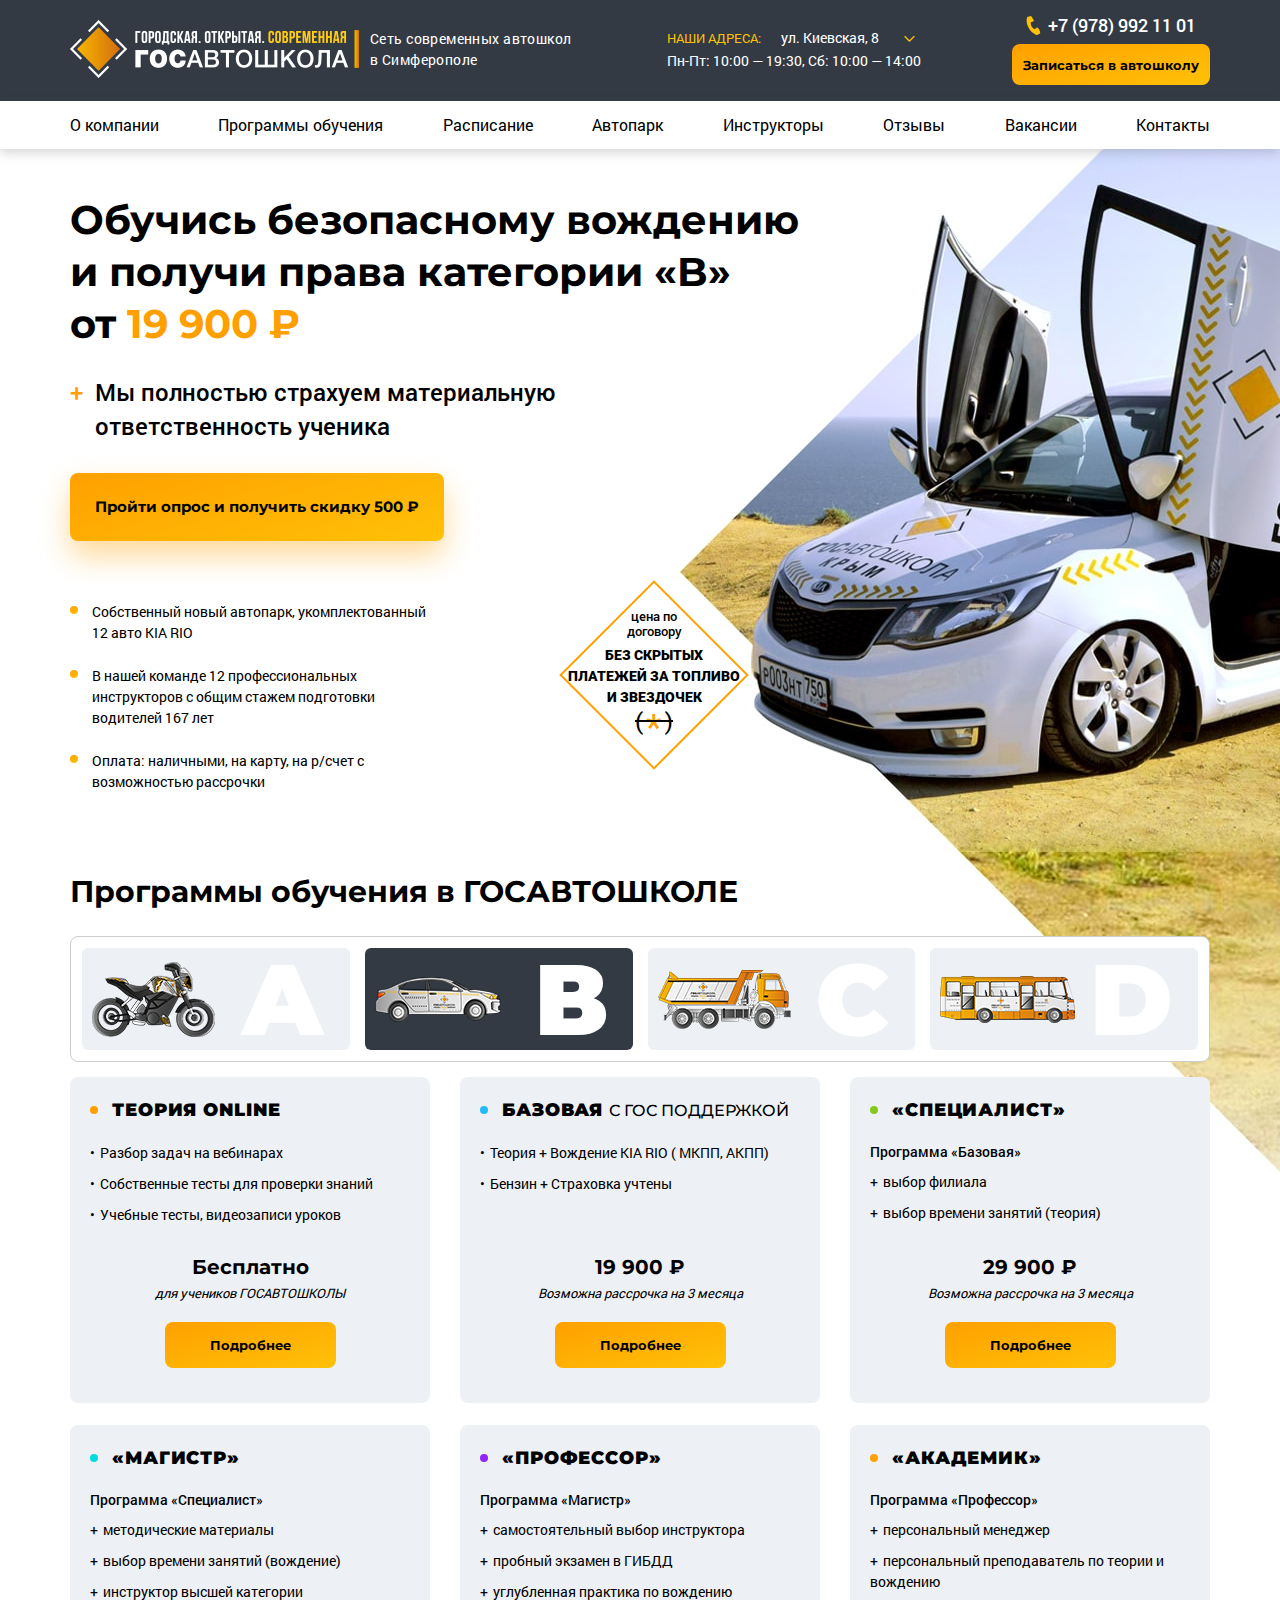
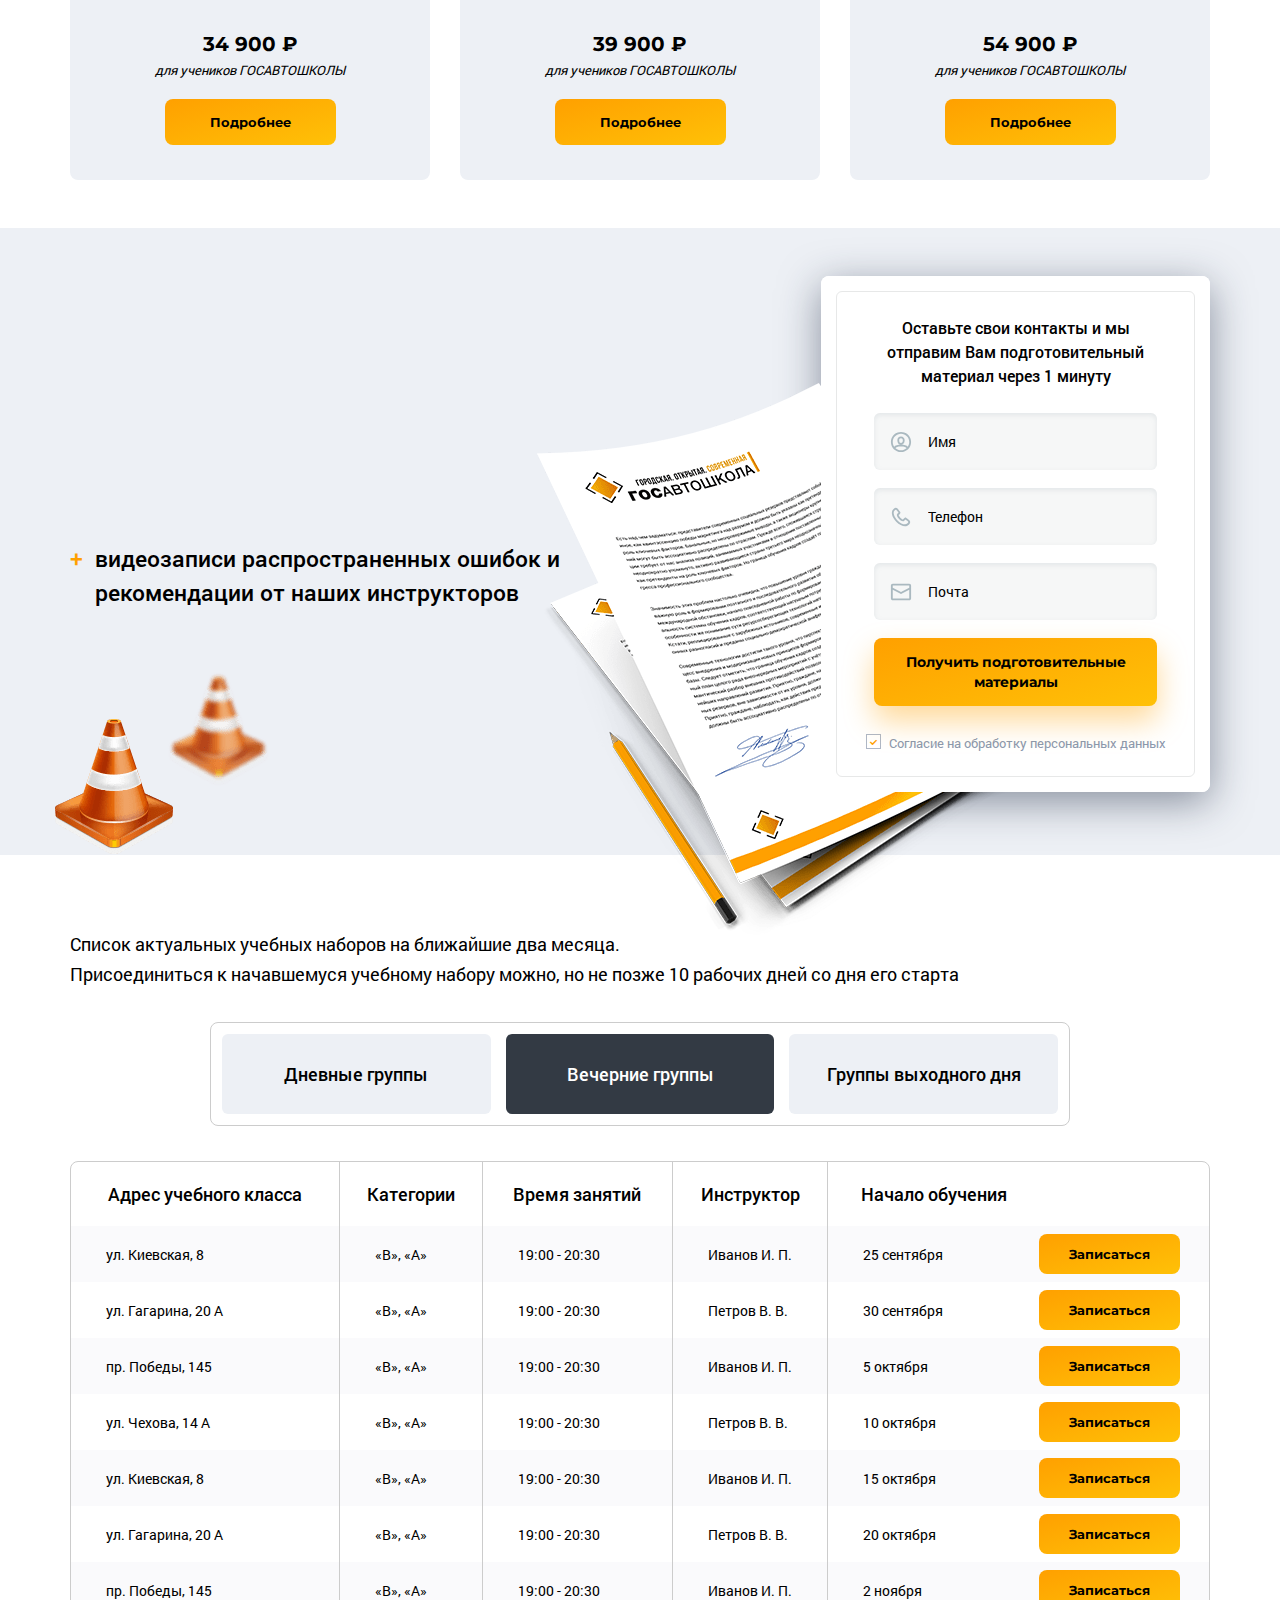
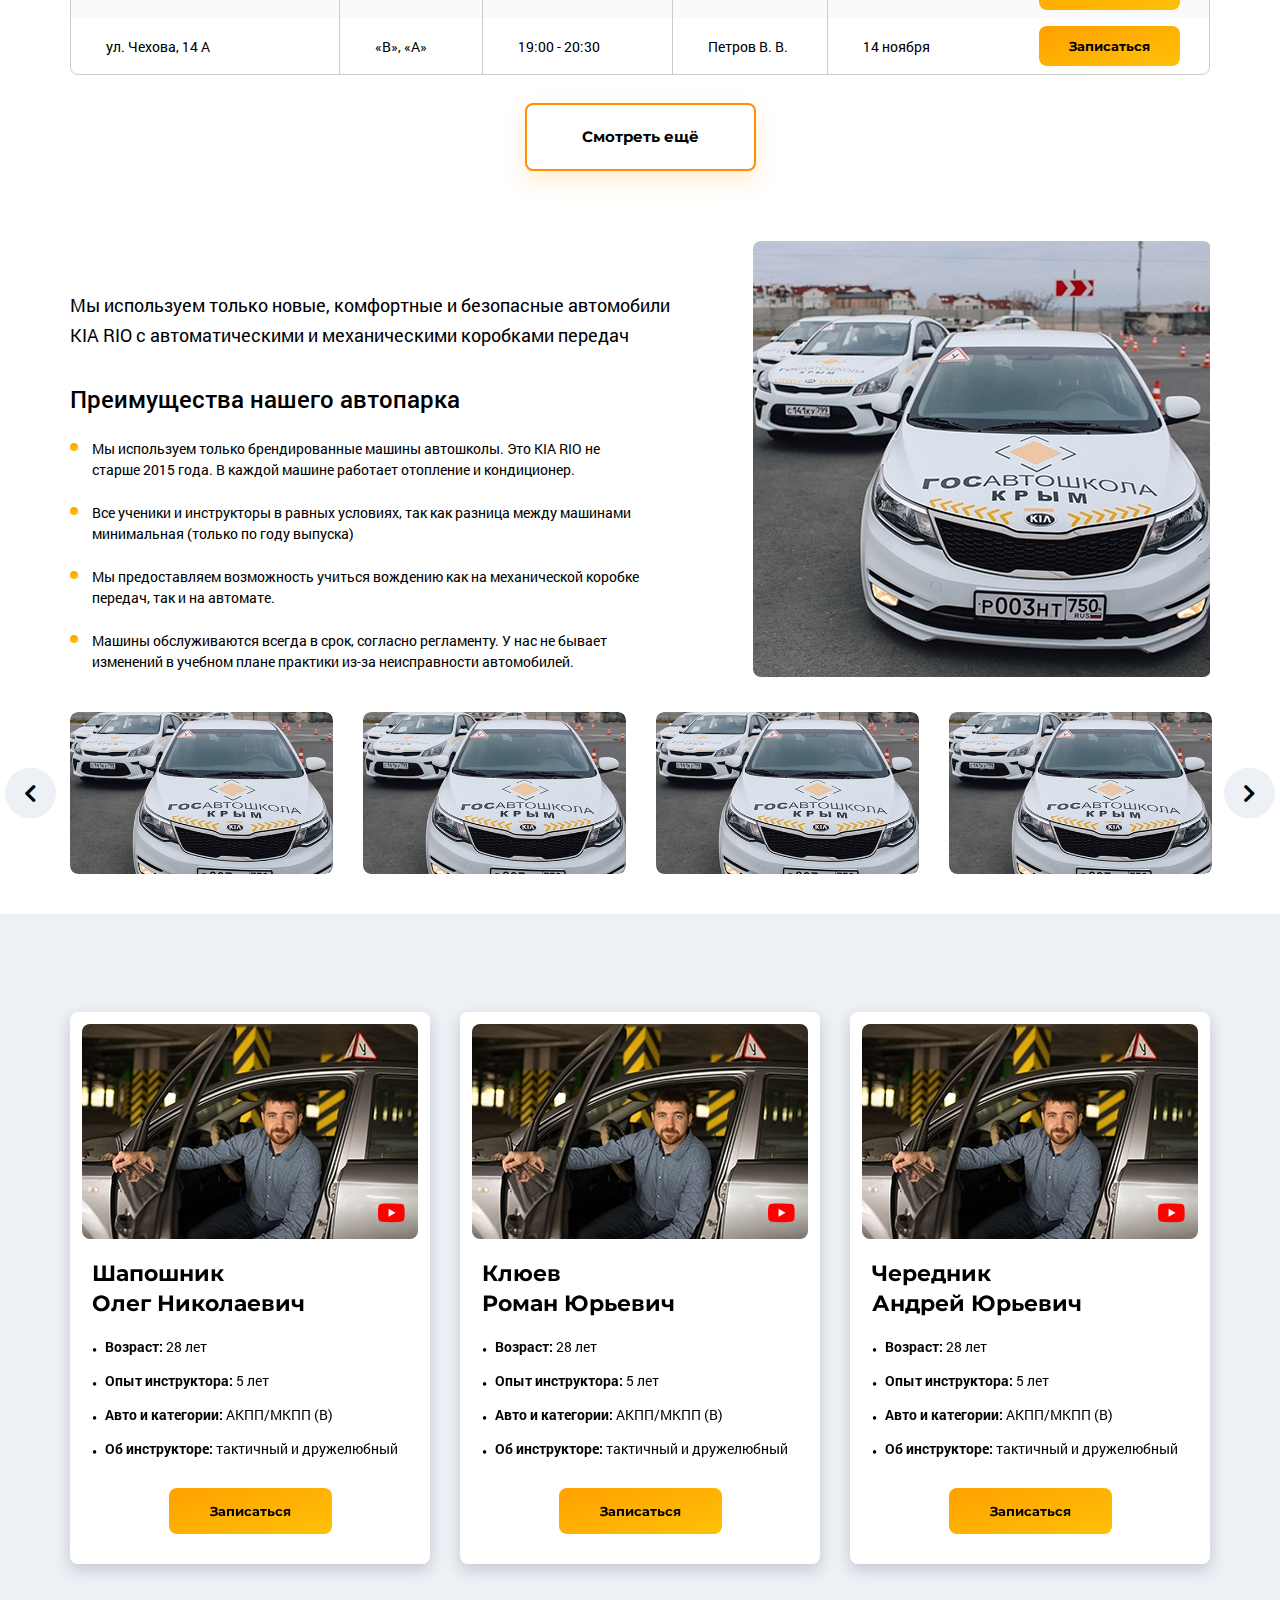
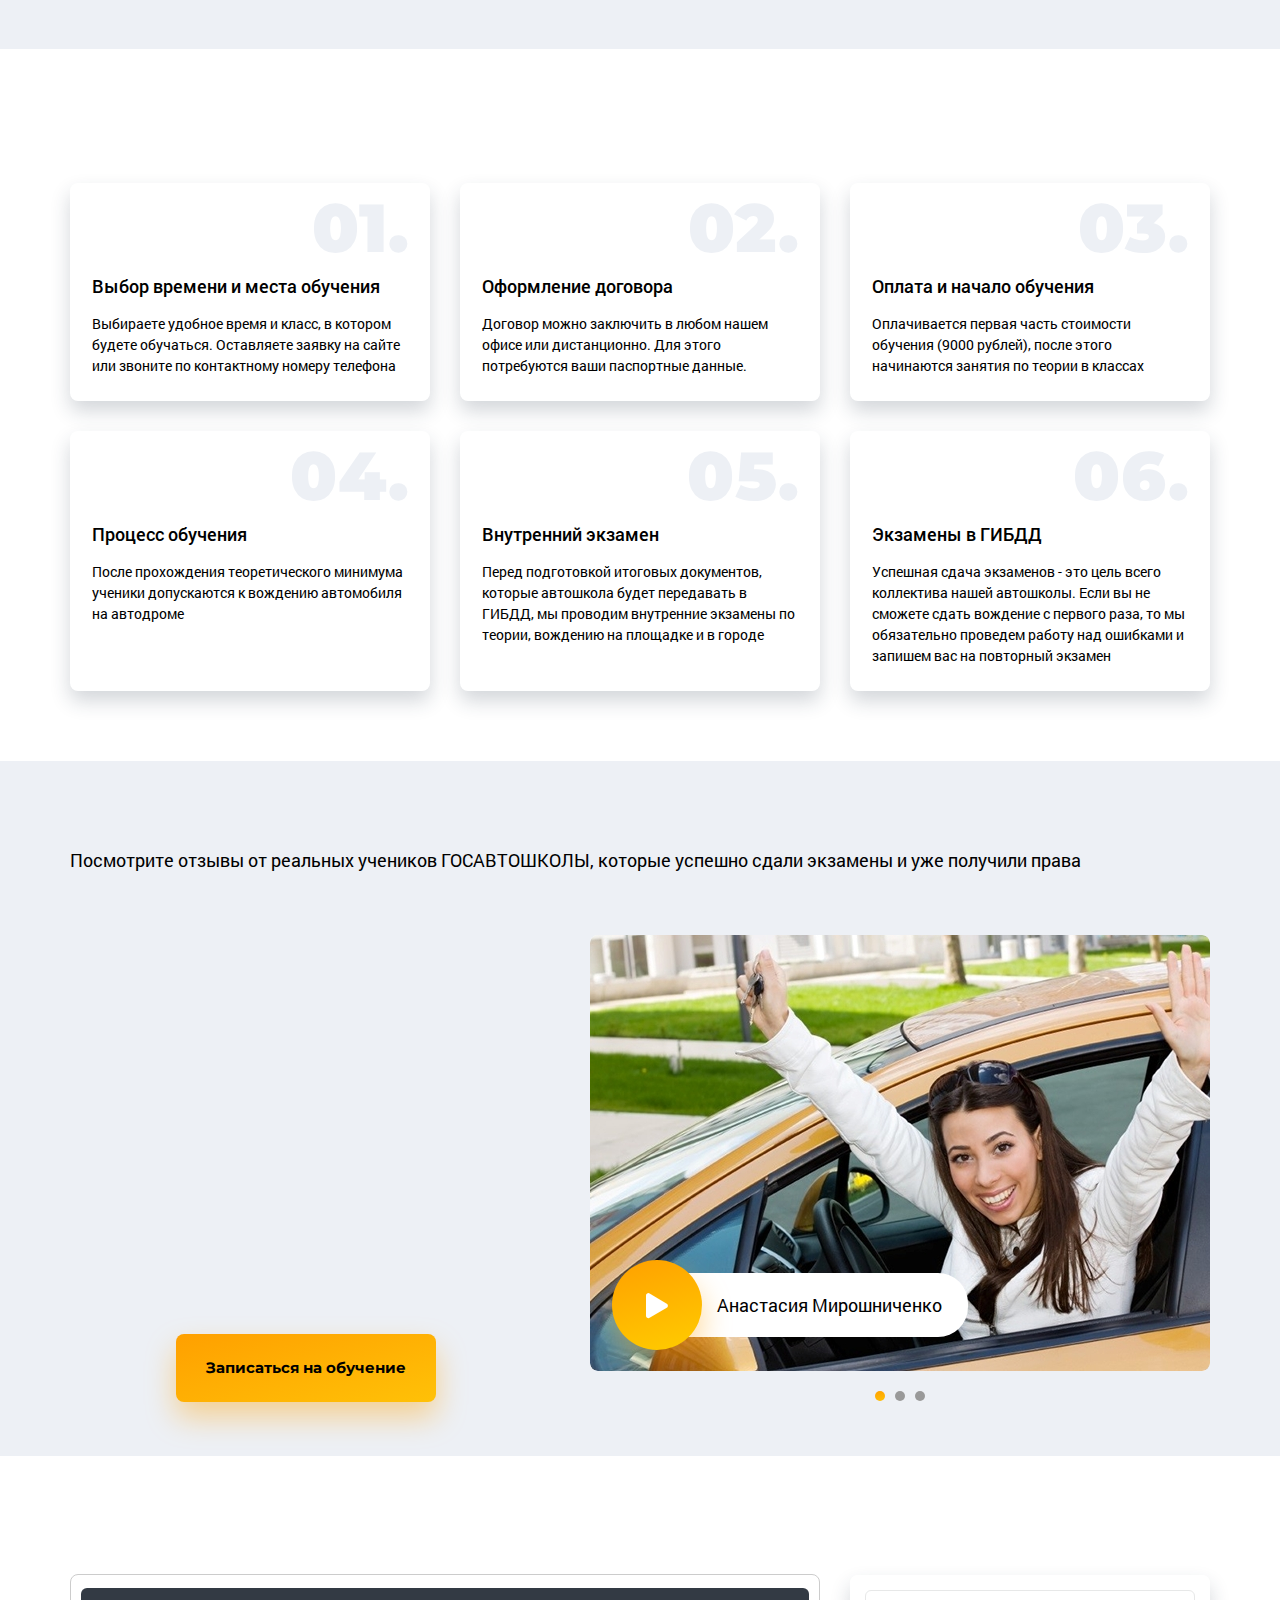
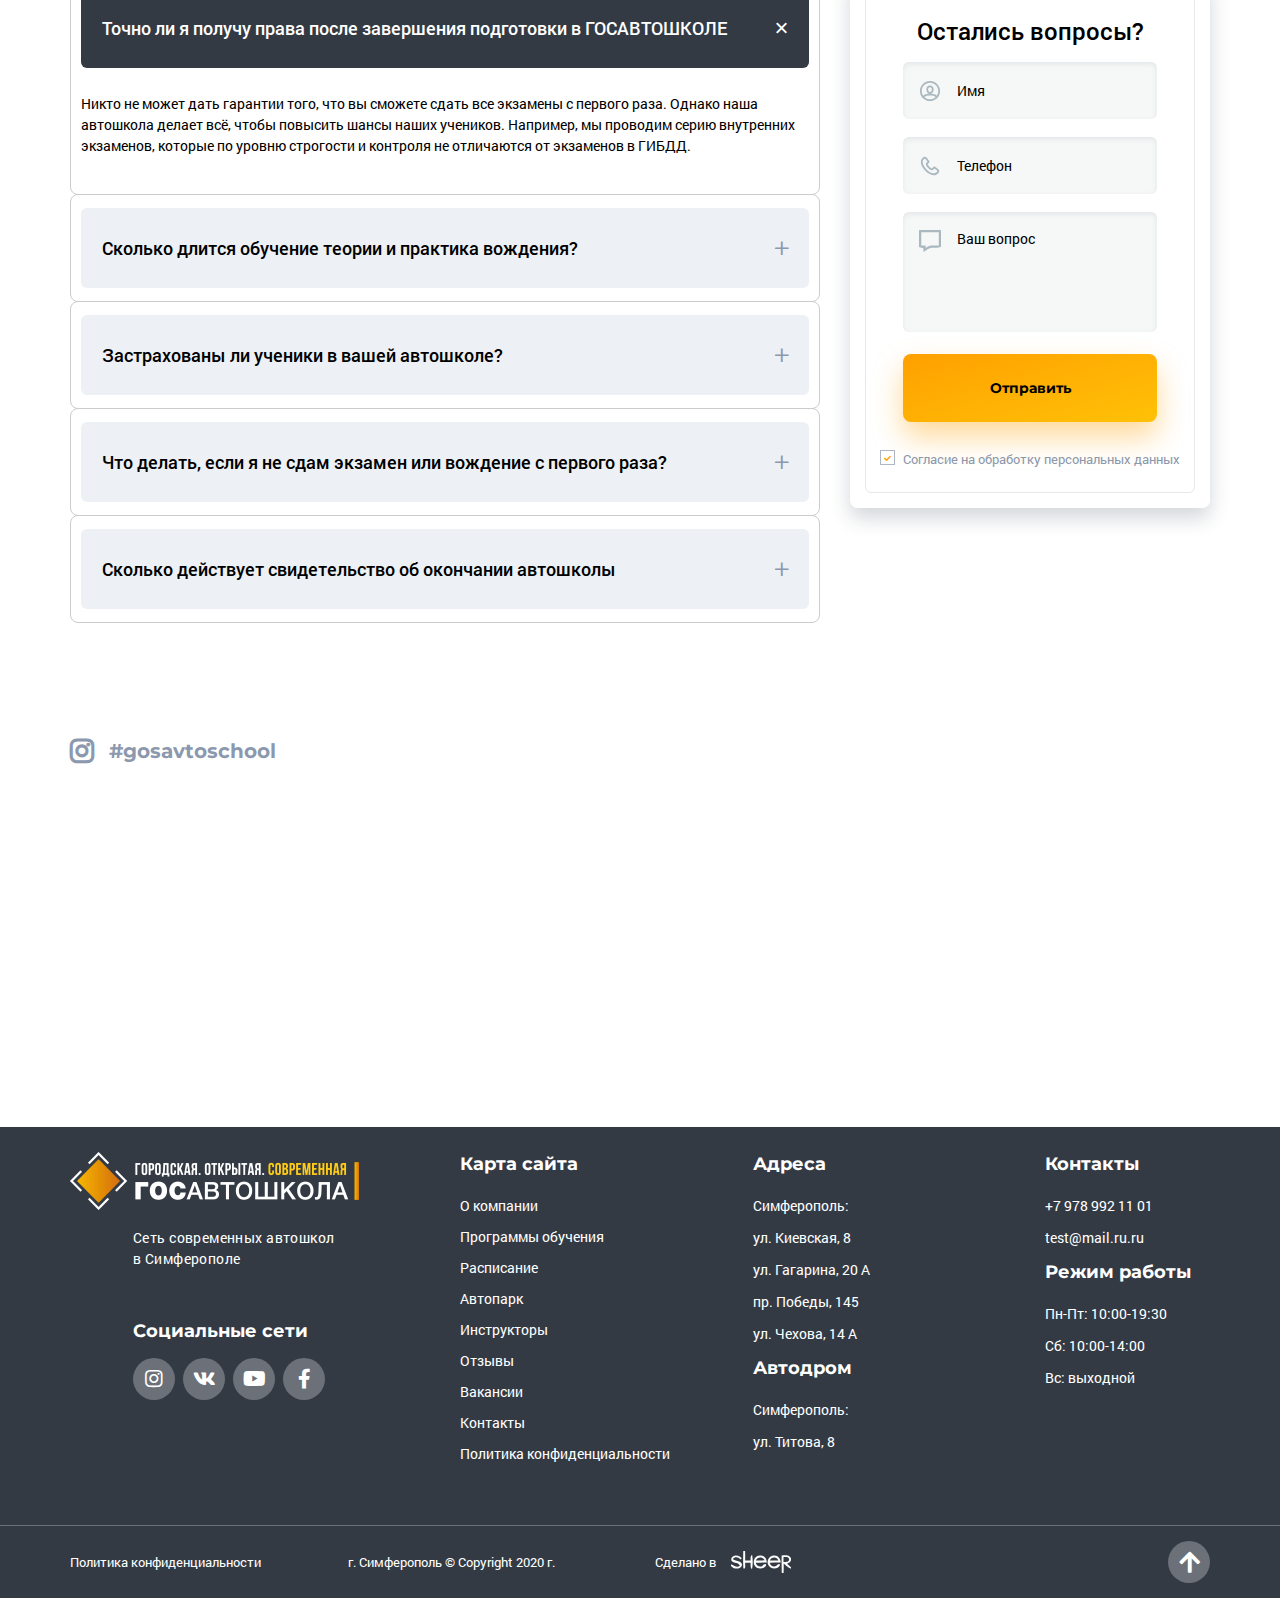
<file: index.html>
<!DOCTYPE html>
<!--[if lt IE 7]><html lang="ru" class="lt-ie9 lt-ie8 lt-ie7"><![endif]-->
<!--[if IE 7]><html lang="ru" class="lt-ie9 lt-ie8"><![endif]-->
<!--[if IE 8]><html lang="ru" class="lt-ie9"><![endif]-->
<!--[if gt IE 8]><!-->
<html lang="ru">
<!--<![endif]-->
<head>
	<meta charset="utf-8" />
	<title>Заголовок</title>
	<meta name="description" content="" />
	<meta http-equiv="X-UA-Compatible" content="IE=edge" />
	<meta name="viewport" content="width=device-width, initial-scale=1.0" />
	<link href="https://fonts.googleapis.com/css2?family=Montserrat:wght@500;700;900&display=swap" rel="stylesheet">
	<link rel="shortcut icon" href="favicon.png" />
	<link rel="stylesheet" href="libs/bootstrap/bootstrap-grid.css" />
	<link rel="stylesheet" href="libs/animate/animate.min.css" />
	<link rel="stylesheet" href="libs/fontawesome-free-5.12.0-web/css/all.min.css" />
	<link rel="stylesheet" href="libs/fancybox/jquery.fancybox.css" />
	<link rel="stylesheet" href="libs/slick-1.5.9/slick/slick.css" />
	<link rel="stylesheet" href="libs/slick-1.5.9/slick/slick-theme.css" />
	<link rel="stylesheet" href="css/fonts.css" />
	<link rel="stylesheet" href="css/main.css?ver=1.60" />
	<link rel="stylesheet" href="css/media.css?ver=1.60" />
</head>
<body>

	<div class="wrapper">

		<header class="header">
			<div class="container">
				<div class="header__wrap">
					<span class="btn_nav">
						<span class='sandwich'>
							<span class='sw-topper'></span>
							<span class='sw-bottom'></span>
							<span class='sw-footer'></span>
						</span>
					</span>
					<div class="logo-wrap">
						<a href="#" class="logo">
							<img src="img/logo.png" alt="alt">
						</a>
						<div class="logo-wrap__descr">Сеть современных автошкол в Симферополе</div>
						<div class="logo-wrap__mobdescr">Симферополь</div>
					</div>
					<div class="header__center">
						<div class="location-header">
							<div class="location-header__title">наши Адреса:</div>
							<div class="location">
								<div class="location__text"><span>ул. Киевская, 8</span><i class="far fa-chevron-down"></i></div>
								<ul class="location-list">
									<li>
										<a href="#">ул. Гагарина, 20 А</a>
									</li>
									<li>
										<a href="#">пр. Победы, 145</a>
									</li>
									<li>
										<a href="#">ул. Чехова, 14 А</a>
									</li>
								</ul>	
							</div>
						</div>
						<div class="header__time">Пн-Пт: 10:00 — 19:30, Сб: 10:00 — 14:00</div>
					</div>
					<div class="header__right">
						<a href="tel:+79789921101" rel="nofollow" class="phone-main">+7 (978) 992 11 01</a>
						<br>
						<a href="#callback" class="btn-main fancybox">Записаться в автошколу</a>
					</div>
					
				</div>
			</div>
			<div class="nav">
				<div class="container">
					<ul class="menu">
						<li><a href="#sect-about">О компании</a></li>
						<li><a href="#sect-tarifs">Программы обучения</a></li>
						<li><a href="#sect-schedule">Расписание</a></li>
						<li><a href="#sect-portfolio">Автопарк</a></li>
						<li><a href="#sect-team">Инструкторы</a></li>
						<li><a href="#sect-reviews">Отзывы</a></li>
						<li><a href="#sect-questions">Вакансии</a></li>
						<li><a href="#sect-footer">Контакты</a></li>
					</ul>
				</div>
			</div>
		</header>

		<div class="billbord" id="sect-about">
			<div class="container">
				<div class="row">
					<div class="col-xl-8 col-lg-9 col-md-10">
						<h1 class="title-big fadeInUp wow" data-wow-iteration="1">Обучись безопасному вождению и получи права категории «B» <br>от <span>19 900 ₽</span></h1>
						<ul class="list-plus fadeInUp wow" data-wow-iteration="1" data-wow-delay="0.5s">
							<li> Мы полностью страхуем материальную ответственность ученика</li>
						</ul>
						<div class="billbord-romb billbord-romb_mob">
							<div class="billbord-romb__title">цена по <br>договору</div>
							<div class="billbord-romb__name">Без скрытых <br>платежей за топливо <br>и звездочек <br><div class="line-throught">(<span>*</span>)</div></div>
						</div>
						<a href="#" class="btn-main fadeInUp wow" data-wow-iteration="1" data-wow-delay="0.7s">Пройти опрос и получить скидку 500&nbsp;₽</a>
						<div class="billbord__flex">
							<ul class="list-dots">
								<li>Собственный новый автопарк, укомплектованный 12 авто KIA RIO</li>
								<li>В нашей команде 12 профессиональных инструкторов c общим стажем подготовки водителей 167 лет</li>
								<li>Оплата: наличными, на карту, на р/счет с возможностью рассрочки</li>
							</ul>
							<div class="billbord-romb">
								<div class="billbord-romb__title">цена по <br>договору</div>
								<div class="billbord-romb__name">Без скрытых <br>платежей за топливо <br>и звездочек <br><div class="line-throught">(<span>*</span>)</div></div>
							</div>
						</div>
					</div>
				</div>
				<div class="billbord__image">
					<img src="img/billbord2.jpg" alt="alt">
				</div>
			</div>
		</div>

		<div class="tarifs" id="sect-tarifs">
			<div class="container">
				<h2 class="title-section fadeInUp wow" data-wow-iteration="1">Программы обучения в ГОСАВТОШКОЛЕ</h2>
				<ul class="tabs-main">
					<li>
						<a href="#tab-tarif1">
							<img src="img/tab_tarif1_1.png" alt="alt">
							<span>А</span>
						</a>
					</li>
					<li class="active">
						<a href="#tab-tarif2">
							<img src="img/tab_tarif2_1.png" alt="alt">
							<span>В</span>
						</a>
					</li>
					<li>
						<a href="#tab-tarif3">
							<img src="img/tab_tarif3_1.png" alt="alt">
							<span>С</span>
						</a>
					</li>
					<li>
						<a href="#tab-tarif4">
							<img src="img/tab_tarif4_1.png" alt="alt">
							<span>D</span>
						</a>
					</li>
				</ul>
				<div class="tab-container">
					<div class="tab-pane" id="tab-tarif1">
						<div class="row row_tarifs">
							<div class="col-lg-4 col-md-6">
								<div class="item-tarif item-tarif__type1">
									<div class="item-tarif__name">Теория ONLINE</div>
									<ul class="item-tarif__list">
										<li>Разбор задач на вебинарах</li>
										<li>Собственные тесты для проверки знаний</li>
										<li>Учебные тесты, видеозаписи уроков</li>
									</ul>
									<div class="item-tarif__bottom">
										<div class="item-tarif__price">Бесплатно</div>
										<div class="item-tarif__descrprice">для учеников ГОСАВТОШКОЛЫ</div>
										<a href="#" class="btn-main">Подробнее</a>
									</div>
								</div>
							</div>
							<div class="col-lg-4 col-md-6">
								<div class="item-tarif item-tarif__type2">
									<div class="item-tarif__name">базовая <span>С Гос поддержкой</span></div>
									<ul class="item-tarif__list">
										<li>Теория + Вождение KIA RIO   ( МКПП, АКПП) </li>
										<li>Бензин + Страховка учтены</li>
									</ul>
									<div class="item-tarif__bottom">
										<div class="item-tarif__price">19 900 ₽</div>
										<div class="item-tarif__descrprice">Возможна рассрочка на 3 месяца</div>
										<a href="#" class="btn-main">Подробнее</a>
									</div>
								</div>
							</div>
							<div class="col-lg-4 col-md-6">
								<div class="item-tarif item-tarif__type3">
									<div class="item-tarif__name">«СПЕЦИАЛИСТ»</div>
									<div class="item-tarif__descr">Программа «Базовая»</div>
									<ul class="item-tarif__list item-tarif__list_plus">
										<li>выбор филиала </li>
										<li>выбор времени занятий (теория)</li>
									</ul>
									<div class="item-tarif__bottom">
										<div class="item-tarif__price">29 900 ₽</div>
										<div class="item-tarif__descrprice">Возможна рассрочка на 3 месяца</div>
										<a href="#" class="btn-main">Подробнее</a>
									</div>
								</div>
							</div>
							<div class="col-lg-4 col-md-6">
								<div class="item-tarif item-tarif__type4">
									<div class="item-tarif__name">«магистр»</div>
									<div class="item-tarif__descr">Программа «Специалист»</div>
									<ul class="item-tarif__list item-tarif__list_plus">
										<li>методические материалы</li>
										<li>выбор времени занятий (вождение)</li>
										<li>инструктор высшей категории</li>
									</ul>
									<div class="item-tarif__bottom">
										<div class="item-tarif__price">34 900 ₽</div>
										<div class="item-tarif__descrprice">для учеников ГОСАВТОШКОЛЫ</div>
										<a href="#" class="btn-main">Подробнее</a>
									</div>
								</div>
							</div>
							<div class="col-lg-4 col-md-6">
								<div class="item-tarif item-tarif__type5">
									<div class="item-tarif__name">«профессор»</div>
									<div class="item-tarif__descr">Программа «Магистр»</div>
									<ul class="item-tarif__list item-tarif__list_plus">
										<li>самостоятельный выбор инструктора</li>
										<li>пробный экзамен в ГИБДД</li>
										<li>углубленная практика по вождению</li>
									</ul>
									<div class="item-tarif__bottom">
										<div class="item-tarif__price">39 900 ₽</div>
										<div class="item-tarif__descrprice">для учеников ГОСАВТОШКОЛЫ</div>
										<a href="#" class="btn-main">Подробнее</a>
									</div>
								</div>
							</div>
							<div class="col-lg-4 col-md-6">
								<div class="item-tarif item-tarif__type6">
									<div class="item-tarif__name">«академик»</div>
									<div class="item-tarif__descr">Программа «Профессор»</div>
									<ul class="item-tarif__list item-tarif__list_plus">
										<li>персональный менеджер </li>
										<li>персональный преподаватель по теории и вождению</li>
									</ul>
									<div class="item-tarif__bottom">
										<div class="item-tarif__price">54 900 ₽</div>
										<div class="item-tarif__descrprice">для учеников ГОСАВТОШКОЛЫ</div>
										<a href="#" class="btn-main">Подробнее</a>
									</div>
								</div>
							</div>
						</div>
					</div>
					<div class="tab-pane" id="tab-tarif2">
						<div class="row row_tarifs">
							<div class="col-lg-4 col-md-6">
								<div class="item-tarif item-tarif__type1">
									<div class="item-tarif__name">Теория ONLINE</div>
									<ul class="item-tarif__list">
										<li>Разбор задач на вебинарах</li>
										<li>Собственные тесты для проверки знаний</li>
										<li>Учебные тесты, видеозаписи уроков</li>
									</ul>
									<div class="item-tarif__bottom">
										<div class="item-tarif__price">Бесплатно</div>
										<div class="item-tarif__descrprice">для учеников ГОСАВТОШКОЛЫ</div>
										<a href="#" class="btn-main">Подробнее</a>
									</div>
								</div>
							</div>
							<div class="col-lg-4 col-md-6">
								<div class="item-tarif item-tarif__type2">
									<div class="item-tarif__name">базовая <span>С Гос поддержкой</span></div>
									<ul class="item-tarif__list">
										<li>Теория + Вождение KIA RIO   ( МКПП, АКПП) </li>
										<li>Бензин + Страховка учтены</li>
									</ul>
									<div class="item-tarif__bottom">
										<div class="item-tarif__price">19 900 ₽</div>
										<div class="item-tarif__descrprice">Возможна рассрочка на 3 месяца</div>
										<a href="#" class="btn-main">Подробнее</a>
									</div>
								</div>
							</div>
							<div class="col-lg-4 col-md-6">
								<div class="item-tarif item-tarif__type3">
									<div class="item-tarif__name">«СПЕЦИАЛИСТ»</div>
									<div class="item-tarif__descr">Программа «Базовая»</div>
									<ul class="item-tarif__list item-tarif__list_plus">
										<li>выбор филиала </li>
										<li>выбор времени занятий (теория)</li>
									</ul>
									<div class="item-tarif__bottom">
										<div class="item-tarif__price">29 900 ₽</div>
										<div class="item-tarif__descrprice">Возможна рассрочка на 3 месяца</div>
										<a href="#" class="btn-main">Подробнее</a>
									</div>
								</div>
							</div>
							<div class="col-lg-4 col-md-6">
								<div class="item-tarif item-tarif__type4">
									<div class="item-tarif__name">«магистр»</div>
									<div class="item-tarif__descr">Программа «Специалист»</div>
									<ul class="item-tarif__list item-tarif__list_plus">
										<li>методические материалы</li>
										<li>выбор времени занятий (вождение)</li>
										<li>инструктор высшей категории</li>
									</ul>
									<div class="item-tarif__bottom">
										<div class="item-tarif__price">34 900 ₽</div>
										<div class="item-tarif__descrprice">для учеников ГОСАВТОШКОЛЫ</div>
										<a href="#" class="btn-main">Подробнее</a>
									</div>
								</div>
							</div>
							<div class="col-lg-4 col-md-6">
								<div class="item-tarif item-tarif__type5">
									<div class="item-tarif__name">«профессор»</div>
									<div class="item-tarif__descr">Программа «Магистр»</div>
									<ul class="item-tarif__list item-tarif__list_plus">
										<li>самостоятельный выбор инструктора</li>
										<li>пробный экзамен в ГИБДД</li>
										<li>углубленная практика по вождению</li>
									</ul>
									<div class="item-tarif__bottom">
										<div class="item-tarif__price">39 900 ₽</div>
										<div class="item-tarif__descrprice">для учеников ГОСАВТОШКОЛЫ</div>
										<a href="#" class="btn-main">Подробнее</a>
									</div>
								</div>
							</div>
							<div class="col-lg-4 col-md-6">
								<div class="item-tarif item-tarif__type6">
									<div class="item-tarif__name">«академик»</div>
									<div class="item-tarif__descr">Программа «Профессор»</div>
									<ul class="item-tarif__list item-tarif__list_plus">
										<li>персональный менеджер </li>
										<li>персональный преподаватель по теории и вождению</li>
									</ul>
									<div class="item-tarif__bottom">
										<div class="item-tarif__price">54 900 ₽</div>
										<div class="item-tarif__descrprice">для учеников ГОСАВТОШКОЛЫ</div>
										<a href="#" class="btn-main">Подробнее</a>
									</div>
								</div>
							</div>
						</div>
					</div>
					<div class="tab-pane" id="tab-tarif3">
						<div class="row row_tarifs">
							<div class="col-lg-4 col-md-6">
								<div class="item-tarif item-tarif__type1">
									<div class="item-tarif__name">Теория ONLINE</div>
									<ul class="item-tarif__list">
										<li>Разбор задач на вебинарах</li>
										<li>Собственные тесты для проверки знаний</li>
										<li>Учебные тесты, видеозаписи уроков</li>
									</ul>
									<div class="item-tarif__bottom">
										<div class="item-tarif__price">Бесплатно</div>
										<div class="item-tarif__descrprice">для учеников ГОСАВТОШКОЛЫ</div>
										<a href="#" class="btn-main">Подробнее</a>
									</div>
								</div>
							</div>
							<div class="col-lg-4 col-md-6">
								<div class="item-tarif item-tarif__type2">
									<div class="item-tarif__name">базовая <span>С Гос поддержкой</span></div>
									<ul class="item-tarif__list">
										<li>Теория + Вождение KIA RIO   ( МКПП, АКПП) </li>
										<li>Бензин + Страховка учтены</li>
									</ul>
									<div class="item-tarif__bottom">
										<div class="item-tarif__price">19 900 ₽</div>
										<div class="item-tarif__descrprice">Возможна рассрочка на 3 месяца</div>
										<a href="#" class="btn-main">Подробнее</a>
									</div>
								</div>
							</div>
							<div class="col-lg-4 col-md-6">
								<div class="item-tarif item-tarif__type3">
									<div class="item-tarif__name">«СПЕЦИАЛИСТ»</div>
									<div class="item-tarif__descr">Программа «Базовая»</div>
									<ul class="item-tarif__list item-tarif__list_plus">
										<li>выбор филиала </li>
										<li>выбор времени занятий (теория)</li>
									</ul>
									<div class="item-tarif__bottom">
										<div class="item-tarif__price">29 900 ₽</div>
										<div class="item-tarif__descrprice">Возможна рассрочка на 3 месяца</div>
										<a href="#" class="btn-main">Подробнее</a>
									</div>
								</div>
							</div>
							<div class="col-lg-4 col-md-6">
								<div class="item-tarif item-tarif__type4">
									<div class="item-tarif__name">«магистр»</div>
									<div class="item-tarif__descr">Программа «Специалист»</div>
									<ul class="item-tarif__list item-tarif__list_plus">
										<li>методические материалы</li>
										<li>выбор времени занятий (вождение)</li>
										<li>инструктор высшей категории</li>
									</ul>
									<div class="item-tarif__bottom">
										<div class="item-tarif__price">34 900 ₽</div>
										<div class="item-tarif__descrprice">для учеников ГОСАВТОШКОЛЫ</div>
										<a href="#" class="btn-main">Подробнее</a>
									</div>
								</div>
							</div>
							<div class="col-lg-4 col-md-6">
								<div class="item-tarif item-tarif__type5">
									<div class="item-tarif__name">«профессор»</div>
									<div class="item-tarif__descr">Программа «Магистр»</div>
									<ul class="item-tarif__list item-tarif__list_plus">
										<li>самостоятельный выбор инструктора</li>
										<li>пробный экзамен в ГИБДД</li>
										<li>углубленная практика по вождению</li>
									</ul>
									<div class="item-tarif__bottom">
										<div class="item-tarif__price">39 900 ₽</div>
										<div class="item-tarif__descrprice">для учеников ГОСАВТОШКОЛЫ</div>
										<a href="#" class="btn-main">Подробнее</a>
									</div>
								</div>
							</div>
							<div class="col-lg-4 col-md-6">
								<div class="item-tarif item-tarif__type6">
									<div class="item-tarif__name">«академик»</div>
									<div class="item-tarif__descr">Программа «Профессор»</div>
									<ul class="item-tarif__list item-tarif__list_plus">
										<li>персональный менеджер </li>
										<li>персональный преподаватель по теории и вождению</li>
									</ul>
									<div class="item-tarif__bottom">
										<div class="item-tarif__price">54 900 ₽</div>
										<div class="item-tarif__descrprice">для учеников ГОСАВТОШКОЛЫ</div>
										<a href="#" class="btn-main">Подробнее</a>
									</div>
								</div>
							</div>
						</div>
					</div>
					<div class="tab-pane" id="tab-tarif4">
						<div class="row row_tarifs">
							<div class="col-lg-4 col-md-6">
								<div class="item-tarif item-tarif__type1">
									<div class="item-tarif__name">Теория ONLINE</div>
									<ul class="item-tarif__list">
										<li>Разбор задач на вебинарах</li>
										<li>Собственные тесты для проверки знаний</li>
										<li>Учебные тесты, видеозаписи уроков</li>
									</ul>
									<div class="item-tarif__bottom">
										<div class="item-tarif__price">Бесплатно</div>
										<div class="item-tarif__descrprice">для учеников ГОСАВТОШКОЛЫ</div>
										<a href="#" class="btn-main">Подробнее</a>
									</div>
								</div>
							</div>
							<div class="col-lg-4 col-md-6">
								<div class="item-tarif item-tarif__type2">
									<div class="item-tarif__name">базовая <span>С Гос поддержкой</span></div>
									<ul class="item-tarif__list">
										<li>Теория + Вождение KIA RIO   ( МКПП, АКПП) </li>
										<li>Бензин + Страховка учтены</li>
									</ul>
									<div class="item-tarif__bottom">
										<div class="item-tarif__price">19 900 ₽</div>
										<div class="item-tarif__descrprice">Возможна рассрочка на 3 месяца</div>
										<a href="#" class="btn-main">Подробнее</a>
									</div>
								</div>
							</div>
							<div class="col-lg-4 col-md-6">
								<div class="item-tarif item-tarif__type3">
									<div class="item-tarif__name">«СПЕЦИАЛИСТ»</div>
									<div class="item-tarif__descr">Программа «Базовая»</div>
									<ul class="item-tarif__list item-tarif__list_plus">
										<li>выбор филиала </li>
										<li>выбор времени занятий (теория)</li>
									</ul>
									<div class="item-tarif__bottom">
										<div class="item-tarif__price">29 900 ₽</div>
										<div class="item-tarif__descrprice">Возможна рассрочка на 3 месяца</div>
										<a href="#" class="btn-main">Подробнее</a>
									</div>
								</div>
							</div>
							<div class="col-lg-4 col-md-6">
								<div class="item-tarif item-tarif__type4">
									<div class="item-tarif__name">«магистр»</div>
									<div class="item-tarif__descr">Программа «Специалист»</div>
									<ul class="item-tarif__list item-tarif__list_plus">
										<li>методические материалы</li>
										<li>выбор времени занятий (вождение)</li>
										<li>инструктор высшей категории</li>
									</ul>
									<div class="item-tarif__bottom">
										<div class="item-tarif__price">34 900 ₽</div>
										<div class="item-tarif__descrprice">для учеников ГОСАВТОШКОЛЫ</div>
										<a href="#" class="btn-main">Подробнее</a>
									</div>
								</div>
							</div>
							<div class="col-lg-4 col-md-6">
								<div class="item-tarif item-tarif__type5">
									<div class="item-tarif__name">«профессор»</div>
									<div class="item-tarif__descr">Программа «Магистр»</div>
									<ul class="item-tarif__list item-tarif__list_plus">
										<li>самостоятельный выбор инструктора</li>
										<li>пробный экзамен в ГИБДД</li>
										<li>углубленная практика по вождению</li>
									</ul>
									<div class="item-tarif__bottom">
										<div class="item-tarif__price">39 900 ₽</div>
										<div class="item-tarif__descrprice">для учеников ГОСАВТОШКОЛЫ</div>
										<a href="#" class="btn-main">Подробнее</a>
									</div>
								</div>
							</div>
							<div class="col-lg-4 col-md-6">
								<div class="item-tarif item-tarif__type6">
									<div class="item-tarif__name">«академик»</div>
									<div class="item-tarif__descr">Программа «Профессор»</div>
									<ul class="item-tarif__list item-tarif__list_plus">
										<li>персональный менеджер </li>
										<li>персональный преподаватель по теории и вождению</li>
									</ul>
									<div class="item-tarif__bottom">
										<div class="item-tarif__price">54 900 ₽</div>
										<div class="item-tarif__descrprice">для учеников ГОСАВТОШКОЛЫ</div>
										<a href="#" class="btn-main">Подробнее</a>
									</div>
								</div>
							</div>
						</div>
					</div>
				</div>
			</div>
		</div>

		<div class="presents" id="sect-presents">
			<div class="container">
				<div class="image-shashki">
					<img src="img/shashki.png" alt="alt">
				</div>
				<div class="row align-items-center">
					<div class="col-lg-6 col_left-form">
						<h2 class="title-section fadeInUp wow" data-wow-iteration="1">Получите <span>бесплатно</span> выжимку из методических материалов для успешной сдачи экзамена <br>по вождению </h2>
						<ul class="list-plus">
							<li>видеозаписи распространенных ошибок и рекомендации от наших инструкторов </li>
						</ul>
					</div>
					<div class="col-lg-6">
						<div class="block-form">
							<div class="block-form__image">
								<img src="img/img_form1_1.png" alt="alt">
							</div>
							<div class="title-form-mob">Получите <span>бесплатно</span> выжимку из методических материалов для успешной сдачи экзамена по вождению </div>
							<div class="block-form__title">Оставьте свои контакты и мы отправим Вам подготовительный материал через 1 минуту</div>
							<form>
								<div class="item-form">
									<div class="item-form__icon">
										<img src="img/ic_user.svg" alt="alt">
									</div>
									<input type="text" placeholder="Имя" required="required">
								</div>
								<div class="item-form">
									<div class="item-form__icon">
										<img src="img/ic_phone.svg" alt="alt">
									</div>
									<input type="text" placeholder="Телефон" class="input-phone" required="required">
								</div>
								<div class="item-form">
									<div class="item-form__icon">
										<img src="img/ic_mail.svg" alt="alt">
									</div>
									<input type="text" placeholder="Почта" required="required">
								</div>
								<button class="btn-main">Получить подготовительные материалы</button>
								<div class="checkbox-wrap">
									<div class="checkbox">
										<label>
											<input type="checkbox" required="required" checked="checked" />
											<span>Согласие на обработку персональных данных</span>
										</label>
									</div>
								</div>
							</form>
						</div>
					</div>
				</div>
			</div>
		</div>

		<div class="schedule" id="sect-schedule">
			<div class="container">
				<h2 class="title-section fadeInUp wow" data-wow-iteration="1">Учебные классы и расписание</h2>
				<div class="descr-title">
					<p>Список актуальных учебных наборов на ближайшие два месяца. </p>
					<p>Присоединиться к начавшемуся учебному набору можно, но не позже 10 рабочих дней со дня его старта</p>
				</div>
				<ul class="tabs-main">
					<li>
						<a href="#tab-schedule1">Дневные группы</a>
					</li>
					<li class="active">
						<a href="#tab-schedule2">Вечерние группы</a>
					</li>
					<li>
						<a href="#tab-schedule3">Группы выходного дня</a>
					</li>
				</ul>
				<div class="tab-container">
					<div class="tab-pane" id="tab-schedule1">
						<div class="table-wrap">
							<table>
								<thead>
									<tr>
										<td>Адрес учебного класса</td>
										<td>Категории</td>
										<td>Время занятий</td>
										<td>Инструктор</td>
										<td>Начало обучения</td>
										<td></td>
									</tr>
								</thead>
								<tbody>
									<tr>
										<td>ул. Киевская, 8</td>
										<td>«В», «А»</td>
										<td>19:00 - 20:30</td>
										<td>Иванов И. П.</td>
										<td>25 сентября</td>
										<td><a href="#" class="btn-main">Записаться</a></td>
									</tr>
									<tr>
										<td>ул. Гагарина, 20 А</td>
										<td>«В», «А»</td>
										<td>19:00 - 20:30</td>
										<td>Петров В. В.</td>
										<td>30 сентября</td>
										<td><a href="#" class="btn-main">Записаться</a></td>
									</tr>
									<tr>
										<td>пр. Победы, 145</td>
										<td>«В», «А»</td>
										<td>19:00 - 20:30</td>
										<td>Иванов И. П.</td>
										<td>5 октября</td>
										<td><a href="#" class="btn-main">Записаться</a></td>
									</tr>
									<tr>
										<td>ул. Чехова, 14 А</td>
										<td>«В», «А»</td>
										<td>19:00 - 20:30</td>
										<td>Петров В. В.</td>
										<td>10 октября</td>
										<td><a href="#" class="btn-main">Записаться</a></td>
									</tr>
									<tr>
										<td>ул. Киевская, 8</td>
										<td>«В», «А»</td>
										<td>19:00 - 20:30</td>
										<td>Иванов И. П.</td>
										<td>15 октября</td>
										<td><a href="#" class="btn-main">Записаться</a></td>
									</tr>
									<tr>
										<td>ул. Гагарина, 20 А</td>
										<td>«В», «А»</td>
										<td>19:00 - 20:30</td>
										<td>Петров В. В.</td>
										<td>20 октября</td>
										<td><a href="#" class="btn-main">Записаться</a></td>
									</tr>
									<tr>
										<td>пр. Победы, 145</td>
										<td>«В», «А»</td>
										<td>19:00 - 20:30</td>
										<td>Иванов И. П.</td>
										<td>2 ноября</td>
										<td><a href="#" class="btn-main">Записаться</a></td>
									</tr>
									<tr>
										<td>ул. Чехова, 14 А</td>
										<td>«В», «А»</td>
										<td>19:00 - 20:30</td>
										<td>Петров В. В.</td>
										<td>14 ноября</td>
										<td><a href="#" class="btn-main">Записаться</a></td>
									</tr>
								</tbody>
							</table>
						</div>
						<div class="align_center">
							<a href="#" class="btn-page">Смотреть ещё</a>
						</div>
					</div>
					<div class="tab-pane" id="tab-schedule2">
						<div class="table-wrap">
							<table>
								<thead>
									<tr>
										<td>Адрес учебного класса</td>
										<td>Категории</td>
										<td>Время занятий</td>
										<td>Инструктор</td>
										<td>Начало обучения</td>
										<td></td>
									</tr>
								</thead>
								<tbody>
									<tr>
										<td>ул. Киевская, 8</td>
										<td>«В», «А»</td>
										<td>19:00 - 20:30</td>
										<td>Иванов И. П.</td>
										<td>25 сентября</td>
										<td><a href="#" class="btn-main">Записаться</a></td>
									</tr>
									<tr>
										<td>ул. Гагарина, 20 А</td>
										<td>«В», «А»</td>
										<td>19:00 - 20:30</td>
										<td>Петров В. В.</td>
										<td>30 сентября</td>
										<td><a href="#" class="btn-main">Записаться</a></td>
									</tr>
									<tr>
										<td>пр. Победы, 145</td>
										<td>«В», «А»</td>
										<td>19:00 - 20:30</td>
										<td>Иванов И. П.</td>
										<td>5 октября</td>
										<td><a href="#" class="btn-main">Записаться</a></td>
									</tr>
									<tr>
										<td>ул. Чехова, 14 А</td>
										<td>«В», «А»</td>
										<td>19:00 - 20:30</td>
										<td>Петров В. В.</td>
										<td>10 октября</td>
										<td><a href="#" class="btn-main">Записаться</a></td>
									</tr>
									<tr>
										<td>ул. Киевская, 8</td>
										<td>«В», «А»</td>
										<td>19:00 - 20:30</td>
										<td>Иванов И. П.</td>
										<td>15 октября</td>
										<td><a href="#" class="btn-main">Записаться</a></td>
									</tr>
									<tr>
										<td>ул. Гагарина, 20 А</td>
										<td>«В», «А»</td>
										<td>19:00 - 20:30</td>
										<td>Петров В. В.</td>
										<td>20 октября</td>
										<td><a href="#" class="btn-main">Записаться</a></td>
									</tr>
									<tr>
										<td>пр. Победы, 145</td>
										<td>«В», «А»</td>
										<td>19:00 - 20:30</td>
										<td>Иванов И. П.</td>
										<td>2 ноября</td>
										<td><a href="#" class="btn-main">Записаться</a></td>
									</tr>
									<tr>
										<td>ул. Чехова, 14 А</td>
										<td>«В», «А»</td>
										<td>19:00 - 20:30</td>
										<td>Петров В. В.</td>
										<td>14 ноября</td>
										<td><a href="#" class="btn-main">Записаться</a></td>
									</tr>
								</tbody>
							</table>
						</div>
						<div class="align_center">
							<a href="#" class="btn-page">Смотреть ещё</a>
						</div>
					</div>
					<div class="tab-pane" id="tab-schedule3">
						<div class="table-wrap">
							<table>
								<thead>
									<tr>
										<td>Адрес учебного класса</td>
										<td>Категории</td>
										<td>Время занятий</td>
										<td>Инструктор</td>
										<td>Начало обучения</td>
										<td></td>
									</tr>
								</thead>
								<tbody>
									<tr>
										<td>ул. Киевская, 8</td>
										<td>«В», «А»</td>
										<td>19:00 - 20:30</td>
										<td>Иванов И. П.</td>
										<td>25 сентября</td>
										<td><a href="#" class="btn-main">Записаться</a></td>
									</tr>
									<tr>
										<td>ул. Гагарина, 20 А</td>
										<td>«В», «А»</td>
										<td>19:00 - 20:30</td>
										<td>Петров В. В.</td>
										<td>30 сентября</td>
										<td><a href="#" class="btn-main">Записаться</a></td>
									</tr>
									<tr>
										<td>пр. Победы, 145</td>
										<td>«В», «А»</td>
										<td>19:00 - 20:30</td>
										<td>Иванов И. П.</td>
										<td>5 октября</td>
										<td><a href="#" class="btn-main">Записаться</a></td>
									</tr>
									<tr>
										<td>ул. Чехова, 14 А</td>
										<td>«В», «А»</td>
										<td>19:00 - 20:30</td>
										<td>Петров В. В.</td>
										<td>10 октября</td>
										<td><a href="#" class="btn-main">Записаться</a></td>
									</tr>
									<tr>
										<td>ул. Киевская, 8</td>
										<td>«В», «А»</td>
										<td>19:00 - 20:30</td>
										<td>Иванов И. П.</td>
										<td>15 октября</td>
										<td><a href="#" class="btn-main">Записаться</a></td>
									</tr>
									<tr>
										<td>ул. Гагарина, 20 А</td>
										<td>«В», «А»</td>
										<td>19:00 - 20:30</td>
										<td>Петров В. В.</td>
										<td>20 октября</td>
										<td><a href="#" class="btn-main">Записаться</a></td>
									</tr>
									<tr>
										<td>пр. Победы, 145</td>
										<td>«В», «А»</td>
										<td>19:00 - 20:30</td>
										<td>Иванов И. П.</td>
										<td>2 ноября</td>
										<td><a href="#" class="btn-main">Записаться</a></td>
									</tr>
									<tr>
										<td>ул. Чехова, 14 А</td>
										<td>«В», «А»</td>
										<td>19:00 - 20:30</td>
										<td>Петров В. В.</td>
										<td>14 ноября</td>
										<td><a href="#" class="btn-main">Записаться</a></td>
									</tr>
								</tbody>
							</table>
						</div>
						<div class="align_center">
							<a href="#" class="btn-page">Смотреть ещё</a>
						</div>
					</div>
				</div>
			</div>
		</div>

		<div class="portfolio" id="sect-portfolio">
			<div class="container">
				<div class="row">
					<div class="col-lg-7">
						<h2 class="title-section fadeInUp wow" data-wow-iteration="1">Автопарк ГОСАВТОШКОЛЫ</h2>
						<div class="descr-title">Мы используем только новые, комфортные и безопасные автомобили KIA&nbsp;RIO с автоматическими и механическими коробками передач</div>
						<div class="title-middle">Преимущества нашего автопарка</div>
						<ul class="list-dots">
							<li>Мы используем только брендированные машины автошколы. Это KIA RIO не старше 2015 года. В каждой машине работает отопление и кондиционер. </li>
							<li>Все ученики и инструкторы в равных условиях, так как разница между машинами минимальная (только по году выпуска)</li>
							<li>Мы предоставляем возможность учиться вождению как на механической коробке передач, так и на автомате.</li>
							<li>Машины обслуживаются всегда в срок, согласно регламенту. У нас не бывает изменений в учебном плане практики из-за неисправности автомобилей.</li>
						</ul>
					</div>
					<div class="col-lg-5">
						<ul class="slider-for">
							<li>
								<div class="slider-for__item">
									<img src="img/slide1.jpg" alt="alt">
								</div>
							</li>
							<li>
								<div class="slider-for__item">
									<img src="img/slide1.jpg" alt="alt">
								</div>
							</li>
							<li>
								<div class="slider-for__item">
									<img src="img/slide1.jpg" alt="alt">
								</div>
							</li>
							<li>
								<div class="slider-for__item">
									<img src="img/slide1.jpg" alt="alt">
								</div>
							</li>
							<li>
								<div class="slider-for__item">
									<img src="img/slide1.jpg" alt="alt">
								</div>
							</li>
						</ul>
					</div>
					<div class="col-12">
						<ul class="slider-nav">
							<li>
								<div class="slider-nav__item">
									<img src="img/slide1.jpg" alt="alt">
								</div>
							</li>
							<li>
								<div class="slider-nav__item">
									<img src="img/slide1.jpg" alt="alt">
								</div>
							</li>
							<li>
								<div class="slider-nav__item">
									<img src="img/slide1.jpg" alt="alt">
								</div>
							</li>
							<li>
								<div class="slider-nav__item">
									<img src="img/slide1.jpg" alt="alt">
								</div>
							</li>
							<li>
								<div class="slider-nav__item">
									<img src="img/slide1.jpg" alt="alt">
								</div>
							</li>
						</ul>
					</div>
				</div>
			</div>
		</div>

		<div class="team" id="sect-team">
			<div class="container">
				<h2 class="title-section fadeInUp wow" data-wow-iteration="1">Наши инструкторы</h2>
				<ul class="slider-team">
					<li>
						<div class="item-team">
							<div class="item-team__image">
								<img src="img/team1.jpg" alt="alt">
								<a href="#video1" class="btn-youtube fancybox"><i class="fab fa-youtube"></i></a>
							</div>
							<div class="item-team__content">
								<div class="item-team__name">
									<p>Шапошник</p>
									<p>Олег Николаевич</p>
								</div>
								<div class="item-team__line"><span>Возраст:</span> 28 лет</div>
								<div class="item-team__line"><span>Опыт инструктора:</span> 5 лет</div>
								<div class="item-team__line"><span>Авто и категории:</span> АКПП/МКПП (В)</div>
								<div class="item-team__line"><span>Об инструкторе:</span> тактичный и дружелюбный</div>
							</div>
							<a href="#" class="btn-main">Записаться</a>
						</div>
					</li>
					<li>
						<div class="item-team">
							<div class="item-team__image">
								<img src="img/team1.jpg" alt="alt">
								<a href="#video1" class="btn-youtube fancybox"><i class="fab fa-youtube"></i></a>
							</div>
							<div class="item-team__content">
								<div class="item-team__name">
									<p>Клюев </p>
									<p>Роман Юрьевич</p>
								</div>
								<div class="item-team__line"><span>Возраст:</span> 28 лет</div>
								<div class="item-team__line"><span>Опыт инструктора:</span> 5 лет</div>
								<div class="item-team__line"><span>Авто и категории:</span> АКПП/МКПП (В)</div>
								<div class="item-team__line"><span>Об инструкторе:</span> тактичный и дружелюбный</div>
							</div>
							<a href="#" class="btn-main">Записаться</a>
						</div>
					</li>
					<li>
						<div class="item-team">
							<div class="item-team__image">
								<img src="img/team1.jpg" alt="alt">
								<a href="#video1" class="btn-youtube fancybox"><i class="fab fa-youtube"></i></a>
							</div>
							<div class="item-team__content">
								<div class="item-team__name">
									<p>Чередник</p>
									<p>Андрей Юрьевич</p>
								</div>
								<div class="item-team__line"><span>Возраст:</span> 28 лет</div>
								<div class="item-team__line"><span>Опыт инструктора:</span> 5 лет</div>
								<div class="item-team__line"><span>Авто и категории:</span> АКПП/МКПП (В)</div>
								<div class="item-team__line"><span>Об инструкторе:</span> тактичный и дружелюбный</div>
							</div>
							<a href="#" class="btn-main">Записаться</a>
						</div>
					</li>
				</ul>
			</div>
		</div>

		<div class="steps" id="sect-steps">
			<div class="container">
				<h2 class="title-section fadeInUp wow" data-wow-iteration="1">Как пройти обучение в ГОСАВТОШКОЛЕ</h2>
				<div class="row row_steps">
					<div class="col-lg-4 col-md-6">
						<div class="item-step">
							<div class="item-step__icon">
								<img src="img/step1.png" class="zoomIn wow" data-wow-iteration="1" alt="alt">
							</div>
							<div class="item-step__number">01.</div>
							<div class="item-step__title">Выбор времени и места обучения</div>
							<p>Выбираете удобное время и класс, в котором будете обучаться. Оставляете заявку на сайте или звоните по контактному номеру телефона</p>
						</div>
					</div>
					<div class="col-lg-4 col-md-6">
						<div class="item-step">
							<div class="item-step__icon">
								<img src="img/step2.png" class="zoomIn wow" data-wow-iteration="1" alt="alt">
							</div>
							<div class="item-step__number">02.</div>
							<div class="item-step__title">Оформление договора</div>
							<p>Договор можно заключить в любом нашем офисе или дистанционно. Для этого потребуются ваши паспортные данные.</p>
						</div>
					</div>
					<div class="col-lg-4 col-md-6">
						<div class="item-step">
							<div class="item-step__icon">
								<img src="img/step3.png" class="zoomIn wow" data-wow-iteration="1" alt="alt">
							</div>
							<div class="item-step__number">03.</div>
							<div class="item-step__title">Оплата и начало обучения</div>
							<p>Оплачивается первая часть стоимости обучения (9000 рублей), после этого начинаются занятия по теории в классах </p>
						</div>
					</div>
					<div class="col-lg-4 col-md-6">
						<div class="item-step">
							<div class="item-step__icon">
								<img src="img/step4.png" class="zoomIn wow" data-wow-iteration="1" alt="alt">
							</div>
							<div class="item-step__number">04.</div>
							<div class="item-step__title">Процесс обучения</div>
							<p>После прохождения теоретического минимума ученики допускаются к вождению автомобиля на автодроме</p>
						</div>
					</div>
					<div class="col-lg-4 col-md-6">
						<div class="item-step">
							<div class="item-step__icon">
								<img src="img/step5.png" class="zoomIn wow" data-wow-iteration="1" alt="alt">
							</div>
							<div class="item-step__number">05.</div>
							<div class="item-step__title">Внутренний экзамен</div>
							<p>Перед подготовкой итоговых документов, которые автошкола будет передавать в ГИБДД, мы проводим внутренние экзамены по теории, вождению на площадке и в городе</p>
						</div>
					</div>
					<div class="col-lg-4 col-md-6">
						<div class="item-step">
							<div class="item-step__icon">
								<img src="img/step6.png" class="zoomIn wow" data-wow-iteration="1" alt="alt">
							</div>
							<div class="item-step__number">06.</div>
							<div class="item-step__title">Экзамены в ГИБДД</div>
							<p>Успешная сдача экзаменов - это цель всего коллектива нашей автошколы. Если вы не сможете сдать вождение с первого раза, то мы обязательно проведем работу над ошибками и запишем вас на повторный экзамен </p>
						</div>
					</div>
				</div>
			</div>
		</div>

		<div class="reviews" id="sect-reviews">
			<div class="container">
				<h2 class="title-section fadeInUp wow" data-wow-iteration="1">Отзывы о нашей автошколе</h2>
				<div class="descr-title">Посмотрите отзывы от реальных учеников ГОСАВТОШКОЛЫ, которые успешно сдали экзамены и уже получили права</div>
				<div class="row">
					<div class="col-lg-5 col_pr">
						<div class="statistic fadeInLeft wow" data-wow-iteration="1" data-wow-delay="0.5s">
							<div class="statistic__romb">99,5%</div>
							<p>Наших учеников сдают экзамен <br>по теории в ГИБДД с первого раза </p>
						</div>
						<div class="statistic fadeInLeft wow" data-wow-iteration="1" data-wow-delay="0.1s">
							<div class="statistic__romb">1,3</div>
							<p>Попытки в среднем нужно нашему ученику для сдачи экзамена по вождению в городе</p>
						</div>
						<div class="statistic fadeInLeft wow" data-wow-iteration="1" data-wow-delay="0.5s">
							<div class="statistic__romb">9,4/10</div>
							<p>Балл внутренней оценки качества предоставляемых нашей автошколой услуг (по опросам учеников в 2019 году)</p>
						</div>
						<div class="reviews-button-wrap">
							<a href="#" class="btn-main">Записаться на обучение</a>
						</div>
					</div>
					<div class="col-lg-7 col_review">
						<ul class="slider-review">
							<li>
								<div class="slider-review__item">
									<img src="img/review1.jpg" alt="alt">
									<a href="#video1" class="btn-view fancybox">
										<span class="btn-view__icon"><i class="fas fa-play"></i></span>
										<span class="btn-view__text">Анастасия Мирошниченко</span>
									</a>
								</div>
							</li>
							<li>
								<div class="slider-review__item">
									<img src="img/review1.jpg" alt="alt">
									<a href="#video1" class="btn-view fancybox">
										<span class="btn-view__icon"><i class="fas fa-play"></i></span>
										<span class="btn-view__text">Анастасия Мирошниченко</span>
									</a>
								</div>
							</li>
							<li>
								<div class="slider-review__item">
									<img src="img/review1.jpg" alt="alt">
									<a href="#video1" class="btn-view fancybox">
										<span class="btn-view__icon"><i class="fas fa-play"></i></span>
										<span class="btn-view__text">Анастасия Мирошниченко</span>
									</a>
								</div>
							</li>
						</ul>
					</div>
				</div>
			</div>
		</div>

		<div class="questions" id="sect-questions">
			<div class="container">
				<h2 class="title-section fadeInUp wow" data-wow-iteration="1">Топ 10 вопросов об обучении в ГОСАВТОШКОЛЕ</h2>
				<div class="row">
					<div class="col-xl-8 col-lg-7">
						<div class="question active">
							<div class="question__name">Точно ли я получу права после завершения подготовки в ГОСАВТОШКОЛЕ<div class="question__btn"><i class="fal fa-plus"></i></div></div>
							<div class="question__answer" style="display: block;">
								<article>
									<p>Никто не может дать гарантии того, что вы сможете сдать все экзамены с первого раза. Однако наша автошкола делает всё, чтобы повысить шансы наших учеников. Например, мы проводим серию внутренних экзаменов, которые по уровню строгости и контроля не отличаются от экзаменов в ГИБДД.</p>
								</article>
							</div>
						</div>
						<div class="question">
							<div class="question__name">Сколько длится обучение теории и практика вождения?<div class="question__btn"><i class="fal fa-plus"></i></div></div>
							<div class="question__answer">
								<article>
									<p>Никто не может дать гарантии того, что вы сможете сдать все экзамены с первого раза. Однако наша автошкола делает всё, чтобы повысить шансы наших учеников. Например, мы проводим серию внутренних экзаменов, которые по уровню строгости и контроля не отличаются от экзаменов в ГИБДД.</p>
								</article>
							</div>
						</div>
						<div class="question">
							<div class="question__name">Застрахованы ли ученики в вашей автошколе?<div class="question__btn"><i class="fal fa-plus"></i></div></div>
							<div class="question__answer">
								<article>
									<p>Никто не может дать гарантии того, что вы сможете сдать все экзамены с первого раза. Однако наша автошкола делает всё, чтобы повысить шансы наших учеников. Например, мы проводим серию внутренних экзаменов, которые по уровню строгости и контроля не отличаются от экзаменов в ГИБДД.</p>
								</article>
							</div>
						</div>
						<div class="question">
							<div class="question__name">Что делать, если я не сдам экзамен или вождение с первого раза?<div class="question__btn"><i class="fal fa-plus"></i></div></div>
							<div class="question__answer">
								<article>
									<p>Никто не может дать гарантии того, что вы сможете сдать все экзамены с первого раза. Однако наша автошкола делает всё, чтобы повысить шансы наших учеников. Например, мы проводим серию внутренних экзаменов, которые по уровню строгости и контроля не отличаются от экзаменов в ГИБДД.</p>
								</article>
							</div>
						</div>
						<div class="question">
							<div class="question__name">Сколько действует свидетельство об окончании автошколы<div class="question__btn"><i class="fal fa-plus"></i></div></div>
							<div class="question__answer">
								<article>
									<p>Никто не может дать гарантии того, что вы сможете сдать все экзамены с первого раза. Однако наша автошкола делает всё, чтобы повысить шансы наших учеников. Например, мы проводим серию внутренних экзаменов, которые по уровню строгости и контроля не отличаются от экзаменов в ГИБДД.</p>
								</article>
							</div>
						</div>
					</div>
					<div class="col-xl-4 col-lg-5">
						<div class="block-form">
							<div class="block-form__bigtitle">Остались вопросы?</div>
							<form>
								<div class="item-form">
									<div class="item-form__icon">
										<img src="img/ic_user.svg" alt="alt">
									</div>
									<input type="text" placeholder="Имя" required="required">
								</div>
								<div class="item-form">
									<div class="item-form__icon">
										<img src="img/ic_phone.svg" alt="alt">
									</div>
									<input type="text" placeholder="Телефон" class="input-phone" required="required">
								</div>
								<div class="item-form">
									<div class="item-form__icon">
										<img src="img/message.svg" alt="alt">
									</div>
									<textarea placeholder="Ваш вопрос" required="required"></textarea>
								</div>
								<button class="btn-main">Отправить</button>
								<div class="checkbox-wrap">
									<div class="checkbox">
										<label>
											<input type="checkbox" required="required" checked="checked" />
											<span>Согласие на обработку персональных данных</span>
										</label>
									</div>
								</div>
							</form>
						</div>
					</div>
				</div>
			</div>
		</div>

		<div class="instagram" id="sect-instagram">
			<div class="container">
				<h2 class="title-section fadeInUp wow" data-wow-iteration="1">ГОСАВТОШКОЛА в Instagram</h2>
				<div class="title-insta"><i class="fab fa-instagram"></i> #gosavtoschool</div>
				<div class="row row_insta">
					<div class="col-lg-3 col-6">
						<a href="img/insta1.jpg" class="item-insta fancybox flipInY wow" data-wow-iteration="1" rel="group1">
							<span class="item-insta__image">
								<img src="img/insta1.jpg" alt="alt">
							</span>
						</a>
					</div>
					<div class="col-lg-3 col-6">
						<a href="img/insta2.jpg" class="item-insta fancybox flipInY wow" data-wow-iteration="1" rel="group1">
							<span class="item-insta__image">
								<img src="img/insta2.jpg" alt="alt">
							</span>
						</a>
					</div>
					<div class="col-lg-3 col-6">
						<a href="img/insta3.jpg" class="item-insta fancybox flipInY wow" data-wow-iteration="1" rel="group1">
							<span class="item-insta__image">
								<img src="img/insta3.jpg" alt="alt">
							</span>
						</a>
					</div>
					<div class="col-lg-3 col-6">
						<a href="img/insta4.jpg" class="item-insta fancybox flipInY wow" data-wow-iteration="1" rel="group1">
							<span class="item-insta__image">
								<img src="img/insta4.jpg" alt="alt">
							</span>
						</a>
					</div>
				</div>
			</div>
		</div>

		<footer class="footer" id="sect-footer">
			<div class="container">
				<div class="row">
					<div class="col-lg-4 col-md-6">
						<a href="#" class="logo">
							<img src="img/logo.png" alt="alt">
						</a>
						<div class="footer__left-content">
							<div class="desc-logo-footer">Сеть современных автошкол в Симферополе</div>
							<div class="footer__title">Социальные сети</div>
							<ul class="social-list">
								<li><a href="#"><i class="fab fa-instagram"></i></a></li>
								<li><a href="#"><i class="fab fa-vk"></i></a></li>
								<li><a href="#"><i class="fab fa-youtube"></i></a></li>
								<li><a href="#"><i class="fab fa-facebook-f"></i></a></li>
							</ul>
						</div>
					</div>
					<div class="col-lg-3 col-md-6">
						<div class="footer__title">Карта сайта</div>
						<div class="footer__dropdown">
							<ul class="nav-footer">
								<li><a href="#">О компании</a></li>
								<li><a href="#">Программы обучения</a></li>
								<li><a href="#">Расписание</a></li>
								<li><a href="#">Автопарк</a></li>
								<li><a href="#">Инструкторы</a></li>
								<li><a href="#">Отзывы</a></li>
								<li><a href="#">Вакансии</a></li>
								<li><a href="#">Контакты</a></li>
								<li><a href="#">Политика конфиденциальности</a></li>
							</ul>
						</div>
					</div>
					<div class="col-lg-3 col-md-6">
						<div>
							<div class="footer__title">Адреса</div>
							<div class="footer__dropdown">
								<div class="footer__contact">
									<p>Симферополь:</p>
									<p>ул. Киевская, 8 </p>
									<p>ул. Гагарина, 20 А</p>
									<p>пр. Победы, 145 </p>
									<p>ул. Чехова, 14 А</p>
								</div>
							</div>
						</div>
						<div>
							<div class="footer__title">Автодром</div>
							<div class="footer__dropdown">
								<div class="footer__contact">
									<p>Симферополь:</p>
									<p>ул. Титова, 8</p>
								</div>
							</div>
						</div>
					</div>
					<div class="col-lg-2 col-md-6">
						<div>
							<div class="footer__title">Контакты</div>
							<div class="footer__dropdown">
								<div class="footer__contact">
									<p>+7 978 992 11 01</p>
									<p>test@mail.ru.ru</p>
								</div>
							</div>
						</div>
						<div>
							<div class="footer__title">Режим работы</div>
							<div class="footer__dropdown">
								<div class="footer__contact">
									<p>Пн-Пт: 10:00-19:30</p>
									<p>Сб: 10:00-14:00 </p>
									<p>Вс: выходной</p>
								</div>
							</div>
						</div>
					</div>
				</div>
			</div>
			<div class="footer__bottom">
				<div class="container">
					<div class="row align-items-center">
						<div class="col-md-3 col-sm-6">
							<a href="#" class="footer__link">Политика конфиденциальности</a>
						</div>
						<div class="col-md-3 col_pl col-sm-6">
							<p>г. Симферополь © Copyright  2020 г.</p>
						</div>
						<div class="col-md-3 col-sm-6">
							<div class="create">Сделано в <img src="img/copy.svg" alt="alt"></div>
						</div>
						<div class="col-md-3 align_right col-sm-6">
							<a href="#" class="btn_top"><i class="fa fa-arrow-up"></i></a>
						</div>
					</div>
				</div>
			</div>
		</footer>

	</div>


	<div id="callback" class="modal-block">
		<div class="modal-wrap modal-wrap_callback">
			<div class="block-form">
				<div class="modal-wrap__icon">
					<img src="img/shashka.png" alt="alt">
				</div>
				<div class="title-modal">Оставьте заявку</div>
				<div class="descr-modal">наш специалист свяжется с Вами <br>в течение 15 минут</div>
				<form>
					<div class="item-form">
						<div class="item-form__icon">
							<img src="img/ic_user.svg" alt="alt">
						</div>
						<input type="text" placeholder="Имя" required="required">
					</div>
					<div class="item-form">
						<div class="item-form__icon">
							<img src="img/ic_phone.svg" alt="alt">
						</div>
						<input type="text" placeholder="Телефон" class="input-phone" required="required">
					</div>
					<button class="btn-main">Отправить</button>
					<div class="checkbox-wrap">
						<div class="checkbox">
							<label>
								<input type="checkbox" required="required" checked="checked" />
								<span>Согласие на обработку персональных данных</span>
							</label>
						</div>
					</div>
				</form>
			</div>
		</div>
	</div>

	<!--[if lt IE 9]>
	<script src="libs/html5shiv/es5-shim.min.js"></script>
	<script src="libs/html5shiv/html5shiv.min.js"></script>
	<script src="libs/html5shiv/html5shiv-printshiv.min.js"></script>
	<script src="libs/respond/respond.min.js"></script>
<![endif]-->
<script src="libs/jquery/jquery-1.11.1.min.js"></script>
<script src="libs/jquery-mousewheel/jquery.mousewheel.min.js"></script>
<script src="libs/fancybox/jquery.fancybox.pack.js"></script>
<script src="libs/slick-1.5.9/slick/slick.min.js"></script>
<script src="libs/mask/jquery.maskedinput.js"></script>
<script src="libs/animate/wow.min.js"></script>
<script src="libs/animate/animate-css.js"></script>
<script src="libs/scroll2id/PageScroll2id.min.js"></script>
<script src="libs/jQueryFormStyler-master/jquery.formstyler.min.js"></script>
<script src="js/common.js?ver=1.60"></script>
<!-- Yandex.Metrika counter --><!-- /Yandex.Metrika counter -->
<!-- Google Analytics counter --><!-- /Google Analytics counter -->
</body>
</html>
</file>
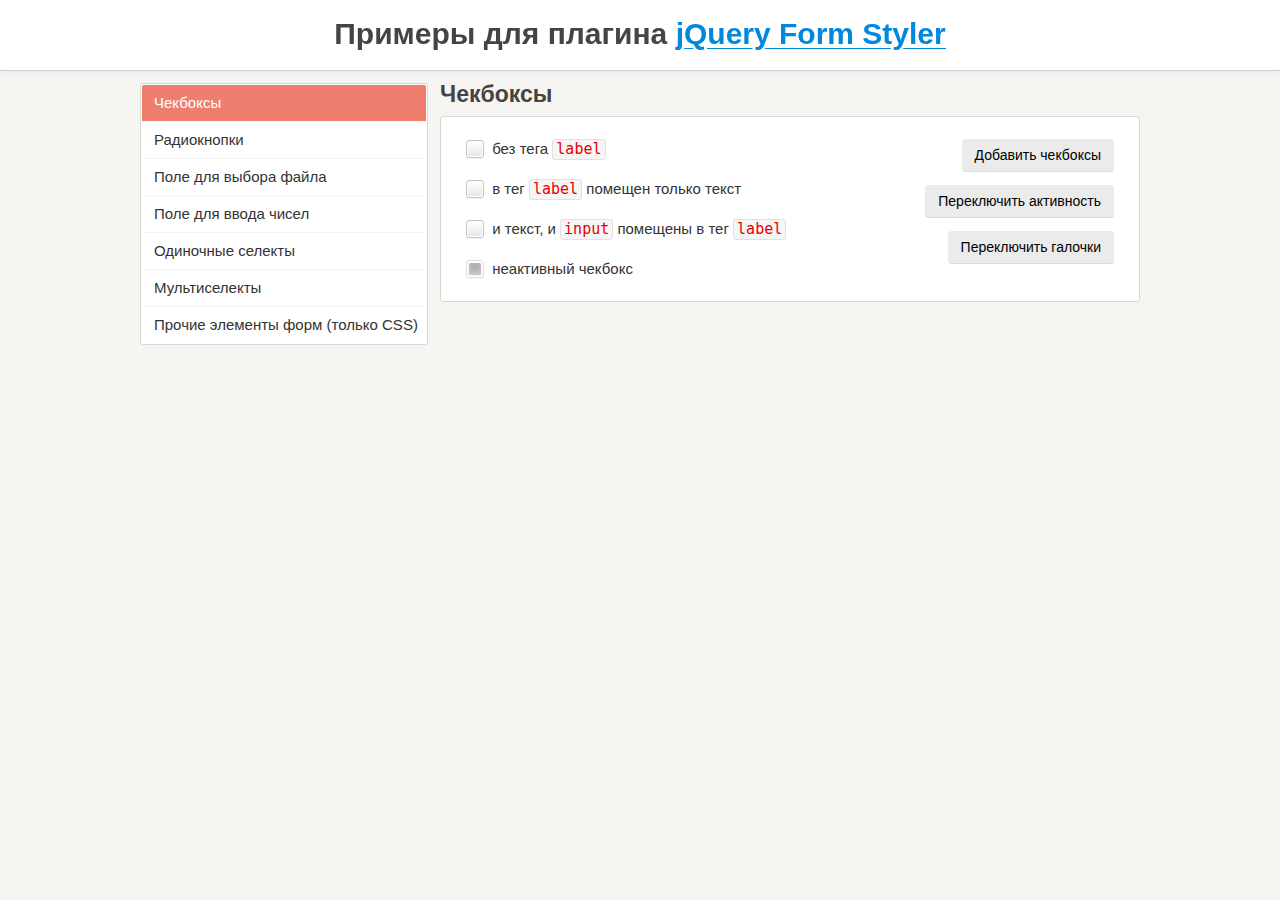
<file: libs/jQueryFormStyler-master/demo/index.html>
<!DOCTYPE html>
<html>
<head>
	<meta charset="utf-8" />
	<meta name="viewport" content="width=device-width, initial-scale=1.0" />
	<title>Примеры для плагина jQuery Form Styler</title>
	<link href="demo.css" rel="stylesheet" />
	<link href="../jquery.formstyler.css" rel="stylesheet" />
	<script src="http://ajax.googleapis.com/ajax/libs/jquery/1.11.3/jquery.min.js"></script>
	<script src="../jquery.formstyler.js"></script>
	<script>
		(function($) {
		$(function() {
			$('input, select').styler({
				selectSearch: true
			});
		});
		})(jQuery);
	</script>
	<script src="demo.js"></script>
</head>

<body>

<h1>Примеры для плагина <a href="http://dimox.name/jquery-form-styler/">jQuery Form Styler</a></h1>

<form method="post">
<div class="wrapper">

	<ul class="menu">
		<li class="current" data-hash="checkbox">Чекбоксы</li>
		<li data-hash="radio">Радиокнопки</li>
		<li data-hash="file">Поле для выбора файла</li>
		<li data-hash="number">Поле для ввода чисел</li>
		<li data-hash="select">Одиночные селекты</li>
		<li data-hash="multiselect">Мультиселекты</li>
		<li data-hash="css">Прочие элементы форм (только CSS)</li>
	</ul>

	<div class="content">

		<div class="box visible">
			<h2>Чекбоксы</h2>

			<div class="section lh">
				<div class="buttons">
					<button type="submit" class="button  add-checkbox">Добавить чекбоксы</button>
					<button type="submit" class="button  disable-input">Переключить активность</button>
					<button type="submit" class="button  check">Переключить галочки</button>
				</div>
				<input type="checkbox" /> без тега <code>label</code><br />
				<span id="r"><input type="checkbox" id="checkbox1" /></span> <label for="checkbox1"> в тег <code>label</code> помещен только текст</label><br />
				<label><input type="checkbox" /> и текст, и <code>input</code> помещены в тег <code>label</code></label><br />
				<label><input type="checkbox" disabled checked /> неактивный чекбокс</label>
			</div><!-- .section -->
		</div><!-- .box -->

		<div class="box">
			<h2>Радиокнопки</h2>

			<div class="section lh">
				<div class="buttons">
					<button type="submit" class="button  add-radio">Добавить радиокнопки</button>
					<button type="submit" class="button  disable-input">Переключить активность</button>
				</div>
				<input type="radio" name="radio" /> без тега <code>label</code><br />
				<input type="radio" name="radio" id="radio1" /> <label for="radio1"> в тег <code>label</code> помещен только текст</label><br />
				<label><input type="radio" name="radio" /> и текст, и <code>input</code> помещены в тег <code>label</code></label><br />
				<label><input type="radio" name="radio" disabled /> неактивная радиокнопка</label>
			</div><!-- .section -->
		</div><!-- .box -->

		<div class="box">
			<h2>Поле для выбора файла</h2>

			<div class="section">
				<div class="buttons">
					<button type="submit" class="button  add-file">Добавить поле</button>
					<button type="submit" class="button  disable-input">Переключить активность</button>
				</div>
				<input type="file" />
			</div><!-- .section -->
		</div><!-- .box -->

		<div class="box">
			<h2>Поле для ввода чисел</h2>

			<div class="section">
				<div class="buttons">
					<button type="submit" class="button  add-number">Добавить поле</button>
					<button type="submit" class="button  disable-input">Переключить активность</button>
				</div>
				<p>Поле без атрибутов.</p>
				<input type="number" />
			</div><!-- .section -->

			<div class="section">
				<p>Поле с атрибутами <code>min="0" max="100" step="5"</code>.</p>
				<input type="number" min="0" max="100" step="5" />
			</div><!-- .section -->

			<div class="section  number-plus-minus">
			<p>Другой вид переключателей.</p>
				<input type="number" />
			</div><!-- .section -->
		</div><!-- .box -->

		<div class="box">

			<h2>Одиночные селекты</h2>

			<p style="color: #43C617">По умолчанию ширина селекта на этой странице установлена 250 пикселей.</p>

			<div class="section">
				<div class="buttons">
					<button type="submit" class="button  add-select">Добавить селект</button>
					<button type="submit" class="button  add-options">Добавить пункты в список</button>
					<button type="submit" class="button  disable-select">Переключить активность селекта</button>
					<button type="submit" class="button  disable-options">Переключить активность пунктов</button>
				</div>
				<p><strong>Простой селект</strong> с несколькими пунктами, <br />один из них неактивный.</p>
				<select>
					<option>-- Выберите --</option>
					<option>Пункт 1</option>
					<option>Пункт 2</option>
					<option disabled>Пункт 3</option>
					<option>Пункт 4</option>
					<option>Пункт 5</option>
				</select>
			</div><!-- .section -->

			<div class="section">

				<p>Селект <strong>без заданной ширины</strong>, имеющий пункт <strong>с длинным текстом</strong>.</p>
				<select class="width-auto">
					<option>-- Выберите --</option>
					<option>Пункт 1</option>
					<option>Пункт 2</option>
					<option>Какой-то пункт с очень-очень-очень длинным-длинным-длинным текстом</option>
					<option>Пункт 4</option>
					<option>Пункт 5</option>
				</select>

				<br /><br />

				<p>Селект <strong>с шириной 200 пикселей</strong>, имеющий пункт <strong>с длинным текстом</strong>.</p>
				<select class="width-200">
					<option>-- Выберите --</option>
					<option>Пункт 1</option>
					<option>Пункт 2</option>
					<option>Какой-то пункт с очень-очень-очень длинным-длинным-длинным текстом</option>
					<option>Пункт 4</option>
					<option>Пункт 5</option>
				</select>

			</div><!-- .section -->

			<div class="section">

				<div class="sec maxheight">
					<p>Выпадающий список этого селекта <br /><strong>органичен по высоте</strong>.</p>
					<select>
						<option>-- Выберите --</option>
						<option>Пункт 1</option>
						<option>Пункт 2</option>
						<option>Пункт 3</option>
						<option>Пункт 4</option>
						<option>Пункт 5</option>
						<option>Пункт 6</option>
						<option>Пункт 7</option>
						<option>Пункт 8</option>
						<option>Пункт 9</option>
						<option>Пункт 10</option>
						<option>Пункт 11</option>
						<option>Пункт 12</option>
						<option>Пункт 13</option>
						<option>Пункт 14</option>
						<option>Пункт 15</option>
						<option>Пункт 16</option>
						<option>Пункт 17</option>
						<option>Пункт 18</option>
						<option>Пункт 19</option>
						<option>Пункт 20</option>
						<option>Пункт 21</option>
						<option>Пункт 22</option>
						<option>Пункт 23</option>
						<option>Пункт 24</option>
						<option>Пункт 25</option>
						<option>Пункт 26</option>
						<option>Пункт 27</option>
						<option>Пункт 28</option>
						<option>Пункт 29</option>
						<option>Пункт 30</option>
					</select>
				</div><!-- .sec -->

				<div class="sec">
					<p>Селект <strong>с длинным списком</strong>, не ограниченным максимальной высотой.</p>
					<select>
						<option>-- Выберите --</option>
						<option>Пункт 1</option>
						<option>Пункт 2</option>
						<option>Пункт 3</option>
						<option>Пункт 4</option>
						<option>Пункт 5</option>
						<option>Пункт 6</option>
						<option>Пункт 7</option>
						<option>Пункт 8</option>
						<option>Пункт 9</option>
						<option>Пункт 10</option>
						<option>Пункт 11</option>
						<option>Пункт 12</option>
						<option>Пункт 13</option>
						<option>Пункт 14</option>
						<option>Пункт 15</option>
						<option>Пункт 16</option>
						<option>Пункт 17</option>
						<option>Пункт 18</option>
						<option>Пункт 19</option>
						<option>Пункт 20</option>
						<option>Пункт 21</option>
						<option>Пункт 22</option>
						<option>Пункт 23</option>
						<option>Пункт 24</option>
						<option>Пункт 25</option>
						<option>Пункт 26</option>
						<option>Пункт 27</option>
						<option>Пункт 28</option>
						<option>Пункт 29</option>
						<option>Пункт 30</option>
						<option>Пункт 31</option>
						<option>Пункт 32</option>
						<option>Пункт 33</option>
						<option>Пункт 34</option>
						<option>Пункт 35</option>
						<option>Пункт 36</option>
						<option>Пункт 37</option>
						<option>Пункт 38</option>
						<option>Пункт 39</option>
						<option>Пункт 40</option>
						<option>Пункт 41</option>
						<option>Пункт 42</option>
						<option>Пункт 43</option>
						<option>Пункт 44</option>
						<option>Пункт 45</option>
						<option>Пункт 46</option>
						<option>Пункт 47</option>
						<option>Пункт 48</option>
						<option>Пункт 49</option>
						<option>Пункт 50</option>
						<option>Пункт 51</option>
						<option>Пункт 52</option>
						<option>Пункт 53</option>
						<option>Пункт 54</option>
						<option>Пункт 55</option>
						<option>Пункт 56</option>
						<option>Пункт 57</option>
						<option>Пункт 58</option>
						<option>Пункт 59</option>
						<option>Пункт 60</option>
						<option>Пункт 61</option>
						<option>Пункт 62</option>
						<option>Пункт 63</option>
						<option>Пункт 64</option>
						<option>Пункт 65</option>
						<option>Пункт 66</option>
						<option>Пункт 67</option>
						<option>Пункт 68</option>
						<option>Пункт 69</option>
						<option>Пункт 70</option>
						<option>Пункт 71</option>
						<option>Пункт 72</option>
						<option>Пункт 73</option>
						<option>Пункт 74</option>
						<option>Пункт 75</option>
						<option>Пункт 76</option>
						<option>Пункт 77</option>
						<option>Пункт 78</option>
						<option>Пункт 79</option>
						<option>Пункт 80</option>
						<option>Пункт 81</option>
						<option>Пункт 82</option>
						<option>Пункт 83</option>
						<option>Пункт 84</option>
						<option>Пункт 85</option>
						<option>Пункт 86</option>
						<option>Пункт 87</option>
						<option>Пункт 88</option>
						<option>Пункт 89</option>
						<option>Пункт 90</option>
						<option>Пункт 91</option>
						<option>Пункт 92</option>
						<option>Пункт 93</option>
						<option>Пункт 94</option>
						<option>Пункт 95</option>
						<option>Пункт 96</option>
						<option>Пункт 97</option>
						<option>Пункт 98</option>
						<option>Пункт 99</option>
						<option>Пункт 100</option>
					</select>
				</div><!-- .sec -->

			</div><!-- .section -->

			<div class="section">

				<div class="sec">
					<p>Проверяем, правильное ли значение передается при изменении. У оригинального селекта прописано: <code>onchange="alert(this.value)"</code>.</p>
					<select onchange="alert(this.value)">
						<option>-- Выберите --</option>
						<option>Пункт 1</option>
						<option>Пункт 2</option>
						<option>Пункт 3</option>
						<option>Пункт 4</option>
						<option>Пункт 5</option>
					</select>
				</div><!-- .sec -->

				<div class="sec">
					<p>Селект <strong>с замещающим текстом</strong> (placeholder). Текст "-- Выберите --" задан не через тег <code>option</code>, а через атрибут <code>data-placeholder</code>.</p>
					<select data-placeholder="-- Выберите --">
						<option label="-"></option>
						<option>Пункт 1</option>
						<option>Пункт 2</option>
						<option>Пункт 3</option>
						<option>Пункт 4</option>
						<option>Пункт 5</option>
					</select>
				</div><!-- .sec -->

			</div><!-- .section -->

			<div class="section">

				<div class="sec">
					<p>Селект <strong>с группировкой пунктов</strong> <br />(используется тег <code>optgroup</code>), один из них неактивный.</p>
					<select>
						<option>-- Выберите --</option>
						<optgroup label="Группа 1">
							<option>Пункт 1.1</option>
							<option>Пункт 1.2</option>
							<option>Пункт 1.3</option>
						</optgroup>
						<optgroup label="Группа 2">
							<option>Пункт 2.1</option>
							<option disabled>Пункт 2.2</option>
							<option>Пункт 2.3</option>
						</optgroup>
					</select>
				</div><!-- .sec -->

				<div class="sec">
					<p>Селект с выделением групп <strong>разными цветами</strong> (указаны классы <code>.color1</code> и <code>.color2</code> для <code>optgroup</code>).</p>
					<select>
						<option>-- Выберите --</option>
						<optgroup label="Группа 1" class="color1">
							<option>Пункт 1.1</option>
							<option>Пункт 1.2</option>
							<option>Пункт 1.3</option>
						</optgroup>
						<optgroup label="Группа 2" class="color2">
							<option>Пункт 2.1</option>
							<option>Пункт 2.2</option>
							<option>Пункт 2.3</option>
						</optgroup>
					</select>
				</div><!-- .sec -->

			</div><!-- .section -->

			<div class="section">

				<div class="sec showChanged">
					<p>Показываем, что селект изменен, используя класс <code>.changed</code> (появляется зеленая обводка).</p>
					<select>
						<option>-- Выберите --</option>
						<option>Пункт 1</option>
						<option>Пункт 2</option>
						<option>Пункт 3</option>
						<option>Пункт 4</option>
						<option>Пункт 5</option>
					</select>
				</div><!-- .sec -->

				<div class="sec lang">
					<p>Класс, указаннный для <code>option</code>, передается свернутом селекту, благодаря чему мы в нем видим флаг.</p>
					<select>
						<option>-- Выберите язык --</option>
						<option class="lang-en">Английский</option>
						<option class="lang-es">Испанский</option>
						<option class="lang-de">Немецкий</option>
						<option class="lang-ru">Русский</option>
						<option class="lang-fr">Французский</option>
					</select>
				</div><!-- .sec -->

			</div><!-- .section -->

			<br /><br /><br /><br /><br /><br /><br /><br /><br /><br />

		</div><!-- .box -->

		<div class="box">

			<h2>Мультиселекты</h2>

			<div class="section">
				<div class="buttons">
					<button type="submit" class="button  add-select  multiple">Добавить селект</button>
					<button type="submit" class="button  add-options">Добавить пункты в список</button>
					<button type="submit" class="button  disable-select">Переключить активность селекта</button>
					<button type="submit" class="button  disable-options">Переключить активность пунктов</button>
				</div>
				<p><strong>Мультиселект</strong>, один из пунктов неактивный, <br />параметр <code>size</code> не указан.</p>
				<select multiple>
					<option>-- Выберите --</option>
					<option>Пункт 1</option>
					<option>Пункт 2</option>
					<option disabled>Пункт 3</option>
					<option>Пункт 4</option>
					<option>Пункт 5</option>
				</select>
			</div><!-- .section -->

			<div class="section">
				<p>Мультиселект <strong>с параметром</strong> <code>size</code> <strong>равным</strong> <code>6</code> и <strong>с заданной шириной</strong> (400 пикселей).</p>
				<select multiple size="6" class="width-400">
					<option>-- Выберите один или несколько пунктов --</option>
					<option>Пункт 1</option>
					<option>Пункт 2</option>
					<option>Пункт 3</option>
					<option>Пункт 4</option>
					<option>Пункт 5</option>
				</select>
			</div><!-- .section -->

			<div class="section">

				<div class="sec">
					<p>Мультиселект <strong>с группировкой пунктов</strong> (используется тег <code>optgroup</code>), один из них неактивный.</p>
					<select multiple size="9">
						<option>-- Выберите --</option>
						<optgroup label="Группа 1">
							<option>Пункт 1.1</option>
							<option>Пункт 1.2</option>
							<option>Пункт 1.3</option>
						</optgroup>
						<optgroup label="Группа 2">
							<option>Пункт 2.1</option>
							<option disabled>Пункт 2.2</option>
							<option>Пункт 2.3</option>
						</optgroup>
					</select>
				</div><!-- .sec -->

				<div class="sec">
					<p>Мультиселект с выделением групп <strong>разными цветами</strong> (указаны классы <code>.color1</code> и <code>.color2</code> для <code>optgroup</code>).</p>
					<select multiple size="9">
						<option>-- Выберите --</option>
						<optgroup label="Группа 1" class="color1">
							<option>Пункт 1.1</option>
							<option>Пункт 1.2</option>
							<option>Пункт 1.3</option>
						</optgroup>
						<optgroup label="Группа 2" class="color2">
							<option>Пункт 2.1</option>
							<option>Пункт 2.2</option>
							<option>Пункт 2.3</option>
						</optgroup>
					</select>
				</div><!-- .sec -->

			</div><!-- .section -->

		</div><!-- .box -->

		<div class="box">

			<h2>Прочие элементы форм (только CSS)</h2>

			<div class="section css">
				<p>Стилизация данных элементов <strong>не требует наличия плагина</strong>.</p>

				<input class="styler" type="text" size="60" placeholder="Однострочное текстовое поле..." /> <code>&lt;input type="text"></code>

				<input class="styler" type="password" size="60" placeholder="Поле для ввода пароля..." /> <code>&lt;input type="password"></code>

				<textarea class="styler" cols="60" rows="5" placeholder="Многострочное текстовое поле..."></textarea> <code>&lt;textarea>&lt;/textarea></code><br />

				<input class="styler" type="button" value="Кнопка" /> <code>&lt;input type="button"></code><br />

				<button class="styler" type="submit">Кнопка</button> <code>&lt;button>&lt;/button></code><br />

				<input class="styler" type="reset" value="Сброс" /> <code>&lt;input type="reset"></code><br />

				<input class="styler" type="button" value="Кнопка неактивная" disabled /> <code>&lt;input type="button" disabled></code><br />
				<button class="styler" type="submit" disabled>Кнопка неактивная</button> <code>&lt;button disabled>&lt;/button></code>

			</div><!-- .section -->

		</div><!-- .box -->

	</div><!-- .content -->

</div><!-- .wrapper -->
</form>

</body>
</html>
</file>
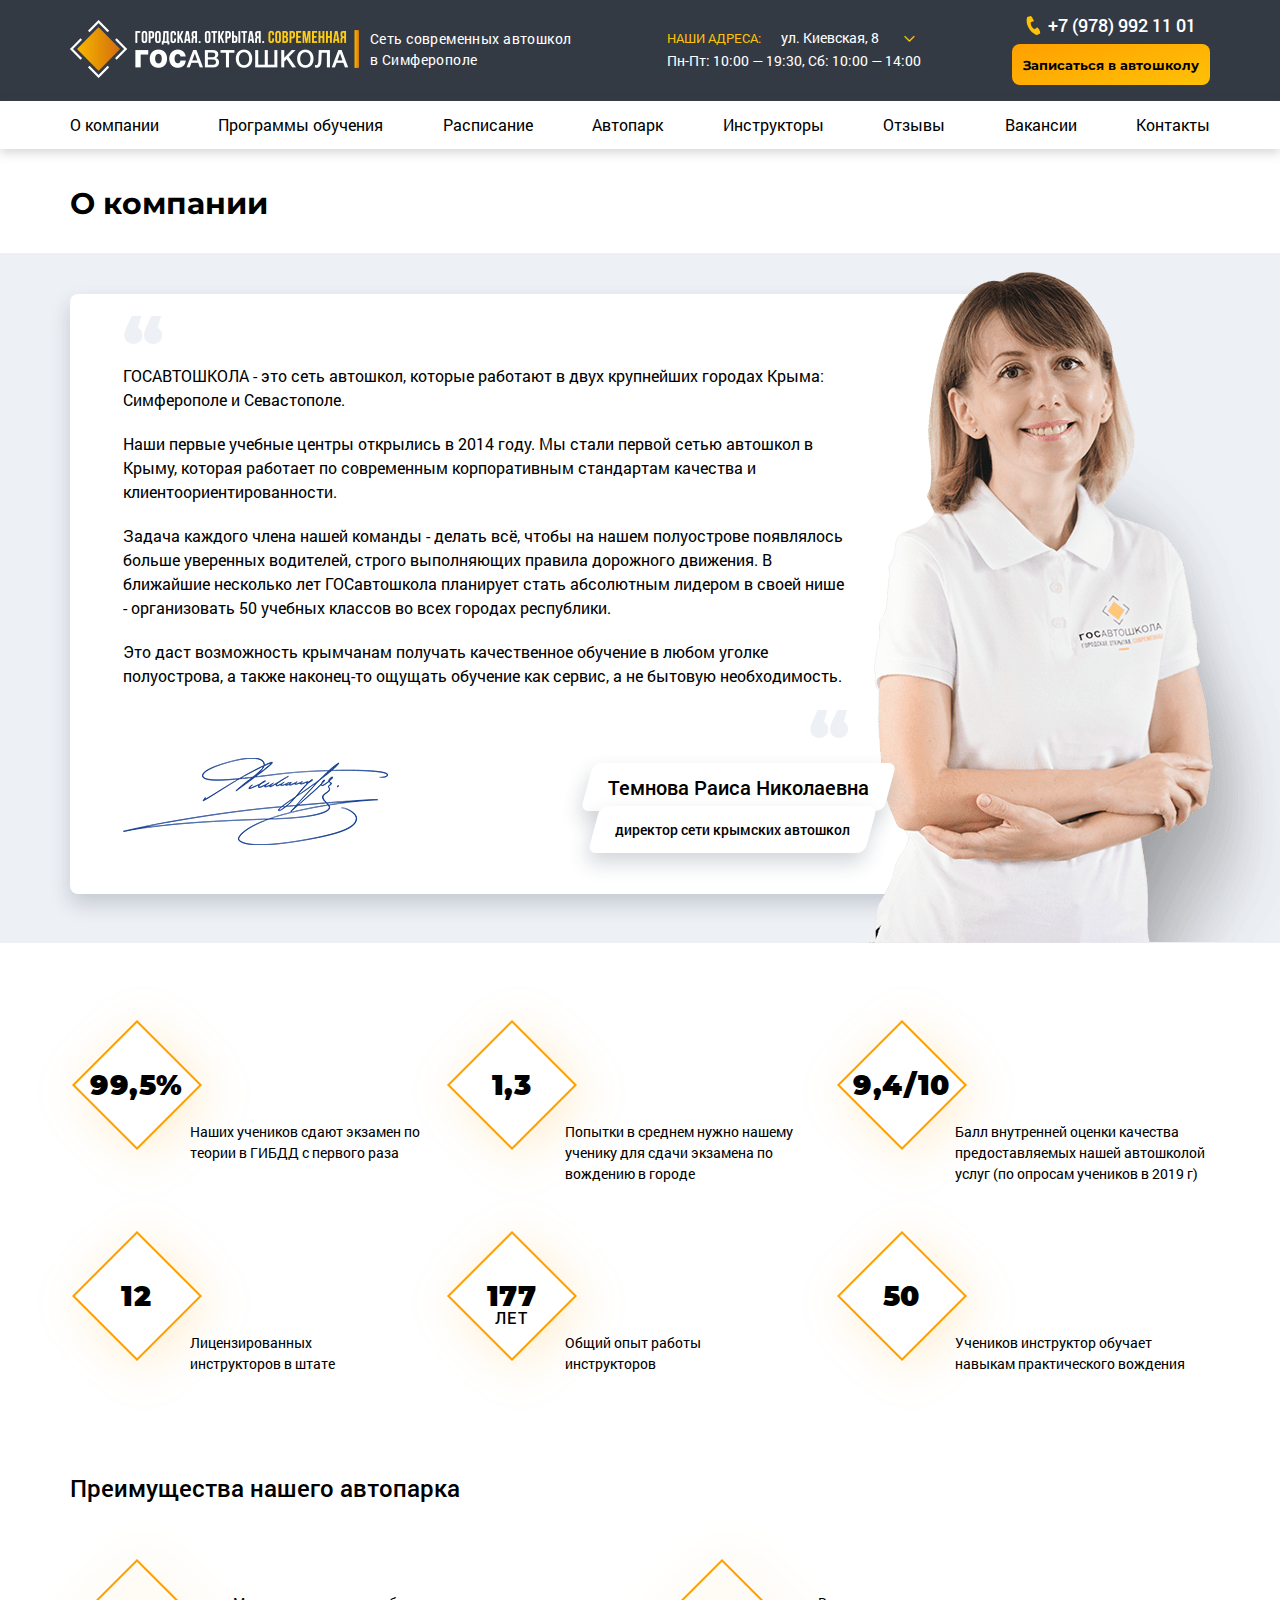
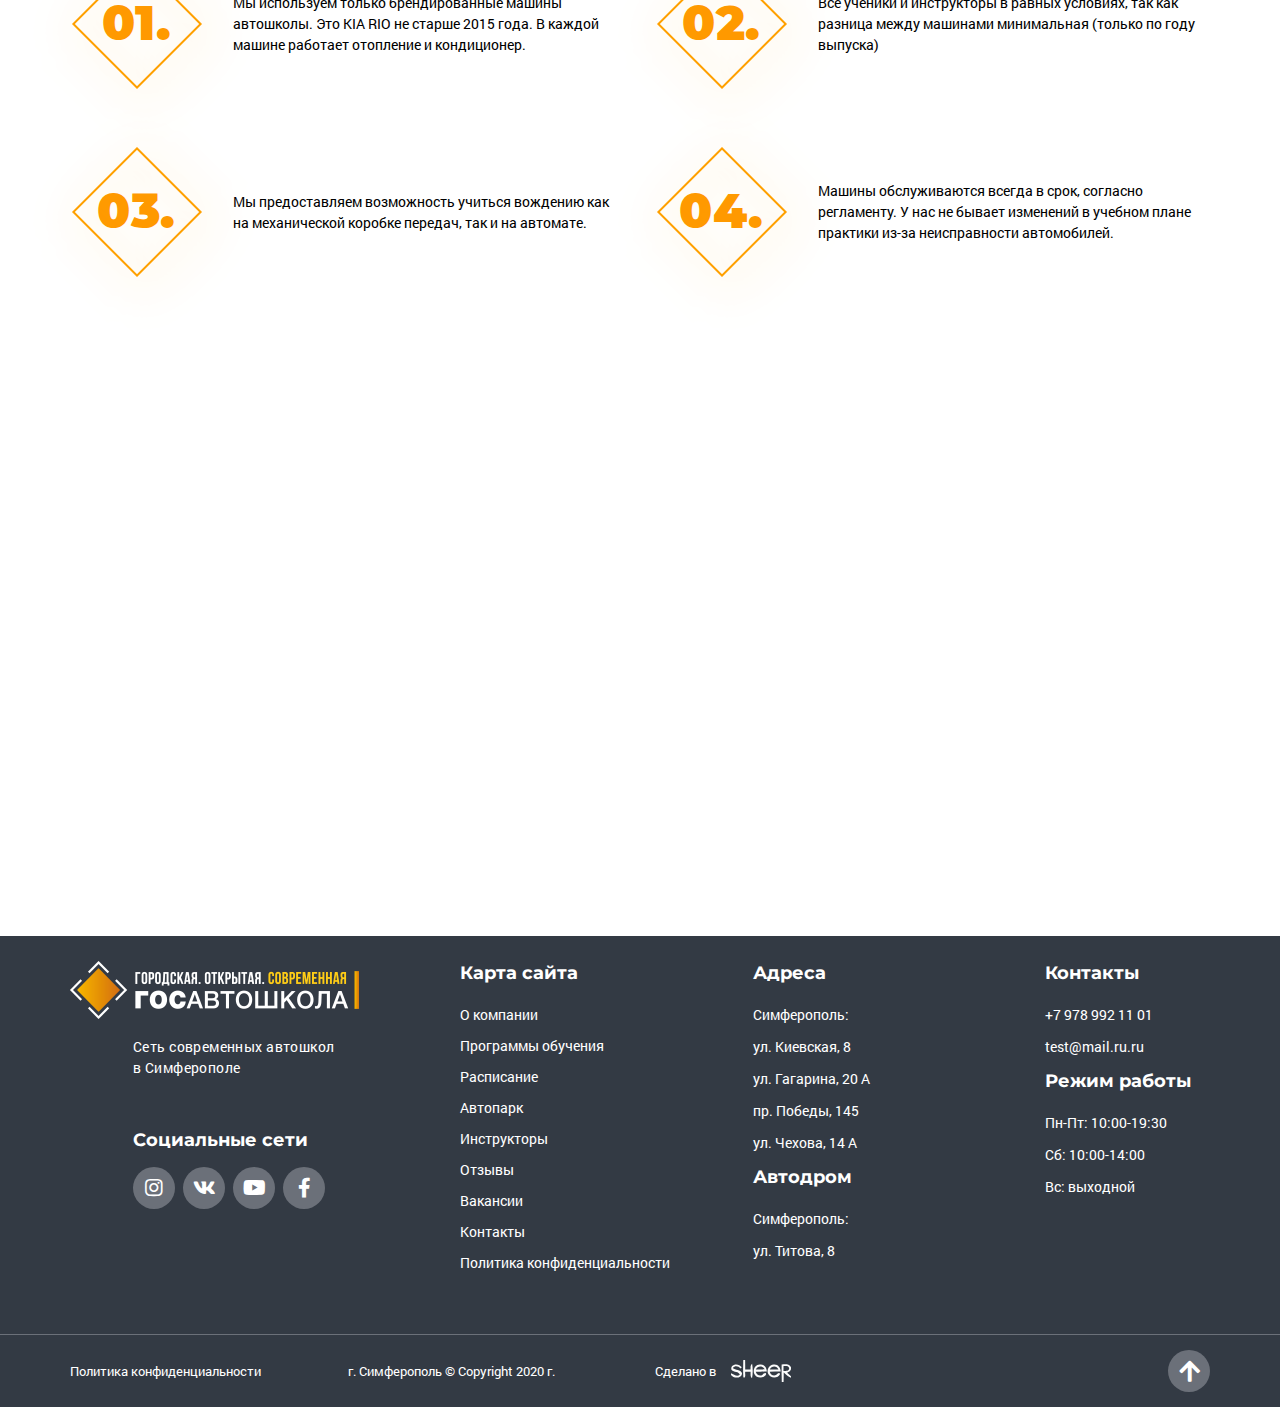
<file: about.html>
<!DOCTYPE html>
<!--[if lt IE 7]><html lang="ru" class="lt-ie9 lt-ie8 lt-ie7"><![endif]-->
<!--[if IE 7]><html lang="ru" class="lt-ie9 lt-ie8"><![endif]-->
<!--[if IE 8]><html lang="ru" class="lt-ie9"><![endif]-->
<!--[if gt IE 8]><!-->
<html lang="ru">
<!--<![endif]-->
<head>
	<meta charset="utf-8" />
	<title>Заголовок</title>
	<meta name="description" content="" />
	<meta http-equiv="X-UA-Compatible" content="IE=edge" />
	<meta name="viewport" content="width=device-width, initial-scale=1.0" />
	<link href="https://fonts.googleapis.com/css2?family=Montserrat:wght@500;700;900&display=swap" rel="stylesheet">
	<link rel="shortcut icon" href="favicon.png" />
	<link rel="stylesheet" href="libs/bootstrap/bootstrap-grid.css" />
	<link rel="stylesheet" href="libs/animate/animate.min.css" />
	<link rel="stylesheet" href="libs/fontawesome-free-5.12.0-web/css/all.min.css" />
	<link rel="stylesheet" href="libs/fancybox/jquery.fancybox.css" />
	<link rel="stylesheet" href="libs/slick-1.5.9/slick/slick.css" />
	<link rel="stylesheet" href="libs/slick-1.5.9/slick/slick-theme.css" />
	<link rel="stylesheet" href="css/fonts.css" />
	<link rel="stylesheet" href="css/main.css?ver=1.100" />
	<link rel="stylesheet" href="css/media.css?ver=1.100" />
</head>
<body>

	<div class="wrapper">

		<header class="header">
			<div class="container">
				<div class="header__wrap">
					<span class="btn_nav">
						<span class='sandwich'>
							<span class='sw-topper'></span>
							<span class='sw-bottom'></span>
							<span class='sw-footer'></span>
						</span>
					</span>
					<div class="logo-wrap">
						<a href="#" class="logo">
							<img src="img/logo.png" alt="alt">
						</a>
						<div class="logo-wrap__descr">Сеть современных автошкол в Симферополе</div>
						<div class="logo-wrap__mobdescr">Симферополь</div>
					</div>
					<div class="header__center">
						<div class="location-header">
							<div class="location-header__title">наши Адреса:</div>
							<div class="location">
								<div class="location__text"><span>ул. Киевская, 8</span><i class="far fa-chevron-down"></i></div>
								<ul class="location-list">
									<li>
										<a href="#">ул. Гагарина, 20 А</a>
									</li>
									<li>
										<a href="#">пр. Победы, 145</a>
									</li>
									<li>
										<a href="#">ул. Чехова, 14 А</a>
									</li>
								</ul>	
							</div>
						</div>
						<div class="header__time">Пн-Пт: 10:00 — 19:30, Сб: 10:00 — 14:00</div>
					</div>
					<div class="header__right">
						<a href="tel:+79789921101" rel="nofollow" class="phone-main">+7 (978) 992 11 01</a>
						<br>
						<a href="#callback" class="btn-main fancybox">Записаться в автошколу</a>
					</div>
					
				</div>
			</div>
			<div class="nav">
				<div class="container">
					<ul class="menu">
						<li><a href="#sect-about">О компании</a></li>
						<li><a href="#sect-tarifs">Программы обучения</a></li>
						<li><a href="#sect-schedule">Расписание</a></li>
						<li><a href="#sect-portfolio">Автопарк</a></li>
						<li><a href="#sect-team">Инструкторы</a></li>
						<li><a href="#sect-reviews">Отзывы</a></li>
						<li><a href="#sect-questions">Вакансии</a></li>
						<li><a href="#sect-footer">Контакты</a></li>
					</ul>
				</div>
			</div>
		</header>

		<div class="company">
			<div class="container">
				<h1 class="title-section title-section_page">О компании</h1>
			</div>
			<div class="company__wrap">
				<div class="container">
					<div class="company-block">
						<div class="text-main">
							<p>ГОСАВТОШКОЛА - это сеть автошкол, которые работают в двух крупнейших городах Крыма: Симферополе и Севастополе.</p>
							<p>Наши первые учебные центры открылись в 2014 году. Мы стали первой сетью автошкол в Крыму, которая работает по современным корпоративным стандартам качества и клиентоориентированности. </p>
							<p>Задача каждого члена нашей команды - делать всё, чтобы на нашем полуострове появлялось больше уверенных водителей, строго выполняющих правила дорожного движения.      В ближайшие несколько лет ГОСавтошкола планирует стать абсолютным лидером в своей нише - организовать 50 учебных классов во всех городах республики. </p>
							<p>Это даст возможность крымчанам получать качественное обучение в любом уголке полуострова, а также наконец-то ощущать обучение как сервис, а не бытовую необходимость. </p>
						</div>
						<div class="company-block__bottom">
							<div class="company-block__signature">
								<img src="img/signature.png" alt="alt">
							</div>
							<div class="company-block__right">
								<div class="company-block__name">Темнова Раиса Николаевна </div>
								<br>
								<div class="company-block__descr">директор сети крымских автошкол</div>
							</div>
						</div>
						<div class="company__image">
							<img src="img/company2.png" alt="alt">
						</div>
					</div>
				</div>
			</div>
			<div class="container">
				<div class="row row_reviews-about">
					<div class="col-lg-4 col-sm-6">
						<div class="item-about item-about_page">
							<div class="item-about__number">99,5%</div>
							<p>Наших учеников сдают экзамен по теории в ГИБДД с первого раза </p>
						</div>
					</div>
					<div class="col-lg-4 col-sm-6 col_pl">
						<div class="item-about item-about_page">
							<div class="item-about__number">1,3</div>
							<p>Попытки в среднем нужно нашему ученику для сдачи экзамена по вождению в городе</p>
						</div>
					</div>
					<div class="col-lg-4 col-sm-6 col_pl">
						<div class="item-about item-about_page">
							<div class="item-about__number">9,4/10</div>
							<p>Балл внутренней оценки качества предоставляемых нашей автошколой услуг (по опросам учеников в 2019 г)</p>
						</div>
					</div>
					<div class="col-lg-4 col-sm-6">
						<div class="item-about item-about_page">
							<div class="item-about__number">12</div>
							<p>Лицензированных <br>инструкторов в штате </p>
						</div>
					</div>
					<div class="col-lg-4 col-sm-6 col_pl">
						<div class="item-about item-about_page">
							<div class="item-about__number">177 <span>ЛЕТ</span></div>
							<p>Общий опыт работы <br>инструкторов</p>
						</div>
					</div>
					<div class="col-lg-4 col-sm-6 col_pl">
						<div class="item-about item-about_page">
							<div class="item-about__number">50</div>
							<p>Учеников инструктор обучает навыкам практического вождения </p>
						</div>
					</div>
				</div>
				<div class="title-middle">Преимущества нашего автопарка</div>
				<div class="row row_items-advantage">
					<div class="col-md-6">
						<div class="item-advantage">
							<div class="item-advantage__number">01.</div>
							<p>Мы используем только брендированные машины автошколы. Это KIA RIO не старше 2015 года. В каждой машине работает отопление и кондиционер. </p>
						</div>
					</div>
					<div class="col-md-6">
						<div class="item-advantage">
							<div class="item-advantage__number">02.</div>
							<p>Все ученики и инструкторы в равных условиях, так как разница между машинами минимальная (только по году выпуска)</p>
						</div>
					</div>
					<div class="col-md-6">
						<div class="item-advantage">
							<div class="item-advantage__number">03.</div>
							<p>Мы предоставляем возможность учиться вождению как на механической коробке передач, так и на автомате.</p>
						</div>
					</div>
					<div class="col-md-6">
						<div class="item-advantage">
							<div class="item-advantage__number">04.</div>
							<p>Машины обслуживаются всегда в срок, согласно регламенту. У нас не бывает изменений в учебном плане практики из-за неисправности автомобилей. </p>
						</div>
					</div>
				</div>
			</div>
		</div>

		<div class="map-wrap">
			<div id="map"></div>
		</div>

		<footer class="footer" id="sect-footer">
			<div class="container">
				<div class="row">
					<div class="col-lg-4 col-md-6">
						<a href="#" class="logo">
							<img src="img/logo.png" alt="alt">
						</a>
						<div class="footer__left-content">
							<div class="desc-logo-footer">Сеть современных автошкол в Симферополе</div>
							<div class="footer__title">Социальные сети</div>
							<ul class="social-list">
								<li><a href="#"><i class="fab fa-instagram"></i></a></li>
								<li><a href="#"><i class="fab fa-vk"></i></a></li>
								<li><a href="#"><i class="fab fa-youtube"></i></a></li>
								<li><a href="#"><i class="fab fa-facebook-f"></i></a></li>
							</ul>
						</div>
					</div>
					<div class="col-lg-3 col-md-6">
						<div class="footer__title">Карта сайта</div>
						<div class="footer__dropdown">
							<ul class="nav-footer">
								<li><a href="#">О компании</a></li>
								<li><a href="#">Программы обучения</a></li>
								<li><a href="#">Расписание</a></li>
								<li><a href="#">Автопарк</a></li>
								<li><a href="#">Инструкторы</a></li>
								<li><a href="#">Отзывы</a></li>
								<li><a href="#">Вакансии</a></li>
								<li><a href="#">Контакты</a></li>
								<li><a href="#">Политика конфиденциальности</a></li>
							</ul>
						</div>
					</div>
					<div class="col-lg-3 col-md-6">
						<div>
							<div class="footer__title">Адреса</div>
							<div class="footer__dropdown">
								<div class="footer__contact">
									<p>Симферополь:</p>
									<p>ул. Киевская, 8 </p>
									<p>ул. Гагарина, 20 А</p>
									<p>пр. Победы, 145 </p>
									<p>ул. Чехова, 14 А</p>
								</div>
							</div>
						</div>
						<div>
							<div class="footer__title">Автодром</div>
							<div class="footer__dropdown">
								<div class="footer__contact">
									<p>Симферополь:</p>
									<p>ул. Титова, 8</p>
								</div>
							</div>
						</div>
					</div>
					<div class="col-lg-2 col-md-6">
						<div>
							<div class="footer__title">Контакты</div>
							<div class="footer__dropdown">
								<div class="footer__contact">
									<p>+7 978 992 11 01</p>
									<p>test@mail.ru.ru</p>
								</div>
							</div>
						</div>
						<div>
							<div class="footer__title">Режим работы</div>
							<div class="footer__dropdown">
								<div class="footer__contact">
									<p>Пн-Пт: 10:00-19:30</p>
									<p>Сб: 10:00-14:00 </p>
									<p>Вс: выходной</p>
								</div>
							</div>
						</div>
					</div>
				</div>
			</div>
			<div class="footer__bottom">
				<div class="container">
					<div class="row align-items-center">
						<div class="col-md-3 col-sm-6">
							<a href="#" class="footer__link">Политика конфиденциальности</a>
						</div>
						<div class="col-md-3 col_pl col-sm-6">
							<p>г. Симферополь © Copyright  2020 г.</p>
						</div>
						<div class="col-md-3 col-sm-6">
							<div class="create">Сделано в <img src="img/copy.svg" alt="alt"></div>
						</div>
						<div class="col-md-3 align_right col-sm-6">
							<a href="#" class="btn_top"><i class="fa fa-arrow-up"></i></a>
						</div>
					</div>
				</div>
			</div>
		</footer>

	</div>

	<div id="video1" class="modal-block">
		<iframe width="560" height="315" src="https://www.youtube.com/embed/JEQV59Oy5vI" frameborder="0" allow="accelerometer; autoplay; clipboard-write; encrypted-media; gyroscope; picture-in-picture" allowfullscreen></iframe>
	</div>

	<div id="callback" class="modal-block">
		<div class="modal-wrap modal-wrap_callback">
			<div class="block-form">
				<div class="modal-wrap__icon">
					<img src="img/shashka.png" alt="alt">
				</div>
				<div class="title-modal">Оставьте заявку</div>
				<div class="descr-modal">наш специалист свяжется с Вами <br>в течение 15 минут</div>
				<form>
					<div class="item-form">
						<div class="item-form__icon">
							<img src="img/ic_user.svg" alt="alt">
						</div>
						<input type="text" placeholder="Имя" required="required">
					</div>
					<div class="item-form">
						<div class="item-form__icon">
							<img src="img/ic_phone.svg" alt="alt">
						</div>
						<input type="text" placeholder="Телефон" class="input-phone" required="required">
					</div>
					<button class="btn-main">Отправить</button>
					<div class="checkbox-wrap">
						<div class="checkbox">
							<label>
								<input type="checkbox" required="required" checked="checked" />
								<span>Согласие на обработку персональных данных</span>
							</label>
						</div>
					</div>
				</form>
			</div>
		</div>
	</div>

	<!--[if lt IE 9]>
	<script src="libs/html5shiv/es5-shim.min.js"></script>
	<script src="libs/html5shiv/html5shiv.min.js"></script>
	<script src="libs/html5shiv/html5shiv-printshiv.min.js"></script>
	<script src="libs/respond/respond.min.js"></script>
<![endif]-->
<script src="libs/jquery/jquery-1.11.1.min.js"></script>
<script src="libs/jquery-mousewheel/jquery.mousewheel.min.js"></script>
<script src="libs/fancybox/jquery.fancybox.pack.js"></script>
<script src="libs/slick-1.5.9/slick/slick.min.js"></script>
<script src="libs/mask/jquery.maskedinput.js"></script>
<script src="libs/animate/wow.min.js"></script>
<script src="libs/animate/animate-css.js"></script>
<script src="libs/scroll2id/PageScroll2id.min.js"></script>
<script src="libs/jQueryFormStyler-master/jquery.formstyler.min.js"></script>
<script src="js/common.js?ver=1.100"></script>
<script src="https://api-maps.yandex.ru/2.1/?lang=ru_RU"></script>
<script>
	$(document).ready(function() {
		ymaps.ready(init);

		function init() {
			var myMap = new ymaps.Map('map', {
				center: [44.991013, 34.088146],
				zoom: 15
			}, {
				searchControlProvider: 'yandex#search'
			}),


			myPlacemark = new ymaps.Placemark(myMap.getCenter(), {
				balloonContent: '<p class="text-map"><img src="img/logo_min.png" alt="alt">г. Симферополь, ул. Гагарина, 20 А <br>тел.: +7 (978) 123-45-67 <br>Режим работы: 10:00 - 18:30</p>'
			}, {
            // Опции.
            // Необходимо указать данный тип макета.
            iconLayout: 'default#image',
            // Своё изображение иконки метки.
            iconImageHref: 'img/pin1.svg',
            iconImageSize: [38, 50],
            hideIconOnBalloonOpen: false,
            balloonOffset: [ 10, -35 ]
        });

			 myPlacemark2 = new ymaps.Placemark([44.988046, 34.076548], {
				balloonContent: '<p class="text-map"><img src="img/logo_min.png" alt="alt">г. Симферополь, ул. Гагарина, 20 А <br>тел.: +7 (978) 123-45-67 <br>Режим работы: 10:00 - 18:30</p>'
			}, {
            // Опции.
            // Необходимо указать данный тип макета.
            iconLayout: 'default#image',
            // Своё изображение иконки метки.
            iconImageHref: 'img/pin1.svg',
            iconImageSize: [38, 50],
            hideIconOnBalloonOpen: false,
            balloonOffset: [ 10, -35 ]
        });
			myMap.controls.remove('searchControl');
			myMap.behaviors.disable('scrollZoom');
			myMap.geoObjects.add(myPlacemark);
			myMap.geoObjects.add(myPlacemark2);
			myPlacemark.balloon.open();

		}
	});
</script>
<!-- Yandex.Metrika counter --><!-- /Yandex.Metrika counter -->
<!-- Google Analytics counter --><!-- /Google Analytics counter -->
</body>
</html>
</file>
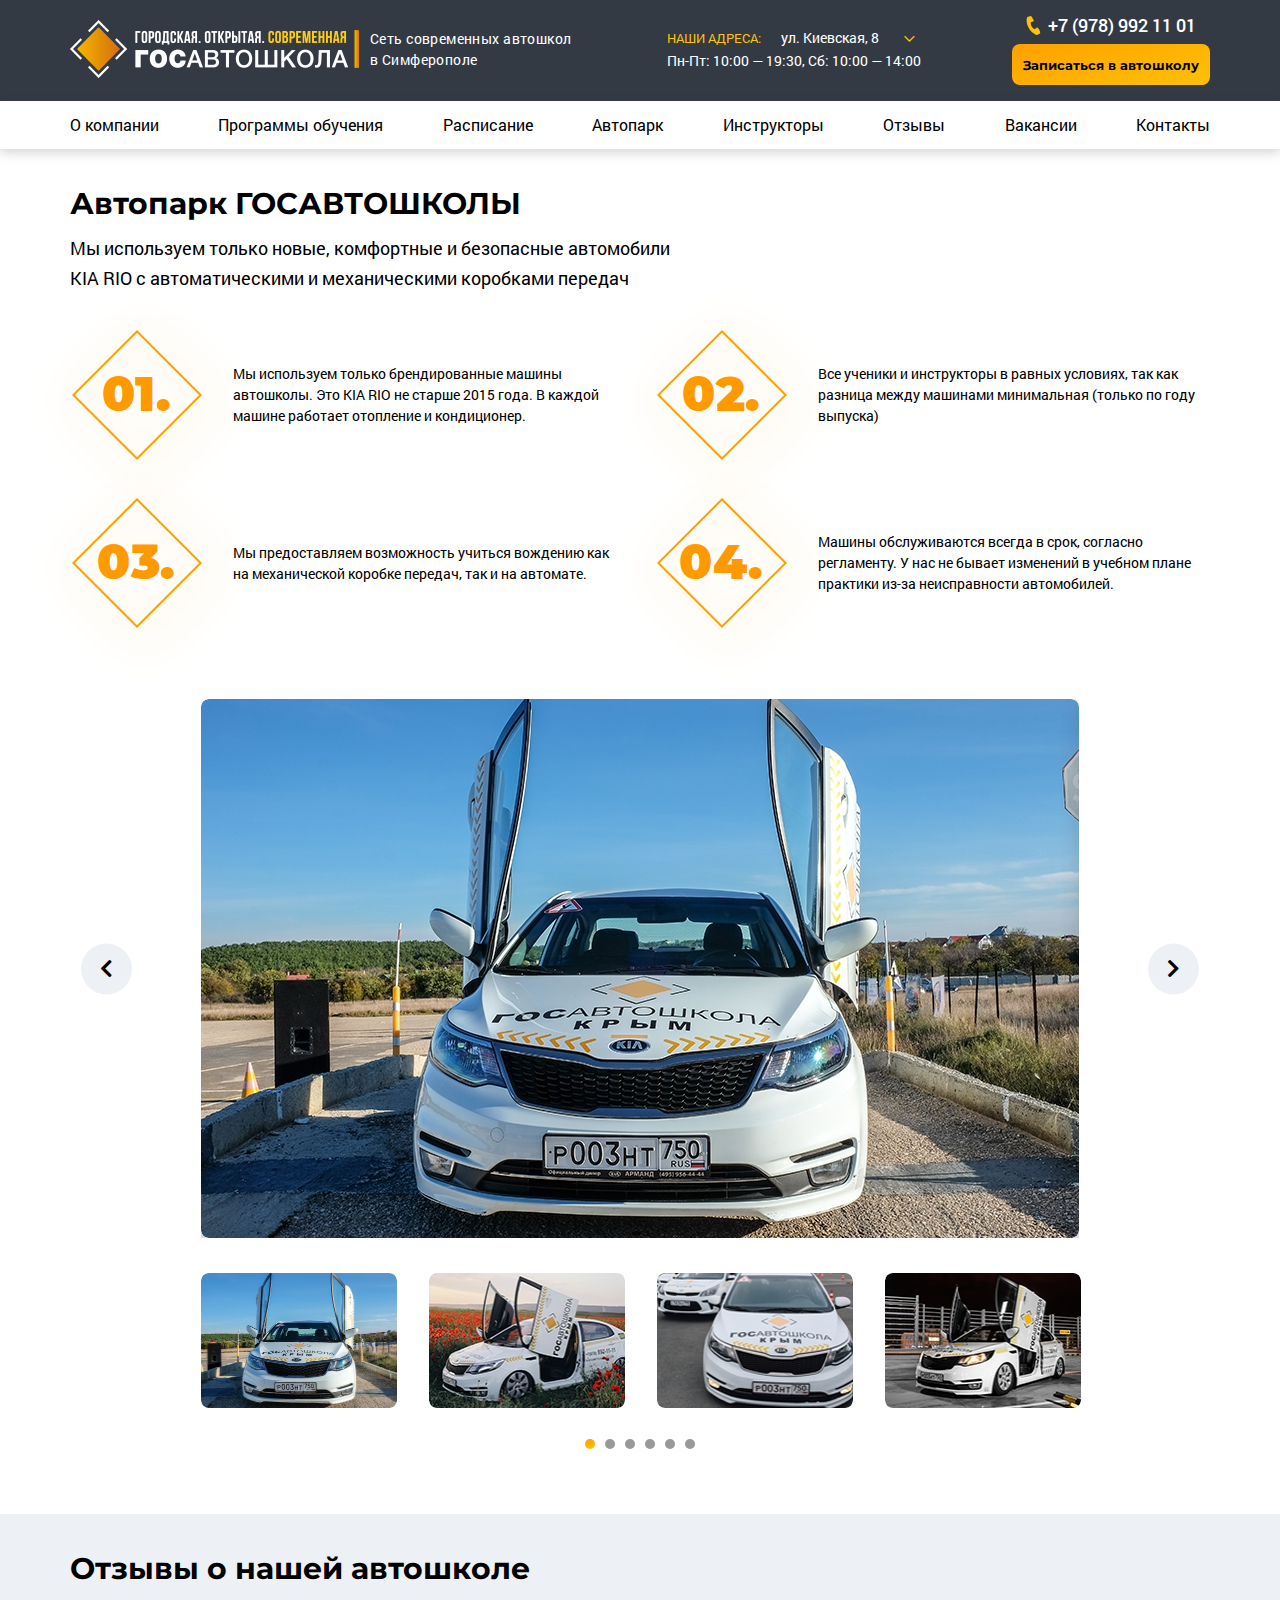
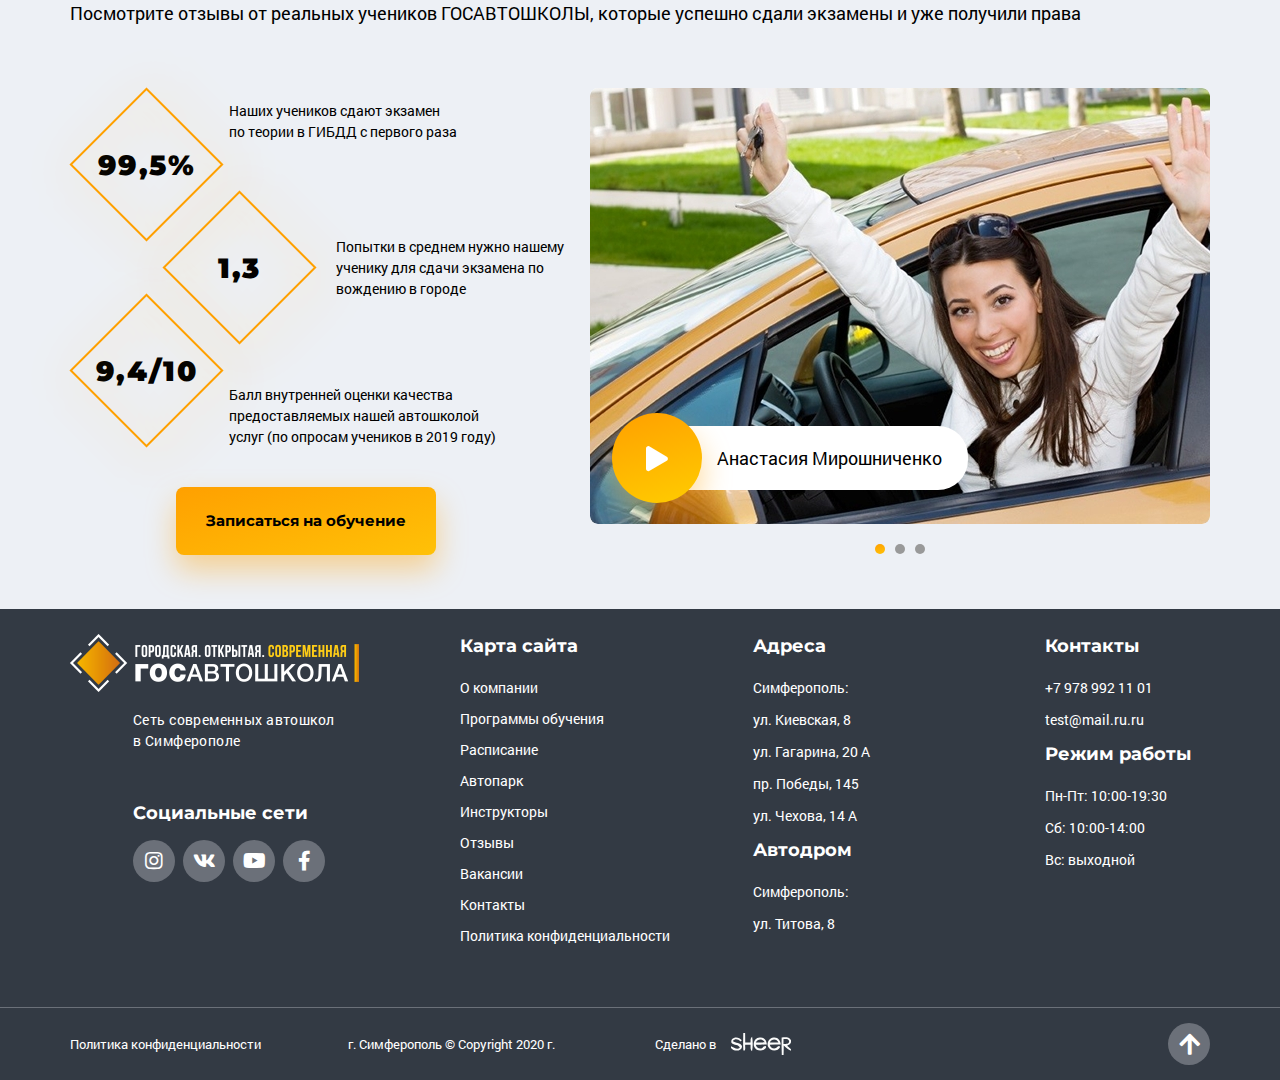
<file: car-park.html>
<!DOCTYPE html>
<!--[if lt IE 7]><html lang="ru" class="lt-ie9 lt-ie8 lt-ie7"><![endif]-->
<!--[if IE 7]><html lang="ru" class="lt-ie9 lt-ie8"><![endif]-->
<!--[if IE 8]><html lang="ru" class="lt-ie9"><![endif]-->
<!--[if gt IE 8]><!-->
<html lang="ru">
<!--<![endif]-->
<head>
	<meta charset="utf-8" />
	<title>Заголовок</title>
	<meta name="description" content="" />
	<meta http-equiv="X-UA-Compatible" content="IE=edge" />
	<meta name="viewport" content="width=device-width, initial-scale=1.0" />
	<link href="https://fonts.googleapis.com/css2?family=Montserrat:wght@500;700;900&display=swap" rel="stylesheet">
	<link rel="shortcut icon" href="favicon.png" />
	<link rel="stylesheet" href="libs/bootstrap/bootstrap-grid.css" />
	<link rel="stylesheet" href="libs/animate/animate.min.css" />
	<link rel="stylesheet" href="libs/fontawesome-free-5.12.0-web/css/all.min.css" />
	<link rel="stylesheet" href="libs/fancybox/jquery.fancybox.css" />
	<link rel="stylesheet" href="libs/slick-1.5.9/slick/slick.css" />
	<link rel="stylesheet" href="libs/slick-1.5.9/slick/slick-theme.css" />
	<link rel="stylesheet" href="css/fonts.css" />
	<link rel="stylesheet" href="css/main.css?ver=1.60" />
	<link rel="stylesheet" href="css/media.css?ver=1.60" />
</head>
<body>

	<div class="wrapper">

		<header class="header">
			<div class="container">
				<div class="header__wrap">
					<span class="btn_nav">
						<span class='sandwich'>
							<span class='sw-topper'></span>
							<span class='sw-bottom'></span>
							<span class='sw-footer'></span>
						</span>
					</span>
					<div class="logo-wrap">
						<a href="#" class="logo">
							<img src="img/logo.png" alt="alt">
						</a>
						<div class="logo-wrap__descr">Сеть современных автошкол в Симферополе</div>
						<div class="logo-wrap__mobdescr">Симферополь</div>
					</div>
					<div class="header__center">
						<div class="location-header">
							<div class="location-header__title">наши Адреса:</div>
							<div class="location">
								<div class="location__text"><span>ул. Киевская, 8</span><i class="far fa-chevron-down"></i></div>
								<ul class="location-list">
									<li>
										<a href="#">ул. Гагарина, 20 А</a>
									</li>
									<li>
										<a href="#">пр. Победы, 145</a>
									</li>
									<li>
										<a href="#">ул. Чехова, 14 А</a>
									</li>
								</ul>	
							</div>
						</div>
						<div class="header__time">Пн-Пт: 10:00 — 19:30, Сб: 10:00 — 14:00</div>
					</div>
					<div class="header__right">
						<a href="tel:+79789921101" rel="nofollow" class="phone-main">+7 (978) 992 11 01</a>
						<br>
						<a href="#callback" class="btn-main fancybox">Записаться в автошколу</a>
					</div>
					
				</div>
			</div>
			<div class="nav">
				<div class="container">
					<ul class="menu">
						<li><a href="#sect-about">О компании</a></li>
						<li><a href="#sect-tarifs">Программы обучения</a></li>
						<li><a href="#sect-schedule">Расписание</a></li>
						<li><a href="#sect-portfolio">Автопарк</a></li>
						<li><a href="#sect-team">Инструкторы</a></li>
						<li><a href="#sect-reviews">Отзывы</a></li>
						<li><a href="#sect-questions">Вакансии</a></li>
						<li><a href="#sect-footer">Контакты</a></li>
					</ul>
				</div>
			</div>
		</header>

		<div class="car-park">
			<div class="container">
				<div class="row">
					<div class="col-xl-7 col-lg-10">
						<h1 class="title-section title-section_page">Автопарк ГОСАВТОШКОЛЫ</h1>
						<div class="descr-title">Мы используем только новые, комфортные и безопасные автомобили KIA&nbsp;RIO с автоматическими и механическими коробками передач</div>
					</div>
				</div>
				<div class="row">
					<div class="col-lg-6">
						<div class="item-advantage">
							<div class="item-advantage__number">01.</div>
							<p>Мы используем только брендированные машины автошколы. Это KIA RIO не старше 2015 года. В каждой машине работает отопление и кондиционер. </p>
						</div>
					</div>
					<div class="col-lg-6">
						<div class="item-advantage">
							<div class="item-advantage__number">02.</div>
							<p>Все ученики и инструкторы в равных условиях, так как разница между машинами минимальная (только по году выпуска)</p>
						</div>
					</div>
					<div class="col-lg-6">
						<div class="item-advantage">
							<div class="item-advantage__number">03.</div>
							<p>Мы предоставляем возможность учиться вождению как на механической коробке передач, так и на автомате.</p>
						</div>
					</div>
					<div class="col-lg-6">
						<div class="item-advantage">
							<div class="item-advantage__number">04.</div>
							<p>Машины обслуживаются всегда в срок, согласно регламенту. У нас не бывает изменений в учебном плане практики из-за неисправности автомобилей. </p>
						</div>
					</div>
				</div>
				<ul class="slider-for-car">
					<li>
						<div class="slider-for-car__item">
							<img src="img/slide_car1.jpg" alt="alt">
						</div>
					</li>
					<li>
						<div class="slider-for-car__item">
							<img src="img/slide_car2.jpg" alt="alt">
						</div>
					</li>
					<li>
						<div class="slider-for-car__item">
							<img src="img/slide_car3.jpg" alt="alt">
						</div>
					</li>
					<li>
						<div class="slider-for-car__item">
							<img src="img/slide_car4.jpg" alt="alt">
						</div>
					</li>
					<li>
						<div class="slider-for-car__item">
							<img src="img/slide_car5.jpg" alt="alt">
						</div>
					</li>
					<li>
						<div class="slider-for-car__item">
							<img src="img/slide_car1.jpg" alt="alt">
						</div>
					</li>
				</ul>
				<div class="slider-car-wrap">
					<ul class="slider-nav-car">
						<li>
							<div class="slider-nav-car__item">
								<img src="img/slide_car1.jpg" alt="alt">
							</div>
						</li>
						<li>
							<div class="slider-nav-car__item">
								<img src="img/slide_car2.jpg" alt="alt">
							</div>
						</li>
						<li>
							<div class="slider-nav-car__item">
								<img src="img/slide_car3.jpg" alt="alt">
							</div>
						</li>
						<li>
							<div class="slider-nav-car__item">
								<img src="img/slide_car4.jpg" alt="alt">
							</div>
						</li>
						<li>
							<div class="slider-nav-car__item">
								<img src="img/slide_car5.jpg" alt="alt">
							</div>
						</li>
						<li>
							<div class="slider-nav-car__item">
								<img src="img/slide_car1.jpg" alt="alt">
							</div>
						</li>
					</ul>
				</div>
			</div>
		</div>

		<div class="reviews" id="sect-reviews">
			<div class="container">
				<h2 class="title-section">Отзывы о нашей автошколе</h2>
				<div class="descr-title">Посмотрите отзывы от реальных учеников ГОСАВТОШКОЛЫ, которые успешно сдали экзамены и уже получили права</div>
				<div class="row">
					<div class="col-lg-5 col_pr">
						<div class="statistic">
							<div class="statistic__romb">99,5%</div>
							<p>Наших учеников сдают экзамен <br>по теории в ГИБДД с первого раза </p>
						</div>
						<div class="statistic">
							<div class="statistic__romb">1,3</div>
							<p>Попытки в среднем нужно нашему ученику для сдачи экзамена по вождению в городе</p>
						</div>
						<div class="statistic">
							<div class="statistic__romb">9,4/10</div>
							<p>Балл внутренней оценки качества предоставляемых нашей автошколой услуг (по опросам учеников в 2019 году)</p>
						</div>
						<div class="reviews-button-wrap">
							<a href="#" class="btn-main">Записаться на обучение</a>
						</div>
					</div>
					<div class="col-lg-7 col_review">
						<ul class="slider-review">
							<li>
								<div class="slider-review__item">
									<img src="img/review1.jpg" alt="alt">
									<a href="#video1" class="btn-view fancybox">
										<span class="btn-view__icon"><i class="fas fa-play"></i></span>
										<span class="btn-view__text">Анастасия Мирошниченко</span>
									</a>
								</div>
							</li>
							<li>
								<div class="slider-review__item">
									<img src="img/review1.jpg" alt="alt">
									<a href="#video1" class="btn-view fancybox">
										<span class="btn-view__icon"><i class="fas fa-play"></i></span>
										<span class="btn-view__text">Анастасия Мирошниченко</span>
									</a>
								</div>
							</li>
							<li>
								<div class="slider-review__item">
									<img src="img/review1.jpg" alt="alt">
									<a href="#video1" class="btn-view fancybox">
										<span class="btn-view__icon"><i class="fas fa-play"></i></span>
										<span class="btn-view__text">Анастасия Мирошниченко</span>
									</a>
								</div>
							</li>
						</ul>
					</div>
				</div>
			</div>
		</div>

		<footer class="footer" id="sect-footer">
			<div class="container">
				<div class="row">
					<div class="col-lg-4 col-md-6">
						<a href="#" class="logo">
							<img src="img/logo.png" alt="alt">
						</a>
						<div class="footer__left-content">
							<div class="desc-logo-footer">Сеть современных автошкол в Симферополе</div>
							<div class="footer__title">Социальные сети</div>
							<ul class="social-list">
								<li><a href="#"><i class="fab fa-instagram"></i></a></li>
								<li><a href="#"><i class="fab fa-vk"></i></a></li>
								<li><a href="#"><i class="fab fa-youtube"></i></a></li>
								<li><a href="#"><i class="fab fa-facebook-f"></i></a></li>
							</ul>
						</div>
					</div>
					<div class="col-lg-3 col-md-6">
						<div class="footer__title">Карта сайта</div>
						<div class="footer__dropdown">
							<ul class="nav-footer">
								<li><a href="#">О компании</a></li>
								<li><a href="#">Программы обучения</a></li>
								<li><a href="#">Расписание</a></li>
								<li><a href="#">Автопарк</a></li>
								<li><a href="#">Инструкторы</a></li>
								<li><a href="#">Отзывы</a></li>
								<li><a href="#">Вакансии</a></li>
								<li><a href="#">Контакты</a></li>
								<li><a href="#">Политика конфиденциальности</a></li>
							</ul>
						</div>
					</div>
					<div class="col-lg-3 col-md-6">
						<div>
							<div class="footer__title">Адреса</div>
							<div class="footer__dropdown">
								<div class="footer__contact">
									<p>Симферополь:</p>
									<p>ул. Киевская, 8 </p>
									<p>ул. Гагарина, 20 А</p>
									<p>пр. Победы, 145 </p>
									<p>ул. Чехова, 14 А</p>
								</div>
							</div>
						</div>
						<div>
							<div class="footer__title">Автодром</div>
							<div class="footer__dropdown">
								<div class="footer__contact">
									<p>Симферополь:</p>
									<p>ул. Титова, 8</p>
								</div>
							</div>
						</div>
					</div>
					<div class="col-lg-2 col-md-6">
						<div>
							<div class="footer__title">Контакты</div>
							<div class="footer__dropdown">
								<div class="footer__contact">
									<p>+7 978 992 11 01</p>
									<p>test@mail.ru.ru</p>
								</div>
							</div>
						</div>
						<div>
							<div class="footer__title">Режим работы</div>
							<div class="footer__dropdown">
								<div class="footer__contact">
									<p>Пн-Пт: 10:00-19:30</p>
									<p>Сб: 10:00-14:00 </p>
									<p>Вс: выходной</p>
								</div>
							</div>
						</div>
					</div>
				</div>
			</div>
			<div class="footer__bottom">
				<div class="container">
					<div class="row align-items-center">
						<div class="col-md-3 col-sm-6">
							<a href="#" class="footer__link">Политика конфиденциальности</a>
						</div>
						<div class="col-md-3 col_pl col-sm-6">
							<p>г. Симферополь © Copyright  2020 г.</p>
						</div>
						<div class="col-md-3 col-sm-6">
							<div class="create">Сделано в <img src="img/copy.svg" alt="alt"></div>
						</div>
						<div class="col-md-3 align_right col-sm-6">
							<a href="#" class="btn_top"><i class="fa fa-arrow-up"></i></a>
						</div>
					</div>
				</div>
			</div>
		</footer>

	</div>

	<div id="video1" class="modal-block">
		<iframe width="560" height="315" src="https://www.youtube.com/embed/JEQV59Oy5vI" frameborder="0" allow="accelerometer; autoplay; clipboard-write; encrypted-media; gyroscope; picture-in-picture" allowfullscreen></iframe>
	</div>

	<div id="callback" class="modal-block">
		<div class="modal-wrap modal-wrap_callback">
			<div class="block-form">
				<div class="modal-wrap__icon">
					<img src="img/shashka.png" alt="alt">
				</div>
				<div class="title-modal">Оставьте заявку</div>
				<div class="descr-modal">наш специалист свяжется с Вами <br>в течение 15 минут</div>
				<form>
					<div class="item-form">
						<div class="item-form__icon">
							<img src="img/ic_user.svg" alt="alt">
						</div>
						<input type="text" placeholder="Имя" required="required">
					</div>
					<div class="item-form">
						<div class="item-form__icon">
							<img src="img/ic_phone.svg" alt="alt">
						</div>
						<input type="text" placeholder="Телефон" class="input-phone" required="required">
					</div>
					<button class="btn-main">Отправить</button>
					<div class="checkbox-wrap">
						<div class="checkbox">
							<label>
								<input type="checkbox" required="required" checked="checked" />
								<span>Согласие на обработку персональных данных</span>
							</label>
						</div>
					</div>
				</form>
			</div>
		</div>
	</div>

	<!--[if lt IE 9]>
	<script src="libs/html5shiv/es5-shim.min.js"></script>
	<script src="libs/html5shiv/html5shiv.min.js"></script>
	<script src="libs/html5shiv/html5shiv-printshiv.min.js"></script>
	<script src="libs/respond/respond.min.js"></script>
<![endif]-->
<script src="libs/jquery/jquery-1.11.1.min.js"></script>
<script src="libs/jquery-mousewheel/jquery.mousewheel.min.js"></script>
<script src="libs/fancybox/jquery.fancybox.pack.js"></script>
<script src="libs/slick-1.5.9/slick/slick.min.js"></script>
<script src="libs/mask/jquery.maskedinput.js"></script>
<script src="libs/animate/wow.min.js"></script>
<script src="libs/animate/animate-css.js"></script>
<script src="libs/scroll2id/PageScroll2id.min.js"></script>
<script src="libs/jQueryFormStyler-master/jquery.formstyler.min.js"></script>
<script src="js/common.js?ver=1.60"></script>
<!-- Yandex.Metrika counter --><!-- /Yandex.Metrika counter -->
<!-- Google Analytics counter --><!-- /Google Analytics counter -->
</body>
</html>
</file>
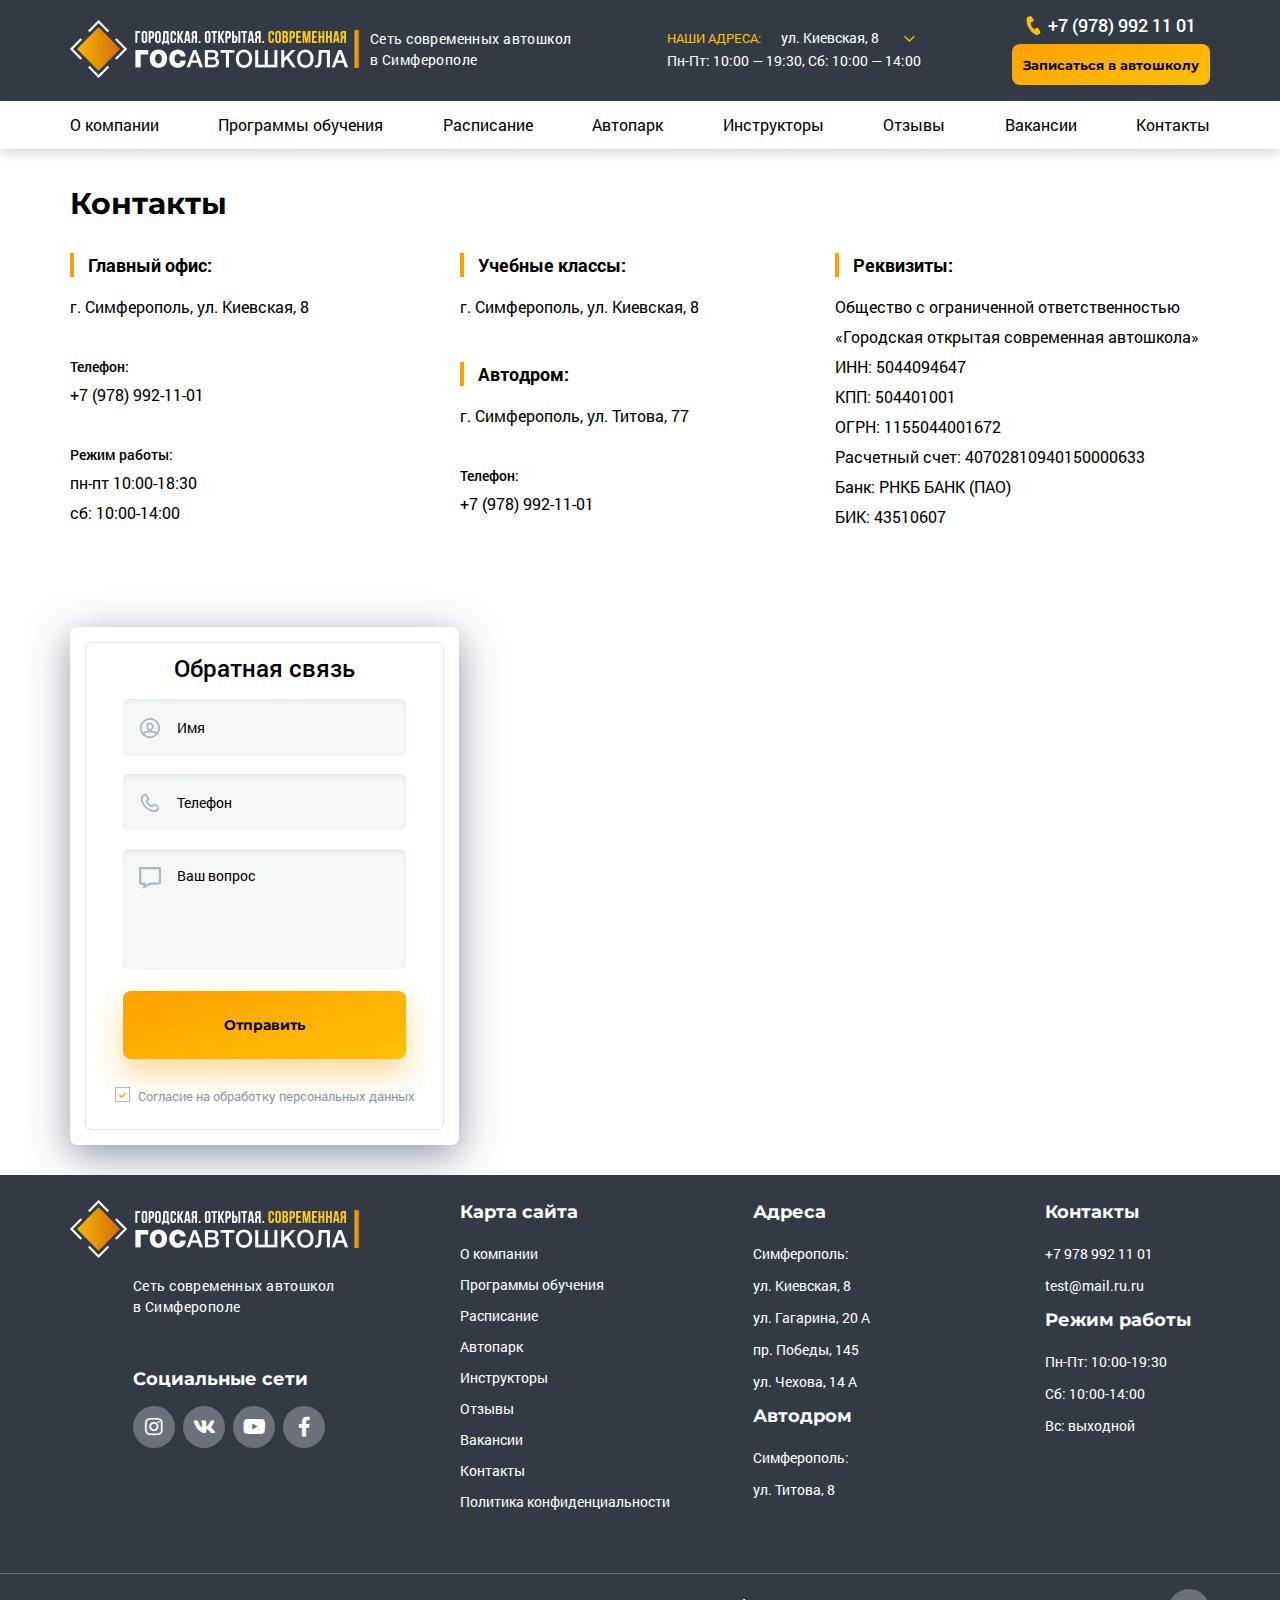
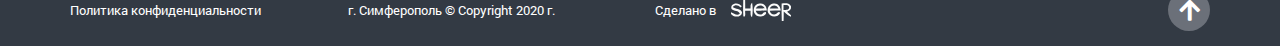
<file: contacts.html>
<!DOCTYPE html>
<!--[if lt IE 7]><html lang="ru" class="lt-ie9 lt-ie8 lt-ie7"><![endif]-->
<!--[if IE 7]><html lang="ru" class="lt-ie9 lt-ie8"><![endif]-->
<!--[if IE 8]><html lang="ru" class="lt-ie9"><![endif]-->
<!--[if gt IE 8]><!-->
<html lang="ru">
<!--<![endif]-->
<head>
	<meta charset="utf-8" />
	<title>Заголовок</title>
	<meta name="description" content="" />
	<meta http-equiv="X-UA-Compatible" content="IE=edge" />
	<meta name="viewport" content="width=device-width, initial-scale=1.0" />
	<link href="https://fonts.googleapis.com/css2?family=Montserrat:wght@500;700;900&display=swap" rel="stylesheet">
	<link rel="shortcut icon" href="favicon.png" />
	<link rel="stylesheet" href="libs/bootstrap/bootstrap-grid.css" />
	<link rel="stylesheet" href="libs/animate/animate.min.css" />
	<link rel="stylesheet" href="libs/fontawesome-free-5.12.0-web/css/all.min.css" />
	<link rel="stylesheet" href="libs/fancybox/jquery.fancybox.css" />
	<link rel="stylesheet" href="libs/slick-1.5.9/slick/slick.css" />
	<link rel="stylesheet" href="libs/slick-1.5.9/slick/slick-theme.css" />
	<link rel="stylesheet" href="css/fonts.css" />
	<link rel="stylesheet" href="css/main.css?ver=1.60" />
	<link rel="stylesheet" href="css/media.css?ver=1.60" />
</head>
<body> 

	<div class="wrapper">

		<header class="header">
			<div class="container">
				<div class="header__wrap">
					<span class="btn_nav">
						<span class='sandwich'>
							<span class='sw-topper'></span>
							<span class='sw-bottom'></span>
							<span class='sw-footer'></span>
						</span>
					</span>
					<div class="logo-wrap">
						<a href="#" class="logo">
							<img src="img/logo.png" alt="alt">
						</a>
						<div class="logo-wrap__descr">Сеть современных автошкол в Симферополе</div>
						<div class="logo-wrap__mobdescr">Симферополь</div>
					</div>
					<div class="header__center">
						<div class="location-header">
							<div class="location-header__title">наши Адреса:</div>
							<div class="location">
								<div class="location__text"><span>ул. Киевская, 8</span><i class="far fa-chevron-down"></i></div>
								<ul class="location-list">
									<li>
										<a href="#">ул. Гагарина, 20 А</a>
									</li>
									<li>
										<a href="#">пр. Победы, 145</a>
									</li>
									<li>
										<a href="#">ул. Чехова, 14 А</a>
									</li>
								</ul>	
							</div>
						</div>
						<div class="header__time">Пн-Пт: 10:00 — 19:30, Сб: 10:00 — 14:00</div>
					</div>
					<div class="header__right">
						<a href="tel:+79789921101" rel="nofollow" class="phone-main">+7 (978) 992 11 01</a>
						<br>
						<a href="#callback" class="btn-main fancybox">Записаться в автошколу</a>
					</div>
					
				</div>
			</div>
			<div class="nav">
				<div class="container">
					<ul class="menu">
						<li><a href="#sect-about">О компании</a></li>
						<li><a href="#sect-tarifs">Программы обучения</a></li>
						<li><a href="#sect-schedule">Расписание</a></li>
						<li><a href="#sect-portfolio">Автопарк</a></li>
						<li><a href="#sect-team">Инструкторы</a></li>
						<li><a href="#sect-reviews">Отзывы</a></li>
						<li><a href="#sect-questions">Вакансии</a></li>
						<li><a href="#sect-footer">Контакты</a></li>
					</ul>
				</div>
			</div>
		</header>

		<div class="contacts">
			<div class="container">
				<h1 class="title-section title-section_page">Контакты</h1>
				<div class="row row_contacts">
					<div class="col-lg-4 col-6">
						<div class="contacts__title">Главный офис:</div>
						<p>г. Симферополь, ул. Киевская, 8</p>
						<strong>Телефон: </strong>
						<p><a href="tel: +79789921101"> +7 (978) 992-11-01</a></p>
						<strong>Режим работы: </strong>
						<p>пн-пт 10:00-18:30</p>
						<p>сб: 10:00-14:00</p>
					</div>
					<div class="col-lg-4 col-6 col_mobpl">
						<div class="contacts__title">Учебные классы:</div>
						<p>г. Симферополь, ул. Киевская, 8</p>
						<div class="contacts__title">Автодром:</div>
						<p>г. Симферополь, ул. Титова, 77</p>
						<strong>Телефон: </strong>
						<p><a href="tel: +79789921101"> +7 (978) 992-11-01</a></p>
					</div>
					<div class="col-lg-4 col-md-6 col_pl">
						<div class="contacts__title">Реквизиты:</div>
						<p>Общество с ограниченной ответственностью </p>
						<p>«Городская открытая современная автошкола»</p>
						<p>ИНН: 5044094647</p>
						<p>КПП: 504401001</p>
						<p>ОГРН: 1155044001672</p>
						<p>Расчетный счет: 40702810940150000633</p>
						<p>Банк: РНКБ БАНК (ПАО)</p>
						<p>БИК:  43510607</p>
					</div>
				</div>
			</div>
		</div>

		<div class="map-wrap">
			<div class="container">
				<div class="block-form">
					<div class="block-form__bigtitle">Обратная связь</div>
					<form>
						<div class="item-form">
							<div class="item-form__icon">
								<img src="img/ic_user.svg" alt="alt">
							</div>
							<input type="text" placeholder="Имя" required="required">
						</div>
						<div class="item-form">
							<div class="item-form__icon">
								<img src="img/ic_phone.svg" alt="alt">
							</div>
							<input type="text" placeholder="Телефон" class="input-phone" required="required">
						</div>
						<div class="item-form">
							<div class="item-form__icon">
								<img src="img/message.svg" alt="alt">
							</div>
							<textarea placeholder="Ваш вопрос" required="required"></textarea>
						</div>
						<button class="btn-main">Отправить</button>
						<div class="checkbox-wrap">
							<div class="checkbox">
								<label>
									<input type="checkbox" required="required" checked="checked" />
									<span>Согласие на обработку персональных данных</span>
								</label>
							</div>
						</div>
					</form>
				</div>
			</div>
			<div id="map"></div>
		</div>

		<footer class="footer" id="sect-footer">
			<div class="container">
				<div class="row">
					<div class="col-lg-4 col-md-6">
						<a href="#" class="logo">
							<img src="img/logo.png" alt="alt">
						</a>
						<div class="footer__left-content">
							<div class="desc-logo-footer">Сеть современных автошкол в Симферополе</div>
							<div class="footer__title">Социальные сети</div>
							<ul class="social-list">
								<li><a href="#"><i class="fab fa-instagram"></i></a></li>
								<li><a href="#"><i class="fab fa-vk"></i></a></li>
								<li><a href="#"><i class="fab fa-youtube"></i></a></li>
								<li><a href="#"><i class="fab fa-facebook-f"></i></a></li>
							</ul>
						</div>
					</div>
					<div class="col-lg-3 col-md-6">
						<div class="footer__title">Карта сайта</div>
						<div class="footer__dropdown">
							<ul class="nav-footer">
								<li><a href="#">О компании</a></li>
								<li><a href="#">Программы обучения</a></li>
								<li><a href="#">Расписание</a></li>
								<li><a href="#">Автопарк</a></li>
								<li><a href="#">Инструкторы</a></li>
								<li><a href="#">Отзывы</a></li>
								<li><a href="#">Вакансии</a></li>
								<li><a href="#">Контакты</a></li>
								<li><a href="#">Политика конфиденциальности</a></li>
							</ul>
						</div>
					</div>
					<div class="col-lg-3 col-md-6">
						<div>
							<div class="footer__title">Адреса</div>
							<div class="footer__dropdown">
								<div class="footer__contact">
									<p>Симферополь:</p>
									<p>ул. Киевская, 8 </p>
									<p>ул. Гагарина, 20 А</p>
									<p>пр. Победы, 145 </p>
									<p>ул. Чехова, 14 А</p>
								</div>
							</div>
						</div>
						<div>
							<div class="footer__title">Автодром</div>
							<div class="footer__dropdown">
								<div class="footer__contact">
									<p>Симферополь:</p>
									<p>ул. Титова, 8</p>
								</div>
							</div>
						</div>
					</div>
					<div class="col-lg-2 col-md-6">
						<div>
							<div class="footer__title">Контакты</div>
							<div class="footer__dropdown">
								<div class="footer__contact">
									<p>+7 978 992 11 01</p>
									<p>test@mail.ru.ru</p>
								</div>
							</div>
						</div>
						<div>
							<div class="footer__title">Режим работы</div>
							<div class="footer__dropdown">
								<div class="footer__contact">
									<p>Пн-Пт: 10:00-19:30</p>
									<p>Сб: 10:00-14:00 </p>
									<p>Вс: выходной</p>
								</div>
							</div>
						</div>
					</div>
				</div>
			</div>
			<div class="footer__bottom">
				<div class="container">
					<div class="row align-items-center">
						<div class="col-md-3 col-sm-6">
							<a href="#" class="footer__link">Политика конфиденциальности</a>
						</div>
						<div class="col-md-3 col_pl col-sm-6">
							<p>г. Симферополь © Copyright  2020 г.</p>
						</div>
						<div class="col-md-3 col-sm-6">
							<div class="create">Сделано в <img src="img/copy.svg" alt="alt"></div>
						</div>
						<div class="col-md-3 align_right col-sm-6">
							<a href="#" class="btn_top"><i class="fa fa-arrow-up"></i></a>
						</div>
					</div>
				</div>
			</div>
		</footer>

	</div>

	<div id="video1" class="modal-block">
		<iframe width="560" height="315" src="https://www.youtube.com/embed/JEQV59Oy5vI" frameborder="0" allow="accelerometer; autoplay; clipboard-write; encrypted-media; gyroscope; picture-in-picture" allowfullscreen></iframe>
	</div>

	<div id="callback" class="modal-block">
		<div class="modal-wrap modal-wrap_callback">
			<div class="block-form">
				<div class="modal-wrap__icon">
					<img src="img/shashka.png" alt="alt">
				</div>
				<div class="title-modal">Оставьте заявку</div>
				<div class="descr-modal">наш специалист свяжется с Вами <br>в течение 15 минут</div>
				<form>
					<div class="item-form">
						<div class="item-form__icon">
							<img src="img/ic_user.svg" alt="alt">
						</div>
						<input type="text" placeholder="Имя" required="required">
					</div>
					<div class="item-form">
						<div class="item-form__icon">
							<img src="img/ic_phone.svg" alt="alt">
						</div>
						<input type="text" placeholder="Телефон" class="input-phone" required="required">
					</div>
					<button class="btn-main">Отправить</button>
					<div class="checkbox-wrap">
						<div class="checkbox">
							<label>
								<input type="checkbox" required="required" checked="checked" />
								<span>Согласие на обработку персональных данных</span>
							</label>
						</div>
					</div>
				</form>
			</div>
		</div>
	</div>

	<!--[if lt IE 9]>
	<script src="libs/html5shiv/es5-shim.min.js"></script>
	<script src="libs/html5shiv/html5shiv.min.js"></script>
	<script src="libs/html5shiv/html5shiv-printshiv.min.js"></script>
	<script src="libs/respond/respond.min.js"></script>
<![endif]-->
<script src="libs/jquery/jquery-1.11.1.min.js"></script>
<script src="libs/jquery-mousewheel/jquery.mousewheel.min.js"></script>
<script src="libs/fancybox/jquery.fancybox.pack.js"></script>
<script src="libs/slick-1.5.9/slick/slick.min.js"></script>
<script src="libs/mask/jquery.maskedinput.js"></script>
<script src="libs/animate/wow.min.js"></script>
<script src="libs/animate/animate-css.js"></script>
<script src="libs/scroll2id/PageScroll2id.min.js"></script>
<script src="libs/jQueryFormStyler-master/jquery.formstyler.min.js"></script>
<script src="js/common.js?ver=1.60"></script>
<script src="https://api-maps.yandex.ru/2.1/?lang=ru_RU"></script>
<script>
	$(document).ready(function() {
		ymaps.ready(init);

		function init() {
			var myMap = new ymaps.Map('map', {
				center: [44.991013, 34.088146],
				zoom: 15
			}, {
				searchControlProvider: 'yandex#search'
			}),


			myPlacemark = new ymaps.Placemark(myMap.getCenter(), {
				balloonContent: '<p class="text-map"><img src="img/logo_min.png" alt="alt">г. Симферополь, ул. Гагарина, 20 А <br>тел.: +7 (978) 123-45-67 <br>Режим работы: 10:00 - 18:30</p>'
			}, {
            // Опции.
            // Необходимо указать данный тип макета.
            iconLayout: 'default#image',
            // Своё изображение иконки метки.
            iconImageHref: 'img/pin1.svg',
            iconImageSize: [38, 50],
            hideIconOnBalloonOpen: false,
            balloonOffset: [ 10, -35 ]
        });
			myMap.controls.remove('searchControl');
			myMap.behaviors.disable('scrollZoom');
			myMap.geoObjects.add(myPlacemark);

		}
	});
</script>
<!-- Yandex.Metrika counter --><!-- /Yandex.Metrika counter -->
<!-- Google Analytics counter --><!-- /Google Analytics counter -->
</body>
</html>
</file>
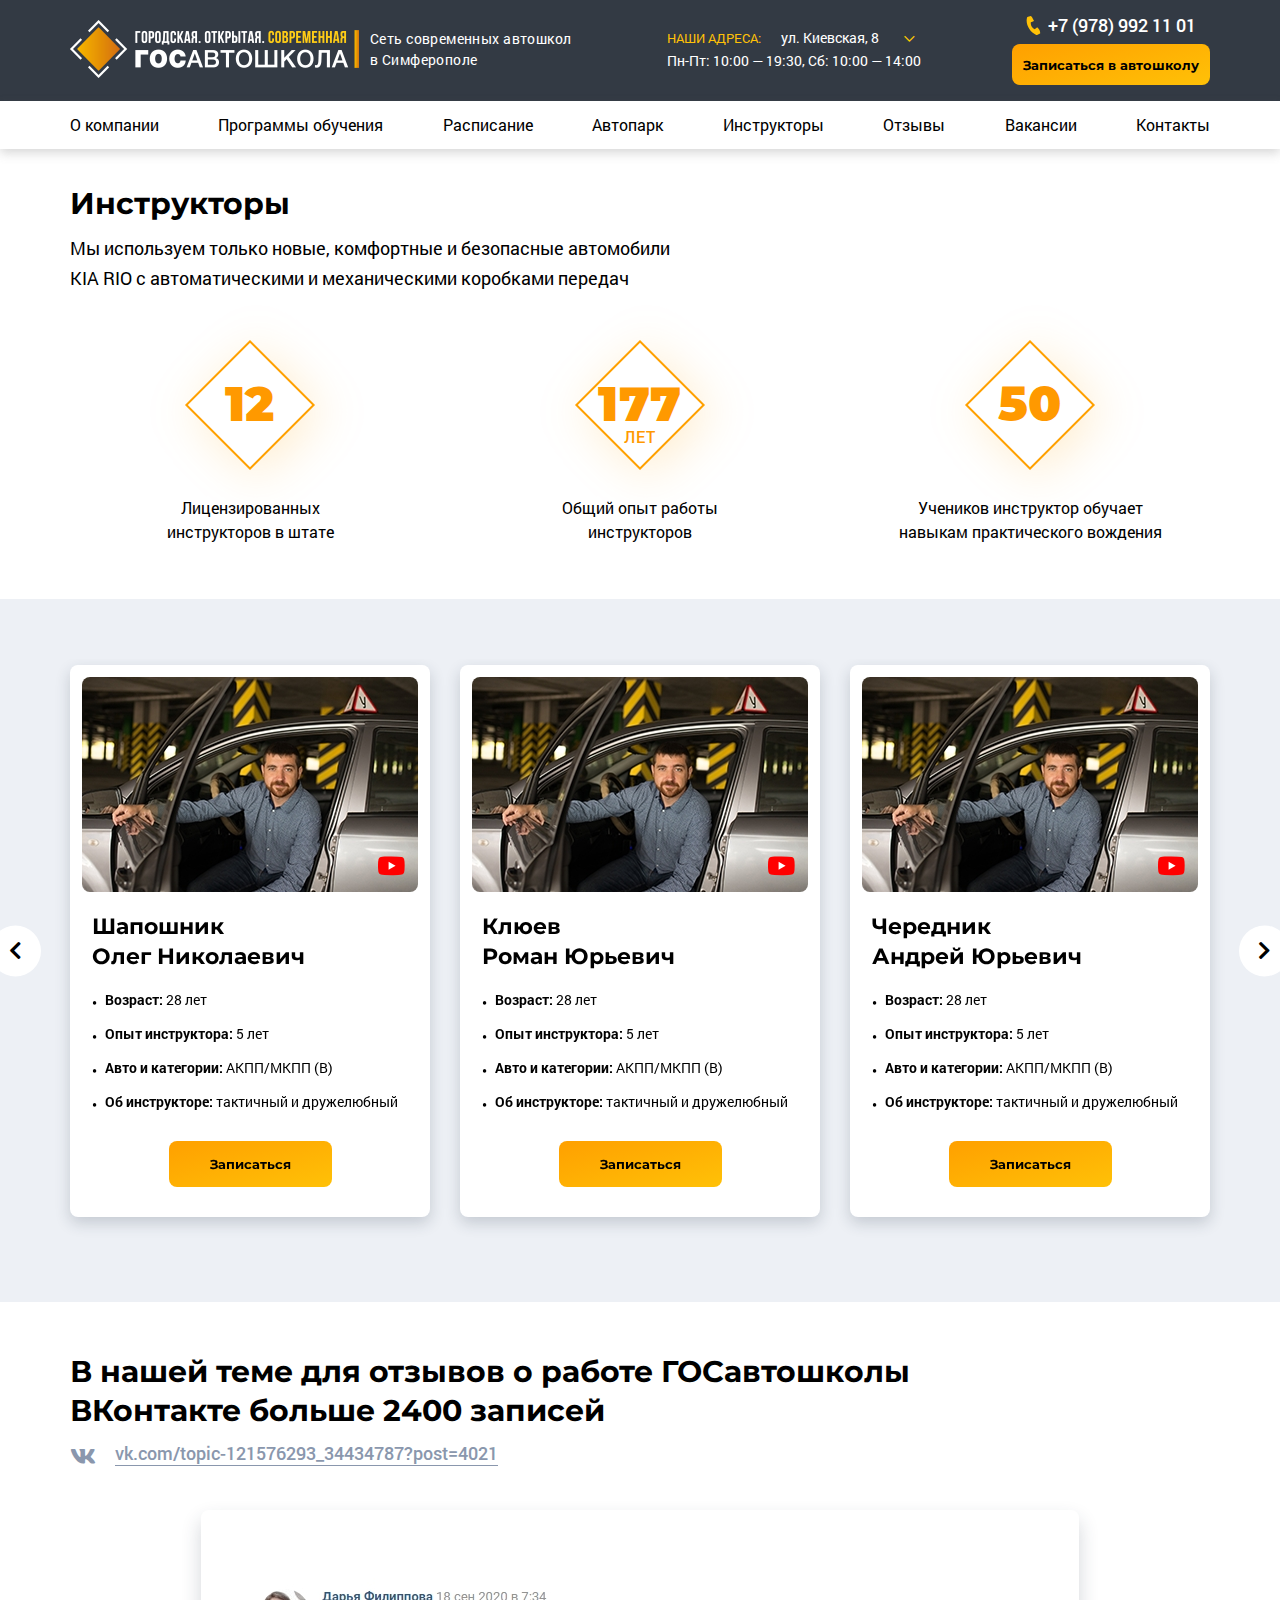
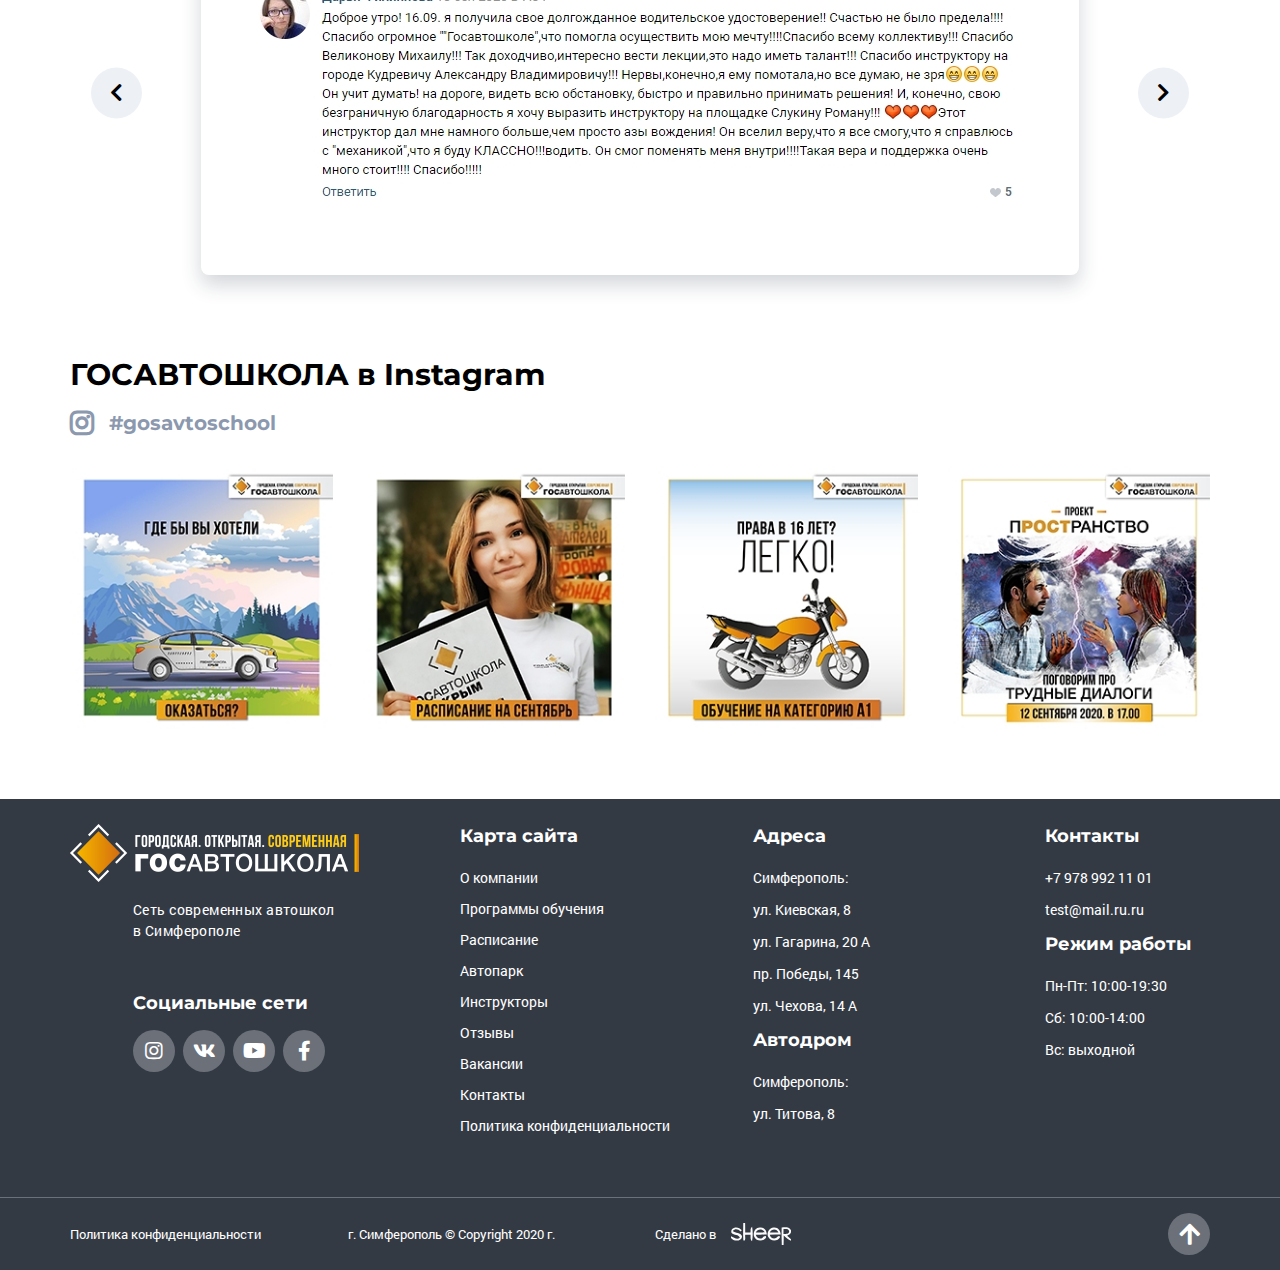
<file: instructors.html>
<!DOCTYPE html>
<!--[if lt IE 7]><html lang="ru" class="lt-ie9 lt-ie8 lt-ie7"><![endif]-->
<!--[if IE 7]><html lang="ru" class="lt-ie9 lt-ie8"><![endif]-->
<!--[if IE 8]><html lang="ru" class="lt-ie9"><![endif]-->
<!--[if gt IE 8]><!-->
<html lang="ru">
<!--<![endif]-->
<head>
	<meta charset="utf-8" />
	<title>Заголовок</title>
	<meta name="description" content="" />
	<meta http-equiv="X-UA-Compatible" content="IE=edge" />
	<meta name="viewport" content="width=device-width, initial-scale=1.0" />
	<link href="https://fonts.googleapis.com/css2?family=Montserrat:wght@500;700;900&display=swap" rel="stylesheet">
	<link rel="shortcut icon" href="favicon.png" />
	<link rel="stylesheet" href="libs/bootstrap/bootstrap-grid.css" />
	<link rel="stylesheet" href="libs/animate/animate.min.css" />
	<link rel="stylesheet" href="libs/fontawesome-free-5.12.0-web/css/all.min.css" />
	<link rel="stylesheet" href="libs/fancybox/jquery.fancybox.css" />
	<link rel="stylesheet" href="libs/slick-1.5.9/slick/slick.css" />
	<link rel="stylesheet" href="libs/slick-1.5.9/slick/slick-theme.css" />
	<link rel="stylesheet" href="css/fonts.css" />
	<link rel="stylesheet" href="css/main.css?ver=1.50" />
	<link rel="stylesheet" href="css/media.css?ver=1.50" />
</head>
<body>

	<div class="wrapper">

		<header class="header">
			<div class="container">
				<div class="header__wrap">
					<span class="btn_nav">
						<span class='sandwich'>
							<span class='sw-topper'></span>
							<span class='sw-bottom'></span>
							<span class='sw-footer'></span>
						</span>
					</span>
					<div class="logo-wrap">
						<a href="#" class="logo">
							<img src="img/logo.png" alt="alt">
						</a>
						<div class="logo-wrap__descr">Сеть современных автошкол в Симферополе</div>
						<div class="logo-wrap__mobdescr">Симферополь</div>
					</div>
					<div class="header__center">
						<div class="location-header">
							<div class="location-header__title">наши Адреса:</div>
							<div class="location">
								<div class="location__text"><span>ул. Киевская, 8</span><i class="far fa-chevron-down"></i></div>
								<ul class="location-list">
									<li>
										<a href="#">ул. Гагарина, 20 А</a>
									</li>
									<li>
										<a href="#">пр. Победы, 145</a>
									</li>
									<li>
										<a href="#">ул. Чехова, 14 А</a>
									</li>
								</ul>	
							</div>
						</div>
						<div class="header__time">Пн-Пт: 10:00 — 19:30, Сб: 10:00 — 14:00</div>
					</div>
					<div class="header__right">
						<a href="tel:+79789921101" rel="nofollow" class="phone-main">+7 (978) 992 11 01</a>
						<br>
						<a href="#" class="btn-main">Записаться в автошколу</a>
					</div>
					
				</div>
			</div>
			<div class="nav">
				<div class="container">
					<ul class="menu">
						<li><a href="#sect-about">О компании</a></li>
						<li><a href="#sect-tarifs">Программы обучения</a></li>
						<li><a href="#sect-schedule">Расписание</a></li>
						<li><a href="#sect-portfolio">Автопарк</a></li>
						<li><a href="#sect-team">Инструкторы</a></li>
						<li><a href="#sect-reviews">Отзывы</a></li>
						<li><a href="#sect-questions">Вакансии</a></li>
						<li><a href="#sect-footer">Контакты</a></li>
					</ul>
				</div>
			</div>
		</header>

		<div class="instructors">
			<div class="container">
				<div class="row">
					<div class="col-xl-7 col-lg-10">
						<h1 class="title-section title-section_page">Инструкторы</h1>
						<div class="descr-title">Мы используем только новые, комфортные и безопасные автомобили KIA&nbsp;RIO с автоматическими и механическими коробками передач</div>
					</div>
				</div>
				<div class="row row_items-about">
					<div class="col-lg-4 col-6">
						<div class="item-about">
							<div class="item-about__number">12</div>
							<p>Лицензированных <br>инструкторов в штате </p>
						</div>
					</div>
					<div class="col-lg-4 col-6">
						<div class="item-about">
							<div class="item-about__number">177 <span>ЛЕТ</span></div>
							<p>Общий опыт работы <br>инструкторов</p>
						</div>
					</div>
					<div class="col-lg-4 col-8">
						<div class="item-about">
							<div class="item-about__number">50</div>
							<p>Учеников инструктор обучает навыкам практического вождения </p>
						</div>
					</div>
				</div>
			</div>
		</div>

		<div class="team team_page">
			<div class="container">
				<ul class="slider-team">
					<li>
						<div class="item-team">
							<div class="item-team__image">
								<img src="img/team1.jpg" alt="alt">
								<a href="#video1" class="btn-youtube fancybox"><i class="fab fa-youtube"></i></a>
							</div>
							<div class="item-team__content">
								<div class="item-team__name">
									<p>Шапошник</p>
									<p>Олег Николаевич</p>
								</div>
								<div class="item-team__line"><span>Возраст:</span> 28 лет</div>
								<div class="item-team__line"><span>Опыт инструктора:</span> 5 лет</div>
								<div class="item-team__line"><span>Авто и категории:</span> АКПП/МКПП (В)</div>
								<div class="item-team__line"><span>Об инструкторе:</span> тактичный и дружелюбный</div>
							</div>
							<a href="#" class="btn-main">Записаться</a>
						</div>
					</li>
					<li>
						<div class="item-team">
							<div class="item-team__image">
								<img src="img/team1.jpg" alt="alt">
								<a href="#video1" class="btn-youtube fancybox"><i class="fab fa-youtube"></i></a>
							</div>
							<div class="item-team__content">
								<div class="item-team__name">
									<p>Клюев </p>
									<p>Роман Юрьевич</p>
								</div>
								<div class="item-team__line"><span>Возраст:</span> 28 лет</div>
								<div class="item-team__line"><span>Опыт инструктора:</span> 5 лет</div>
								<div class="item-team__line"><span>Авто и категории:</span> АКПП/МКПП (В)</div>
								<div class="item-team__line"><span>Об инструкторе:</span> тактичный и дружелюбный</div>
							</div>
							<a href="#" class="btn-main">Записаться</a>
						</div>
					</li>
					<li>
						<div class="item-team">
							<div class="item-team__image">
								<img src="img/team1.jpg" alt="alt">
								<a href="#video1" class="btn-youtube fancybox"><i class="fab fa-youtube"></i></a>
							</div>
							<div class="item-team__content">
								<div class="item-team__name">
									<p>Чередник</p>
									<p>Андрей Юрьевич</p>
								</div>
								<div class="item-team__line"><span>Возраст:</span> 28 лет</div>
								<div class="item-team__line"><span>Опыт инструктора:</span> 5 лет</div>
								<div class="item-team__line"><span>Авто и категории:</span> АКПП/МКПП (В)</div>
								<div class="item-team__line"><span>Об инструкторе:</span> тактичный и дружелюбный</div>
							</div>
							<a href="#" class="btn-main">Записаться</a>
						</div>
					</li>
					<li>
						<div class="item-team">
							<div class="item-team__image">
								<img src="img/team1.jpg" alt="alt">
								<a href="#video1" class="btn-youtube fancybox"><i class="fab fa-youtube"></i></a>
							</div>
							<div class="item-team__content">
								<div class="item-team__name">
									<p>Шапошник</p>
									<p>Олег Николаевич</p>
								</div>
								<div class="item-team__line"><span>Возраст:</span> 28 лет</div>
								<div class="item-team__line"><span>Опыт инструктора:</span> 5 лет</div>
								<div class="item-team__line"><span>Авто и категории:</span> АКПП/МКПП (В)</div>
								<div class="item-team__line"><span>Об инструкторе:</span> тактичный и дружелюбный</div>
							</div>
							<a href="#" class="btn-main">Записаться</a>
						</div>
					</li>
				</ul>
			</div>
		</div>

		<div class="reviews-social">
			<div class="container">
				<div class="row">
					<div class="col-lg-10">
						<h1 class="title-section">В нашей теме для отзывов о работе ГОСавтошколы ВКонтакте больше 2400 записей</h1>
						<a href="#" class="link-social"><i class="fab fa-vk"></i> <span>vk.com/topic-121576293_34434787?post=4021</span></a>
					</div>
				</div>
				<ul class="slider-reviews-social">
					<li>
						<div class="slider-reviews-social__item">
							<img src="img/slide_review1.jpg" alt="alt">
						</div>
					</li>
					<li>
						<div class="slider-reviews-social__item">
							<img src="img/slide_review1.jpg" alt="alt">
						</div>
					</li>
					<li>
						<div class="slider-reviews-social__item">
							<img src="img/slide_review1.jpg" alt="alt">
						</div>
					</li>
				</ul>
			</div>
		</div>

		<div class="instagram" id="sect-instagram">
			<div class="container">
				<h2 class="title-section">ГОСАВТОШКОЛА в Instagram</h2>
				<div class="title-insta"><i class="fab fa-instagram"></i> #gosavtoschool</div>
				<div class="row row_insta">
					<div class="col-lg-3 col-6">
						<a href="img/insta1.jpg" class="item-insta fancybox" rel="group1">
							<span class="item-insta__image">
								<img src="img/insta1.jpg" alt="alt">
							</span>
						</a>
					</div>
					<div class="col-lg-3 col-6">
						<a href="img/insta2.jpg" class="item-insta fancybox" rel="group1">
							<span class="item-insta__image">
								<img src="img/insta2.jpg" alt="alt">
							</span>
						</a>
					</div>
					<div class="col-lg-3 col-6">
						<a href="img/insta3.jpg" class="item-insta fancybox" rel="group1">
							<span class="item-insta__image">
								<img src="img/insta3.jpg" alt="alt">
							</span>
						</a>
					</div>
					<div class="col-lg-3 col-6">
						<a href="img/insta4.jpg" class="item-insta fancybox" rel="group1">
							<span class="item-insta__image">
								<img src="img/insta4.jpg" alt="alt">
							</span>
						</a>
					</div>
				</div>
			</div>
		</div>

		<footer class="footer" id="sect-footer">
			<div class="container">
				<div class="row">
					<div class="col-lg-4 col-md-6">
						<a href="#" class="logo">
							<img src="img/logo.png" alt="alt">
						</a>
						<div class="footer__left-content">
							<div class="desc-logo-footer">Сеть современных автошкол в Симферополе</div>
							<div class="footer__title">Социальные сети</div>
							<ul class="social-list">
								<li><a href="#"><i class="fab fa-instagram"></i></a></li>
								<li><a href="#"><i class="fab fa-vk"></i></a></li>
								<li><a href="#"><i class="fab fa-youtube"></i></a></li>
								<li><a href="#"><i class="fab fa-facebook-f"></i></a></li>
							</ul>
						</div>
					</div>
					<div class="col-lg-3 col-md-6">
						<div class="footer__title">Карта сайта</div>
						<div class="footer__dropdown">
							<ul class="nav-footer">
								<li><a href="#">О компании</a></li>
								<li><a href="#">Программы обучения</a></li>
								<li><a href="#">Расписание</a></li>
								<li><a href="#">Автопарк</a></li>
								<li><a href="#">Инструкторы</a></li>
								<li><a href="#">Отзывы</a></li>
								<li><a href="#">Вакансии</a></li>
								<li><a href="#">Контакты</a></li>
								<li><a href="#">Политика конфиденциальности</a></li>
							</ul>
						</div>
					</div>
					<div class="col-lg-3 col-md-6">
						<div>
							<div class="footer__title">Адреса</div>
							<div class="footer__dropdown">
								<div class="footer__contact">
									<p>Симферополь:</p>
									<p>ул. Киевская, 8 </p>
									<p>ул. Гагарина, 20 А</p>
									<p>пр. Победы, 145 </p>
									<p>ул. Чехова, 14 А</p>
								</div>
							</div>
						</div>
						<div>
							<div class="footer__title">Автодром</div>
							<div class="footer__dropdown">
								<div class="footer__contact">
									<p>Симферополь:</p>
									<p>ул. Титова, 8</p>
								</div>
							</div>
						</div>
					</div>
					<div class="col-lg-2 col-md-6">
						<div>
							<div class="footer__title">Контакты</div>
							<div class="footer__dropdown">
								<div class="footer__contact">
									<p>+7 978 992 11 01</p>
									<p>test@mail.ru.ru</p>
								</div>
							</div>
						</div>
						<div>
							<div class="footer__title">Режим работы</div>
							<div class="footer__dropdown">
								<div class="footer__contact">
									<p>Пн-Пт: 10:00-19:30</p>
									<p>Сб: 10:00-14:00 </p>
									<p>Вс: выходной</p>
								</div>
							</div>
						</div>
					</div>
				</div>
			</div>
			<div class="footer__bottom">
				<div class="container">
					<div class="row align-items-center">
						<div class="col-md-3 col-sm-6">
							<a href="#" class="footer__link">Политика конфиденциальности</a>
						</div>
						<div class="col-md-3 col_pl col-sm-6">
							<p>г. Симферополь © Copyright  2020 г.</p>
						</div>
						<div class="col-md-3 col-sm-6">
							<div class="create">Сделано в <img src="img/copy.svg" alt="alt"></div>
						</div>
						<div class="col-md-3 align_right col-sm-6">
							<a href="#" class="btn_top"><i class="fa fa-arrow-up"></i></a>
						</div>
					</div>
				</div>
			</div>
		</footer>

	</div>

	<div id="video1" class="modal-block">
		<iframe width="560" height="315" src="https://www.youtube.com/embed/JEQV59Oy5vI" frameborder="0" allow="accelerometer; autoplay; clipboard-write; encrypted-media; gyroscope; picture-in-picture" allowfullscreen></iframe>
	</div>

	<!--[if lt IE 9]>
	<script src="libs/html5shiv/es5-shim.min.js"></script>
	<script src="libs/html5shiv/html5shiv.min.js"></script>
	<script src="libs/html5shiv/html5shiv-printshiv.min.js"></script>
	<script src="libs/respond/respond.min.js"></script>
<![endif]-->
<script src="libs/jquery/jquery-1.11.1.min.js"></script>
<script src="libs/jquery-mousewheel/jquery.mousewheel.min.js"></script>
<script src="libs/fancybox/jquery.fancybox.pack.js"></script>
<script src="libs/slick-1.5.9/slick/slick.min.js"></script>
<script src="libs/mask/jquery.maskedinput.js"></script>
<script src="libs/animate/wow.min.js"></script>
<script src="libs/animate/animate-css.js"></script>
<script src="libs/scroll2id/PageScroll2id.min.js"></script>
<script src="libs/jQueryFormStyler-master/jquery.formstyler.min.js"></script>
<script src="js/common.js?ver=1.50"></script>
<!-- Yandex.Metrika counter --><!-- /Yandex.Metrika counter -->
<!-- Google Analytics counter --><!-- /Google Analytics counter -->
</body>
</html>
</file>
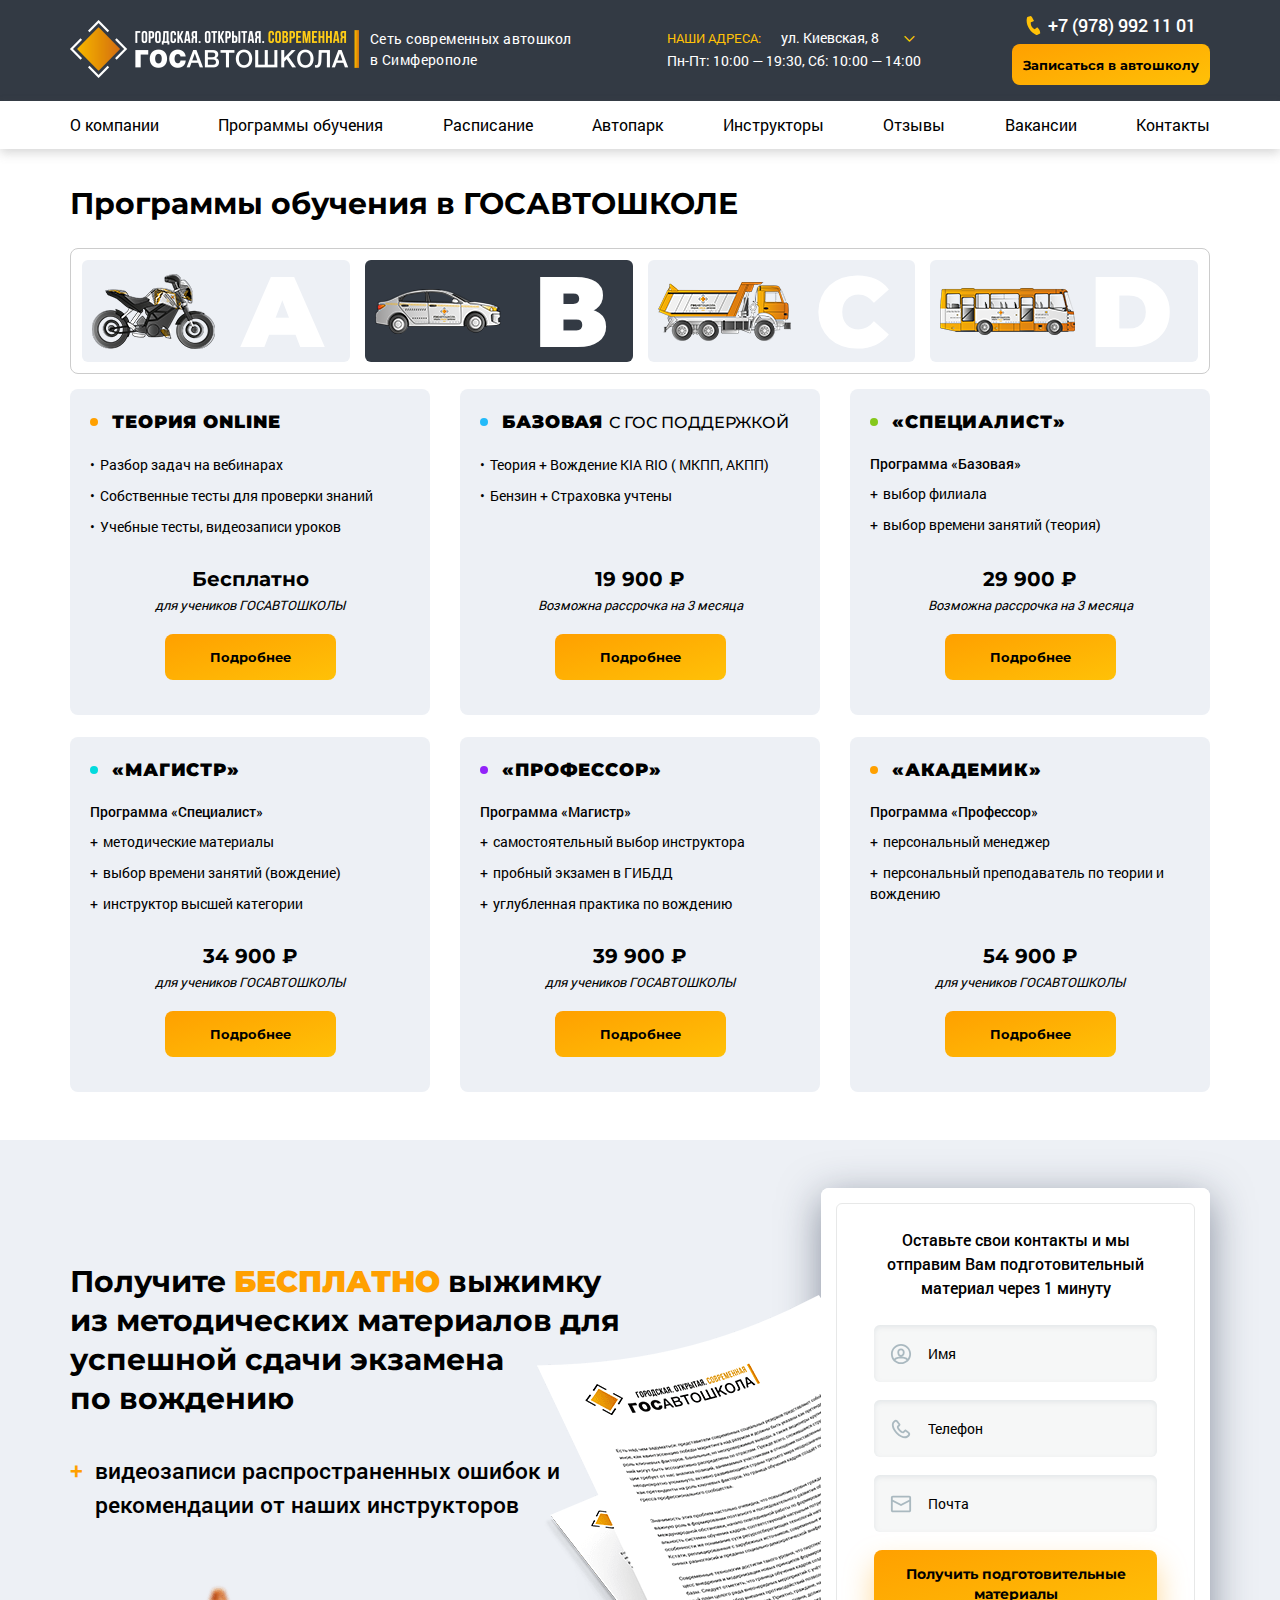
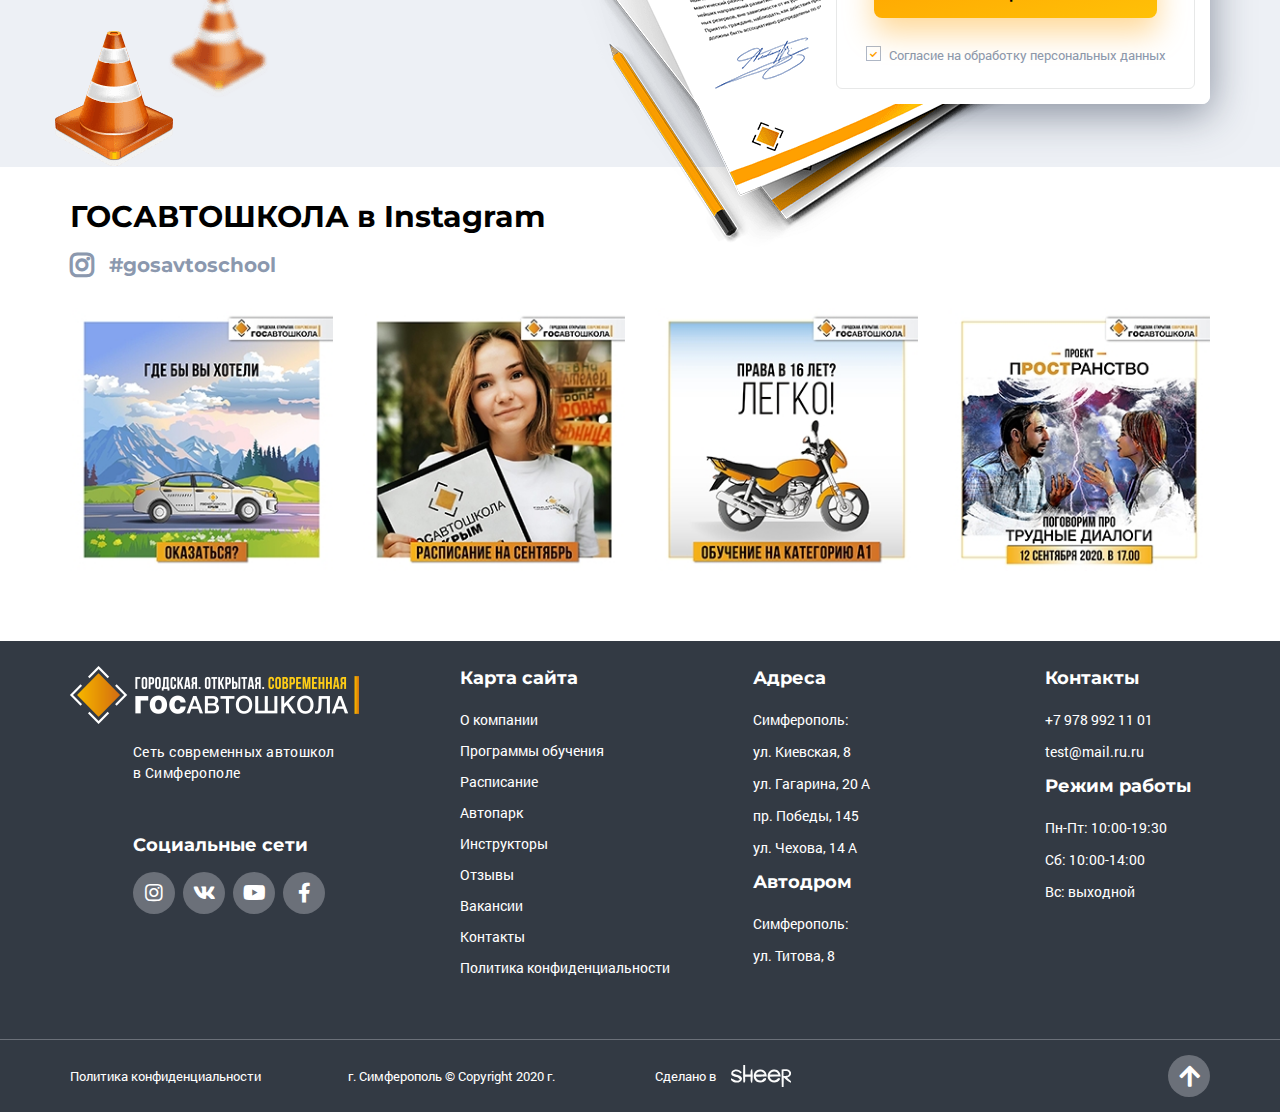
<file: price.html>
<!DOCTYPE html>
<!--[if lt IE 7]><html lang="ru" class="lt-ie9 lt-ie8 lt-ie7"><![endif]-->
<!--[if IE 7]><html lang="ru" class="lt-ie9 lt-ie8"><![endif]-->
<!--[if IE 8]><html lang="ru" class="lt-ie9"><![endif]-->
<!--[if gt IE 8]><!-->
<html lang="ru">
<!--<![endif]-->
<head>
	<meta charset="utf-8" />
	<title>Заголовок</title>
	<meta name="description" content="" />
	<meta http-equiv="X-UA-Compatible" content="IE=edge" />
	<meta name="viewport" content="width=device-width, initial-scale=1.0" />
	<link href="https://fonts.googleapis.com/css2?family=Montserrat:wght@500;700;900&display=swap" rel="stylesheet">
	<link rel="shortcut icon" href="favicon.png" />
	<link rel="stylesheet" href="libs/bootstrap/bootstrap-grid.css" />
	<link rel="stylesheet" href="libs/animate/animate.min.css" />
	<link rel="stylesheet" href="libs/fontawesome-free-5.12.0-web/css/all.min.css" />
	<link rel="stylesheet" href="libs/fancybox/jquery.fancybox.css" />
	<link rel="stylesheet" href="libs/slick-1.5.9/slick/slick.css" />
	<link rel="stylesheet" href="libs/slick-1.5.9/slick/slick-theme.css" />
	<link rel="stylesheet" href="css/fonts.css" />
	<link rel="stylesheet" href="css/main.css?ver=1.70" />
	<link rel="stylesheet" href="css/media.css?ver=1.70" />
</head>
<body>

	<div class="wrapper">

		<header class="header">
			<div class="container">
				<div class="header__wrap">
					<span class="btn_nav">
						<span class='sandwich'>
							<span class='sw-topper'></span>
							<span class='sw-bottom'></span>
							<span class='sw-footer'></span>
						</span>
					</span>
					<div class="logo-wrap">
						<a href="#" class="logo">
							<img src="img/logo.png" alt="alt">
						</a>
						<div class="logo-wrap__descr">Сеть современных автошкол в Симферополе</div>
						<div class="logo-wrap__mobdescr">Симферополь</div>
					</div>
					<div class="header__center">
						<div class="location-header">
							<div class="location-header__title">наши Адреса:</div>
							<div class="location">
								<div class="location__text"><span>ул. Киевская, 8</span><i class="far fa-chevron-down"></i></div>
								<ul class="location-list">
									<li>
										<a href="#">ул. Гагарина, 20 А</a>
									</li>
									<li>
										<a href="#">пр. Победы, 145</a>
									</li>
									<li>
										<a href="#">ул. Чехова, 14 А</a>
									</li>
								</ul>	
							</div>
						</div>
						<div class="header__time">Пн-Пт: 10:00 — 19:30, Сб: 10:00 — 14:00</div>
					</div>
					<div class="header__right">
						<a href="tel:+79789921101" rel="nofollow" class="phone-main">+7 (978) 992 11 01</a>
						<br>
						<a href="#callback" class="btn-main fancybox">Записаться в автошколу</a>
					</div>
					
				</div>
			</div>
			<div class="nav">
				<div class="container">
					<ul class="menu">
						<li><a href="#sect-about">О компании</a></li>
						<li><a href="#sect-tarifs">Программы обучения</a></li>
						<li><a href="#sect-schedule">Расписание</a></li>
						<li><a href="#sect-portfolio">Автопарк</a></li>
						<li><a href="#sect-team">Инструкторы</a></li>
						<li><a href="#sect-reviews">Отзывы</a></li>
						<li><a href="#sect-questions">Вакансии</a></li>
						<li><a href="#sect-footer">Контакты</a></li>
					</ul>
				</div>
			</div>
		</header>

		<div class="tarifs" id="sect-tarifs">
			<div class="container">
				<h2 class="title-section title-section_page">Программы обучения в ГОСАВТОШКОЛЕ</h2>
				<ul class="tabs-main">
					<li>
						<a href="#tab-tarif1">
							<img src="img/tab_tarif1_1.png" alt="alt">
							<span>А</span>
						</a>
					</li>
					<li class="active">
						<a href="#tab-tarif2">
							<img src="img/tab_tarif2_1.png" alt="alt">
							<span>В</span>
						</a>
					</li>
					<li>
						<a href="#tab-tarif3">
							<img src="img/tab_tarif3_1.png" alt="alt">
							<span>С</span>
						</a>
					</li>
					<li>
						<a href="#tab-tarif4">
							<img src="img/tab_tarif4_1.png" alt="alt">
							<span>D</span>
						</a>
					</li>
				</ul>
				<div class="tab-container">
					<div class="tab-pane" id="tab-tarif1">
						<div class="row row_tarifs">
							<div class="col-lg-4 col-md-6">
								<div class="item-tarif item-tarif__type1">
									<div class="item-tarif__name">Теория ONLINE</div>
									<ul class="item-tarif__list">
										<li>Разбор задач на вебинарах</li>
										<li>Собственные тесты для проверки знаний</li>
										<li>Учебные тесты, видеозаписи уроков</li>
									</ul>
									<div class="item-tarif__bottom">
										<div class="item-tarif__price">Бесплатно</div>
										<div class="item-tarif__descrprice">для учеников ГОСАВТОШКОЛЫ</div>
										<a href="#" class="btn-main">Подробнее</a>
									</div>
								</div>
							</div>
							<div class="col-lg-4 col-md-6">
								<div class="item-tarif item-tarif__type2">
									<div class="item-tarif__name">базовая <span>С Гос поддержкой</span></div>
									<ul class="item-tarif__list">
										<li>Теория + Вождение KIA RIO   ( МКПП, АКПП) </li>
										<li>Бензин + Страховка учтены</li>
									</ul>
									<div class="item-tarif__bottom">
										<div class="item-tarif__price">19 900 ₽</div>
										<div class="item-tarif__descrprice">Возможна рассрочка на 3 месяца</div>
										<a href="#" class="btn-main">Подробнее</a>
									</div>
								</div>
							</div>
							<div class="col-lg-4 col-md-6">
								<div class="item-tarif item-tarif__type3">
									<div class="item-tarif__name">«СПЕЦИАЛИСТ»</div>
									<div class="item-tarif__descr">Программа «Базовая»</div>
									<ul class="item-tarif__list item-tarif__list_plus">
										<li>выбор филиала </li>
										<li>выбор времени занятий (теория)</li>
									</ul>
									<div class="item-tarif__bottom">
										<div class="item-tarif__price">29 900 ₽</div>
										<div class="item-tarif__descrprice">Возможна рассрочка на 3 месяца</div>
										<a href="#" class="btn-main">Подробнее</a>
									</div>
								</div>
							</div>
							<div class="col-lg-4 col-md-6">
								<div class="item-tarif item-tarif__type4">
									<div class="item-tarif__name">«магистр»</div>
									<div class="item-tarif__descr">Программа «Специалист»</div>
									<ul class="item-tarif__list item-tarif__list_plus">
										<li>методические материалы</li>
										<li>выбор времени занятий (вождение)</li>
										<li>инструктор высшей категории</li>
									</ul>
									<div class="item-tarif__bottom">
										<div class="item-tarif__price">34 900 ₽</div>
										<div class="item-tarif__descrprice">для учеников ГОСАВТОШКОЛЫ</div>
										<a href="#" class="btn-main">Подробнее</a>
									</div>
								</div>
							</div>
							<div class="col-lg-4 col-md-6">
								<div class="item-tarif item-tarif__type5">
									<div class="item-tarif__name">«профессор»</div>
									<div class="item-tarif__descr">Программа «Магистр»</div>
									<ul class="item-tarif__list item-tarif__list_plus">
										<li>самостоятельный выбор инструктора</li>
										<li>пробный экзамен в ГИБДД</li>
										<li>углубленная практика по вождению</li>
									</ul>
									<div class="item-tarif__bottom">
										<div class="item-tarif__price">39 900 ₽</div>
										<div class="item-tarif__descrprice">для учеников ГОСАВТОШКОЛЫ</div>
										<a href="#" class="btn-main">Подробнее</a>
									</div>
								</div>
							</div>
							<div class="col-lg-4 col-md-6">
								<div class="item-tarif item-tarif__type6">
									<div class="item-tarif__name">«академик»</div>
									<div class="item-tarif__descr">Программа «Профессор»</div>
									<ul class="item-tarif__list item-tarif__list_plus">
										<li>персональный менеджер </li>
										<li>персональный преподаватель по теории и вождению</li>
									</ul>
									<div class="item-tarif__bottom">
										<div class="item-tarif__price">54 900 ₽</div>
										<div class="item-tarif__descrprice">для учеников ГОСАВТОШКОЛЫ</div>
										<a href="#" class="btn-main">Подробнее</a>
									</div>
								</div>
							</div>
						</div>
					</div>
					<div class="tab-pane" id="tab-tarif2">
						<div class="row row_tarifs">
							<div class="col-lg-4 col-md-6">
								<div class="item-tarif item-tarif__type1">
									<div class="item-tarif__name">Теория ONLINE</div>
									<ul class="item-tarif__list">
										<li>Разбор задач на вебинарах</li>
										<li>Собственные тесты для проверки знаний</li>
										<li>Учебные тесты, видеозаписи уроков</li>
									</ul>
									<div class="item-tarif__bottom">
										<div class="item-tarif__price">Бесплатно</div>
										<div class="item-tarif__descrprice">для учеников ГОСАВТОШКОЛЫ</div>
										<a href="#" class="btn-main">Подробнее</a>
									</div>
								</div>
							</div>
							<div class="col-lg-4 col-md-6">
								<div class="item-tarif item-tarif__type2">
									<div class="item-tarif__name">базовая <span>С Гос поддержкой</span></div>
									<ul class="item-tarif__list">
										<li>Теория + Вождение KIA RIO   ( МКПП, АКПП) </li>
										<li>Бензин + Страховка учтены</li>
									</ul>
									<div class="item-tarif__bottom">
										<div class="item-tarif__price">19 900 ₽</div>
										<div class="item-tarif__descrprice">Возможна рассрочка на 3 месяца</div>
										<a href="#" class="btn-main">Подробнее</a>
									</div>
								</div>
							</div>
							<div class="col-lg-4 col-md-6">
								<div class="item-tarif item-tarif__type3">
									<div class="item-tarif__name">«СПЕЦИАЛИСТ»</div>
									<div class="item-tarif__descr">Программа «Базовая»</div>
									<ul class="item-tarif__list item-tarif__list_plus">
										<li>выбор филиала </li>
										<li>выбор времени занятий (теория)</li>
									</ul>
									<div class="item-tarif__bottom">
										<div class="item-tarif__price">29 900 ₽</div>
										<div class="item-tarif__descrprice">Возможна рассрочка на 3 месяца</div>
										<a href="#" class="btn-main">Подробнее</a>
									</div>
								</div>
							</div>
							<div class="col-lg-4 col-md-6">
								<div class="item-tarif item-tarif__type4">
									<div class="item-tarif__name">«магистр»</div>
									<div class="item-tarif__descr">Программа «Специалист»</div>
									<ul class="item-tarif__list item-tarif__list_plus">
										<li>методические материалы</li>
										<li>выбор времени занятий (вождение)</li>
										<li>инструктор высшей категории</li>
									</ul>
									<div class="item-tarif__bottom">
										<div class="item-tarif__price">34 900 ₽</div>
										<div class="item-tarif__descrprice">для учеников ГОСАВТОШКОЛЫ</div>
										<a href="#" class="btn-main">Подробнее</a>
									</div>
								</div>
							</div>
							<div class="col-lg-4 col-md-6">
								<div class="item-tarif item-tarif__type5">
									<div class="item-tarif__name">«профессор»</div>
									<div class="item-tarif__descr">Программа «Магистр»</div>
									<ul class="item-tarif__list item-tarif__list_plus">
										<li>самостоятельный выбор инструктора</li>
										<li>пробный экзамен в ГИБДД</li>
										<li>углубленная практика по вождению</li>
									</ul>
									<div class="item-tarif__bottom">
										<div class="item-tarif__price">39 900 ₽</div>
										<div class="item-tarif__descrprice">для учеников ГОСАВТОШКОЛЫ</div>
										<a href="#" class="btn-main">Подробнее</a>
									</div>
								</div>
							</div>
							<div class="col-lg-4 col-md-6">
								<div class="item-tarif item-tarif__type6">
									<div class="item-tarif__name">«академик»</div>
									<div class="item-tarif__descr">Программа «Профессор»</div>
									<ul class="item-tarif__list item-tarif__list_plus">
										<li>персональный менеджер </li>
										<li>персональный преподаватель по теории и вождению</li>
									</ul>
									<div class="item-tarif__bottom">
										<div class="item-tarif__price">54 900 ₽</div>
										<div class="item-tarif__descrprice">для учеников ГОСАВТОШКОЛЫ</div>
										<a href="#" class="btn-main">Подробнее</a>
									</div>
								</div>
							</div>
						</div>
					</div>
					<div class="tab-pane" id="tab-tarif3">
						<div class="row row_tarifs">
							<div class="col-lg-4 col-md-6">
								<div class="item-tarif item-tarif__type1">
									<div class="item-tarif__name">Теория ONLINE</div>
									<ul class="item-tarif__list">
										<li>Разбор задач на вебинарах</li>
										<li>Собственные тесты для проверки знаний</li>
										<li>Учебные тесты, видеозаписи уроков</li>
									</ul>
									<div class="item-tarif__bottom">
										<div class="item-tarif__price">Бесплатно</div>
										<div class="item-tarif__descrprice">для учеников ГОСАВТОШКОЛЫ</div>
										<a href="#" class="btn-main">Подробнее</a>
									</div>
								</div>
							</div>
							<div class="col-lg-4 col-md-6">
								<div class="item-tarif item-tarif__type2">
									<div class="item-tarif__name">базовая <span>С Гос поддержкой</span></div>
									<ul class="item-tarif__list">
										<li>Теория + Вождение KIA RIO   ( МКПП, АКПП) </li>
										<li>Бензин + Страховка учтены</li>
									</ul>
									<div class="item-tarif__bottom">
										<div class="item-tarif__price">19 900 ₽</div>
										<div class="item-tarif__descrprice">Возможна рассрочка на 3 месяца</div>
										<a href="#" class="btn-main">Подробнее</a>
									</div>
								</div>
							</div>
							<div class="col-lg-4 col-md-6">
								<div class="item-tarif item-tarif__type3">
									<div class="item-tarif__name">«СПЕЦИАЛИСТ»</div>
									<div class="item-tarif__descr">Программа «Базовая»</div>
									<ul class="item-tarif__list item-tarif__list_plus">
										<li>выбор филиала </li>
										<li>выбор времени занятий (теория)</li>
									</ul>
									<div class="item-tarif__bottom">
										<div class="item-tarif__price">29 900 ₽</div>
										<div class="item-tarif__descrprice">Возможна рассрочка на 3 месяца</div>
										<a href="#" class="btn-main">Подробнее</a>
									</div>
								</div>
							</div>
							<div class="col-lg-4 col-md-6">
								<div class="item-tarif item-tarif__type4">
									<div class="item-tarif__name">«магистр»</div>
									<div class="item-tarif__descr">Программа «Специалист»</div>
									<ul class="item-tarif__list item-tarif__list_plus">
										<li>методические материалы</li>
										<li>выбор времени занятий (вождение)</li>
										<li>инструктор высшей категории</li>
									</ul>
									<div class="item-tarif__bottom">
										<div class="item-tarif__price">34 900 ₽</div>
										<div class="item-tarif__descrprice">для учеников ГОСАВТОШКОЛЫ</div>
										<a href="#" class="btn-main">Подробнее</a>
									</div>
								</div>
							</div>
							<div class="col-lg-4 col-md-6">
								<div class="item-tarif item-tarif__type5">
									<div class="item-tarif__name">«профессор»</div>
									<div class="item-tarif__descr">Программа «Магистр»</div>
									<ul class="item-tarif__list item-tarif__list_plus">
										<li>самостоятельный выбор инструктора</li>
										<li>пробный экзамен в ГИБДД</li>
										<li>углубленная практика по вождению</li>
									</ul>
									<div class="item-tarif__bottom">
										<div class="item-tarif__price">39 900 ₽</div>
										<div class="item-tarif__descrprice">для учеников ГОСАВТОШКОЛЫ</div>
										<a href="#" class="btn-main">Подробнее</a>
									</div>
								</div>
							</div>
							<div class="col-lg-4 col-md-6">
								<div class="item-tarif item-tarif__type6">
									<div class="item-tarif__name">«академик»</div>
									<div class="item-tarif__descr">Программа «Профессор»</div>
									<ul class="item-tarif__list item-tarif__list_plus">
										<li>персональный менеджер </li>
										<li>персональный преподаватель по теории и вождению</li>
									</ul>
									<div class="item-tarif__bottom">
										<div class="item-tarif__price">54 900 ₽</div>
										<div class="item-tarif__descrprice">для учеников ГОСАВТОШКОЛЫ</div>
										<a href="#" class="btn-main">Подробнее</a>
									</div>
								</div>
							</div>
						</div>
					</div>
					<div class="tab-pane" id="tab-tarif4">
						<div class="row row_tarifs">
							<div class="col-lg-4 col-md-6">
								<div class="item-tarif item-tarif__type1">
									<div class="item-tarif__name">Теория ONLINE</div>
									<ul class="item-tarif__list">
										<li>Разбор задач на вебинарах</li>
										<li>Собственные тесты для проверки знаний</li>
										<li>Учебные тесты, видеозаписи уроков</li>
									</ul>
									<div class="item-tarif__bottom">
										<div class="item-tarif__price">Бесплатно</div>
										<div class="item-tarif__descrprice">для учеников ГОСАВТОШКОЛЫ</div>
										<a href="#" class="btn-main">Подробнее</a>
									</div>
								</div>
							</div>
							<div class="col-lg-4 col-md-6">
								<div class="item-tarif item-tarif__type2">
									<div class="item-tarif__name">базовая <span>С Гос поддержкой</span></div>
									<ul class="item-tarif__list">
										<li>Теория + Вождение KIA RIO   ( МКПП, АКПП) </li>
										<li>Бензин + Страховка учтены</li>
									</ul>
									<div class="item-tarif__bottom">
										<div class="item-tarif__price">19 900 ₽</div>
										<div class="item-tarif__descrprice">Возможна рассрочка на 3 месяца</div>
										<a href="#" class="btn-main">Подробнее</a>
									</div>
								</div>
							</div>
							<div class="col-lg-4 col-md-6">
								<div class="item-tarif item-tarif__type3">
									<div class="item-tarif__name">«СПЕЦИАЛИСТ»</div>
									<div class="item-tarif__descr">Программа «Базовая»</div>
									<ul class="item-tarif__list item-tarif__list_plus">
										<li>выбор филиала </li>
										<li>выбор времени занятий (теория)</li>
									</ul>
									<div class="item-tarif__bottom">
										<div class="item-tarif__price">29 900 ₽</div>
										<div class="item-tarif__descrprice">Возможна рассрочка на 3 месяца</div>
										<a href="#" class="btn-main">Подробнее</a>
									</div>
								</div>
							</div>
							<div class="col-lg-4 col-md-6">
								<div class="item-tarif item-tarif__type4">
									<div class="item-tarif__name">«магистр»</div>
									<div class="item-tarif__descr">Программа «Специалист»</div>
									<ul class="item-tarif__list item-tarif__list_plus">
										<li>методические материалы</li>
										<li>выбор времени занятий (вождение)</li>
										<li>инструктор высшей категории</li>
									</ul>
									<div class="item-tarif__bottom">
										<div class="item-tarif__price">34 900 ₽</div>
										<div class="item-tarif__descrprice">для учеников ГОСАВТОШКОЛЫ</div>
										<a href="#" class="btn-main">Подробнее</a>
									</div>
								</div>
							</div>
							<div class="col-lg-4 col-md-6">
								<div class="item-tarif item-tarif__type5">
									<div class="item-tarif__name">«профессор»</div>
									<div class="item-tarif__descr">Программа «Магистр»</div>
									<ul class="item-tarif__list item-tarif__list_plus">
										<li>самостоятельный выбор инструктора</li>
										<li>пробный экзамен в ГИБДД</li>
										<li>углубленная практика по вождению</li>
									</ul>
									<div class="item-tarif__bottom">
										<div class="item-tarif__price">39 900 ₽</div>
										<div class="item-tarif__descrprice">для учеников ГОСАВТОШКОЛЫ</div>
										<a href="#" class="btn-main">Подробнее</a>
									</div>
								</div>
							</div>
							<div class="col-lg-4 col-md-6">
								<div class="item-tarif item-tarif__type6">
									<div class="item-tarif__name">«академик»</div>
									<div class="item-tarif__descr">Программа «Профессор»</div>
									<ul class="item-tarif__list item-tarif__list_plus">
										<li>персональный менеджер </li>
										<li>персональный преподаватель по теории и вождению</li>
									</ul>
									<div class="item-tarif__bottom">
										<div class="item-tarif__price">54 900 ₽</div>
										<div class="item-tarif__descrprice">для учеников ГОСАВТОШКОЛЫ</div>
										<a href="#" class="btn-main">Подробнее</a>
									</div>
								</div>
							</div>
						</div>
					</div>
				</div>
			</div>
		</div>

		<div class="presents" id="sect-presents">
			<div class="container">
				<div class="image-shashki">
					<img src="img/shashki.png" alt="alt">
				</div>
				<div class="row align-items-center">
					<div class="col-lg-6 col_left-form">
						<h2 class="title-section">Получите <span>бесплатно</span> выжимку из методических материалов для успешной сдачи экзамена <br>по вождению </h2>
						<ul class="list-plus">
							<li>видеозаписи распространенных ошибок и рекомендации от наших инструкторов </li>
						</ul>
					</div>
					<div class="col-lg-6">
						<div class="block-form">
							<div class="block-form__image">
								<img src="img/img_form1_1.png" alt="alt">
							</div>
							<div class="title-form-mob">Получите <span>бесплатно</span> выжимку из методических материалов для успешной сдачи экзамена по вождению </div>
							<div class="block-form__title">Оставьте свои контакты и мы отправим Вам подготовительный материал через 1 минуту</div>
							<form>
								<div class="item-form">
									<div class="item-form__icon">
										<img src="img/ic_user.svg" alt="alt">
									</div>
									<input type="text" placeholder="Имя" required="required">
								</div>
								<div class="item-form">
									<div class="item-form__icon">
										<img src="img/ic_phone.svg" alt="alt">
									</div>
									<input type="text" placeholder="Телефон" class="input-phone" required="required">
								</div>
								<div class="item-form">
									<div class="item-form__icon">
										<img src="img/ic_mail.svg" alt="alt">
									</div>
									<input type="text" placeholder="Почта" required="required">
								</div>
								<button class="btn-main">Получить подготовительные материалы</button>
								<div class="checkbox-wrap">
									<div class="checkbox">
										<label>
											<input type="checkbox" required="required" checked="checked" />
											<span>Согласие на обработку персональных данных</span>
										</label>
									</div>
								</div>
							</form>
						</div>
					</div>
				</div>
			</div>
		</div>

		<div class="instagram" id="sect-instagram">
			<div class="container">
				<h2 class="title-section">ГОСАВТОШКОЛА в Instagram</h2>
				<div class="title-insta"><i class="fab fa-instagram"></i> #gosavtoschool</div>
				<div class="row row_insta">
					<div class="col-lg-3 col-6">
						<a href="img/insta1.jpg" class="item-insta fancybox" rel="group1">
							<span class="item-insta__image">
								<img src="img/insta1.jpg" alt="alt">
							</span>
						</a>
					</div>
					<div class="col-lg-3 col-6">
						<a href="img/insta2.jpg" class="item-insta fancybox" rel="group1">
							<span class="item-insta__image">
								<img src="img/insta2.jpg" alt="alt">
							</span>
						</a>
					</div>
					<div class="col-lg-3 col-6">
						<a href="img/insta3.jpg" class="item-insta fancybox" rel="group1">
							<span class="item-insta__image">
								<img src="img/insta3.jpg" alt="alt">
							</span>
						</a>
					</div>
					<div class="col-lg-3 col-6">
						<a href="img/insta4.jpg" class="item-insta fancybox" rel="group1">
							<span class="item-insta__image">
								<img src="img/insta4.jpg" alt="alt">
							</span>
						</a>
					</div>
				</div>
			</div>
		</div>

		<footer class="footer" id="sect-footer">
			<div class="container">
				<div class="row">
					<div class="col-lg-4 col-md-6">
						<a href="#" class="logo">
							<img src="img/logo.png" alt="alt">
						</a>
						<div class="footer__left-content">
							<div class="desc-logo-footer">Сеть современных автошкол в Симферополе</div>
							<div class="footer__title">Социальные сети</div>
							<ul class="social-list">
								<li><a href="#"><i class="fab fa-instagram"></i></a></li>
								<li><a href="#"><i class="fab fa-vk"></i></a></li>
								<li><a href="#"><i class="fab fa-youtube"></i></a></li>
								<li><a href="#"><i class="fab fa-facebook-f"></i></a></li>
							</ul>
						</div>
					</div>
					<div class="col-lg-3 col-md-6">
						<div class="footer__title">Карта сайта</div>
						<div class="footer__dropdown">
							<ul class="nav-footer">
								<li><a href="#">О компании</a></li>
								<li><a href="#">Программы обучения</a></li>
								<li><a href="#">Расписание</a></li>
								<li><a href="#">Автопарк</a></li>
								<li><a href="#">Инструкторы</a></li>
								<li><a href="#">Отзывы</a></li>
								<li><a href="#">Вакансии</a></li>
								<li><a href="#">Контакты</a></li>
								<li><a href="#">Политика конфиденциальности</a></li>
							</ul>
						</div>
					</div>
					<div class="col-lg-3 col-md-6">
						<div>
							<div class="footer__title">Адреса</div>
							<div class="footer__dropdown">
								<div class="footer__contact">
									<p>Симферополь:</p>
									<p>ул. Киевская, 8 </p>
									<p>ул. Гагарина, 20 А</p>
									<p>пр. Победы, 145 </p>
									<p>ул. Чехова, 14 А</p>
								</div>
							</div>
						</div>
						<div>
							<div class="footer__title">Автодром</div>
							<div class="footer__dropdown">
								<div class="footer__contact">
									<p>Симферополь:</p>
									<p>ул. Титова, 8</p>
								</div>
							</div>
						</div>
					</div>
					<div class="col-lg-2 col-md-6">
						<div>
							<div class="footer__title">Контакты</div>
							<div class="footer__dropdown">
								<div class="footer__contact">
									<p>+7 978 992 11 01</p>
									<p>test@mail.ru.ru</p>
								</div>
							</div>
						</div>
						<div>
							<div class="footer__title">Режим работы</div>
							<div class="footer__dropdown">
								<div class="footer__contact">
									<p>Пн-Пт: 10:00-19:30</p>
									<p>Сб: 10:00-14:00 </p>
									<p>Вс: выходной</p>
								</div>
							</div>
						</div>
					</div>
				</div>
			</div>
			<div class="footer__bottom">
				<div class="container">
					<div class="row align-items-center">
						<div class="col-md-3 col-sm-6">
							<a href="#" class="footer__link">Политика конфиденциальности</a>
						</div>
						<div class="col-md-3 col_pl col-sm-6">
							<p>г. Симферополь © Copyright  2020 г.</p>
						</div>
						<div class="col-md-3 col-sm-6">
							<div class="create">Сделано в <img src="img/copy.svg" alt="alt"></div>
						</div>
						<div class="col-md-3 align_right col-sm-6">
							<a href="#" class="btn_top"><i class="fa fa-arrow-up"></i></a>
						</div>
					</div>
				</div>
			</div>
		</footer>

	</div>

	<div id="video1" class="modal-block">
		<iframe width="560" height="315" src="https://www.youtube.com/embed/JEQV59Oy5vI" frameborder="0" allow="accelerometer; autoplay; clipboard-write; encrypted-media; gyroscope; picture-in-picture" allowfullscreen></iframe>
	</div>

	<div id="callback" class="modal-block">
		<div class="modal-wrap modal-wrap_callback">
			<div class="block-form">
				<div class="modal-wrap__icon">
					<img src="img/shashka.png" alt="alt">
				</div>
				<div class="title-modal">Оставьте заявку</div>
				<div class="descr-modal">наш специалист свяжется с Вами <br>в течение 15 минут</div>
				<form>
					<div class="item-form">
						<div class="item-form__icon">
							<img src="img/ic_user.svg" alt="alt">
						</div>
						<input type="text" placeholder="Имя" required="required">
					</div>
					<div class="item-form">
						<div class="item-form__icon">
							<img src="img/ic_phone.svg" alt="alt">
						</div>
						<input type="text" placeholder="Телефон" class="input-phone" required="required">
					</div>
					<button class="btn-main">Отправить</button>
					<div class="checkbox-wrap">
						<div class="checkbox">
							<label>
								<input type="checkbox" required="required" checked="checked" />
								<span>Согласие на обработку персональных данных</span>
							</label>
						</div>
					</div>
				</form>
			</div>
		</div>
	</div>

	<!--[if lt IE 9]>
	<script src="libs/html5shiv/es5-shim.min.js"></script>
	<script src="libs/html5shiv/html5shiv.min.js"></script>
	<script src="libs/html5shiv/html5shiv-printshiv.min.js"></script>
	<script src="libs/respond/respond.min.js"></script>
<![endif]-->
<script src="libs/jquery/jquery-1.11.1.min.js"></script>
<script src="libs/jquery-mousewheel/jquery.mousewheel.min.js"></script>
<script src="libs/fancybox/jquery.fancybox.pack.js"></script>
<script src="libs/slick-1.5.9/slick/slick.min.js"></script>
<script src="libs/mask/jquery.maskedinput.js"></script>
<script src="libs/animate/wow.min.js"></script>
<script src="libs/animate/animate-css.js"></script>
<script src="libs/scroll2id/PageScroll2id.min.js"></script>
<script src="libs/jQueryFormStyler-master/jquery.formstyler.min.js"></script>
<script src="js/common.js?ver=1.70"></script>
<!-- Yandex.Metrika counter --><!-- /Yandex.Metrika counter -->
<!-- Google Analytics counter --><!-- /Google Analytics counter -->
</body>
</html>
</file>
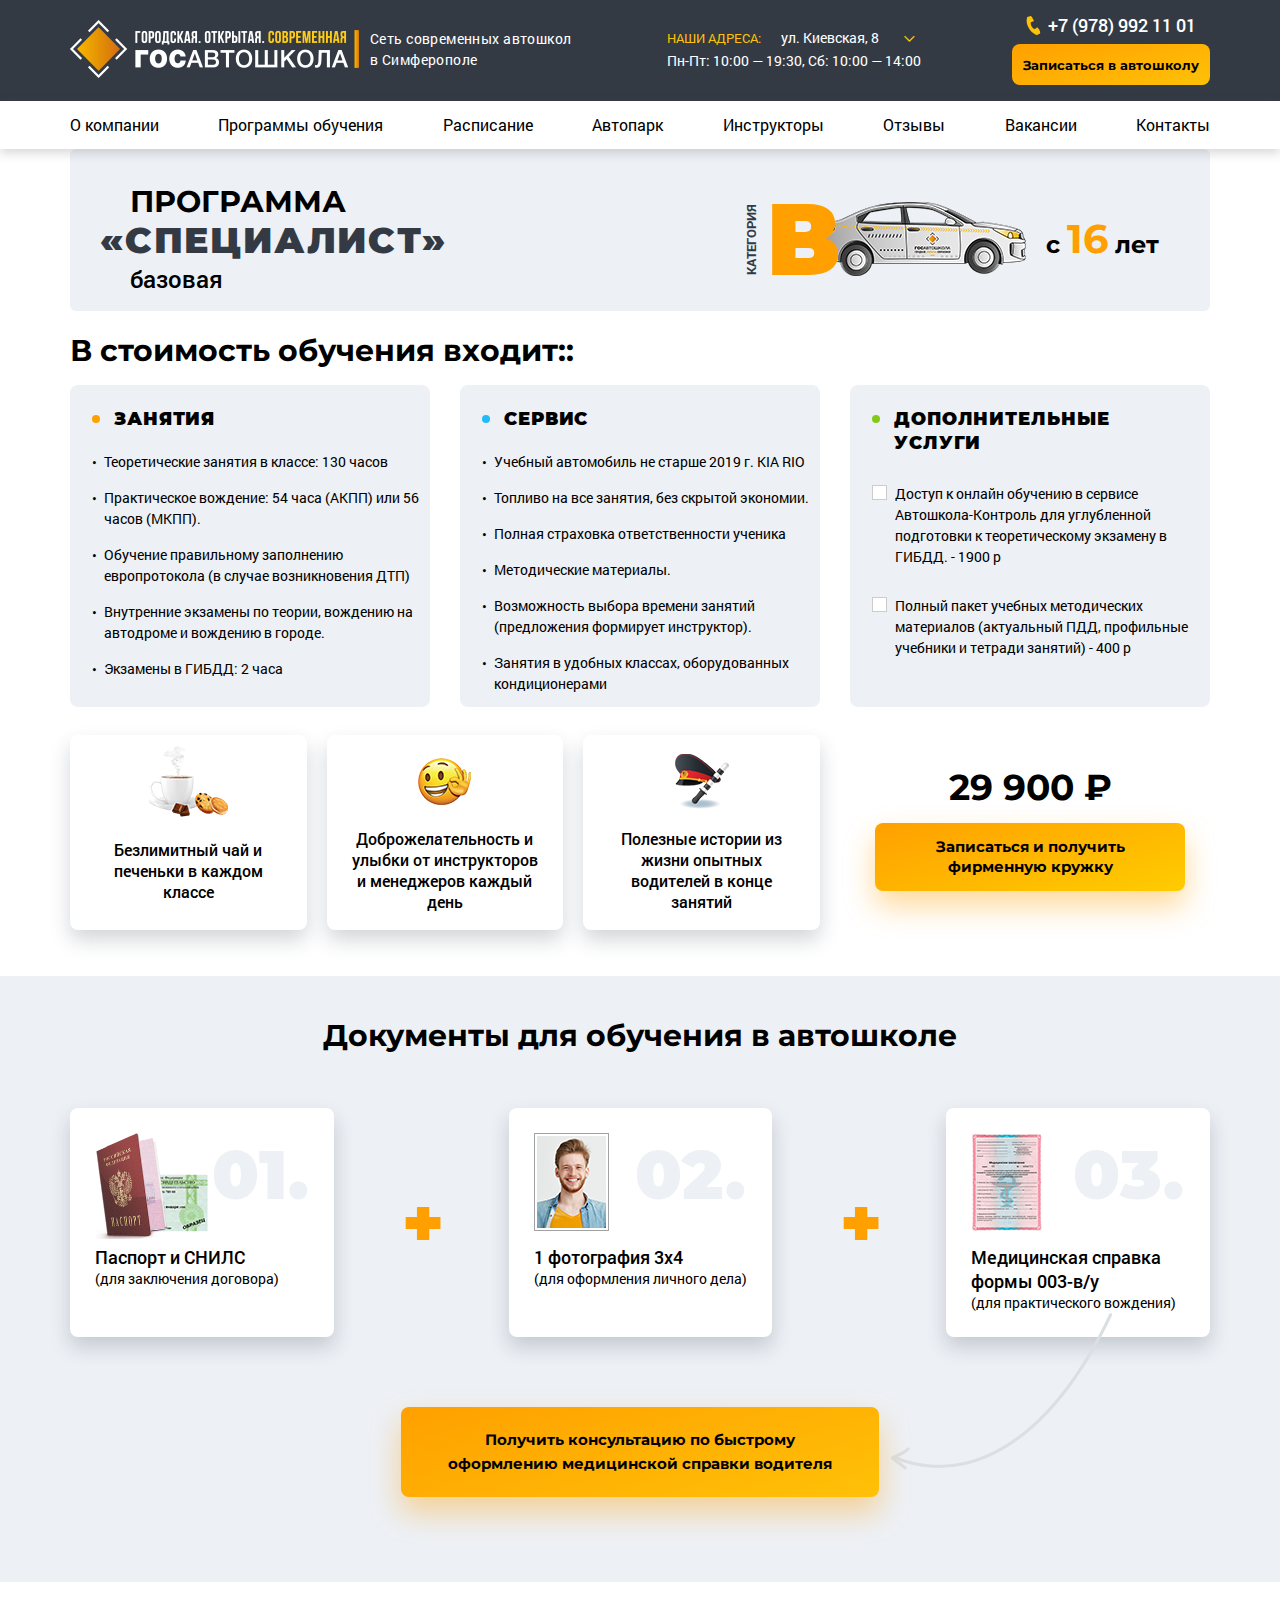
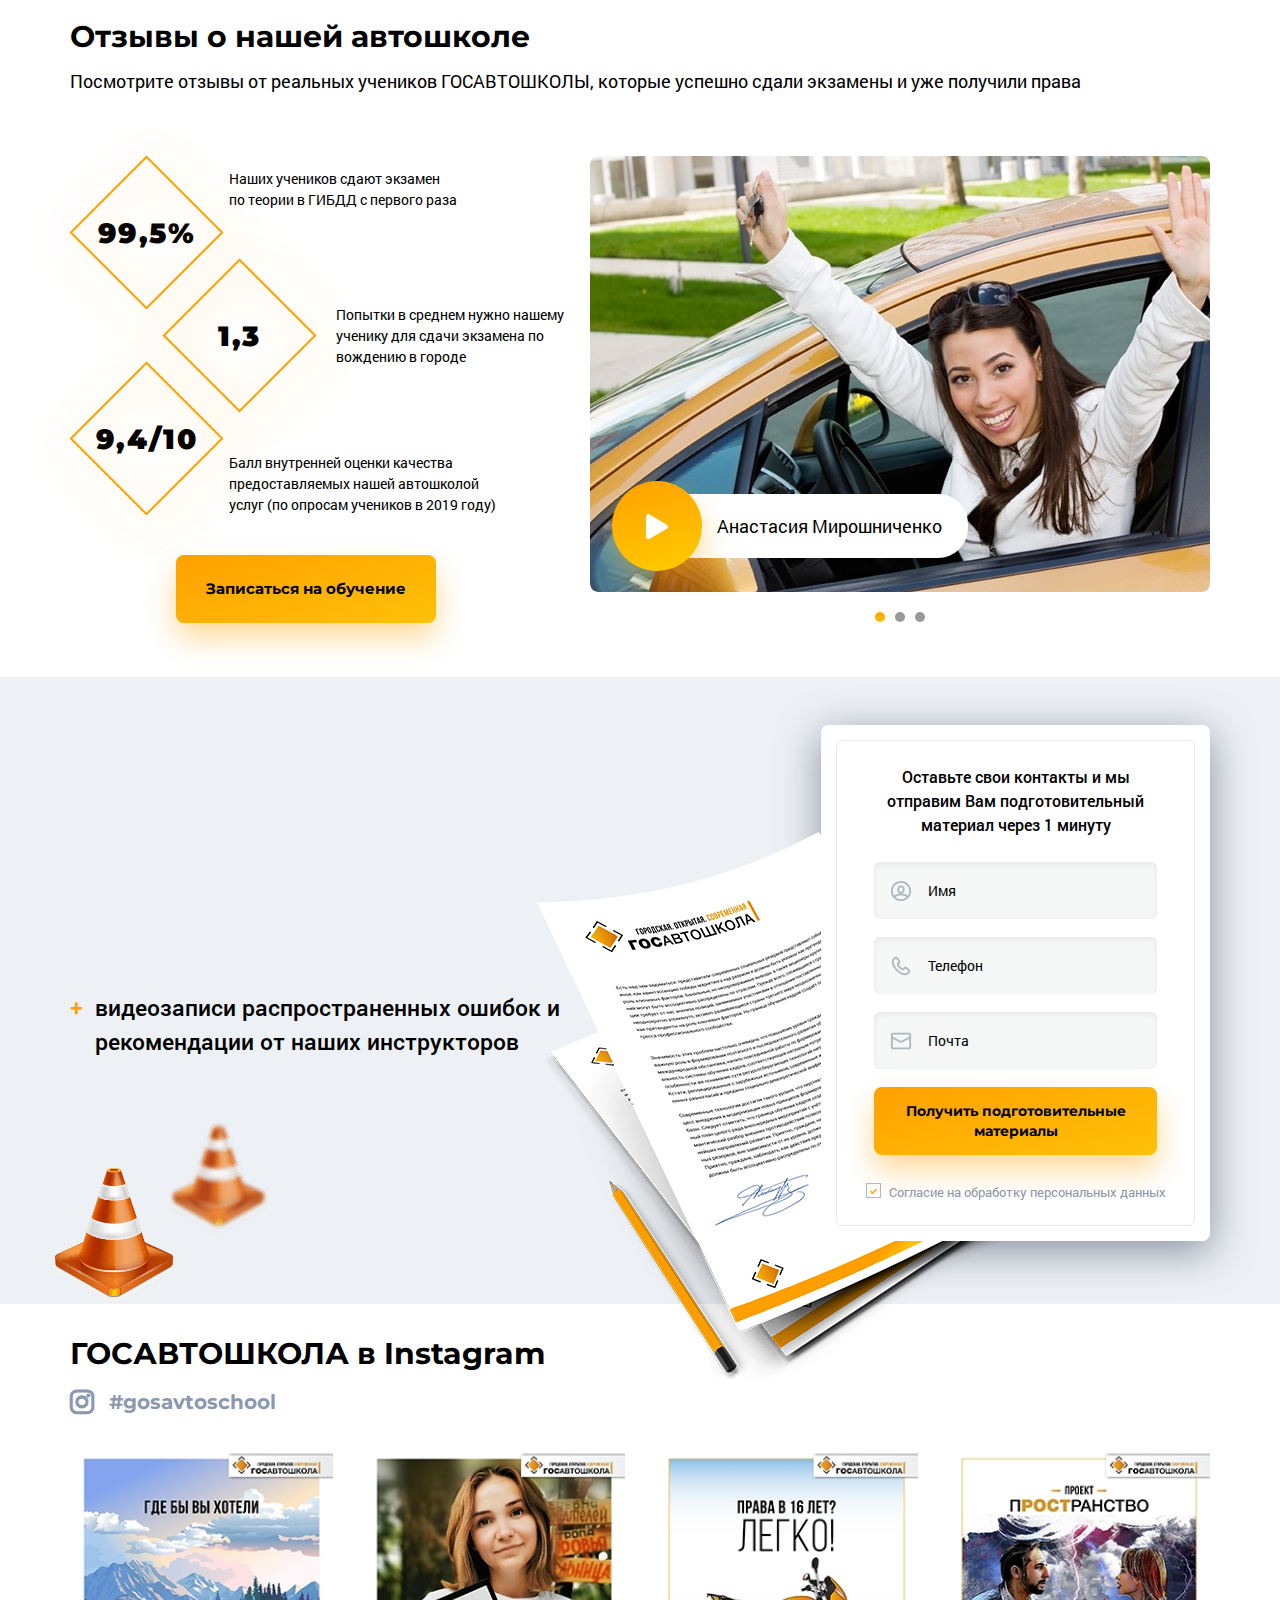
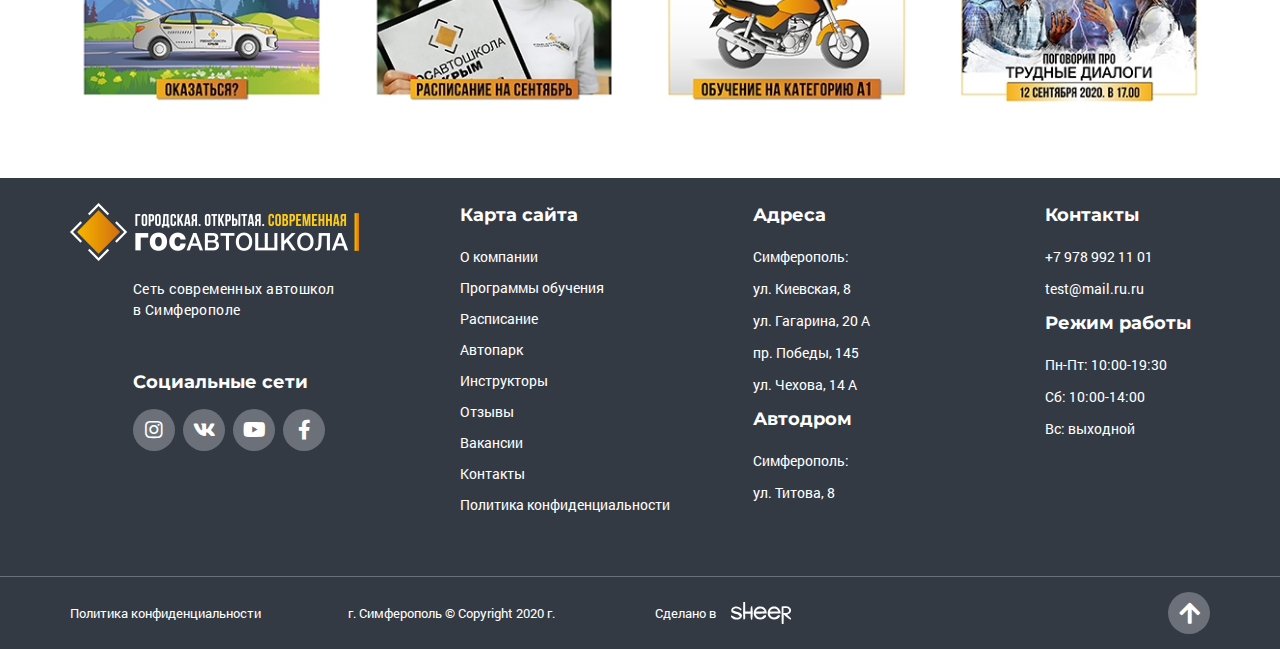
<file: program.html>
<!DOCTYPE html>
<!--[if lt IE 7]><html lang="ru" class="lt-ie9 lt-ie8 lt-ie7"><![endif]-->
<!--[if IE 7]><html lang="ru" class="lt-ie9 lt-ie8"><![endif]-->
<!--[if IE 8]><html lang="ru" class="lt-ie9"><![endif]-->
<!--[if gt IE 8]><!-->
<html lang="ru">
<!--<![endif]-->
<head>
	<meta charset="utf-8" />
	<title>Заголовок</title>
	<meta name="description" content="" />
	<meta http-equiv="X-UA-Compatible" content="IE=edge" />
	<meta name="viewport" content="width=device-width, initial-scale=1.0" />
	<link href="https://fonts.googleapis.com/css2?family=Montserrat:wght@500;700;900&display=swap" rel="stylesheet">
	<link rel="shortcut icon" href="favicon.png" />
	<link rel="stylesheet" href="libs/bootstrap/bootstrap-grid.css" />
	<link rel="stylesheet" href="libs/animate/animate.min.css" />
	<link rel="stylesheet" href="libs/fontawesome-free-5.12.0-web/css/all.min.css" />
	<link rel="stylesheet" href="libs/fancybox/jquery.fancybox.css" />
	<link rel="stylesheet" href="libs/slick-1.5.9/slick/slick.css" />
	<link rel="stylesheet" href="libs/slick-1.5.9/slick/slick-theme.css" />
	<link rel="stylesheet" href="css/fonts.css" />
	<link rel="stylesheet" href="css/main.css?ver=1.60" />
	<link rel="stylesheet" href="css/media.css?ver=1.60" />
</head>
<body>

	<div class="wrapper">

		<header class="header">
			<div class="container">
				<div class="header__wrap">
					<span class="btn_nav">
						<span class='sandwich'>
							<span class='sw-topper'></span>
							<span class='sw-bottom'></span>
							<span class='sw-footer'></span>
						</span>
					</span>
					<div class="logo-wrap">
						<a href="#" class="logo">
							<img src="img/logo.png" alt="alt">
						</a>
						<div class="logo-wrap__descr">Сеть современных автошкол в Симферополе</div>
						<div class="logo-wrap__mobdescr">Симферополь</div>
					</div>
					<div class="header__center">
						<div class="location-header">
							<div class="location-header__title">наши Адреса:</div>
							<div class="location">
								<div class="location__text"><span>ул. Киевская, 8</span><i class="far fa-chevron-down"></i></div>
								<ul class="location-list">
									<li>
										<a href="#">ул. Гагарина, 20 А</a>
									</li>
									<li>
										<a href="#">пр. Победы, 145</a>
									</li>
									<li>
										<a href="#">ул. Чехова, 14 А</a>
									</li>
								</ul>	
							</div>
						</div>
						<div class="header__time">Пн-Пт: 10:00 — 19:30, Сб: 10:00 — 14:00</div>
					</div>
					<div class="header__right">
						<a href="tel:+79789921101" rel="nofollow" class="phone-main">+7 (978) 992 11 01</a>
						<br>
						<a href="#callback" class="btn-main fancybox">Записаться в автошколу</a>
					</div>
					
				</div>
			</div>
			<div class="nav">
				<div class="container">
					<ul class="menu">
						<li><a href="#sect-about">О компании</a></li>
						<li><a href="#sect-tarifs">Программы обучения</a></li>
						<li><a href="#sect-schedule">Расписание</a></li>
						<li><a href="#sect-portfolio">Автопарк</a></li>
						<li><a href="#sect-team">Инструкторы</a></li>
						<li><a href="#sect-reviews">Отзывы</a></li>
						<li><a href="#sect-questions">Вакансии</a></li>
						<li><a href="#sect-footer">Контакты</a></li>
					</ul>
				</div>
			</div>
		</header>

		<div class="program">
			<div class="container">
				<div class="program-block">
					<div class="row align-items-center">
						<div class="col-xl-6 col-lg-5">
							<div class="program-block__title">программа</div>
							<div class="program-block__name">«СПЕЦИАЛИСТ»</div>
							<div class="program-block__descr">базовая</div>
						</div>
						<div class="col-xl-6 col-lg-7">
							<div class="program-block__image">
								<div class="program-block__category">категория</div>
								<div class="program-block__letter">В</div>
								<img src="img/program__category1.png" alt="alt">
								<div class="program-block__age">с <span>16</span> лет</div>
							</div>
						</div>
					</div>
				</div>
				<div class="title-section">В стоимость обучения входит:: </div>
				<div class="row row_include">
					<div class="col-lg-4 col-md-6">
						<div class="include-block">
							<div class="include-block__title">Занятия</div>
							<ul>
								<li>Теоретические занятия в классе: 130 часов </li>
								<li>Практическое вождение: 54 часа (АКПП) или 56 часов (МКПП).</li>
								<li>Обучение правильному заполнению европротокола (в случае возникновения ДТП)</li>
								<li>Внутренние экзамены по теории, вождению на автодроме и вождению в городе.</li>
								<li>Экзамены в ГИБДД: 2 часа</li>
							</ul>
						</div>
					</div>
					<div class="col-lg-4 col-md-6">
						<div class="include-block include-block_service">
							<div class="include-block__title">сервис</div>
							<ul>
								<li>Учебный автомобиль не старше 2019 г. KIA RIO</li>
								<li>Топливо на все занятия, без скрытой экономии.</li>
								<li>Полная страховка ответственности ученика</li>
								<li>Методические материалы.</li>
								<li>Возможность выбора времени занятий (предложения формирует инструктор).</li>
								<li>Занятия в удобных классах, оборудованных кондиционерами </li>
							</ul>
						</div>
					</div>
					<div class="col-lg-4 col-md-6">
						<div class="include-block include-block_addition">
							<div class="include-block__title">Дополнительные услуги</div>
							<div class="checkbox checkbox_main">
								<label>
									<input type="checkbox" />
									<span>Доступ к онлайн обучению в сервисе Автошкола-Контроль для углубленной подготовки к теоретическому экзамену в ГИБДД. - 1900 р</span>
								</label>
							</div>
							<div class="checkbox checkbox_main">
								<label>
									<input type="checkbox" />
									<span>Полный пакет учебных методических материалов (актуальный ПДД, профильные учебники и тетради занятий) - 400 р</span>
								</label>
							</div>
						</div>
					</div> 
				</div>
				<div class="row align-items-center">
					<div class="col-lg-8">
						<div class="row row_special">
							<div class="col-md-4">
								<div class="special-block">
									<div class="special-block__image">
										<img src="img/ic_special1.png" alt="alt">
									</div>
									<p>Безлимитный чай и печеньки в каждом классе</p>
								</div>
							</div>
							<div class="col-md-4">
								<div class="special-block">
									<div class="special-block__image">
										<img src="img/ic_special2.png" alt="alt">
									</div>
									<p>Доброжелательность и улыбки от инструкторов и менеджеров каждый день</p>
								</div>
							</div>
							<div class="col-md-4">
								<div class="special-block">
									<div class="special-block__image">
										<img src="img/ic_special3.png" alt="alt">
									</div>
									<p>Полезные истории из жизни опытных водителей в конце занятий</p>
								</div>
							</div>
						</div>
					</div>
					<div class="col-lg-4 program_right">
						<div class="program__price">29 900 ₽</div>
						<a href="#sign-in" class="btn-main fancybox">Записаться и получить фирменную кружку</a>
					</div>
				</div>
			</div>
		</div>

		<div class="docs">
			<div class="container">
				<h2 class="title-section">Документы для обучения в автошколе</h2>
				<div class="row row_docs">
					<div class="col-lg-4 col-md-6">
						<div class="item-doc">
							<div class="item-doc__number"><img src="img/ic_docs1.png" alt="alt">01.</div>
							<div class="item-doc__name">Паспорт и СНИЛС </div>
							<p>(для заключения договора)</p>
						</div>
					</div>
					<div class="col-lg-4 col-md-6">
						<div class="item-doc">
							<div class="item-doc__number"><img src="img/ic_docs2.png" alt="alt">02.</div>
							<div class="item-doc__name">1 фотография 3х4 </div>
							<p>(для оформления личного дела)</p>
						</div>
					</div>
					<div class="col-lg-4 col-md-12">
						<div class="item-doc">
							<div class="item-doc__number"><img src="img/ic_docs3.png" alt="alt">03.</div>
							<div class="item-doc__name">Медицинская справка формы 003-в/у </div>
							<p>(для практического вождения)</p>
						</div>
					</div>
				</div>
				<div class="docs__bottom-btn">
					<a href="#" class="btn-main">Получить консультацию по быстрому оформлению медицинской справки водителя</a>
				</div>
			</div>
		</div>

		<div class="reviews reviews_page" id="sect-reviews">
			<div class="container">
				<h2 class="title-section">Отзывы о нашей автошколе</h2>
				<div class="descr-title">Посмотрите отзывы от реальных учеников ГОСАВТОШКОЛЫ, которые успешно сдали экзамены и уже получили права</div>
				<div class="row">
					<div class="col-lg-5 col_pr">
						<div class="statistic">
							<div class="statistic__romb">99,5%</div>
							<p>Наших учеников сдают экзамен <br>по теории в ГИБДД с первого раза </p>
						</div>
						<div class="statistic">
							<div class="statistic__romb">1,3</div>
							<p>Попытки в среднем нужно нашему ученику для сдачи экзамена по вождению в городе</p>
						</div>
						<div class="statistic">
							<div class="statistic__romb">9,4/10</div>
							<p>Балл внутренней оценки качества предоставляемых нашей автошколой услуг (по опросам учеников в 2019 году)</p>
						</div>
						<div class="reviews-button-wrap">
							<a href="#" class="btn-main">Записаться на обучение</a>
						</div>
					</div>
					<div class="col-lg-7 col_review">
						<ul class="slider-review">
							<li>
								<div class="slider-review__item">
									<img src="img/review1.jpg" alt="alt">
									<a href="#video1" class="btn-view fancybox">
										<span class="btn-view__icon"><i class="fas fa-play"></i></span>
										<span class="btn-view__text">Анастасия Мирошниченко</span>
									</a>
								</div>
							</li>
							<li>
								<div class="slider-review__item">
									<img src="img/review1.jpg" alt="alt">
									<a href="#video1" class="btn-view fancybox">
										<span class="btn-view__icon"><i class="fas fa-play"></i></span>
										<span class="btn-view__text">Анастасия Мирошниченко</span>
									</a>
								</div>
							</li>
							<li>
								<div class="slider-review__item">
									<img src="img/review1.jpg" alt="alt">
									<a href="#video1" class="btn-view fancybox">
										<span class="btn-view__icon"><i class="fas fa-play"></i></span>
										<span class="btn-view__text">Анастасия Мирошниченко</span>
									</a>
								</div>
							</li>
						</ul>
					</div>
				</div>
			</div>
		</div>

		<div class="presents" id="sect-presents">
			<div class="container">
				<div class="image-shashki">
					<img src="img/shashki.png" alt="alt">
				</div>
				<div class="row align-items-center">
					<div class="col-lg-6 col_left-form">
						<h2 class="title-section fadeInUp wow" data-wow-iteration="1">Получите <span>бесплатно</span> выжимку из методических материалов для успешной сдачи экзамена <br>по вождению </h2>
						<ul class="list-plus">
							<li>видеозаписи распространенных ошибок и рекомендации от наших инструкторов </li>
						</ul>
					</div>
					<div class="col-lg-6">
						<div class="block-form">
							<div class="block-form__image">
								<img src="img/img_form1_1.png" alt="alt">
							</div>
							<div class="title-form-mob">Получите <span>бесплатно</span> выжимку из методических материалов для успешной сдачи экзамена по вождению </div>
							<div class="block-form__title">Оставьте свои контакты и мы отправим Вам подготовительный материал через 1 минуту</div>
							<form>
								<div class="item-form">
									<div class="item-form__icon">
										<img src="img/ic_user.svg" alt="alt">
									</div>
									<input type="text" placeholder="Имя" required="required">
								</div>
								<div class="item-form">
									<div class="item-form__icon">
										<img src="img/ic_phone.svg" alt="alt">
									</div>
									<input type="text" placeholder="Телефон" class="input-phone" required="required">
								</div>
								<div class="item-form">
									<div class="item-form__icon">
										<img src="img/ic_mail.svg" alt="alt">
									</div>
									<input type="text" placeholder="Почта" required="required">
								</div>
								<button class="btn-main">Получить подготовительные материалы</button>
								<div class="checkbox-wrap">
									<div class="checkbox">
										<label>
											<input type="checkbox" required="required" checked="checked" />
											<span>Согласие на обработку персональных данных</span>
										</label>
									</div>
								</div>
							</form>
						</div>
					</div>
				</div>
			</div>
		</div>

		<div class="instagram" id="sect-instagram">
			<div class="container">
				<h2 class="title-section">ГОСАВТОШКОЛА в Instagram</h2>
				<div class="title-insta"><i class="fab fa-instagram"></i> #gosavtoschool</div>
				<div class="row row_insta">
					<div class="col-lg-3 col-6">
						<a href="img/insta1.jpg" class="item-insta fancybox" rel="group1">
							<span class="item-insta__image">
								<img src="img/insta1.jpg" alt="alt">
							</span>
						</a>
					</div>
					<div class="col-lg-3 col-6">
						<a href="img/insta2.jpg" class="item-insta fancybox" rel="group1">
							<span class="item-insta__image">
								<img src="img/insta2.jpg" alt="alt">
							</span>
						</a>
					</div>
					<div class="col-lg-3 col-6">
						<a href="img/insta3.jpg" class="item-insta fancybox" rel="group1">
							<span class="item-insta__image">
								<img src="img/insta3.jpg" alt="alt">
							</span>
						</a>
					</div>
					<div class="col-lg-3 col-6">
						<a href="img/insta4.jpg" class="item-insta fancybox" rel="group1">
							<span class="item-insta__image">
								<img src="img/insta4.jpg" alt="alt">
							</span>
						</a>
					</div>
				</div>
			</div>
		</div>

		<footer class="footer" id="sect-footer">
			<div class="container">
				<div class="row">
					<div class="col-lg-4 col-md-6">
						<a href="#" class="logo">
							<img src="img/logo.png" alt="alt">
						</a>
						<div class="footer__left-content">
							<div class="desc-logo-footer">Сеть современных автошкол в Симферополе</div>
							<div class="footer__title">Социальные сети</div>
							<ul class="social-list">
								<li><a href="#"><i class="fab fa-instagram"></i></a></li>
								<li><a href="#"><i class="fab fa-vk"></i></a></li>
								<li><a href="#"><i class="fab fa-youtube"></i></a></li>
								<li><a href="#"><i class="fab fa-facebook-f"></i></a></li>
							</ul>
						</div>
					</div>
					<div class="col-lg-3 col-md-6">
						<div class="footer__title">Карта сайта</div>
						<div class="footer__dropdown">
							<ul class="nav-footer">
								<li><a href="#">О компании</a></li>
								<li><a href="#">Программы обучения</a></li>
								<li><a href="#">Расписание</a></li>
								<li><a href="#">Автопарк</a></li>
								<li><a href="#">Инструкторы</a></li>
								<li><a href="#">Отзывы</a></li>
								<li><a href="#">Вакансии</a></li>
								<li><a href="#">Контакты</a></li>
								<li><a href="#">Политика конфиденциальности</a></li>
							</ul>
						</div>
					</div>
					<div class="col-lg-3 col-md-6">
						<div>
							<div class="footer__title">Адреса</div>
							<div class="footer__dropdown">
								<div class="footer__contact">
									<p>Симферополь:</p>
									<p>ул. Киевская, 8 </p>
									<p>ул. Гагарина, 20 А</p>
									<p>пр. Победы, 145 </p>
									<p>ул. Чехова, 14 А</p>
								</div>
							</div>
						</div>
						<div>
							<div class="footer__title">Автодром</div>
							<div class="footer__dropdown">
								<div class="footer__contact">
									<p>Симферополь:</p>
									<p>ул. Титова, 8</p>
								</div>
							</div>
						</div>
					</div>
					<div class="col-lg-2 col-md-6">
						<div>
							<div class="footer__title">Контакты</div>
							<div class="footer__dropdown">
								<div class="footer__contact">
									<p>+7 978 992 11 01</p>
									<p>test@mail.ru.ru</p>
								</div>
							</div>
						</div>
						<div>
							<div class="footer__title">Режим работы</div>
							<div class="footer__dropdown">
								<div class="footer__contact">
									<p>Пн-Пт: 10:00-19:30</p>
									<p>Сб: 10:00-14:00 </p>
									<p>Вс: выходной</p>
								</div>
							</div>
						</div>
					</div>
				</div>
			</div>
			<div class="footer__bottom">
				<div class="container">
					<div class="row align-items-center">
						<div class="col-md-3 col-sm-6">
							<a href="#" class="footer__link">Политика конфиденциальности</a>
						</div>
						<div class="col-md-3 col_pl col-sm-6">
							<p>г. Симферополь © Copyright  2020 г.</p>
						</div>
						<div class="col-md-3 col-sm-6">
							<div class="create">Сделано в <img src="img/copy.svg" alt="alt"></div>
						</div>
						<div class="col-md-3 align_right col-sm-6">
							<a href="#" class="btn_top"><i class="fa fa-arrow-up"></i></a>
						</div>
					</div>
				</div>
			</div>
		</footer>

	</div>

	<div id="video1" class="modal-block">
		<iframe width="560" height="315" src="https://www.youtube.com/embed/JEQV59Oy5vI" frameborder="0" allow="accelerometer; autoplay; clipboard-write; encrypted-media; gyroscope; picture-in-picture" allowfullscreen></iframe>
	</div>

	<div id="sign-in" class="modal-block">
		<div class="modal-wrap">
			<div class="block-form">
				<div class="title-section">Запись на курс</div>
				<form>
					<div class="item-form">
						<div class="item-form__title">Тип КПП:</div>
						<div class="radio-text-wrap">
							<div class="radio-text">
								<label>
									<input type="radio" name="radio" />
									<span>Автомат</span>
								</label>
							</div>
							<div class="radio-text">
								<label>
									<input type="radio" name="radio" checked="checked" />
									<span>Механика</span>
								</label>
							</div>
						</div>
					</div>
					<div class="item-form item-form_location">
						<div class="item-form__title">Выберите филиал:</div>
						<select>
							<option value="1">Симферополь</option>
							<option value="1">Симферополь</option>
							<option value="1">Симферополь</option>
							<option value="1">Симферополь</option>
						</select>
					</div>
					<div class="item-form item-form_calendar">
						<div class="item-form__title">Когда планируете начать обучение:</div>
						<select>
							<option value="1">В следующем месяце</option>
							<option value="1">В следующем месяце</option>
							<option value="1">В следующем месяце</option>
							<option value="1">В следующем месяце</option>
						</select>
					</div>
					<div class="item-form">
						<div class="item-form__icon">
							<img src="img/ic_user2.svg" alt="alt">
						</div>
						<input type="text" placeholder="Имя" required="required">
					</div>
					<div class="item-form">
						<div class="item-form__icon">
							<img src="img/ic_phone2.svg" alt="alt">
						</div>
						<input type="text" placeholder="Телефон" class="input-phone" required="required">
					</div>
					<div class="checkbox-line">
						<p>Нужна рассрочка по оплате:</p>
						<div class="checkbox checkbox_page">
							<label>
								<input type="radio" name="radio2" />
								<span>Да</span>
							</label>
						</div>
						<div class="checkbox checkbox_page">
							<label>
								<input type="radio" name="radio2" checked="checked" />
								<span>Нет</span>
							</label>
						</div>
					</div>
					<button class="btn-main">Записаться и получить фирменную кружку</button>
					<div class="checkbox-wrap">
						<div class="checkbox">
							<label>
								<input type="checkbox" required="required" checked="checked" />
								<span>Согласие на обработку персональных данных</span>
							</label>
						</div>
					</div>
				</form>
			</div>
		</div>
	</div>

	<div id="callback" class="modal-block">
		<div class="modal-wrap modal-wrap_callback">
			<div class="block-form">
				<div class="modal-wrap__icon">
					<img src="img/shashka.png" alt="alt">
				</div>
				<div class="title-modal">Оставьте заявку</div>
				<div class="descr-modal">наш специалист свяжется с Вами <br>в течение 15 минут</div>
				<form>
					<div class="item-form">
						<div class="item-form__icon">
							<img src="img/ic_user.svg" alt="alt">
						</div>
						<input type="text" placeholder="Имя" required="required">
					</div>
					<div class="item-form">
						<div class="item-form__icon">
							<img src="img/ic_phone.svg" alt="alt">
						</div>
						<input type="text" placeholder="Телефон" class="input-phone" required="required">
					</div>
					<button class="btn-main">Отправить</button>
					<div class="checkbox-wrap">
						<div class="checkbox">
							<label>
								<input type="checkbox" required="required" checked="checked" />
								<span>Согласие на обработку персональных данных</span>
							</label>
						</div>
					</div>
				</form>
			</div>
		</div>
	</div>

	<!--[if lt IE 9]>
	<script src="libs/html5shiv/es5-shim.min.js"></script>
	<script src="libs/html5shiv/html5shiv.min.js"></script>
	<script src="libs/html5shiv/html5shiv-printshiv.min.js"></script>
	<script src="libs/respond/respond.min.js"></script>
<![endif]-->
<script src="libs/jquery/jquery-1.11.1.min.js"></script>
<script src="libs/jquery-mousewheel/jquery.mousewheel.min.js"></script>
<script src="libs/fancybox/jquery.fancybox.pack.js"></script>
<script src="libs/slick-1.5.9/slick/slick.min.js"></script>
<script src="libs/mask/jquery.maskedinput.js"></script>
<script src="libs/animate/wow.min.js"></script>
<script src="libs/animate/animate-css.js"></script>
<script src="libs/scroll2id/PageScroll2id.min.js"></script>
<script src="libs/jQueryFormStyler-master/jquery.formstyler.min.js"></script>
<script src="js/common.js?ver=1.60"></script>
<!-- Yandex.Metrika counter --><!-- /Yandex.Metrika counter -->
<!-- Google Analytics counter --><!-- /Google Analytics counter -->
</body>
</html>
</file>
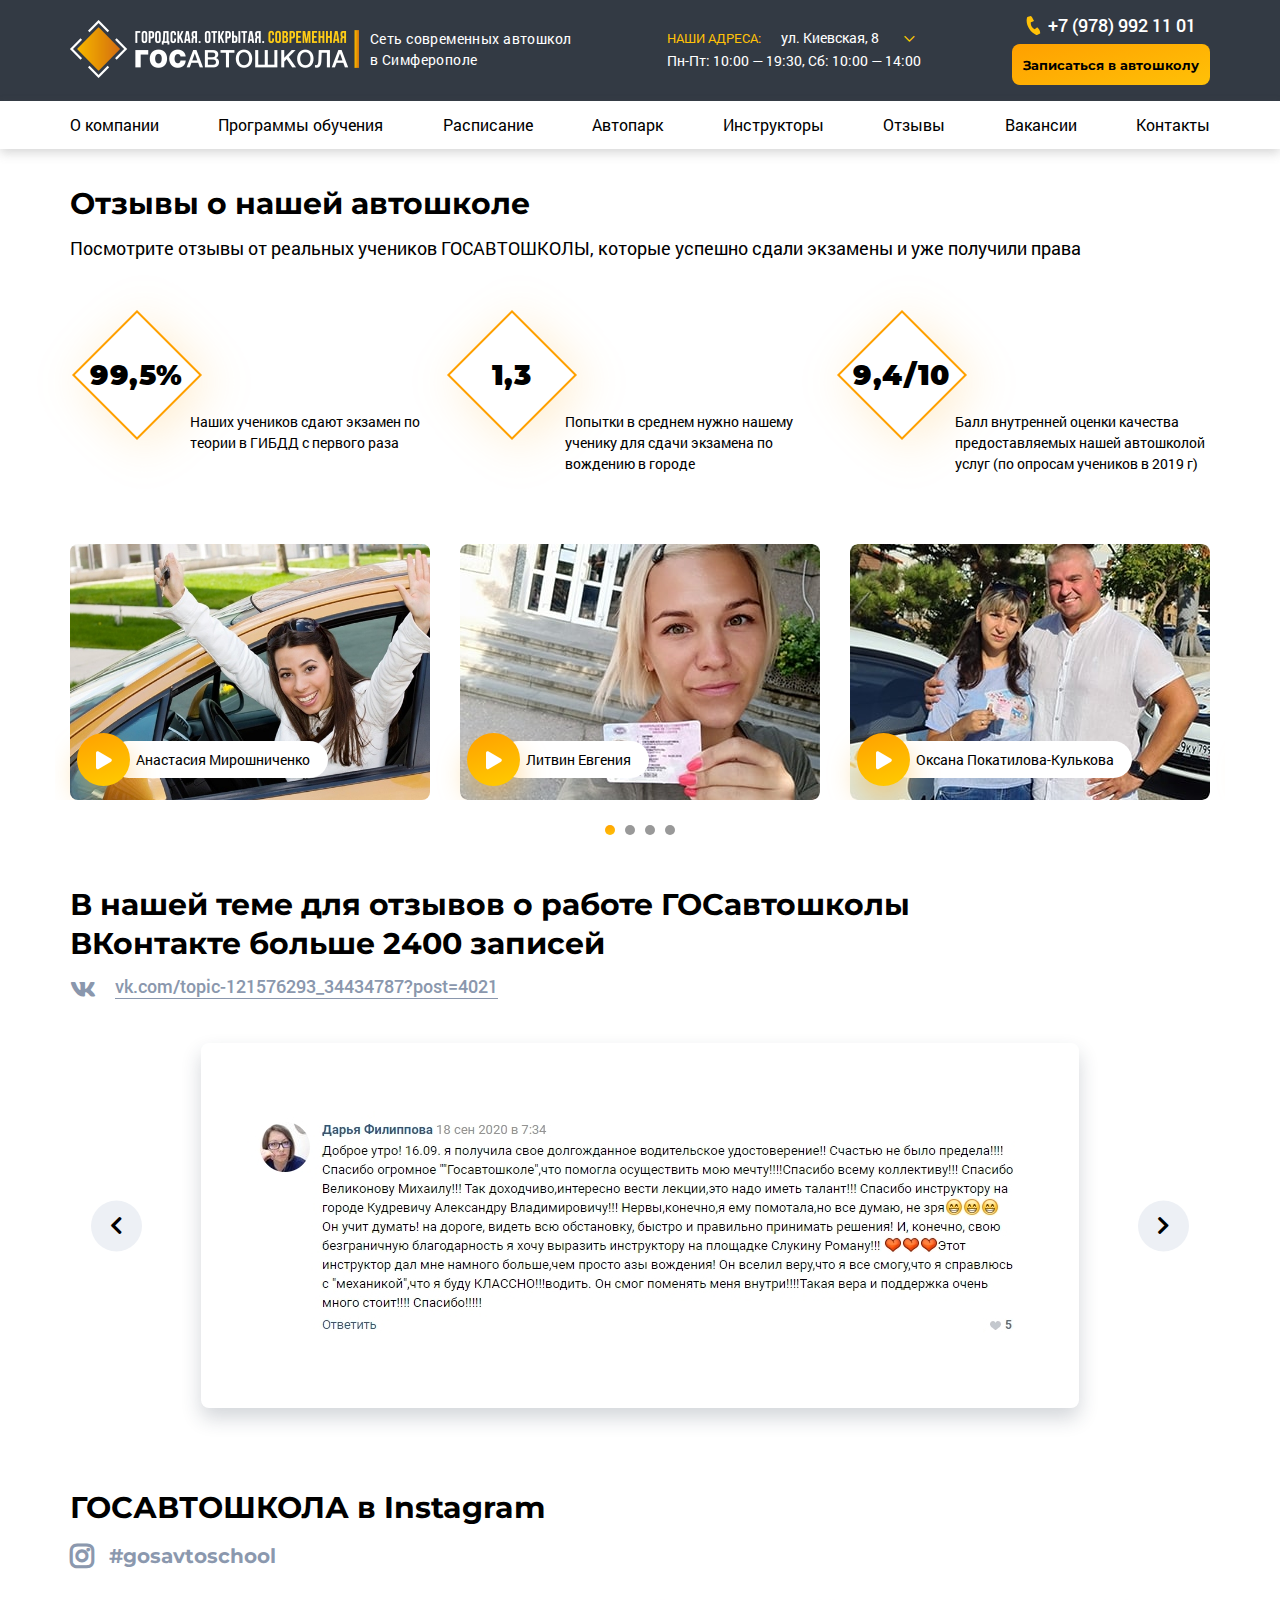
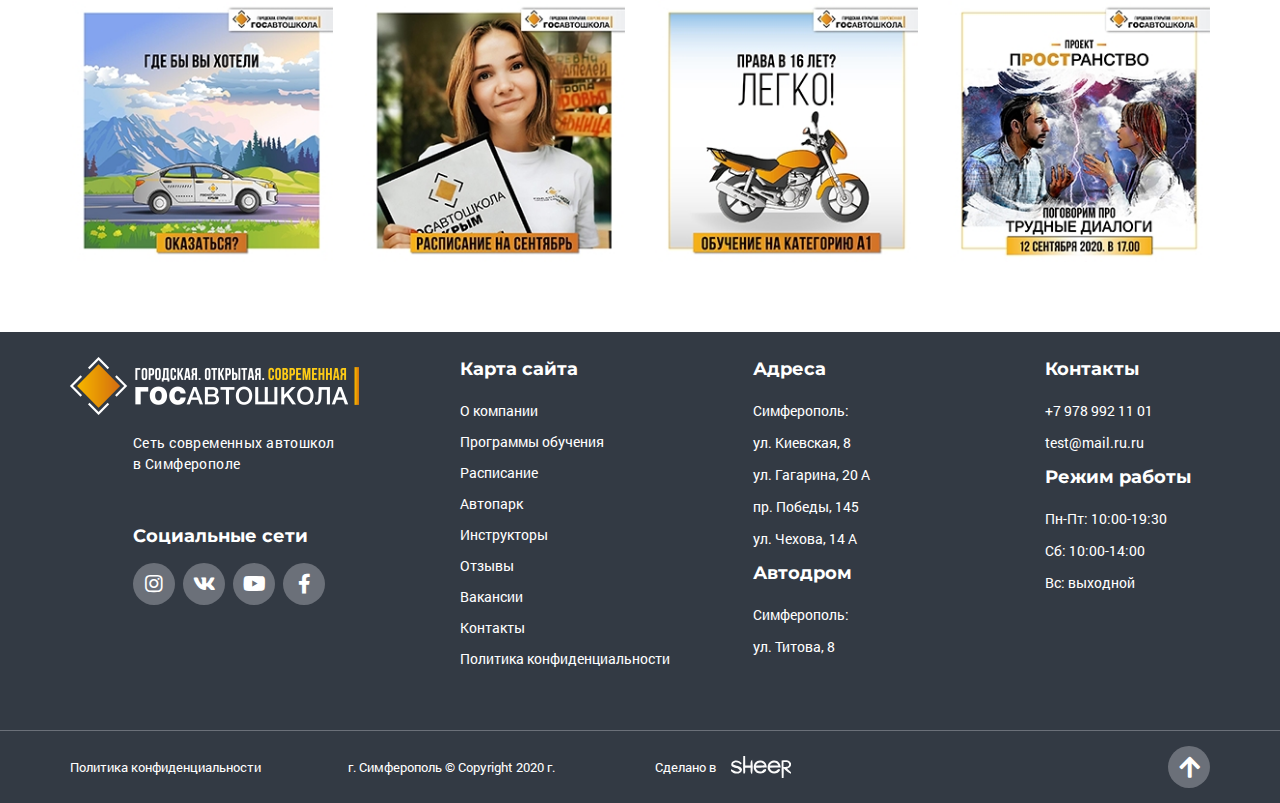
<file: reviews.html>
<!DOCTYPE html>
<!--[if lt IE 7]><html lang="ru" class="lt-ie9 lt-ie8 lt-ie7"><![endif]-->
<!--[if IE 7]><html lang="ru" class="lt-ie9 lt-ie8"><![endif]-->
<!--[if IE 8]><html lang="ru" class="lt-ie9"><![endif]-->
<!--[if gt IE 8]><!-->
<html lang="ru">
<!--<![endif]-->
<head>
	<meta charset="utf-8" />
	<title>Заголовок</title>
	<meta name="description" content="" />
	<meta http-equiv="X-UA-Compatible" content="IE=edge" />
	<meta name="viewport" content="width=device-width, initial-scale=1.0" />
	<link href="https://fonts.googleapis.com/css2?family=Montserrat:wght@500;700;900&display=swap" rel="stylesheet">
	<link rel="shortcut icon" href="favicon.png" />
	<link rel="stylesheet" href="libs/bootstrap/bootstrap-grid.css" />
	<link rel="stylesheet" href="libs/animate/animate.min.css" />
	<link rel="stylesheet" href="libs/fontawesome-free-5.12.0-web/css/all.min.css" />
	<link rel="stylesheet" href="libs/fancybox/jquery.fancybox.css" />
	<link rel="stylesheet" href="libs/slick-1.5.9/slick/slick.css" />
	<link rel="stylesheet" href="libs/slick-1.5.9/slick/slick-theme.css" />
	<link rel="stylesheet" href="css/fonts.css" />
	<link rel="stylesheet" href="css/main.css?ver=1.70" />
	<link rel="stylesheet" href="css/media.css?ver=1.70" />
</head>
<body>

	<div class="wrapper">

		<header class="header">
			<div class="container">
				<div class="header__wrap">
					<span class="btn_nav">
						<span class='sandwich'>
							<span class='sw-topper'></span>
							<span class='sw-bottom'></span>
							<span class='sw-footer'></span>
						</span>
					</span>
					<div class="logo-wrap">
						<a href="#" class="logo">
							<img src="img/logo.png" alt="alt">
						</a>
						<div class="logo-wrap__descr">Сеть современных автошкол в Симферополе</div>
						<div class="logo-wrap__mobdescr">Симферополь</div>
					</div>
					<div class="header__center">
						<div class="location-header">
							<div class="location-header__title">наши Адреса:</div>
							<div class="location">
								<div class="location__text"><span>ул. Киевская, 8</span><i class="far fa-chevron-down"></i></div>
								<ul class="location-list">
									<li>
										<a href="#">ул. Гагарина, 20 А</a>
									</li>
									<li>
										<a href="#">пр. Победы, 145</a>
									</li>
									<li>
										<a href="#">ул. Чехова, 14 А</a>
									</li>
								</ul>	
							</div>
						</div>
						<div class="header__time">Пн-Пт: 10:00 — 19:30, Сб: 10:00 — 14:00</div>
					</div>
					<div class="header__right">
						<a href="tel:+79789921101" rel="nofollow" class="phone-main">+7 (978) 992 11 01</a>
						<br>
						<a href="#callback" class="btn-main fancybox">Записаться в автошколу</a>
					</div>
					
				</div>
			</div>
			<div class="nav">
				<div class="container">
					<ul class="menu">
						<li><a href="#sect-about">О компании</a></li>
						<li><a href="#sect-tarifs">Программы обучения</a></li>
						<li><a href="#sect-schedule">Расписание</a></li>
						<li><a href="#sect-portfolio">Автопарк</a></li>
						<li><a href="#sect-team">Инструкторы</a></li>
						<li><a href="#sect-reviews">Отзывы</a></li>
						<li><a href="#sect-questions">Вакансии</a></li>
						<li><a href="#sect-footer">Контакты</a></li>
					</ul>
				</div>
			</div>
		</header>

		<div class="reviews-page">
			<div class="container">
				<h1 class="title-section title-section_page">Отзывы о нашей автошколе</h1>
				<div class="descr-title">Посмотрите отзывы от реальных учеников ГОСАВТОШКОЛЫ, которые успешно сдали экзамены и уже получили права</div>
				<div class="row row_reviews-about">
					<div class="col-lg-4 col-md-6">
						<div class="item-about item-about_page">
							<div class="item-about__number">99,5%</div>
							<p>Наших учеников сдают экзамен по теории в ГИБДД с первого раза </p>
						</div>
					</div>
					<div class="col-lg-4 col-md-6 col_pl">
						<div class="item-about item-about_page">
							<div class="item-about__number">1,3</div>
							<p>Попытки в среднем нужно нашему ученику для сдачи экзамена по вождению в городе</p>
						</div>
					</div>
					<div class="col-lg-4 col-md-6 col_pl">
						<div class="item-about item-about_page">
							<div class="item-about__number">9,4/10</div>
							<p>Балл внутренней оценки качества предоставляемых нашей автошколой услуг (по опросам учеников в 2019 г)</p>
						</div>
					</div>
				</div>
				<ul class="slider-reviews-page">
					<li>
						<div class="slider-review__item">
							<img src="img/review1.jpg" alt="alt">
							<a href="#video1" class="btn-view fancybox">
								<span class="btn-view__icon"><i class="fas fa-play"></i></span>
								<span class="btn-view__text">Анастасия Мирошниченко</span>
							</a>
						</div>
					</li>
					<li>
						<div class="slider-review__item">
							<img src="img/review2.jpg" alt="alt">
							<a href="#video1" class="btn-view fancybox">
								<span class="btn-view__icon"><i class="fas fa-play"></i></span>
								<span class="btn-view__text">Литвин Евгения</span>
							</a>
						</div>
					</li>
					<li>
						<div class="slider-review__item">
							<img src="img/review3.jpg" alt="alt">
							<a href="#video1" class="btn-view fancybox">
								<span class="btn-view__icon"><i class="fas fa-play"></i></span>
								<span class="btn-view__text">Оксана Покатилова-Кулькова</span>
							</a>
						</div>
					</li>
					<li>
						<div class="slider-review__item">
							<img src="img/review1.jpg" alt="alt">
							<a href="#video1" class="btn-view fancybox">
								<span class="btn-view__icon"><i class="fas fa-play"></i></span>
								<span class="btn-view__text">Анастасия Мирошниченко</span>
							</a>
						</div>
					</li>
				</ul>
			</div>
		</div>

		<div class="reviews-social">
			<div class="container">
				<div class="row">
					<div class="col-lg-10">
						<h1 class="title-section">В нашей теме для отзывов о работе ГОСавтошколы ВКонтакте больше 2400 записей</h1>
						<a href="#" class="link-social"><i class="fab fa-vk"></i> <span>vk.com/topic-121576293_34434787?post=4021</span></a>
					</div>
				</div>
				<ul class="slider-reviews-social">
					<li>
						<div class="slider-reviews-social__item">
							<img src="img/slide_review1.jpg" alt="alt">
						</div>
					</li>
					<li>
						<div class="slider-reviews-social__item">
							<img src="img/slide_review1.jpg" alt="alt">
						</div>
					</li>
					<li>
						<div class="slider-reviews-social__item">
							<img src="img/slide_review1.jpg" alt="alt">
						</div>
					</li>
				</ul>
			</div>
		</div>

		<div class="instagram" id="sect-instagram">
			<div class="container">
				<h2 class="title-section">ГОСАВТОШКОЛА в Instagram</h2>
				<div class="title-insta"><i class="fab fa-instagram"></i> #gosavtoschool</div>
				<div class="row row_insta">
					<div class="col-lg-3 col-6">
						<a href="img/insta1.jpg" class="item-insta fancybox" rel="group1">
							<span class="item-insta__image">
								<img src="img/insta1.jpg" alt="alt">
							</span>
						</a>
					</div>
					<div class="col-lg-3 col-6">
						<a href="img/insta2.jpg" class="item-insta fancybox" rel="group1">
							<span class="item-insta__image">
								<img src="img/insta2.jpg" alt="alt">
							</span>
						</a>
					</div>
					<div class="col-lg-3 col-6">
						<a href="img/insta3.jpg" class="item-insta fancybox" rel="group1">
							<span class="item-insta__image">
								<img src="img/insta3.jpg" alt="alt">
							</span>
						</a>
					</div>
					<div class="col-lg-3 col-6">
						<a href="img/insta4.jpg" class="item-insta fancybox" rel="group1">
							<span class="item-insta__image">
								<img src="img/insta4.jpg" alt="alt">
							</span>
						</a>
					</div>
				</div>
			</div>
		</div>

		<footer class="footer" id="sect-footer">
			<div class="container">
				<div class="row">
					<div class="col-lg-4 col-md-6">
						<a href="#" class="logo">
							<img src="img/logo.png" alt="alt">
						</a>
						<div class="footer__left-content">
							<div class="desc-logo-footer">Сеть современных автошкол в Симферополе</div>
							<div class="footer__title">Социальные сети</div>
							<ul class="social-list">
								<li><a href="#"><i class="fab fa-instagram"></i></a></li>
								<li><a href="#"><i class="fab fa-vk"></i></a></li>
								<li><a href="#"><i class="fab fa-youtube"></i></a></li>
								<li><a href="#"><i class="fab fa-facebook-f"></i></a></li>
							</ul>
						</div>
					</div>
					<div class="col-lg-3 col-md-6">
						<div class="footer__title">Карта сайта</div>
						<div class="footer__dropdown">
							<ul class="nav-footer">
								<li><a href="#">О компании</a></li>
								<li><a href="#">Программы обучения</a></li>
								<li><a href="#">Расписание</a></li>
								<li><a href="#">Автопарк</a></li>
								<li><a href="#">Инструкторы</a></li>
								<li><a href="#">Отзывы</a></li>
								<li><a href="#">Вакансии</a></li>
								<li><a href="#">Контакты</a></li>
								<li><a href="#">Политика конфиденциальности</a></li>
							</ul>
						</div>
					</div>
					<div class="col-lg-3 col-md-6">
						<div>
							<div class="footer__title">Адреса</div>
							<div class="footer__dropdown">
								<div class="footer__contact">
									<p>Симферополь:</p>
									<p>ул. Киевская, 8 </p>
									<p>ул. Гагарина, 20 А</p>
									<p>пр. Победы, 145 </p>
									<p>ул. Чехова, 14 А</p>
								</div>
							</div>
						</div>
						<div>
							<div class="footer__title">Автодром</div>
							<div class="footer__dropdown">
								<div class="footer__contact">
									<p>Симферополь:</p>
									<p>ул. Титова, 8</p>
								</div>
							</div>
						</div>
					</div>
					<div class="col-lg-2 col-md-6">
						<div>
							<div class="footer__title">Контакты</div>
							<div class="footer__dropdown">
								<div class="footer__contact">
									<p>+7 978 992 11 01</p>
									<p>test@mail.ru.ru</p>
								</div>
							</div>
						</div>
						<div>
							<div class="footer__title">Режим работы</div>
							<div class="footer__dropdown">
								<div class="footer__contact">
									<p>Пн-Пт: 10:00-19:30</p>
									<p>Сб: 10:00-14:00 </p>
									<p>Вс: выходной</p>
								</div>
							</div>
						</div>
					</div>
				</div>
			</div>
			<div class="footer__bottom">
				<div class="container">
					<div class="row align-items-center">
						<div class="col-md-3 col-sm-6">
							<a href="#" class="footer__link">Политика конфиденциальности</a>
						</div>
						<div class="col-md-3 col_pl col-sm-6">
							<p>г. Симферополь © Copyright  2020 г.</p>
						</div>
						<div class="col-md-3 col-sm-6">
							<div class="create">Сделано в <img src="img/copy.svg" alt="alt"></div>
						</div>
						<div class="col-md-3 align_right col-sm-6">
							<a href="#" class="btn_top"><i class="fa fa-arrow-up"></i></a>
						</div>
					</div>
				</div>
			</div>
		</footer>

	</div>

	<div id="video1" class="modal-block">
		<iframe width="560" height="315" src="https://www.youtube.com/embed/JEQV59Oy5vI" frameborder="0" allow="accelerometer; autoplay; clipboard-write; encrypted-media; gyroscope; picture-in-picture" allowfullscreen></iframe>
	</div>

	<div id="callback" class="modal-block">
		<div class="modal-wrap modal-wrap_callback">
			<div class="block-form">
				<div class="modal-wrap__icon">
					<img src="img/shashka.png" alt="alt">
				</div>
				<div class="title-modal">Оставьте заявку</div>
				<div class="descr-modal">наш специалист свяжется с Вами <br>в течение 15 минут</div>
				<form>
					<div class="item-form">
						<div class="item-form__icon">
							<img src="img/ic_user.svg" alt="alt">
						</div>
						<input type="text" placeholder="Имя" required="required">
					</div>
					<div class="item-form">
						<div class="item-form__icon">
							<img src="img/ic_phone.svg" alt="alt">
						</div>
						<input type="text" placeholder="Телефон" class="input-phone" required="required">
					</div>
					<button class="btn-main">Отправить</button>
					<div class="checkbox-wrap">
						<div class="checkbox">
							<label>
								<input type="checkbox" required="required" checked="checked" />
								<span>Согласие на обработку персональных данных</span>
							</label>
						</div>
					</div>
				</form>
			</div>
		</div>
	</div>

	<!--[if lt IE 9]>
	<script src="libs/html5shiv/es5-shim.min.js"></script>
	<script src="libs/html5shiv/html5shiv.min.js"></script>
	<script src="libs/html5shiv/html5shiv-printshiv.min.js"></script>
	<script src="libs/respond/respond.min.js"></script>
<![endif]-->
<script src="libs/jquery/jquery-1.11.1.min.js"></script>
<script src="libs/jquery-mousewheel/jquery.mousewheel.min.js"></script>
<script src="libs/fancybox/jquery.fancybox.pack.js"></script>
<script src="libs/slick-1.5.9/slick/slick.min.js"></script>
<script src="libs/mask/jquery.maskedinput.js"></script>
<script src="libs/animate/wow.min.js"></script>
<script src="libs/animate/animate-css.js"></script>
<script src="libs/scroll2id/PageScroll2id.min.js"></script>
<script src="libs/jQueryFormStyler-master/jquery.formstyler.min.js"></script>
<script src="js/common.js?ver=1.70"></script>
<!-- Yandex.Metrika counter --><!-- /Yandex.Metrika counter -->
<!-- Google Analytics counter --><!-- /Google Analytics counter -->
</body>
</html>
</file>
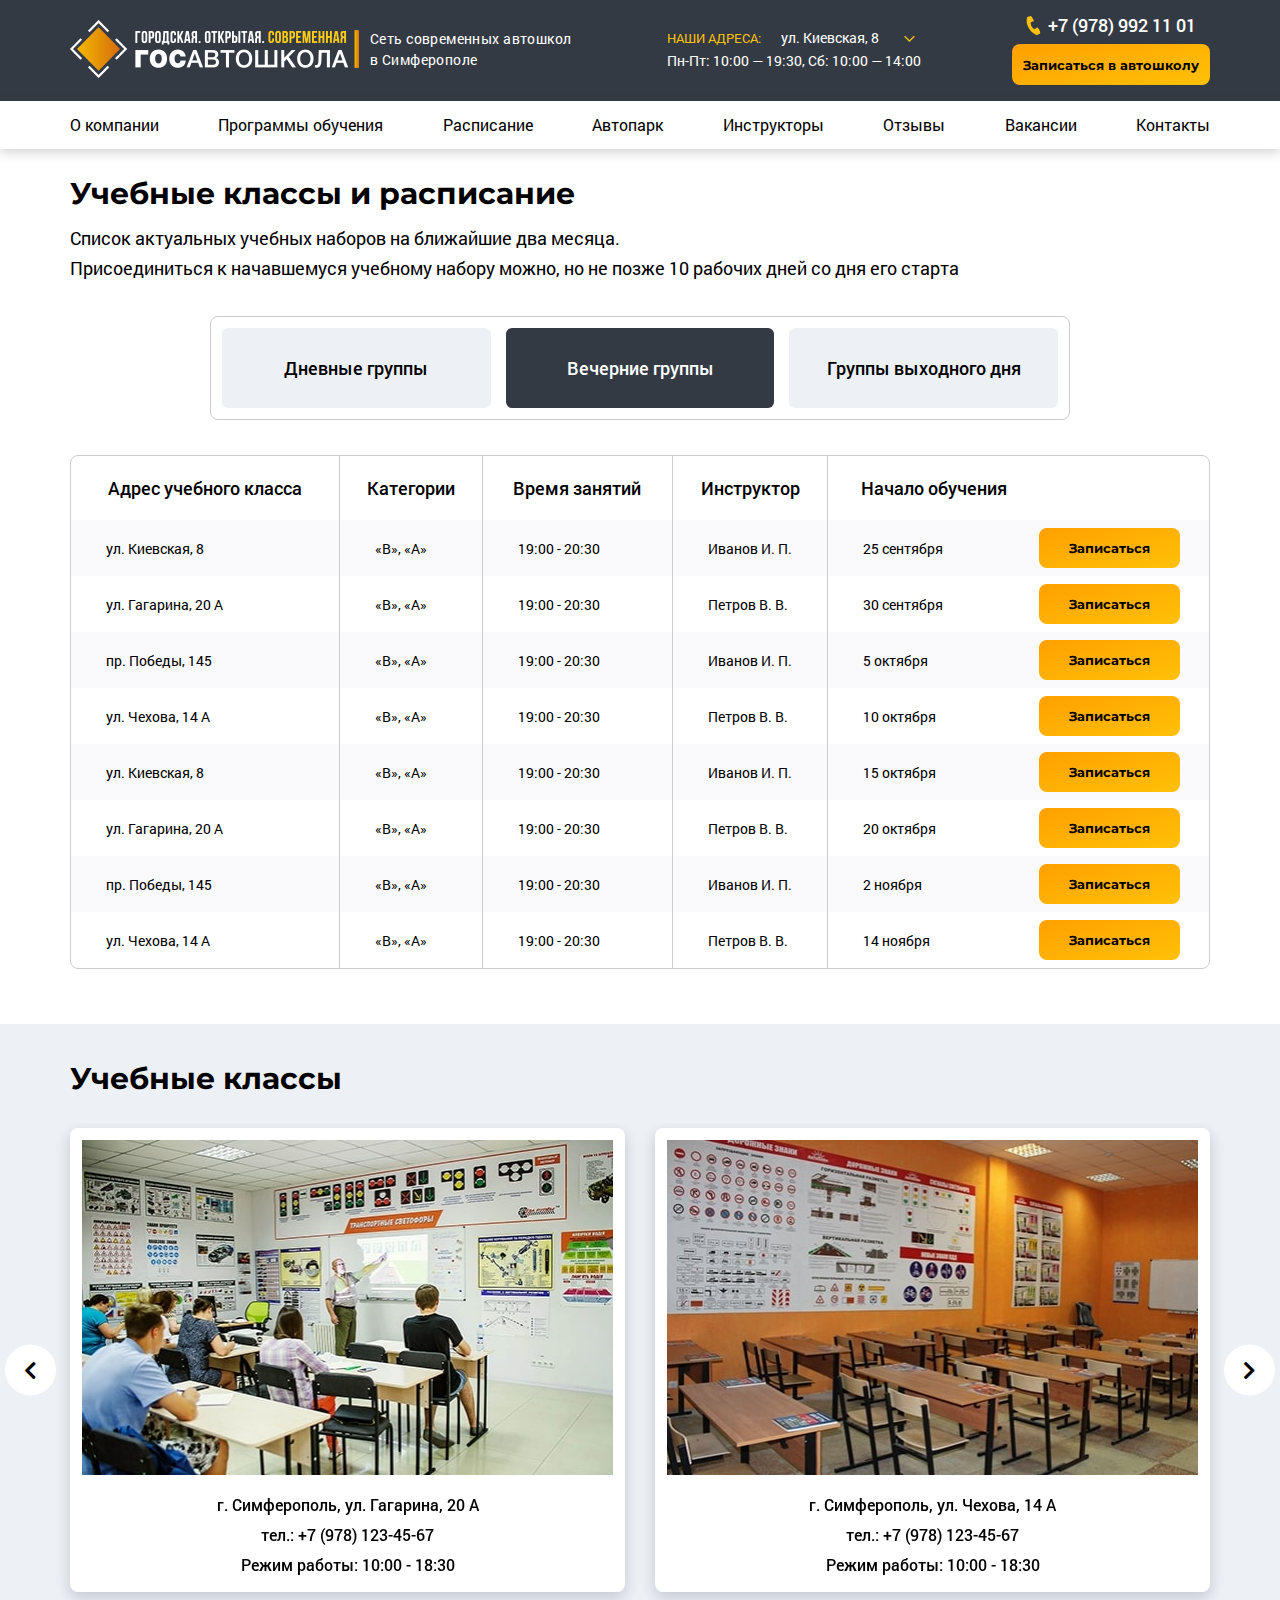
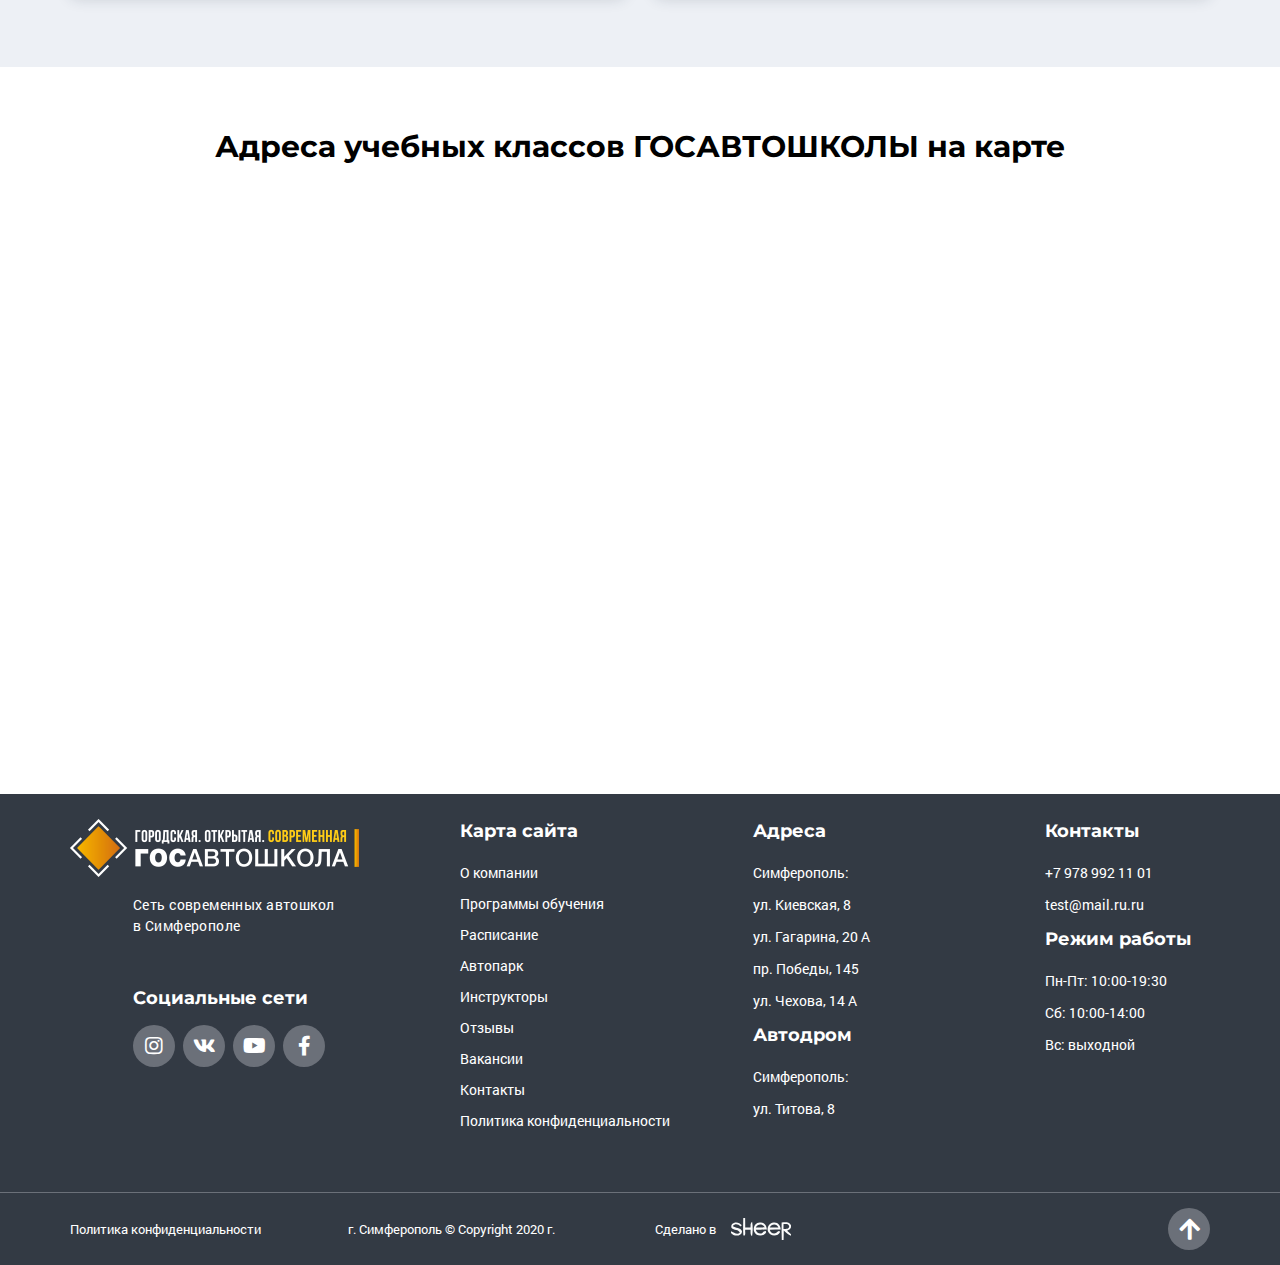
<file: schedule.html>
<!DOCTYPE html>
<!--[if lt IE 7]><html lang="ru" class="lt-ie9 lt-ie8 lt-ie7"><![endif]-->
<!--[if IE 7]><html lang="ru" class="lt-ie9 lt-ie8"><![endif]-->
<!--[if IE 8]><html lang="ru" class="lt-ie9"><![endif]-->
<!--[if gt IE 8]><!-->
<html lang="ru">
<!--<![endif]-->
<head>
	<meta charset="utf-8" />
	<title>Заголовок</title>
	<meta name="description" content="" />
	<meta http-equiv="X-UA-Compatible" content="IE=edge" />
	<meta name="viewport" content="width=device-width, initial-scale=1.0" />
	<link href="https://fonts.googleapis.com/css2?family=Montserrat:wght@500;700;900&display=swap" rel="stylesheet">
	<link rel="shortcut icon" href="favicon.png" />
	<link rel="stylesheet" href="libs/bootstrap/bootstrap-grid.css" />
	<link rel="stylesheet" href="libs/animate/animate.min.css" />
	<link rel="stylesheet" href="libs/fontawesome-free-5.12.0-web/css/all.min.css" />
	<link rel="stylesheet" href="libs/fancybox/jquery.fancybox.css" />
	<link rel="stylesheet" href="libs/slick-1.5.9/slick/slick.css" />
	<link rel="stylesheet" href="libs/slick-1.5.9/slick/slick-theme.css" />
	<link rel="stylesheet" href="css/fonts.css" />
	<link rel="stylesheet" href="css/main.css?ver=1.60" />
	<link rel="stylesheet" href="css/media.css?ver=1.60" />
</head>
<body>

	<div class="wrapper"> 

		<header class="header">
			<div class="container">
				<div class="header__wrap">
					<span class="btn_nav">
						<span class='sandwich'>
							<span class='sw-topper'></span>
							<span class='sw-bottom'></span>
							<span class='sw-footer'></span>
						</span>
					</span>
					<div class="logo-wrap">
						<a href="#" class="logo">
							<img src="img/logo.png" alt="alt">
						</a>
						<div class="logo-wrap__descr">Сеть современных автошкол в Симферополе</div>
						<div class="logo-wrap__mobdescr">Симферополь</div>
					</div>
					<div class="header__center">
						<div class="location-header">
							<div class="location-header__title">наши Адреса:</div>
							<div class="location">
								<div class="location__text"><span>ул. Киевская, 8</span><i class="far fa-chevron-down"></i></div>
								<ul class="location-list">
									<li>
										<a href="#">ул. Гагарина, 20 А</a>
									</li>
									<li>
										<a href="#">пр. Победы, 145</a>
									</li>
									<li>
										<a href="#">ул. Чехова, 14 А</a>
									</li>
								</ul>	
							</div>
						</div>
						<div class="header__time">Пн-Пт: 10:00 — 19:30, Сб: 10:00 — 14:00</div>
					</div>
					<div class="header__right">
						<a href="tel:+79789921101" rel="nofollow" class="phone-main">+7 (978) 992 11 01</a>
						<br>
						<a href="#callback" class="btn-main fancybox">Записаться в автошколу</a>
					</div>
					
				</div>
			</div>
			<div class="nav">
				<div class="container">
					<ul class="menu">
						<li><a href="#sect-about">О компании</a></li>
						<li><a href="#sect-tarifs">Программы обучения</a></li>
						<li><a href="#sect-schedule">Расписание</a></li>
						<li><a href="#sect-portfolio">Автопарк</a></li>
						<li><a href="#sect-team">Инструкторы</a></li>
						<li><a href="#sect-reviews">Отзывы</a></li>
						<li><a href="#sect-questions">Вакансии</a></li>
						<li><a href="#sect-footer">Контакты</a></li>
					</ul>
				</div>
			</div>
		</header>

		<div class="schedule schedule_page">
			<div class="container">
				<h2 class="title-section">Учебные классы и расписание</h2>
				<div class="descr-title">
					<p>Список актуальных учебных наборов на ближайшие два месяца. </p>
					<p>Присоединиться к начавшемуся учебному набору можно, но не позже 10 рабочих дней со дня его старта</p>
				</div>
				<ul class="tabs-main">
					<li>
						<a href="#tab-schedule1">Дневные группы</a>
					</li>
					<li class="active">
						<a href="#tab-schedule2">Вечерние группы</a>
					</li>
					<li>
						<a href="#tab-schedule3">Группы выходного дня</a>
					</li>
				</ul>
				<div class="tab-container">
					<div class="tab-pane" id="tab-schedule1">
						<div class="table-wrap">
							<table>
								<thead>
									<tr>
										<td>Адрес учебного класса</td>
										<td>Категории</td>
										<td>Время занятий</td>
										<td>Инструктор</td>
										<td>Начало обучения</td>
										<td></td>
									</tr>
								</thead>
								<tbody>
									<tr>
										<td>ул. Киевская, 8</td>
										<td>«В», «А»</td>
										<td>19:00 - 20:30</td>
										<td>Иванов И. П.</td>
										<td>25 сентября</td>
										<td><a href="#" class="btn-main">Записаться</a></td>
									</tr>
									<tr>
										<td>ул. Гагарина, 20 А</td>
										<td>«В», «А»</td>
										<td>19:00 - 20:30</td>
										<td>Петров В. В.</td>
										<td>30 сентября</td>
										<td><a href="#" class="btn-main">Записаться</a></td>
									</tr>
									<tr>
										<td>пр. Победы, 145</td>
										<td>«В», «А»</td>
										<td>19:00 - 20:30</td>
										<td>Иванов И. П.</td>
										<td>5 октября</td>
										<td><a href="#" class="btn-main">Записаться</a></td>
									</tr>
									<tr>
										<td>ул. Чехова, 14 А</td>
										<td>«В», «А»</td>
										<td>19:00 - 20:30</td>
										<td>Петров В. В.</td>
										<td>10 октября</td>
										<td><a href="#" class="btn-main">Записаться</a></td>
									</tr>
									<tr>
										<td>ул. Киевская, 8</td>
										<td>«В», «А»</td>
										<td>19:00 - 20:30</td>
										<td>Иванов И. П.</td>
										<td>15 октября</td>
										<td><a href="#" class="btn-main">Записаться</a></td>
									</tr>
									<tr>
										<td>ул. Гагарина, 20 А</td>
										<td>«В», «А»</td>
										<td>19:00 - 20:30</td>
										<td>Петров В. В.</td>
										<td>20 октября</td>
										<td><a href="#" class="btn-main">Записаться</a></td>
									</tr>
									<tr>
										<td>пр. Победы, 145</td>
										<td>«В», «А»</td>
										<td>19:00 - 20:30</td>
										<td>Иванов И. П.</td>
										<td>2 ноября</td>
										<td><a href="#" class="btn-main">Записаться</a></td>
									</tr>
									<tr>
										<td>ул. Чехова, 14 А</td>
										<td>«В», «А»</td>
										<td>19:00 - 20:30</td>
										<td>Петров В. В.</td>
										<td>14 ноября</td>
										<td><a href="#" class="btn-main">Записаться</a></td>
									</tr>
								</tbody>
							</table>
						</div>
					</div>
					<div class="tab-pane" id="tab-schedule2">
						<div class="table-wrap">
							<table>
								<thead>
									<tr>
										<td>Адрес учебного класса</td>
										<td>Категории</td>
										<td>Время занятий</td>
										<td>Инструктор</td>
										<td>Начало обучения</td>
										<td></td>
									</tr>
								</thead>
								<tbody>
									<tr>
										<td>ул. Киевская, 8</td>
										<td>«В», «А»</td>
										<td>19:00 - 20:30</td>
										<td>Иванов И. П.</td>
										<td>25 сентября</td>
										<td><a href="#" class="btn-main">Записаться</a></td>
									</tr>
									<tr>
										<td>ул. Гагарина, 20 А</td>
										<td>«В», «А»</td>
										<td>19:00 - 20:30</td>
										<td>Петров В. В.</td>
										<td>30 сентября</td>
										<td><a href="#" class="btn-main">Записаться</a></td>
									</tr>
									<tr>
										<td>пр. Победы, 145</td>
										<td>«В», «А»</td>
										<td>19:00 - 20:30</td>
										<td>Иванов И. П.</td>
										<td>5 октября</td>
										<td><a href="#" class="btn-main">Записаться</a></td>
									</tr>
									<tr>
										<td>ул. Чехова, 14 А</td>
										<td>«В», «А»</td>
										<td>19:00 - 20:30</td>
										<td>Петров В. В.</td>
										<td>10 октября</td>
										<td><a href="#" class="btn-main">Записаться</a></td>
									</tr>
									<tr>
										<td>ул. Киевская, 8</td>
										<td>«В», «А»</td>
										<td>19:00 - 20:30</td>
										<td>Иванов И. П.</td>
										<td>15 октября</td>
										<td><a href="#" class="btn-main">Записаться</a></td>
									</tr>
									<tr>
										<td>ул. Гагарина, 20 А</td>
										<td>«В», «А»</td>
										<td>19:00 - 20:30</td>
										<td>Петров В. В.</td>
										<td>20 октября</td>
										<td><a href="#" class="btn-main">Записаться</a></td>
									</tr>
									<tr>
										<td>пр. Победы, 145</td>
										<td>«В», «А»</td>
										<td>19:00 - 20:30</td>
										<td>Иванов И. П.</td>
										<td>2 ноября</td>
										<td><a href="#" class="btn-main">Записаться</a></td>
									</tr>
									<tr>
										<td>ул. Чехова, 14 А</td>
										<td>«В», «А»</td>
										<td>19:00 - 20:30</td>
										<td>Петров В. В.</td>
										<td>14 ноября</td>
										<td><a href="#" class="btn-main">Записаться</a></td>
									</tr>
								</tbody>
							</table>
						</div>
					</div>
					<div class="tab-pane" id="tab-schedule3">
						<div class="table-wrap">
							<table>
								<thead>
									<tr>
										<td>Адрес учебного класса</td>
										<td>Категории</td>
										<td>Время занятий</td>
										<td>Инструктор</td>
										<td>Начало обучения</td>
										<td></td>
									</tr>
								</thead>
								<tbody>
									<tr>
										<td>ул. Киевская, 8</td>
										<td>«В», «А»</td>
										<td>19:00 - 20:30</td>
										<td>Иванов И. П.</td>
										<td>25 сентября</td>
										<td><a href="#" class="btn-main">Записаться</a></td>
									</tr>
									<tr>
										<td>ул. Гагарина, 20 А</td>
										<td>«В», «А»</td>
										<td>19:00 - 20:30</td>
										<td>Петров В. В.</td>
										<td>30 сентября</td>
										<td><a href="#" class="btn-main">Записаться</a></td>
									</tr>
									<tr>
										<td>пр. Победы, 145</td>
										<td>«В», «А»</td>
										<td>19:00 - 20:30</td>
										<td>Иванов И. П.</td>
										<td>5 октября</td>
										<td><a href="#" class="btn-main">Записаться</a></td>
									</tr>
									<tr>
										<td>ул. Чехова, 14 А</td>
										<td>«В», «А»</td>
										<td>19:00 - 20:30</td>
										<td>Петров В. В.</td>
										<td>10 октября</td>
										<td><a href="#" class="btn-main">Записаться</a></td>
									</tr>
									<tr>
										<td>ул. Киевская, 8</td>
										<td>«В», «А»</td>
										<td>19:00 - 20:30</td>
										<td>Иванов И. П.</td>
										<td>15 октября</td>
										<td><a href="#" class="btn-main">Записаться</a></td>
									</tr>
									<tr>
										<td>ул. Гагарина, 20 А</td>
										<td>«В», «А»</td>
										<td>19:00 - 20:30</td>
										<td>Петров В. В.</td>
										<td>20 октября</td>
										<td><a href="#" class="btn-main">Записаться</a></td>
									</tr>
									<tr>
										<td>пр. Победы, 145</td>
										<td>«В», «А»</td>
										<td>19:00 - 20:30</td>
										<td>Иванов И. П.</td>
										<td>2 ноября</td>
										<td><a href="#" class="btn-main">Записаться</a></td>
									</tr>
									<tr>
										<td>ул. Чехова, 14 А</td>
										<td>«В», «А»</td>
										<td>19:00 - 20:30</td>
										<td>Петров В. В.</td>
										<td>14 ноября</td>
										<td><a href="#" class="btn-main">Записаться</a></td>
									</tr>
								</tbody>
							</table>
						</div>
					</div>
				</div>
			</div>
		</div>

		<div class="class-page">
			<div class="container">
				<h2 class="title-section title-section_page">Учебные классы</h2>
				<ul class="slider-class">
					<li>
						<div class="item-class">
							<div class="item-class__image">
								<img src="img/class1.jpg" alt="alt">
							</div>
							<p>г. Симферополь, ул. Гагарина, 20 А</p>
							<p>тел.: <a href="tel:+79781234567">+7 (978) 123-45-67</a></p>
							<p>Режим работы: 10:00 - 18:30</p>
						</div>
					</li>
					<li>
						<div class="item-class">
							<div class="item-class__image">
								<img src="img/class2.jpg" alt="alt">
							</div>
							<p>г. Симферополь, ул. Чехова, 14 А</p>
							<p>тел.: <a href="tel:+79781234567">+7 (978) 123-45-67</a></p>
							<p>Режим работы: 10:00 - 18:30</p>
						</div>
					</li>
					<li>
						<div class="item-class">
							<div class="item-class__image">
								<img src="img/class1.jpg" alt="alt">
							</div>
							<p>г. Симферополь, ул. Гагарина, 20 А</p>
							<p>тел.: <a href="tel:+79781234567">+7 (978) 123-45-67</a></p>
							<p>Режим работы: 10:00 - 18:30</p>
						</div>
					</li>
				</ul>
			</div>
		</div>

		<div class="contacts-page">
			<div class="container">
				<h2 class="title-section">Адреса учебных классов ГОСАВТОШКОЛЫ на карте</h2>
			</div>
			<div class="map-wrap">
				<div id="map"></div>
			</div>
		</div>

		<footer class="footer" id="sect-footer">
			<div class="container">
				<div class="row">
					<div class="col-lg-4 col-md-6">
						<a href="#" class="logo">
							<img src="img/logo.png" alt="alt">
						</a>
						<div class="footer__left-content">
							<div class="desc-logo-footer">Сеть современных автошкол в Симферополе</div>
							<div class="footer__title">Социальные сети</div>
							<ul class="social-list">
								<li><a href="#"><i class="fab fa-instagram"></i></a></li>
								<li><a href="#"><i class="fab fa-vk"></i></a></li>
								<li><a href="#"><i class="fab fa-youtube"></i></a></li>
								<li><a href="#"><i class="fab fa-facebook-f"></i></a></li>
							</ul>
						</div>
					</div>
					<div class="col-lg-3 col-md-6">
						<div class="footer__title">Карта сайта</div>
						<div class="footer__dropdown">
							<ul class="nav-footer">
								<li><a href="#">О компании</a></li>
								<li><a href="#">Программы обучения</a></li>
								<li><a href="#">Расписание</a></li>
								<li><a href="#">Автопарк</a></li>
								<li><a href="#">Инструкторы</a></li>
								<li><a href="#">Отзывы</a></li>
								<li><a href="#">Вакансии</a></li>
								<li><a href="#">Контакты</a></li>
								<li><a href="#">Политика конфиденциальности</a></li>
							</ul>
						</div>
					</div>
					<div class="col-lg-3 col-md-6">
						<div>
							<div class="footer__title">Адреса</div>
							<div class="footer__dropdown">
								<div class="footer__contact">
									<p>Симферополь:</p>
									<p>ул. Киевская, 8 </p>
									<p>ул. Гагарина, 20 А</p>
									<p>пр. Победы, 145 </p>
									<p>ул. Чехова, 14 А</p>
								</div>
							</div>
						</div>
						<div>
							<div class="footer__title">Автодром</div>
							<div class="footer__dropdown">
								<div class="footer__contact">
									<p>Симферополь:</p>
									<p>ул. Титова, 8</p>
								</div>
							</div>
						</div>
					</div>
					<div class="col-lg-2 col-md-6">
						<div>
							<div class="footer__title">Контакты</div>
							<div class="footer__dropdown">
								<div class="footer__contact">
									<p>+7 978 992 11 01</p>
									<p>test@mail.ru.ru</p>
								</div>
							</div>
						</div>
						<div>
							<div class="footer__title">Режим работы</div>
							<div class="footer__dropdown">
								<div class="footer__contact">
									<p>Пн-Пт: 10:00-19:30</p>
									<p>Сб: 10:00-14:00 </p>
									<p>Вс: выходной</p>
								</div>
							</div>
						</div>
					</div>
				</div>
			</div>
			<div class="footer__bottom">
				<div class="container">
					<div class="row align-items-center">
						<div class="col-md-3 col-sm-6">
							<a href="#" class="footer__link">Политика конфиденциальности</a>
						</div>
						<div class="col-md-3 col_pl col-sm-6">
							<p>г. Симферополь © Copyright  2020 г.</p>
						</div>
						<div class="col-md-3 col-sm-6">
							<div class="create">Сделано в <img src="img/copy.svg" alt="alt"></div>
						</div>
						<div class="col-md-3 align_right col-sm-6">
							<a href="#" class="btn_top"><i class="fa fa-arrow-up"></i></a>
						</div>
					</div>
				</div>
			</div>
		</footer>

	</div>

	<div id="video1" class="modal-block">
		<iframe width="560" height="315" src="https://www.youtube.com/embed/JEQV59Oy5vI" frameborder="0" allow="accelerometer; autoplay; clipboard-write; encrypted-media; gyroscope; picture-in-picture" allowfullscreen></iframe>
	</div>

	<div id="callback" class="modal-block">
		<div class="modal-wrap modal-wrap_callback">
			<div class="block-form">
				<div class="modal-wrap__icon">
					<img src="img/shashka.png" alt="alt">
				</div>
				<div class="title-modal">Оставьте заявку</div>
				<div class="descr-modal">наш специалист свяжется с Вами <br>в течение 15 минут</div>
				<form>
					<div class="item-form">
						<div class="item-form__icon">
							<img src="img/ic_user.svg" alt="alt">
						</div>
						<input type="text" placeholder="Имя" required="required">
					</div>
					<div class="item-form">
						<div class="item-form__icon">
							<img src="img/ic_phone.svg" alt="alt">
						</div>
						<input type="text" placeholder="Телефон" class="input-phone" required="required">
					</div>
					<button class="btn-main">Отправить</button>
					<div class="checkbox-wrap">
						<div class="checkbox">
							<label>
								<input type="checkbox" required="required" checked="checked" />
								<span>Согласие на обработку персональных данных</span>
							</label>
						</div>
					</div>
				</form>
			</div>
		</div>
	</div>

	<!--[if lt IE 9]>
	<script src="libs/html5shiv/es5-shim.min.js"></script>
	<script src="libs/html5shiv/html5shiv.min.js"></script>
	<script src="libs/html5shiv/html5shiv-printshiv.min.js"></script>
	<script src="libs/respond/respond.min.js"></script>
<![endif]-->
<script src="libs/jquery/jquery-1.11.1.min.js"></script>
<script src="libs/jquery-mousewheel/jquery.mousewheel.min.js"></script>
<script src="libs/fancybox/jquery.fancybox.pack.js"></script>
<script src="libs/slick-1.5.9/slick/slick.min.js"></script>
<script src="libs/mask/jquery.maskedinput.js"></script>
<script src="libs/animate/wow.min.js"></script>
<script src="libs/animate/animate-css.js"></script>
<script src="libs/scroll2id/PageScroll2id.min.js"></script>
<script src="libs/jQueryFormStyler-master/jquery.formstyler.min.js"></script>
<script src="js/common.js?ver=1.60"></script>
<script src="https://api-maps.yandex.ru/2.1/?lang=ru_RU"></script>
<script>
	$(document).ready(function() {
		ymaps.ready(init);

		function init() {
			var myMap = new ymaps.Map('map', {
				center: [44.991013, 34.088146],
				zoom: 15
			}, {
				searchControlProvider: 'yandex#search'
			}),


			myPlacemark = new ymaps.Placemark(myMap.getCenter(), {
				balloonContent: '<p class="text-map"><img src="img/logo_min.png" alt="alt">г. Симферополь, ул. Гагарина, 20 А <br>тел.: +7 (978) 123-45-67 <br>Режим работы: 10:00 - 18:30</p>'
			}, {
            // Опции.
            // Необходимо указать данный тип макета.
            iconLayout: 'default#image',
            // Своё изображение иконки метки.
            iconImageHref: 'img/pin1.svg',
            iconImageSize: [38, 50],
            hideIconOnBalloonOpen: false,
            balloonOffset: [ 10, -35 ]
        });
			myMap.controls.remove('searchControl');
			myMap.behaviors.disable('scrollZoom');
			myMap.geoObjects.add(myPlacemark);
			myPlacemark.balloon.open();

		}
	});
</script>
<!-- Yandex.Metrika counter --><!-- /Yandex.Metrika counter -->
<!-- Google Analytics counter --><!-- /Google Analytics counter -->
</body>
</html>
</file>
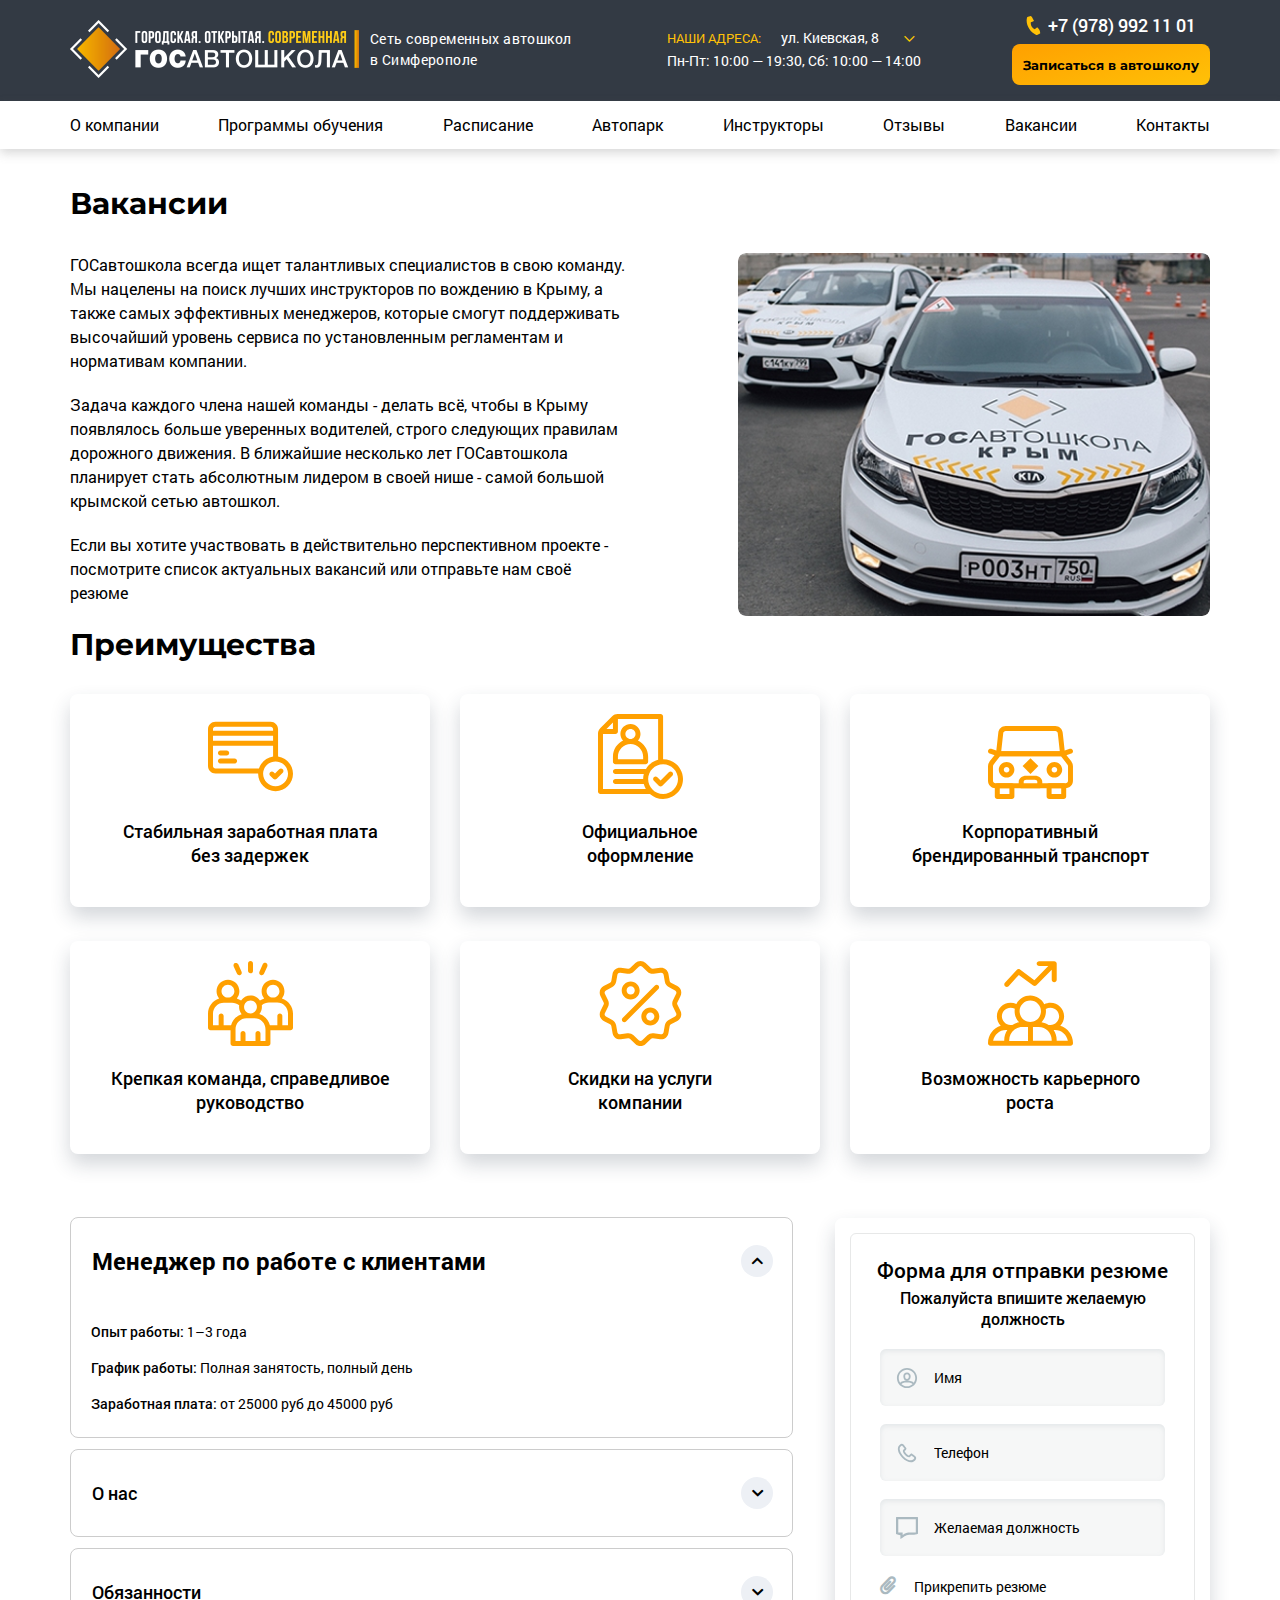
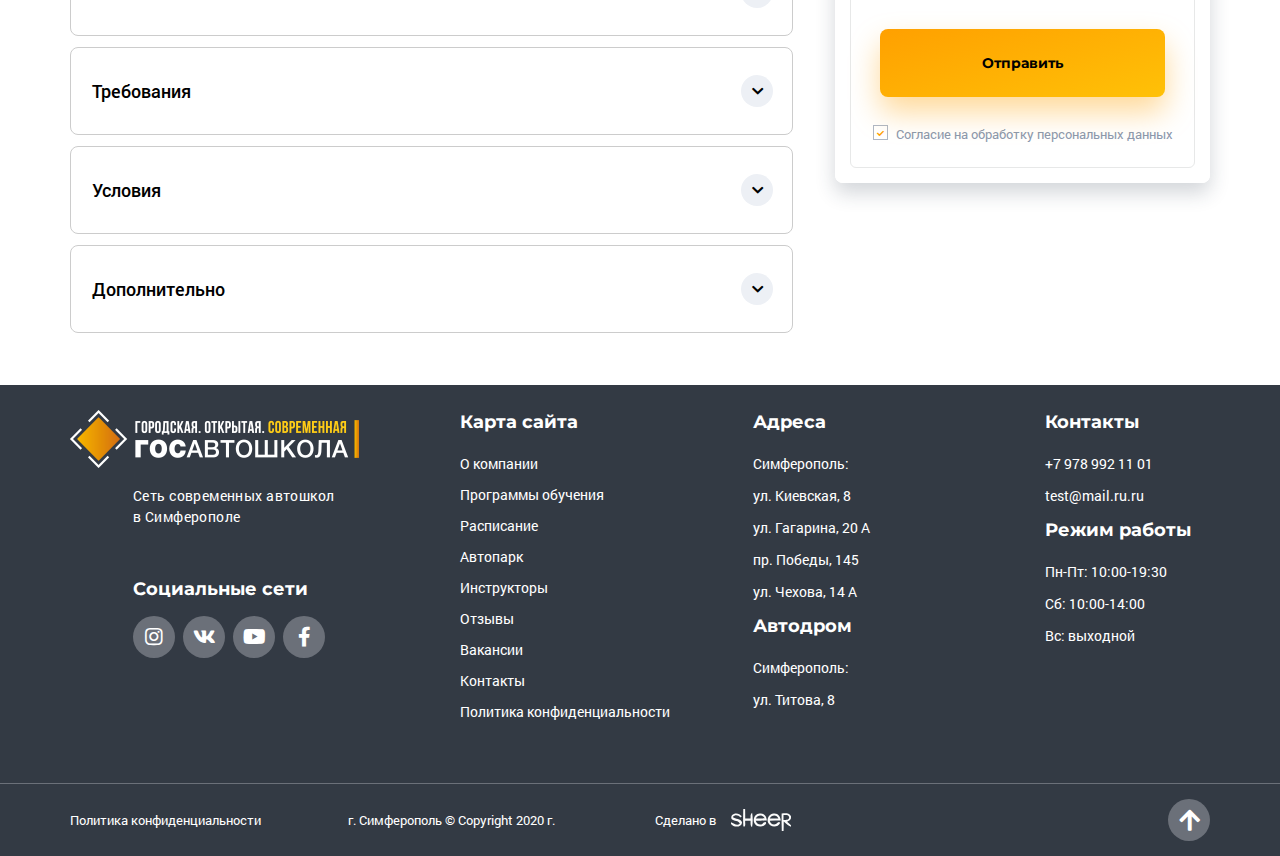
<file: vacancies.html>
<!DOCTYPE html>
<!--[if lt IE 7]><html lang="ru" class="lt-ie9 lt-ie8 lt-ie7"><![endif]-->
<!--[if IE 7]><html lang="ru" class="lt-ie9 lt-ie8"><![endif]-->
<!--[if IE 8]><html lang="ru" class="lt-ie9"><![endif]-->
<!--[if gt IE 8]><!-->
<html lang="ru">
<!--<![endif]-->
<head>
	<meta charset="utf-8" />
	<title>Заголовок</title>
	<meta name="description" content="" />
	<meta http-equiv="X-UA-Compatible" content="IE=edge" />
	<meta name="viewport" content="width=device-width, initial-scale=1.0" />
	<link href="https://fonts.googleapis.com/css2?family=Montserrat:wght@500;700;900&display=swap" rel="stylesheet">
	<link rel="shortcut icon" href="favicon.png" />
	<link rel="stylesheet" href="libs/bootstrap/bootstrap-grid.css" />
	<link rel="stylesheet" href="libs/animate/animate.min.css" />
	<link rel="stylesheet" href="libs/fontawesome-free-5.12.0-web/css/all.min.css" />
	<link rel="stylesheet" href="libs/fancybox/jquery.fancybox.css" />
	<link rel="stylesheet" href="libs/slick-1.5.9/slick/slick.css" />
	<link rel="stylesheet" href="libs/slick-1.5.9/slick/slick-theme.css" />
	<link rel="stylesheet" href="css/fonts.css" />
	<link rel="stylesheet" href="css/main.css?ver=1.60" />
	<link rel="stylesheet" href="css/media.css?ver=1.60" />
</head>
<body>

	<div class="wrapper">

		<header class="header">
			<div class="container">
				<div class="header__wrap">
					<span class="btn_nav">
						<span class='sandwich'>
							<span class='sw-topper'></span>
							<span class='sw-bottom'></span>
							<span class='sw-footer'></span>
						</span>
					</span>
					<div class="logo-wrap">
						<a href="#" class="logo">
							<img src="img/logo.png" alt="alt">
						</a>
						<div class="logo-wrap__descr">Сеть современных автошкол в Симферополе</div>
						<div class="logo-wrap__mobdescr">Симферополь</div>
					</div>
					<div class="header__center">
						<div class="location-header">
							<div class="location-header__title">наши Адреса:</div>
							<div class="location">
								<div class="location__text"><span>ул. Киевская, 8</span><i class="far fa-chevron-down"></i></div>
								<ul class="location-list">
									<li>
										<a href="#">ул. Гагарина, 20 А</a>
									</li>
									<li>
										<a href="#">пр. Победы, 145</a>
									</li>
									<li>
										<a href="#">ул. Чехова, 14 А</a>
									</li>
								</ul>	
							</div>
						</div>
						<div class="header__time">Пн-Пт: 10:00 — 19:30, Сб: 10:00 — 14:00</div>
					</div>
					<div class="header__right">
						<a href="tel:+79789921101" rel="nofollow" class="phone-main">+7 (978) 992 11 01</a>
						<br>
						<a href="#callback" class="btn-main fancybox">Записаться в автошколу</a>
					</div>
					
				</div>
			</div>
			<div class="nav">
				<div class="container">
					<ul class="menu">
						<li><a href="#sect-about">О компании</a></li>
						<li><a href="#sect-tarifs">Программы обучения</a></li>
						<li><a href="#sect-schedule">Расписание</a></li>
						<li><a href="#sect-portfolio">Автопарк</a></li>
						<li><a href="#sect-team">Инструкторы</a></li>
						<li><a href="#sect-reviews">Отзывы</a></li>
						<li><a href="#sect-questions">Вакансии</a></li>
						<li><a href="#sect-footer">Контакты</a></li>
					</ul>
				</div>
			</div>
		</header>

		<div class="vacancies">
			<div class="container">
				<h1 class="title-section title-section_page">Вакансии</h1>
				<div class="row">
					<div class="col-lg-6">
						<div class="text-main">
							<p>ГОСавтошкола всегда ищет талантливых специалистов в свою команду. Мы нацелены на поиск лучших инструкторов по вождению в Крыму, а также самых эффективных менеджеров, которые смогут поддерживать высочайший уровень сервиса по установленным регламентам и нормативам компании. </p>
							<p>Задача каждого члена нашей команды - делать всё, чтобы в Крыму появлялось больше уверенных водителей, строго следующих правилам дорожного движения. В ближайшие несколько лет ГОСавтошкола планирует стать абсолютным лидером в своей нише - самой большой крымской сетью автошкол.</p>
							<p>Если вы хотите участвовать в действительно перспективном проекте - 
							посмотрите список актуальных вакансий или отправьте нам своё резюме</p>
						</div>
					</div>
					<div class="col-xl-5 offset-xl-1 col-lg-6 col_pl">
						<div class="vacancies__image">
							<img src="img/vacanices.jpg" alt="alt">
						</div>
					</div>
				</div>
				<h2 class="title-section">Преимущества</h2>
				<div class="row row_advantage">
					<div class="col-lg-4 col-md-6">
						<div class="item-advant">
							<div class="item-advant__icon">
								<img src="img/ic_avd1.svg" alt="alt">
							</div>
							<p>Стабильная заработная плата без задержек</p>
						</div>
					</div>
					<div class="col-lg-4 col-md-6">
						<div class="item-advant">
							<div class="item-advant__icon">
								<img src="img/ic_avd2.svg" alt="alt">
							</div>
							<p>Официальное <br>оформление</p>
						</div>
					</div>
					<div class="col-lg-4 col-md-6">
						<div class="item-advant">
							<div class="item-advant__icon">
								<img src="img/ic_avd3.svg" alt="alt">
							</div>
							<p>Корпоративный <br>брендированный транспорт</p>
						</div>
					</div>
					<div class="col-lg-4 col-md-6">
						<div class="item-advant">
							<div class="item-advant__icon">
								<img src="img/ic_avd4.svg" alt="alt">
							</div>
							<p>Крепкая команда, справедливое руководство</p>
						</div>
					</div>
					<div class="col-lg-4 col-md-6">
						<div class="item-advant">
							<div class="item-advant__icon">
								<img src="img/ic_avd5.svg" alt="alt">
							</div>
							<p>Скидки на услуги <br>компании</p>
						</div>
					</div>
					<div class="col-lg-4 col-md-6">
						<div class="item-advant">
							<div class="item-advant__icon">
								<img src="img/ic_avd6.svg" alt="alt">
							</div>
							<p>Возможность карьерного <br>роста</p>
						</div>
					</div>
				</div>
			</div>
		</div>

		<div class="questions questions_page" id="sect-questions">
			<div class="container">
				<div class="row">
					<div class="col-xl-8 col-lg-7">
						<div class="question active">
							<div class="question__name">Менеджер по работе с клиентами<div class="question__btn"><i class="fas fa-chevron-down"></i></div></div>
							<div class="question__answer" style="display: block;">
								<article>
									<p><strong>Опыт работы:</strong> 1–3 года</p>
									<p><strong>График работы:</strong> Полная занятость, полный день</p>
									<p><strong>Заработная плата:</strong> от 25000 руб до 45000 руб</p>
								</article>
							</div>
						</div>
						<div class="question">
							<div class="question__name">О нас<div class="question__btn"><i class="fas fa-chevron-down"></i></div></div>
							<div class="question__answer">
								<article>
									<p>Никто не может дать гарантии того, что вы сможете сдать все экзамены с первого раза. Однако наша автошкола делает всё, чтобы повысить шансы наших учеников. Например, мы проводим серию внутренних экзаменов, которые по уровню строгости и контроля не отличаются от экзаменов в ГИБДД.</p>
								</article>
							</div>
						</div>
						<div class="question">
							<div class="question__name">Обязанности<div class="question__btn"><i class="fas fa-chevron-down"></i></div></div>
							<div class="question__answer">
								<article>
									<p>Никто не может дать гарантии того, что вы сможете сдать все экзамены с первого раза. Однако наша автошкола делает всё, чтобы повысить шансы наших учеников. Например, мы проводим серию внутренних экзаменов, которые по уровню строгости и контроля не отличаются от экзаменов в ГИБДД.</p>
								</article>
							</div>
						</div>
						<div class="question">
							<div class="question__name">Требования<div class="question__btn"><i class="fas fa-chevron-down"></i></div></div>
							<div class="question__answer">
								<article>
									<p>Никто не может дать гарантии того, что вы сможете сдать все экзамены с первого раза. Однако наша автошкола делает всё, чтобы повысить шансы наших учеников. Например, мы проводим серию внутренних экзаменов, которые по уровню строгости и контроля не отличаются от экзаменов в ГИБДД.</p>
								</article>
							</div>
						</div>
						<div class="question">
							<div class="question__name">Условия<div class="question__btn"><i class="fas fa-chevron-down"></i></div></div>
							<div class="question__answer">
								<article>
									<p>Никто не может дать гарантии того, что вы сможете сдать все экзамены с первого раза. Однако наша автошкола делает всё, чтобы повысить шансы наших учеников. Например, мы проводим серию внутренних экзаменов, которые по уровню строгости и контроля не отличаются от экзаменов в ГИБДД.</p>
								</article>
							</div>
						</div>
						<div class="question">
							<div class="question__name">Дополнительно<div class="question__btn"><i class="fas fa-chevron-down"></i></div></div>
							<div class="question__answer">
								<article>
									<p>Никто не может дать гарантии того, что вы сможете сдать все экзамены с первого раза. Однако наша автошкола делает всё, чтобы повысить шансы наших учеников. Например, мы проводим серию внутренних экзаменов, которые по уровню строгости и контроля не отличаются от экзаменов в ГИБДД.</p>
								</article>
							</div>
						</div>
					</div>
					<div class="col-xl-4 col-lg-5 col_pl">
						<div class="block-form">
							<div class="title-form">Форма для отправки резюме</div>
							<div class="descr-form">Пожалуйста впишите желаемую должность</div>
							<form>
								<div class="item-form">
									<div class="item-form__icon">
										<img src="img/ic_user.svg" alt="alt">
									</div>
									<input type="text" placeholder="Имя" required="required">
								</div>
								<div class="item-form">
									<div class="item-form__icon">
										<img src="img/ic_phone.svg" alt="alt">
									</div>
									<input type="text" placeholder="Телефон" class="input-phone" required="required">
								</div>
								<div class="item-form">
									<div class="item-form__icon">
										<img src="img/message.svg" alt="alt">
									</div>
									<input type="text" placeholder="Желаемая должность" required="required">
								</div>
								<div class="fl-upld">
									<div id="fl_nm" class="name-upload"></div>
									<label>
										<input id="fl_inp" type="file" name="file">
										<i class="fa fa-paperclip" aria-hidden="true"></i> Прикрепить резюме
									</label>
								</div>
								<button class="btn-main">Отправить</button>
								<div class="checkbox-wrap">
									<div class="checkbox">
										<label>
											<input type="checkbox" required="required" checked="checked" />
											<span>Согласие на обработку персональных данных</span>
										</label>
									</div>
								</div>
							</form>
						</div>
					</div>
				</div>
			</div>
		</div>

		<footer class="footer" id="sect-footer">
			<div class="container">
				<div class="row">
					<div class="col-lg-4 col-md-6">
						<a href="#" class="logo">
							<img src="img/logo.png" alt="alt">
						</a>
						<div class="footer__left-content">
							<div class="desc-logo-footer">Сеть современных автошкол в Симферополе</div>
							<div class="footer__title">Социальные сети</div>
							<ul class="social-list">
								<li><a href="#"><i class="fab fa-instagram"></i></a></li>
								<li><a href="#"><i class="fab fa-vk"></i></a></li>
								<li><a href="#"><i class="fab fa-youtube"></i></a></li>
								<li><a href="#"><i class="fab fa-facebook-f"></i></a></li>
							</ul>
						</div>
					</div>
					<div class="col-lg-3 col-md-6">
						<div class="footer__title">Карта сайта</div>
						<div class="footer__dropdown">
							<ul class="nav-footer">
								<li><a href="#">О компании</a></li>
								<li><a href="#">Программы обучения</a></li>
								<li><a href="#">Расписание</a></li>
								<li><a href="#">Автопарк</a></li>
								<li><a href="#">Инструкторы</a></li>
								<li><a href="#">Отзывы</a></li>
								<li><a href="#">Вакансии</a></li>
								<li><a href="#">Контакты</a></li>
								<li><a href="#">Политика конфиденциальности</a></li>
							</ul>
						</div>
					</div>
					<div class="col-lg-3 col-md-6">
						<div>
							<div class="footer__title">Адреса</div>
							<div class="footer__dropdown">
								<div class="footer__contact">
									<p>Симферополь:</p>
									<p>ул. Киевская, 8 </p>
									<p>ул. Гагарина, 20 А</p>
									<p>пр. Победы, 145 </p>
									<p>ул. Чехова, 14 А</p>
								</div>
							</div>
						</div>
						<div>
							<div class="footer__title">Автодром</div>
							<div class="footer__dropdown">
								<div class="footer__contact">
									<p>Симферополь:</p>
									<p>ул. Титова, 8</p>
								</div>
							</div>
						</div>
					</div>
					<div class="col-lg-2 col-md-6">
						<div>
							<div class="footer__title">Контакты</div>
							<div class="footer__dropdown">
								<div class="footer__contact">
									<p>+7 978 992 11 01</p>
									<p>test@mail.ru.ru</p>
								</div>
							</div>
						</div>
						<div>
							<div class="footer__title">Режим работы</div>
							<div class="footer__dropdown">
								<div class="footer__contact">
									<p>Пн-Пт: 10:00-19:30</p>
									<p>Сб: 10:00-14:00 </p>
									<p>Вс: выходной</p>
								</div>
							</div>
						</div>
					</div>
				</div>
			</div>
			<div class="footer__bottom">
				<div class="container">
					<div class="row align-items-center">
						<div class="col-md-3 col-sm-6">
							<a href="#" class="footer__link">Политика конфиденциальности</a>
						</div>
						<div class="col-md-3 col_pl col-sm-6">
							<p>г. Симферополь © Copyright  2020 г.</p>
						</div>
						<div class="col-md-3 col-sm-6">
							<div class="create">Сделано в <img src="img/copy.svg" alt="alt"></div>
						</div>
						<div class="col-md-3 align_right col-sm-6">
							<a href="#" class="btn_top"><i class="fa fa-arrow-up"></i></a>
						</div>
					</div>
				</div>
			</div>
		</footer>

	</div>

	<div id="video1" class="modal-block">
		<iframe width="560" height="315" src="https://www.youtube.com/embed/JEQV59Oy5vI" frameborder="0" allow="accelerometer; autoplay; clipboard-write; encrypted-media; gyroscope; picture-in-picture" allowfullscreen></iframe>
	</div>

	<div id="callback" class="modal-block">
		<div class="modal-wrap modal-wrap_callback">
			<div class="block-form">
				<div class="modal-wrap__icon">
					<img src="img/shashka.png" alt="alt">
				</div>
				<div class="title-modal">Оставьте заявку</div>
				<div class="descr-modal">наш специалист свяжется с Вами <br>в течение 15 минут</div>
				<form>
					<div class="item-form">
						<div class="item-form__icon">
							<img src="img/ic_user.svg" alt="alt">
						</div>
						<input type="text" placeholder="Имя" required="required">
					</div>
					<div class="item-form">
						<div class="item-form__icon">
							<img src="img/ic_phone.svg" alt="alt">
						</div>
						<input type="text" placeholder="Телефон" class="input-phone" required="required">
					</div>
					<button class="btn-main">Отправить</button>
					<div class="checkbox-wrap">
						<div class="checkbox">
							<label>
								<input type="checkbox" required="required" checked="checked" />
								<span>Согласие на обработку персональных данных</span>
							</label>
						</div>
					</div>
				</form>
			</div>
		</div>
	</div>

	<!--[if lt IE 9]>
	<script src="libs/html5shiv/es5-shim.min.js"></script>
	<script src="libs/html5shiv/html5shiv.min.js"></script>
	<script src="libs/html5shiv/html5shiv-printshiv.min.js"></script>
	<script src="libs/respond/respond.min.js"></script>
<![endif]-->
<script src="libs/jquery/jquery-1.11.1.min.js"></script>
<script src="libs/jquery-mousewheel/jquery.mousewheel.min.js"></script>
<script src="libs/fancybox/jquery.fancybox.pack.js"></script>
<script src="libs/slick-1.5.9/slick/slick.min.js"></script>
<script src="libs/mask/jquery.maskedinput.js"></script>
<script src="libs/animate/wow.min.js"></script>
<script src="libs/animate/animate-css.js"></script>
<script src="libs/scroll2id/PageScroll2id.min.js"></script>
<script src="libs/jQueryFormStyler-master/jquery.formstyler.min.js"></script>
<script src="js/common.js?ver=1.60"></script>
<!-- Yandex.Metrika counter --><!-- /Yandex.Metrika counter -->
<!-- Google Analytics counter --><!-- /Google Analytics counter -->
</body>
</html>
</file>
<file: css/fonts.css>
/* font-family: "RobotoRegular"; */
@font-face {
	font-family: "RobotoRegular";
	src: url("../fonts/RobotoRegular/RobotoRegular.eot");
	src: url("../fonts/RobotoRegular/RobotoRegular.eot?#iefix")format("embedded-opentype"),
	url("../fonts/RobotoRegular/RobotoRegular.woff") format("woff"),
	url("../fonts/RobotoRegular/RobotoRegular.ttf") format("truetype");
	font-style: normal;
	font-weight: normal;
}
/* font-family: "RobotoLight"; */
@font-face {
	font-family: "RobotoLight";
	src: url("../fonts/RobotoLight/RobotoLight.eot");
	src: url("../fonts/RobotoLight/RobotoLight.eot?#iefix")format("embedded-opentype"),
	url("../fonts/RobotoLight/RobotoLight.woff") format("woff"),
	url("../fonts/RobotoLight/RobotoLight.ttf") format("truetype");
	font-style: normal;
	font-weight: normal;
}
/* font-family: "RobotoMedium"; */
@font-face {
	font-family: "RobotoMedium";
	src: url("../fonts/RobotoMedium/RobotoMedium.eot");
	src: url("../fonts/RobotoMedium/RobotoMedium.eot?#iefix")format("embedded-opentype"),
	url("../fonts/RobotoMedium/RobotoMedium.woff") format("woff"),
	url("../fonts/RobotoMedium/RobotoMedium.ttf") format("truetype");
	font-style: normal;
	font-weight: normal;
}
@font-face {
	font-family: 'Roboto Black';
	src: url('../fonts/Roboto-Black.eot');
	src: url('../fonts/Roboto-Black.eot?#iefix') format('embedded-opentype'),
	url('../fonts/Roboto-Black.woff') format('woff'),
	url('../fonts/Roboto-Black.ttf') format('truetype');
	font-weight: normal;
	font-style: normal;
}
/* font-family: "RobotoBold"; */
@font-face {
	font-family: "RobotoBold";
	src: url("../fonts/RobotoBold/RobotoBold.eot");
	src: url("../fonts/RobotoBold/RobotoBold.eot?#iefix")format("embedded-opentype"),
	url("../fonts/RobotoBold/RobotoBold.woff") format("woff"),
	url("../fonts/RobotoBold/RobotoBold.ttf") format("truetype");
	font-style: normal;
	font-weight: normal;
}
@font-face {
	font-family: "Montserrat-Regular";
	src: url('..fonts/Montserrat-Regular.eot');
	src: local('☺'), url('../fonts/Montserrat-regular/Montserrat-Regular.woff') format('woff'), url('../fonts/Montserrat-regular/Montserrat-Regular.ttf') format('truetype'), url('../fonts/Montserrat-regular/Montserrat-Regular.svg') format('svg');
	font-weight: normal;
	font-style: normal;
}
@font-face {
	font-family: 'Montserrat-Medium';
	src: url('../fonts/montserrat-medium/Montserrat-Medium.eot');
	src: local('☺'), url('../fonts/montserrat-medium/Montserrat-Medium.woff') format('woff'), url('../fonts/montserrat-medium/Montserrat-Medium.ttf') format('truetype'), url('../fonts/montserrat-medium/Montserrat-Medium.svg') format('svg');
	font-weight: normal;
	font-style: normal;
}
@font-face {
	font-family: "Montserrat-Bold";
	src: url('../fonts/Montserrat-bold/Montserrat-Bold.eot');
	src: local('☺'), url('../fonts/Montserrat-bold/Montserrat-Bold.woff') format('woff'), url('../fonts/Montserrat-bold/Montserrat-Bold.ttf') format('truetype'), url('../fonts/Montserrat-bold/Montserrat-Bold.svg') format('svg');
	font-weight: normal;
	font-style: normal;
}
@font-face {
	font-family: 'Montserrat Black';
	src: url('../fonts/Montserrat-Black.eot');
	src: url('../fonts/Montserrat-Black.eot?#iefix') format('embedded-opentype'),
	url('../fonts/Montserrat-Black.woff') format('woff'),
	url('../fonts/Montserrat-Black.ttf') format('truetype');
	font-weight: normal;
	font-style: normal;
}
</file>
<file: css/main.css>
*::-webkit-input-placeholder {
	color: #000;
	opacity: 1; 
}
*:-moz-placeholder {
	color: #000;
	opacity: 1;
}
*::-moz-placeholder {
	color: #000;
	opacity: 1;
}
*:-ms-input-placeholder {
	color: #000;
	opacity: 1;
}

body input:focus:required:invalid,
body textarea:focus:required:invalid {
	
}
body input:required:valid,
body textarea:required:valid {
	
}
body {
	font-family: "RobotoRegular", sans-serif;
	font-size: 14px;
	color: #000;
	overflow-x: hidden;
	background-color: #fff;
	margin: 0;
}
button {
	cursor: pointer;
}
h1,h2,h3,h4,h5,h6 {
	padding: 0;
	margin: 0;
	font-weight: normal;
}
.wrapper {
	overflow: hidden;
}
a {
	text-decoration: none;
	outline: none;
}
* {
	outline: none !important;
}
ul {
	padding: 0;
	margin: 0;
}
ul li {
	list-style-type: none;
	outline: none;
}
img {
	outline: none;
	display: block;
}
p {
	padding: 0;
	margin: 0;
}

.logo-wrap__descr {
	font-size: 14px;
	line-height: 21px;
	max-width: 205px;
	margin-left: 11px;
	letter-spacing: 0.42px;
	color: #fff;
}
.logo {
	display: inline-block;
}
.logo img {
	max-width: 289px;
}
.logo-wrap {
	display: flex;
	align-items: center;
}
.header {
	padding: 13px 0;
	padding-bottom: 0;
	color: #fff;
	position: relative;
	z-index: 100;
	background-color: #333a44;
}
.header__wrap {
	display: flex;
	align-items: center;
	justify-content: space-between;
}
.location-header__title {
	color: #ffc107;
	margin-right: 20px;
	font-size: 13px;
	text-transform: uppercase;
}
.location__text {
	cursor: pointer;
	position: relative;
}
.location__text i {
	margin-left: 25px;
	color: #fc0;
	font-size: 12px;
}
.location-header {
	display: flex;
	align-items: center;
}
.location {
	position: relative;
}
.location-list {
	position: absolute;
	top: 100%;
	margin-top: 5px;
	left: 0;
	z-index: 3;
	background-color: #fff;
	display: none;
	font-size: 13px;
	border-radius: 8px;
	box-shadow: 0 0 6px #746767;
}
.location-list li {
	display: block;
}
.location-list li a {
	display: block;
	padding: 5px 15px;
	white-space: nowrap;
	color: #000;
}
.header__time {
	padding-top: 4px;
}
.phone-main {
	color: #ffffff;
	font-size: 18px;
	font-family: "RobotoMedium";
	line-height: 24px;
	padding-left: 22px;
	background-image: url(../img/ic_tel.svg);
	background-repeat: no-repeat;
	background-position: left center;
	background-size: 15px 20px;
}
.phone-main i {
	font-size: 20px;
	margin-right: 7px;
	color: #ffc170;
}
.btn-main {
	display: inline-flex;
	height: 46px;
	text-align: center;
	justify-content: center;
	align-items: center;
	padding: 0 45px;
	color: #000000;
	font-size: 13px;
	line-height: 20px;
	border-radius: 8px;
	background-color: #f5b100;
	border: none;
	background-image: linear-gradient(-16deg, #ffc107 0%, #ffa000 100%);
	position: relative;
	z-index: 1;
	font-family: 'Montserrat', sans-serif;
	font-weight: 700;
}
.btn-main::before {
	position: absolute;
	display: block;
	content: " ";
	width: 100%;
	height: 100%;
	border-radius: 8px;
	transition: all 0.3s;
	background-image: linear-gradient(-16deg, #ffce3c 100%, #ffa000 0%);
	opacity: 0;
	z-index: -1;
}
.btn-main:hover::before {
	opacity: 1;
}
.header__right .btn-main {
	margin-top: 7px;
	height: 41px;
	padding: 0 11px;
}
.header__right {
	text-align: center;
}
.nav {
	margin-top: 16px;
	box-shadow: 0 4px 10px rgba(102, 102, 102, 0.26);
	background-color: #ffffff;
	padding: 12px 0;
	position: relative;
	z-index: 2;
}
.menu {
	display: flex;
	align-items: center;
	justify-content: space-between;
}
.menu li a {
	color: #000000;
	font-size: 16px;
	line-height: 24px;
	border-bottom: 1px transparent solid;
	transition: all 0.3s;
}
.menu li a:hover {
	border-color: #000;
}
.title-big {
	font-size: 40px;
	line-height: 52px;
	font-family: 'Montserrat', sans-serif;
	font-weight: 700;
}
.title-big span {
	color: #ffa000;
}
.billbord .title-big {
	padding-top: 45px;
	padding-bottom: 25px;
}
.list-plus li {
	font-size: 24px;
	line-height: 34px;
	padding-left: 25px;
	position: relative;
	margin-bottom: 30px;
	font-family: "RobotoMedium";
}
.list-plus li::before {
	content: "+";
	color: #ffa000;
	position: absolute;
	left: 0;
	top: 0;
}
.billbord .list-plus {
	max-width: 495px;
}
.billbord .btn-main {
	height: 68px;
	padding: 0 25px;	
	font-size: 15px;
	box-shadow: 0 15px 30px rgba(255, 160, 0, 0.4);
}
.billbord {
	padding-bottom: 80px;
}
.list-dots li {
	line-height: 21px;
	padding-left: 22px;
	margin-bottom: 22px;
	position: relative;
}
.list-dots li:last-child {
	margin-bottom: 0;
}
.list-dots li::before {
	position: absolute;
	display: block;
	content: " ";
	width: 8px;
	height: 8px;
	top: 5px;
	left: 0;
	border-radius: 50%;
	background-color: #f5b100;
	background-image: linear-gradient(-16deg, #ffc107 0%, #ffa000 100%);
}
.billbord .list-dots {
	max-width: 370px;
}
.billbord .container {
	position: relative;
	z-index: 1;
}
/*new change*/
.billbord__image {
	left: 100%;
	margin-left: -545px;
	top: -9px;
	position: absolute;
	z-index: -1;
}
.billbord-romb__title {
	font-size: 13px;
	line-height: 15px;
	padding-bottom: 6px;
	font-family: "RobotoMedium";
}
.billbord-romb {
	padding-top: 30px;
	max-width: 189px;
	top: -22px;
	text-align: center;
	position: relative;
}
.billbord-romb::after {
	position: absolute;
	display: block;
	content: " ";
	width: 134px;
	height: 134px;
	border: 2px solid #ffa000;
	top: 0;
	left: 0;
	right: 0;
	margin: auto;
	bottom: 0;
	pointer-events: none;
	transform: rotate(-45deg);
}
.billbord-romb__name {
	line-height: 21px;
	text-transform: uppercase;
	font-family: 'Roboto Black';
}
.billbord-romb__name span {
	color: #ffa000;
	font-size: 36px;
	line-height: 30px;
	padding: 0 3px;
	padding-top: 10px;
	font-family: "RobotoRegular";
	text-transform: uppercase;
}
.billbord-romb__name  .line-throught {
	font-size: 24px;
	line-height: 30px;
	top: -7px;
	display: inline-flex;
	font-family: "RobotoRegular";
	align-items: center;
	position: relative;
}
.billbord-romb__name  .line-throught::after {
	position: absolute;
	display: block;
	content: " ";
	width: 100%;
	height: 2px;
	background-color: #000;
	top: 0;
	bottom: 0;
	margin: auto;
	left: 0;
}
.billbord__flex {
	margin-top: 60px;
	max-width: 670px;
	display: flex;
	justify-content: space-between;
}
.title-section {
	font-size: 30px;
	font-family: 'Montserrat', sans-serif;
	font-weight: 700;
	line-height: 39px;
}
.title-section span {
	color: #ffa000;
	font-family: 'Montserrat', sans-serif;
	font-weight: 900;
	text-transform: uppercase;
}
.tabs-main {
	padding: 11px;
	display: flex;
	align-items: center;
	justify-content: space-between;
	flex-wrap: wrap;
	border-radius: 8px;
	border: 1px solid #cccccc;
	background-color: #ffffff;
}
.tabs-main li {
	flex: 1;
	padding-right: 15px;
}
.tabs-main li:last-child {
	padding-right: 0;
}
.tabs-main li a {
	padding-right: 25px;
	padding-left: 10px;
	display: flex;
	align-items: center;
	color: #ffffff;
	font-size: 18px;
	font-family: "RobotoMedium";
	justify-content: space-between;
	height: 102px;
	border-radius: 6px;
	background-color: #edf0f5;
	transition: all 0.3s;
}
.tabs-main li:not(.active) a:not(:hover) {
	color: #000;
}
.tabs-main li a:hover,
.tabs-main li.active a {
	background-color: #333a44;
}
.tabs-main li a span {
	color: #ffffff;
	font-family: 'Montserrat', sans-serif;
	font-weight: 900;
	font-size: 100px;
	line-height: 52px;
}
.tabs-main li a img {
	max-width: 145px;
}
.tarifs {
	padding-bottom: 26px;
	position: relative;
	z-index: 2;
}
.tarifs .title-section {
	padding-bottom: 25px;
}
.row_tarifs {
	margin-top: 15px;
}
.row_tarifs > div {
	margin-bottom: 22px;
}
.item-tarif {
	padding: 22px 20px;
	padding-bottom: 35px;
	min-height: 100%;
	border-radius: 8px;
	display: flex;
	flex-direction: column;
	background-color: #edf0f5;
	transition: all 0.3s;
}
.item-tarif:hover {
	box-shadow: 0 0 10px #c7cdd7;
}
.item-tarif__name {
	font-size: 18px;
	line-height: 23px;
	padding-left: 22px;
	margin-bottom: 20px;
	text-transform: uppercase;
	font-family: 'Montserrat', sans-serif;
	font-weight: 900;
	position: relative;
	letter-spacing: 0.9px;
}
.item-tarif__name span {
	font-size: 16px;
	letter-spacing: normal;
	text-transform: uppercase;
	font-family: 'Montserrat', sans-serif;
	font-weight: 500;
}
.item-tarif__name::before {
	position: absolute;
	display: block;
	content: " ";
	width: 8px;
	height: 8px;
	background-color: #ffa000;
	top: 7px;
	left: 0;
	border-radius: 50%;
}
.item-tarif__type1 .item-tarif__name::before {
	background-color: #ffa000;
}
.item-tarif__type2 .item-tarif__name::before {
	background-color: #23baf9;
}
.item-tarif__type3 .item-tarif__name::before {
	background-color: #85c81b;
}
.item-tarif__type4 .item-tarif__name::before {
	background-color: #03dadd;
}
.item-tarif__type5 .item-tarif__name::before {
	background-color: #9223f9;
}
.item-tarif__typ6 .item-tarif__name::before {
	background-color: #ff0000;
}
.item-tarif__list {
	line-height: 21px;
}
.item-tarif__list li {
	position: relative;
	margin-bottom: 10px;
}
.item-tarif__list li::before {
	content: "•";
	margin-right: 5px;
}
.item-tarif__list_plus li::before {
	content: "+";
}
.item-tarif__bottom {
	padding-top: 20px;
	margin-top: auto;
	text-align: center;
}
.item-tarif__price {
	font-size: 20px;
	padding-bottom: 5px;
	font-family: 'Montserrat', sans-serif;
	font-weight: 700;
	line-height: 24px;
}
.item-tarif__descrprice {
	font-size: 13px;
	font-style: italic;
}
.item-tarif__bottom .btn-main {
	margin-top: 20px;
}
.item-tarif__descr {
	margin-bottom: 10px;
	font-family: "RobotoMedium";
}
.presents .list-plus li {
	font-size: 23px;
}
.presents .title-section {
	margin-bottom: 35px;
}
.presents {
	padding-top: 48px;
	padding-bottom: 63px;
	background-image: url(../img/bg_form.jpg);
	background-repeat: no-repeat;
	background-position: center;
	background-size: cover;
}
.block-form {
	padding: 40px 53px;
	max-width: 389px;
	box-shadow: 0 10px 40px rgba(35, 48, 71, 0.5);
	border-radius: 8px;
	background-color: #ffffff;
	position: relative;
	z-index: 1;
}
.block-form::before {
	position: absolute;
	display: block;
	content: " ";
	width: 100%;
	height: 100%;
	top: 0;
	left: 0;
	border-radius: 8px;
	background-color: #ffffff;
	z-index: -1;
	pointer-events: none;
}
.block-form::after {
	position: absolute;
	display: block;
	content: " ";
	top: 15px;
	bottom: 15px;
	left: 15px;
	right: 15px;
	border-radius: 6px;
	border: 1px solid #e7e8e8;
	pointer-events: none;
}
.presents .block-form {
	float: right;
}
.block-form__title {
	font-size: 16px;
	padding-bottom: 25px;
	font-family: "RobotoMedium";
	line-height: 24px;
	text-align: center;
}
.item-form {
	margin-bottom: 18px;
	position: relative;
}
.jq-selectbox__select-text,
.item-form textarea,
.item-form input {
	padding-left: 54px;
	padding-right: 15px;
	height: 57px;
	box-shadow: inset 0 2px 5px rgba(170, 185, 192, 0.25);
	border-radius: 6px;
	background-color: #f6f7f7;
	-webkit-appearance: none; 
	font-size: 14px;
	font-family: "RobotoRegular";
	color: #000;
	border: none;
	width: 100%;
}
.item-form textarea {
	height: 120px;
	padding-top: 17px;
	resize: none;
}
.item-form__icon {
	top: 0;
	left: 0;
	width: 54px;
	max-height: 57px;
	display: flex;
	height: 100%;
	align-items: center;
	position: absolute;
	justify-content: center;
}
.item-form__icon img {
	max-width: 22px;
	max-height: 22px;
}
.block-form .btn-main {
	font-size: 14px;
	width: 100%;
	padding-left: 0;
	padding-right: 0;
	height: 68px;
	box-shadow: 0 15px 30px rgba(255, 160, 0, 0.4);
}
.checkbox {
	font-size: 13px;
	margin-top: 25px;
	text-align: left;
	color: #8b98ae;
	text-align: left;
}
.checkbox label input {
	position: absolute;
	z-index: -1;
	height: 1px !important;
	width: 1px !important;
	opacity: 0 !important;
	margin: 1px 0 0 7px !important;
}
.checkbox label span {
	position: relative;
	padding: 3px 0 0 23px;
	display: block;
	cursor: pointer;
}
.checkbox label span:before {
	content: '';
	position: absolute;
	top: 3px;
	left: 0;
	width: 15px;
	height: 15px;
	border: 1px solid rgba(139, 152, 174, 0.7);
	transition: .2s;
}
.checkbox label span:after {
	content: '';
	position: absolute;
	top: 4px;
	left: 0px;
	width: 15px;
	height: 15px;
	content: "\f00c";
	display: -webkit-flex;
	display: -moz-flex;
	display: -ms-flex;
	display: -o-flex;
	display: flex;
	align-items: center;
	justify-content: center;
	-moz-osx-font-smoothing: grayscale;
	-webkit-font-smoothing: antialiased;
	font-style: normal;
	font-variant: normal;
	text-rendering: auto;
	line-height: 1;
	font-family: "Font Awesome 5 Pro";
	font-weight: 900;
	background-image: none;
	color: #ffa000;
	font-size: 7px;
	opacity: 0;
	transition: .2s;
}
.checkbox label input:checked + span:after {
	opacity: 1;
}
.checkbox-wrap {
	display: -webkit-flex;
	display: -moz-flex;
	display: -ms-flex;
	display: -o-flex;
	display: flex;
	align-items: center;
	justify-content: center;
}
.checkbox-wrap .checkbox {
	white-space: nowrap;
}
.block-form__image {
	left: -284px;
	top: 107px;
	position: absolute;
	z-index: -100;
}
.col_left-form {
	padding-bottom: 80px;
}
.descr-title {
	padding-top: 10px;
	font-size: 18px;
	line-height: 30px;
}
.schedule {
	padding-top: 25px;
	padding-bottom: 70px;
	position: relative;
	z-index: 3;
}
.schedule .tabs-main li a {
	height: 80px;
	padding: 0 10px;
	text-align: center;
	justify-content: center;
}
.schedule .tabs-main {
	max-width: 860px;
	margin: 0 auto;
	margin-top: 33px;
}
.table-wrap {
	margin-top: 35px;
	border-radius: 8px;
	border: 1px solid #cccccc;
}
.table-wrap table {
	width: 100%;
	border-spacing: 0;
}
.table-wrap thead td {
	font-size: 18px;
	padding: 20px 15px;
	text-align: center;
	font-family: "RobotoMedium";
}
.table-wrap td {
	padding-left: 35px;
	border-right: 1px #ccc solid;
}
.table-wrap td:nth-last-child(1),
.table-wrap td:nth-last-child(2) {
	border: none;
}
.table-wrap tbody tr:nth-child(odd) td {
	background-color: rgba(237, 240, 245, 0.3);
}
.table-wrap tbody td {
	padding-top: 8px;
	padding-bottom: 8px;
}
.table-wrap tbody td:last-child {
	padding-left: 0;
}
.table-wrap .btn-main {
	padding: 0 30px;
	height: 40px;
}
.align_center {
	text-align: center;
}
.btn-page {
	height: 68px;
	padding: 0 55px;
	box-shadow: 0 10px 24px rgba(255, 160, 0, 0.19);
	border-radius: 8px;
	color: #000000;
	font-size: 15px;
	line-height: 24px;
	border: 2px solid #ff8f00;
	font-family: 'Montserrat', sans-serif;
	font-weight: 700;
	text-align: center;
	display: inline-flex;
	align-items: center;
	justify-content: center;
	transition: all 0.3s;
}
.btn-page:hover {
	background-color: #ff8f00;
	color: #fff;
}
.schedule .btn-page {
	margin-top: 28px;
}
.title-middle {
	font-size: 24px;
	line-height: 28px;
	font-family: "RobotoMedium";
}
.portfolio .title-middle {
	padding-top: 35px;
	padding-bottom: 25px;
}
.portfolio .list-dots {
	max-width: 580px;
}
.portfolio {
	padding-bottom: 40px;
}
.slider-for__item {
	border-radius: 8px;
	height: 436px;
}
.slider-for__item img {
	border-radius:8px;
	height: 100%;
	width: 100%;
	object-fit: cover;
	font-family: 'object-fit: cover;';
	-webkit-transition: all 0.3s;
	-o-transition: all 0.3s;
	transition: all 0.3s;
}
.slider-nav {
	margin: 0 -15px;
	margin-top: 35px;
}
.slider-nav__item {
	border-radius: 8px;
	margin: 0 15px;
	height: 162px;
	cursor: pointer;
	overflow: hidden;
}
.slider-nav__item img {
	border-radius:8px;
	height: 100%;
	width: 100%;
	object-fit: cover;
	font-family: 'object-fit: cover;';
	-webkit-transition: all 0.3s;
	-o-transition: all 0.3s;
	transition: all 0.3s;
}
.slider-nav__item:hover img {
	transform: scale(1.1);
}
.slick-arrow {
	width: 51px;
	height: 51px;
	border-radius: 50%;
	font-size: 20px;
	color: #000 !important;
	display: flex;
	align-items: center;
	justify-content: center;
	top: 50%;
	background-color: #edf0f5;
	transition: all 0.3s;
}
.slick-arrow:hover {
	background-color: #d7d8db;
}
.slick-arrow::before {
	display: none;
}
.slick-prev {
	left: -50px;
}
.slick-next {
	right: -50px;
}
.team {
	padding-top: 33px;
	padding-bottom: 60px;
	background-image: url(../img/bg_team.jpg);
	background-repeat: no-repeat;
	background-position: center top;
	background-size: cover;
}
.row_team > div {
	margin-top: 25px;
}
.item-team {
	min-height: 100%;
	max-width: 360px;
	margin: 0 auto;
	padding: 12px;
	padding-bottom: 30px;
	box-shadow: 0 10px 20px rgba(35, 48, 71, 0.2);
	border-radius: 8px;
	display: flex;
	flex-direction: column;
	background-color: #ffffff;
	transition: all 0.3s;
}
.item-team:hover {
	box-shadow: 0 10px 20px rgba(35, 48, 71, 0.5);
}
.item-team .btn-main {
	max-width: 163px;
	margin-left: auto;
	margin-right: auto;
	margin-top: auto;
}
.item-team__image {
	height: 215px;
	position: relative;
}
.item-team__image img {
	border-radius:8px;
	height: 100%;
	width: 100%;
	object-fit: cover;
	font-family: 'object-fit: cover;';
	-webkit-transition: all 0.3s;
	-o-transition: all 0.3s;
	transition: all 0.3s;
}
.btn-youtube {
	bottom: 10px;
	right: 13px;
	font-size: 25px;
	position: absolute;
	z-index: 1;
	color: #f00;
}
.btn-youtube::after {
	position: absolute;
	display: block;
	content: " ";
	width: 10px;
	height: 10px;
	background-color: #fff;
	top: 0;
	bottom: 0;
	left: 0;
	right: 0;
	margin: auto;
	z-index: -1;
}
.item-team__name {
	font-size: 22px;
	padding-top: 20px;
	padding-bottom: 18px;
	font-family: 'Montserrat', sans-serif;
	font-weight: 700;
	line-height: 30px;
}
.item-team__line  {
	padding-left: 13px;
	position: relative;
	margin-bottom: 15px;
}
.item-team__line::before {
	position: absolute;
	top: 3px;
	left: 0;
	content: "•";
	font-family: "RobotoBold";
}
.item-team__line span {
	font-family: "RobotoBold";
}
.item-team__content {
	padding: 0 10px;
	padding-bottom: 15px;
}
.steps {
	padding-top: 65px;
	padding-bottom: 70px;
}
.row_steps > div {
	margin-top: 30px;
}
.item-step {
	padding: 10px 22px;
	padding-bottom: 25px;
	padding-right: 20px;
	max-width: 360px;
	min-height: 100%;
	margin: 0 auto;
	box-shadow: 0 10px 20px rgba(35, 48, 71, 0.2);
	border-radius: 8px;
	background-color: #ffffff;
	position: relative;
	transition: all 0.3s;
}
.item-step:hover {
	box-shadow: 0 10px 20px rgba(35, 48, 71, 0.4);
}
.item-step__icon {
	margin-bottom: 5px;
	height: 76px;
	display: flex;
	align-items: center;
}
.item-step__icon img {
	display: block;
	max-width: 100%;
	max-height: 100%;
}
.item-step__title {
	font-size: 18px;
	line-height: 24px;
	padding-bottom: 15px;
	font-family: "RobotoMedium";
}
.item-step__number {
	color: #edf0f5;
	font-size: 68px;
	line-height: 50px;
	top: 20px;
	right: 20px;
	text-transform: uppercase;
	letter-spacing: 0.89px;
	font-family: 'Montserrat', sans-serif;
	font-weight: 900;
	position: absolute;
}
.item-step p {
	line-height: 21px;
}
.statistic__romb {
	font-size: 28px;
	line-height: 34px;
	text-transform: uppercase;
	letter-spacing: 1.4px;
	width: 153px;
	height: 153px;
	font-family: 'Montserrat', sans-serif;
	font-weight: 900;
	display: flex;
	align-items: center;
	justify-content: center;
	position: relative;
}
.statistic__romb::after {
	position: absolute;
	display: block;
	content: " ";
	width: 109px;
	height: 109px;
	border: 2px solid #ffa000;
	top: 0;
	left: 0;
	right: 0;
	margin: auto;
	bottom: 0;
	pointer-events: none;
	transform: rotate(-45deg);
	filter: drop-shadow(0 10px 24px rgba(255, 160, 0, 0.9));
}
.statistic {
	width: 433px;
	display: flex;
	align-items: center;
}
.statistic p {
	line-height: 21px;
	margin-left: 6px;
	flex: 1;
	max-width: 275px;
}
.statistic:nth-child(1) {
	align-items: flex-start;
}
.statistic:nth-child(2) {
	margin-left: 93px;
	margin-top: -50px;
}
.statistic:nth-child(3) {
	margin-top: -50px;
}
.statistic:nth-child(1) p {
	margin-top: 12px;
}
.statistic:nth-child(3) {
	align-items: flex-end;
}
.statistic:nth-child(2) p {
	margin-left: 20px;
}
.col_pr {
	padding-right: 0;
}
.reviews-button-wrap {
	padding-top: 40px;
	text-align: center;
}
.reviews-button-wrap .btn-main {
	font-size: 15px;
	padding: 0 30px;
	height: 68px;
	box-shadow: 0 15px 30px rgba(255, 160, 0, 0.4);
}
.slider-review__item {
	height: 436px;
	border-radius:8px;
	position: relative;
}
.slider-review__item img {
	border-radius:8px;
	height: 100%;
	width: 100%;
	object-fit: cover;
	font-family: 'object-fit: cover;';
	-webkit-transition: all 0.3s;
	-o-transition: all 0.3s;
	transition: all 0.3s;
}
.btn-view__text {
	padding: 20px 26px;
	padding-left: 72px;
	font-size: 18px;
	color: #000;
	border-radius: 30px;
	display: block;
	background-color: #ffffff;
	transition: all 0.3s;
}
.btn-view {
	bottom: 34px;
	left: 55px;
	position: absolute;
	display: inline-block;
}
.btn-view__icon {
	width: 90px;
	height: 90px;
	font-size: 25px;
	color: #fff;
	box-shadow: 0 15px 30px rgba(255, 160, 0, 0.4);
	background-color: #edf0f5;
	background-image: linear-gradient(-16deg, #ffcc00 0%, #ffa000 100%);
	display: flex;
	align-items: center;
	justify-content: center;
	border-radius: 50%;
	position: absolute;
	top: 0;
	left: -33px;
	bottom: 0;
	margin: auto;
	transition: all 0.3s;
}
.btn-view:hover .btn-view__text {
	background-color: #dddddd;
}
.reviews {
	background-color: #edf0f5;
}
.slider-review {
	max-width: 620px;
	padding-bottom: 30px;
	float: right;
}
.slick-dots {
	bottom: 0;
	left: 0;
}
.slick-dots li {
	width: 10px;
	height: 10px;
}
.slick-dots li button {
	width: 10px;
	height: 10px;
	padding: 0;
	background-color: #999999;
	border: none !important;
	transition: all 0.3s;
}
.slick-dots li.slick-active button,
.slick-dots li button:hover {
	background-color: #f5b100;
	background-image: linear-gradient(-16deg, #ffc107 0%, #ffa000 100%);
}
.slick-dots li button::before {
	display: none;
}
.reviews {
	padding-top: 35px;
	padding-bottom: 54px;
}
.reviews .descr-title {
	padding-bottom: 60px;
}
.questions {
	padding-top: 45px;
	padding-bottom: 30px;
}
.question {
	border-radius: 8px;
	padding: 13px 10px;
	margin-top: -1px;
	border: 1px solid #cccccc;
}
.question__name {
	display: flex;
	height: 80px;
	padding: 0 21px;
	padding-right: 45px;
	font-size: 18px;
	cursor: pointer;
	align-items: center;
	justify-content: flex-start;
	font-family: "RobotoMedium";
	border-radius: 6px;
	background-color: #edf0f5;
	position: relative;
	transition: all 0.3s;
}
.question__name:hover {
	box-shadow: 0 0 10px #d0d8e5;
}
.question__answer {
	padding: 25px 0;
	line-height: 21px;
	display: none;
}
.question.active .question__name {
	background-color: #333a44;
	color: #fff;
}
.question.active .question__name i {
	color: #fff;
}
.question.active .question__name .question__btn {
	transform: rotate(45deg);
}
.question__btn {
	width: 16px;
	height: 16px;
	display: flex;
	align-items: center;
	justify-content: center;
	line-height: 0;
	position: absolute;
	right: 19px;
	top: 0;
	bottom: 0;
	margin: auto;
	color: #8b98ae;
	transition: all 0.3s;
}
.questions .title-section {
	padding-bottom: 35px;
}
.block-form__bigtitle {
	font-size: 24px;
	padding-bottom: 15px;
	text-align: center;
	font-family: "RobotoMedium";
}
.questions .block-form {
	box-shadow: 0 10px 20px rgba(35, 48, 71, 0.2);
}
.instagram {
	padding-top: 30px;
	padding-bottom: 40px;
}

.item-insta {
	position: relative;
	display: block;
	padding-top: 100%;
}
.item-insta__image {
	position: absolute;
	top: 0;
	left: 0;
	width: 100%;
	height: 100%;
	overflow: hidden;
}
.item-insta__image img {
	width: 100%;
	height: 100%;
	object-fit: cover;
	font-family: 'object-fit: cover;';
	-webkit-transition: all 0.3s;
	-o-transition: all 0.3s;
	transition: all 0.3s;
}
.item-insta:hover img {
	transform: scale(1.05);
}
.title-insta {
	color: #8b98ae;
	font-family: 'Montserrat', sans-serif;
	font-weight: 700;
	font-size: 20px;
	margin-top: 15px;
	display: flex;
	align-items: center;
}
.title-insta i {
	font-size: 27px;
	margin-right: 15px;
}
.row_insta > div {
	margin-top: 30px;
}
.fancybox-skin {
	padding: 0 !important;
}
.footer {
	margin-top: 30px;
	padding-top: 25px;
	background-color: #333a44;
	color: #fff;
}
.desc-logo-footer {
	line-height: 21px;
	max-width: 205px;
	padding-top: 13px;
	padding-bottom: 40px;
	letter-spacing: 0.42px;
}
.footer__title {
	font-size: 18px;
	padding-bottom: 20px;
	padding-top: 10px;
	font-family: 'Montserrat', sans-serif;
	font-weight: 700;
	line-height: 24px;
}
.footer__title:first-of-type {
	padding-top: 0;
}
.social-list {
	display: flex;
	align-items: center;
	flex-wrap: wrap;
}
.social-list li {
	margin-right: 8px;
}
.social-list li a {
	width: 42px;
	height: 42px;
	font-size: 20px;
	background-color: rgba(237, 240, 245, 0.3);
	color: #fff;
	display: flex;
	align-items: center;
	justify-content: center;
	border-radius: 50%;
	transition: all 0.3s;
}
.social-list li a:hover {
	background-color: rgba(237, 240, 245, 0.1);
}
.footer__left-content {
	padding-left: 63px;
}
.footer__left-content .footer__title {
	padding-bottom: 15px;
}
.create img {
	margin-left: 15px;
	width: 60px;
	height: auto;
}
.create {
	display: flex;
	align-items: center;
}
.nav-footer li {
	margin-bottom: 12px;
}
.nav-footer li a {
	color: #fff;
	border-bottom: 1px transparent solid;
	transition: all 0.3s;
}
.nav-footer li a:hover {
	border-color: #fff;
}
.footer__contact p {
	margin-bottom: 13px;
}
.btn_top {
	font-size: 24px;
	position: relative;
	color: #fff !important;
	width: 42px;
	height: 42px;
	text-align: center;
	display: -webkit-inline-flex;
	display: -moz-inline-flex;
	display: -ms-inline-flex;
	display: -o-inline-flex;
	display: inline-flex;
	align-items: center;
	justify-content: center;
	border-radius: 50%;
	background-color: rgba(237, 240, 245, 0.3);
	z-index: 300;
	-webkit-transition: all 0.3s;
	-o-transition: all 0.3s;
	transition: all 0.3s;
}
.btn_top:hover {
	background-color: rgba(237, 240, 245, 0.1);
}
.align_right {
	text-align: right;
}
.footer__bottom {
	padding: 15px 0;
	margin-top: 50px;
	font-size: 13px;
	border-top: 1px rgba(237, 240, 245, 0.3) solid;
}
.footer__bottom a {
	color: #fff;
}
.modal-block {
	display: none;
}
.modal-block iframe {
	max-width: 100%;
}
.tab-pane {
	display: none;
}
.tab-pane:nth-child(2) {
	display: block;
}
/*Style Sandwich*/
.btn_nav {
	border: none;
	z-index: 60;
	display: none;
	-webkit-transition: all 0.3s;
	-o-transition: all 0.3s;
	transition: all 0.3s;
	vertical-align: middle;
	position: relative;
}
.btn_nav:hover {
	opacity: 1;
}
.sandwich span {
	display: block;
}
.sandwich {
	width: 30px;
	height:28px;
	margin: auto;
	display: -webkit-flex;
	display: -moz-flex;
	display: -ms-flex;
	display: -o-flex;
	display: flex;
	flex-direction: column;
	align-items: flex-end;
	z-index: 20;
	cursor: pointer;
}
.sw-topper {
	position: relative;
	top: 4px;
	width: 30px;
	height: 2px;
	display: block;
	margin: 0 auto;
	background-color: #ffce3c;
	border: medium none;
	transition: transform 0.5s, top 0.2s;
	/* transition-delay: 0.2s, 0s; */
}
.sw-bottom {
	position: relative;
	top: 10px;
	width: 30px;
	height: 2px;
	display: block;
	margin: 0 auto;
	background-color: #ffce3c;
	border: medium none;
	transition: transform 0.5s, top 0.2s;
	transition-delay: 0.2s, 0s;
}
.sw-footer {
	position: relative;
	top: 17px;
	width: 30px;
	height: 2px;
	display: block;
	background-color: #ffce3c;
	border: medium none;
	transition: all 0.5s;
	transition-delay: 0.1s;
}
.sandwich.active .sw-topper {
	top: 12px;
	transform: rotate(45deg);
}
.sandwich.active .sw-bottom {
	opacity: 0;
}
.sandwich.active .sw-footer {
	top:8px;
	width: 30px;
	transform: rotate(-45deg);
}
/*End Sandwich*/

/*new change*/
.team,
.presents {
	background-color: #edf0f5;
	background-image: none;
}
.presents .container {
	position: relative;
}
.image-shashki {
	left: 0;
	bottom: -62px;
	position: absolute;
}

/*program*/
.program {
	padding-bottom: 46px;
}
.program-block {
	padding-top: 32px;
	padding-left: 60px;
	padding-bottom: 15px;
	border-radius: 6px;
	background-color: #edf0f5;
}
.program-block__title {
	font-size: 30px;
	line-height: 42px;
	font-family: "Montserrat-Bold";
	text-transform: uppercase;
}
.program-block__name {
	color: #333a44;
	font-size: 36px;
	line-height: 34px;
	margin-left: -30px;
	margin-bottom: 5px;
	font-family: 'Montserrat Black';
	letter-spacing: 1.8px;
}
.program-block__descr {
	font-size: 24px;
	line-height: 34px;
	font-family: "RobotoMedium";
}
.program-block__category {
	color: #333a44;
	font-size: 13px;
	line-height: 34px;
	text-transform: uppercase;
	margin-right: -20px;
	font-family: "RobotoBold";
	transform: rotate(-90deg);
}
.program-block__image {
	padding-left: 30px;
	position: relative;
	display: inline-flex;
	align-items: center;
}
.program-block__image img {
	max-width: 208px;
	height: auto;
	display: block;
}
.program-block__letter {
	color: #ffa000;
	font-size: 100px;
	line-height: 52px;
	margin-right: -22px;
	position: relative;
	font-family: 'Montserrat Black';
}
.program-block__age {
	font-size: 24px;
	margin-left: 20px;
	font-family: "Montserrat-Bold";
}
.program-block__age span {
	color: #ffa000;
	font-size: 40px;
}
.row_include > div {
	margin-bottom: 28px;
}
.include-block {
	padding: 22px;
	padding-right: 9px;
	padding-bottom: 13px;
	min-height: 100%;
	border-radius: 8px;
	line-height: 21px;
	background-color: #edf0f5;
	transition: all 0.3s;
}
.include-block:hover {
	box-shadow: 0 5px 15px rgba(35, 48, 71, 0.2);
}
.include-block__title {
	font-size: 18px;
	line-height: 24px;
	padding-left: 22px;
	position: relative;
	margin-bottom: 20px;
	text-transform: uppercase;
	font-family: 'Montserrat Black';
	letter-spacing: 0.9px;
}
.include-block__title::before {
	position: absolute;
	display: block;
	content: " ";
	width: 8px;
	height: 8px;
	background-color: #ffa000;
	top: 8px;
	left: 0;
	border-radius: 50%;
}
.include-block li {
	margin-bottom: 15px;
	padding-left: 12px;
	position: relative;
}
.include-block li:last-child {
	margin-bottom: 0;
}
.include-block li::before {
	position: absolute;
	display: block;
	content: "•";
	top: 1px;
	left: 0;
}
.checkbox_main {
	color: #000000;
	font-size: 14px;
	line-height: 21px;
}
.checkbox_main label span:before {
	border-color: #ccc;
	background-color: #fff;
}
.checkbox_main label span:before,
.checkbox_main label span:after {
	top: 5px;
}
.program .title-section {
	margin-top: 20px;
	margin-bottom: 15px;
}
.include-block_service .include-block__title::before {
	background-color: #23baf9;
}
.include-block_addition .include-block__title::before {
	background-color: #85c81b;
}
.special-block {
	min-height: 100%;
	padding: 0 24px;
	padding-bottom: 18px;
	box-shadow: 0 10px 20px rgba(35, 48, 71, 0.2);
	border-radius: 8px;
	background-color: #ffffff;
	font-size: 16px;
	line-height: 21px;
	text-align: center;
	display: flex;
	flex-direction: column;
	font-family: "RobotoMedium";
	transition: all 0.3s;
}
.special-block:hover {
	box-shadow: 0 10px 20px rgba(35, 48, 71, 0.4);
}
.special-block p {
	margin: auto 0;
}
.special-block__image {
	height: 93px;
	display: flex;
	align-items: center;
	justify-content: center;
}
.special-block__image img {
	max-width: 100%;
	max-height: 100%;
	display: block;
}
.row_special > div {
	padding: 0 10px;
}
.row_special {
	margin: 0 -10px;
}
.program__price {
	font-size: 36px;
	line-height: 24px;
	text-align: center;
	font-family: "Montserrat-Bold";
}
.program_right {
	text-align: center;
}
.program_right .btn-main {
	margin-top: 24px;
	font-size: 15px;
	box-shadow: 0 15px 30px rgba(255, 160, 0, 0.4);
	line-height: 20px;
	height: 68px;
	max-width: 310px;
	width: 100%;
	padding-left: 20px;
	padding-right: 20px;
	background-image: linear-gradient(-16deg, #ffcc00 0%, #ffa000 100%);
}
.docs {
	padding-top: 40px;
	padding-bottom: 85px;
	background-color: #edf0f5;
}
.docs .title-section {
	padding-bottom: 53px;
}
.docs .title-section {
	text-align: center;
}
.item-doc {
	padding: 25px;
	min-height: 100%;
	max-width: 264px;
	display: inline-block;
	text-align: left;
	box-shadow: 0 10px 20px rgba(35, 48, 71, 0.2);
	border-radius: 8px;
	position: relative;
	background-color: #ffffff;
	transition: all 0.3s;
}
.item-doc:hover {
	box-shadow: 0 10px 20px rgba(35, 48, 71, 0.4);
}
.item-doc::after {
	position: absolute;
	display: block;
	content: "+";
	color: #ffa000;
	font-size: 68px;
	font-weight: 400;
	line-height: 34px;
	height: 34px;
	text-transform: uppercase;
	letter-spacing: 0.89px;
	left: 100%;
	top: 0;
	bottom: 0;
	margin: auto;
	margin-left: 68px;
	font-family: 'Montserrat Black';
}
.row_docs > div:last-child .item-doc::after {
	display: none;
}
.row_docs > div:last-child .item-doc::before {
	position: absolute;
	display: block;
	content: " ";
	width: 223px;
	height: 157px;
	right: 97px;
	top: 100%;
	margin-top: -24px;
	background-image: url(../img/arrow_docs.png);
	background-repeat: no-repeat;
	background-position: center;
	background-size: 100% 100%;
	pointer-events: none;
}
.item-doc__number {
	color: #edf0f5;
	font-size: 68px;
	height: 107px;
	margin-bottom: 5px;
	text-transform: uppercase;
	letter-spacing: 0.89px;
	font-family: 'Montserrat Black';
	display: flex;
	align-items: flex-start;
	justify-content: space-between;
}
.item-doc__number img {
	max-width: 117px;
	max-height: 107px;
}
.item-doc__name {
	font-size: 18px;
	font-family: "RobotoMedium";
}
.row_docs > div {
	margin-bottom: 70px;
}
.row_docs > div:nth-child(2) {
	text-align: center;
}
.row_docs > div:nth-child(3) {
	text-align: right;
}
.docs__bottom-btn {
	text-align: center;
}
.docs__bottom-btn .btn-main {
	font-size: 15px;
	line-height: 24px;
	max-width: 478px;
	height: 90px;
	box-shadow: 0 15px 30px rgba(255, 160, 0, 0.4);
}
.reviews_page {
	background-color: #fff;
}

/*car park*/
.car-park {
	padding-bottom: 65px;
}
.item-advantage__number {
	color: #ff9900;
	width: 133px;
	height: 133px;
	font-size: 48px;
	margin-right: 30px;
	display: flex;
	align-items: center;
	justify-content: center;
	line-height: 129.91px;
	font-family: 'Montserrat Black';
	letter-spacing: 0.63px;
	position: relative;
}
.item-advantage {
	margin-top: 35px;
	display: flex;
	align-items: center;
}
.item-advantage p {
	line-height: 21px;
	flex: 1;
}
.item-advantage__number::after {
	position: absolute;
	display: block;
	content: " ";
	width: 92px;
	height: 92px;
	border: 2px solid #ffa000;
	top: 0;
	left: 0;
	right: 0;
	margin: auto;
	bottom: 0;
	pointer-events: none;
	transform: rotate(-45deg);
	filter: drop-shadow(0 10px 24px rgba(255, 160, 0, 0.9));
}
.title-section_page {
	padding-top: 35px;
}
.slider-for-car {
	max-width: 878px;
	margin: 0 auto;
	margin-top: 70px;
}
.slider-for-car__item {
	height: 539px;
	border-radius: 8px;
	box-shadow: 0 10px 20px rgba(35, 48, 71, 0.2);
}
.slider-nav-car__item img,
.slider-for-car__item img {
	border-radius:8px;
	height: 100%;
	width: 100%;
	object-fit: cover;
	font-family: 'object-fit: cover;';
	-webkit-transition: all 0.3s;
	-o-transition: all 0.3s;
	transition: all 0.3s;
}
.slider-for-car .slick-prev {
	left: -120px;
}
.slider-for-car .slick-next {
	right: -120px;
}
.slider-nav-car__item {
	height: 137px;
	margin: 0 15px;
	border-radius: 8px;
	overflow: hidden;
	cursor: pointer;
	border: 1px transparent solid;
	transition: all 0.3s;
}
.slider-nav-car__item:hover img {
	transform: scale(1.1);
}

.slider-nav-car {
	margin: 0 -15px;
	margin-top: 34px;
	max-width: 910px;
	padding-bottom: 40px;
	width: 100%;
}
.slider-car-wrap {
	display: flex;
	justify-content: center;
	flex-wrap: wrap;
}
.reviews + .footer {
	margin-top: 0;
}

/*modal*/
.modal-block {
	color: #000000;
}
.modal-wrap .block-form {
	padding-top: 30px;
	width: 398px;
	max-width: 100%;
	box-shadow: 0 10px 40px rgba(35, 48, 71, 0.5);
}
.item-form__title {
	font-family: "RobotoMedium";
	padding-bottom: 8px;
}
.fancybox-inner {
	overflow: visible !important;
}
.fancybox-skin {
	box-shadow: none !important;
	background-color: transparent !important;
}
.radio-text span {
	height: 49px;
	border-radius: 6px;
	background-color: #edf0f5;
	display: flex;
	align-items: center;
	justify-content: center;
	text-align: center;
	font-family: "RobotoMedium";
	cursor: pointer;
	transition: all 0.3s;
}
.radio-text input {
	width: 1px !important;
	height: 1px !important;
	opacity: 0;
	visibility: hidden;
	display: none;
}
.radio-text input:checked + span {
	background-color: #333a44;
	color: #fff;
} 
.radio-text-wrap {
	display: flex;
	flex-wrap: wrap;
	justify-content: space-between;
	align-items: center;
}
.radio-text-wrap .radio-text {
	width: 48%;
}
.jqselect {
	display: block !important;
	width: 100%;
}
.jq-selectbox__select-text {
	padding-top: 18px;
	cursor: pointer;
}
.jq-selectbox__dropdown {
	width: 100%;
	background-color: #f6f7f7;
	z-index: 20;
	box-shadow: 0 2px 5px rgba(170, 185, 192, 0.25);
}
.jq-selectbox__dropdown li {
	padding: 5px 10px;
	cursor: pointer;
}
.item-form_calendar .jq-selectbox__select-text::before,
.item-form_location .jq-selectbox__select-text::before {
	position: absolute;
	display: block;
	content: " ";
	width: 54px;
	height: 57px;
	bottom: 0;
	left: 0;
	background-image: url(../img/pin.svg);
	background-repeat: no-repeat;
	background-position: center;
	background-size: 22px auto;

}
.item-form_calendar .jq-selectbox__select-text::before {
	background-image: url(../img/calendar.svg);
}
.modal-wrap .block-form .btn-main {
	padding: 0 50px;
}
.jq-selectbox__trigger {
	position: absolute;
	width: 15px;
	height: 8px;
	right: 10px;
	top: 0;
	bottom: 0;
	margin: auto;
	font-size: 13px;
	display: flex;
	align-items: center;
	justify-content: center;
	color: #333a44;
}
.jq-selectbox__trigger::after {
	font-family: "Font Awesome 5 Pro";
	content: "\f078";
	-moz-osx-font-smoothing: grayscale;
	-webkit-font-smoothing: antialiased;
	display: inline-block;
	font-style: normal;
	font-variant: normal;
	text-rendering: auto;
	line-height: 1;
	font-weight: 400;
}
.checkbox-line {
	margin-bottom: 20px;
	display: flex;
	align-items: center;
}
.checkbox-line .checkbox {
	margin-left: 12px;
	margin-top: 0;
}
.checkbox_page {
	font-size: 14px;
	color: #000;
}
.checkbox_page label span:before,
.checkbox_page label span:after {
	width: 20px;
	height: 20px;
}
.checkbox_page label span:after {
	font-size: 11px;
	color: #8b98ae;
}
.checkbox-line p {
	white-space: nowrap;
	font-family: "RobotoMedium";
}
.modal-wrap .title-section {
	padding-bottom: 15px;
	text-align: center;
}
.fancybox-close {
	top: 25px;
	right: 40px;
	width: 15px;
	height: 15px;
	display: -webkit-flex;
	display: -moz-flex;
	display: -ms-flex;
	display: -o-flex;
	display: flex;
	background: none !important;
	-moz-osx-font-smoothing: grayscale;
	-webkit-font-smoothing: antialiased;
	display: inline-block;
	font-style: normal;
	font-variant: normal;
	text-rendering: auto;
	line-height: 1;
	transform: rotate(44deg);
	color: #ffa000;
	font-family: "Font Awesome 5 Pro";
	font-weight: 500;
	font-size: 18px;
}
.fancybox-close:before {
	content: "\f067";
}

/*vacancies*/
.vacancies {
	padding-bottom: 30px;
}
.text-main {
	font-size: 16px;
	line-height: 24px;
}
.text-main p {
	margin-bottom: 20px;
}
.vacancies .title-section {
	padding-bottom: 30px;
}
.vacancies__image img {
	max-width: 100%;
	height: auto;
	display: block;
	border-radius: 8px;
}
.col_pl {
	padding-left: 15px;
}
.item-advant {
	font-size: 18px;
	padding: 40px 40px;
	padding-top: 0;
	line-height: 24px;
	box-shadow: 0 10px 20px rgba(35, 48, 71, 0.2);
	border-radius: 8px;
	text-align: center;
	background-color: #ffffff;
	font-family: "RobotoMedium";
	min-height: 100%;
}
.item-advant__icon {
	height: 125px;
	display: flex;
	align-items: center;
	justify-content: center;
}
.item-advant__icon img {
	max-width: 85px;
	max-height: 85px;
}
.row_advantage > div {
	margin-bottom: 34px;
}
.questions_page .question__name {
	box-shadow: none !important;
	background-color: transparent;
}
.questions_page .question.active .question__name {
	font-size: 24px;
	line-height: 34px;
	font-family: "RobotoBold";
	color: #000;
	background-color: transparent;
}
.questions_page .question {
	max-width: 723px;
	padding: 3px 0;
	margin-bottom: 12px;
	box-shadow: none !important;
}
.questions_page .question__answer {
	padding: 20px;
}
.questions_page .question__answer p {
	margin-bottom: 15px;
}
.questions_page .question__answer p:last-child {
	margin-bottom: 0;
}
.questions_page .question__answer strong {
	font-weight: normal;
	font-family: "RobotoMedium";
}
.questions_page .question__btn {
	width: 32px;
	height: 32px;
	background-color: #edf0f5;
	display: flex;
	align-items: center;
	justify-content: center;
	font-size: 13px;
	color: #000;
	border-radius: 50%;
}
.questions_page .question__btn i {
	color: #000 !important;
}
.questions_page .question.active .question__name .question__btn {
	transform: rotate(-180deg);
}
.questions_page  {
	padding-top: 0;
	padding-bottom: 10px;
}
.fl-upld input {
	display: none;
}
.fl-upld {
	margin-top: 20px;
	margin-bottom: 33px;
	color: #000;
	position: relative;
	cursor: pointer;
}
.fl-upld i {
	font-size: 18px;
	margin-right: 15px;
	color: #aab9c0;
}
.fl-upld label {
	cursor: pointer;
	font-weight: normal;
}
.name-upload {
	position: absolute;
	top: 100%;
	left: 39px;
}
.title-form {
	font-size: 21px;
	line-height: 24px;
	padding-bottom: 5px;
	font-family: "RobotoMedium";
	text-align: center;
}
.descr-form {
	font-size: 16px;
	padding-bottom: 20px;
	font-family: "RobotoMedium";
	text-align: center;
}
.questions_page .block-form {
	padding-left: 45px;
	padding-right: 45px;
}
.col_pl {
	padding-left: 0;
}
.questions_page .title-form {
	white-space: nowrap;
	display: flex;
	align-items: center;
	justify-content: center;
}

/*instructors*/
.instructors {
	padding-bottom: 55px;
}
.item-about__number {
	color: #ff9900;
	width: 133px;
	height: 133px;
	font-size: 48px;
	margin: 0 auto;
	margin-bottom: 25px;
	display: flex;
	align-items: center;
	justify-content: center;
	line-height: 129.91px;
	font-family: 'Montserrat Black';
	letter-spacing: 0.63px;
	flex-wrap: wrap;
	position: relative;
}
.item-about__number::after {
	position: absolute;
	display: block;
	content: " ";
	width: 92px;
	height: 92px;
	border: 2px solid #ffa000;
	top: 0;
	left: 0;
	right: 0;
	margin: auto;
	bottom: 0;
	pointer-events: none;
	transform: rotate(-45deg);
	background-color: #fff;
	filter: drop-shadow(0 10px 24px rgba(255, 160, 0, 0.19));
	z-index: -1;
}
.item-about__number span {
	font-size: 16px;
	line-height: 24px;
	letter-spacing: 1.2px;
	font-family: "RobotoMedium";
	display: block;
	position: absolute;
	left: 0;
	right: 0;
	margin: 0 auto;
	top: 87px;
	width: 100%;
}
.item-about p {
	font-size: 16px;
	line-height: 24px;
}
.item-about {
	max-width: 265px;
	margin: 0 auto;
	margin-top: 45px;
	text-align: center;
}
.slider-team {
	margin: 0 -30px;
	padding: 0 15px;
}
.slider-team .item-team {
	margin: 0 auto;
	margin-top: 6px;
	box-shadow: 0 6px 15px rgba(35, 48, 71, 0.2);
	margin-bottom: 25px;
}
.slider-team .slick-arrow {
	background-color: #fff;
}
.team_page {
	padding-top: 60px;
}
.reviews-social {
	padding-top: 50px;
	padding-bottom: 50px;
}
.link-social {
	font-size: 18px;
	margin-top: 10px;
	font-family: "RobotoMedium";
	color: #8a97ad;
	display: inline-block;
	align-items: center;
}
.link-social span {
	border-bottom: 1px #8a97ad solid;
	transition: all 0.3s;
}
.link-social:hover span {
	border-color:transparent;
}
.link-social i {
	font-size: 23px;
	top: 5px;
	margin-right: 15px;
	position: relative;
}
.slider-reviews-social {
	margin-top: 30px;
}
.slider-reviews-social {
	max-width: 878px;
	box-shadow: 0 10px 20px rgba(35, 48, 71, 0.2);
	border-radius: 8px;
	margin: 0 auto;
	margin-top: 45px;
	background-color: #ffffff;
}
.slider-reviews-social__item {
	margin: 0 auto;
	padding: 0 30px;
	height: 365px;
	display: flex;
	align-items: center;
	justify-content: center;
}
.slider-reviews-social__item img {
	max-width: 100%;
	max-height: 100%;
}
.slider-reviews-social .slick-prev {
	left: -110px;
}
.slider-reviews-social .slick-next {
	right: -110px;
}
.slider-wrapper {
	width: calc(100% + 50px);
	padding: 0 50px;
	margin-left: -25px;
	overflow: hidden;
}
.slider-wrapper .slick-list {
	overflow: visible;
}

/*contacts*/
.contacts {
	padding-bottom: 65px;
}
.contacts__title {
	font-size: 18px;
	margin-bottom: 15px;
	padding-left: 14px;
	margin-top: 40px;
	border-left: 4px #ff9f00 solid;
	font-family: "RobotoBold";
	position: relative;
}
.contacts__title:first-of-type {
	margin-top: 0;
}
.contacts p a {
	color: #000;
}
.row_contacts strong {
	margin-top: 35px;
	padding-bottom: 4px;
	display: block;
	font-weight: normal;
	font-family: "RobotoMedium";
}
.contacts p {
	font-size: 16px;	
	line-height: 30px;
}
.contacts .title-section {
	margin-bottom: 30px;
}
#map {
	height: 578px;
	width: 100%;
}
.map-wrap + .footer {
	margin-top: 0;
}

.map-wrap [class*="ymaps-2"][class*="-ground-pane"] {
	filter: url("data:image/svg+xml;utf8,<svg xmlns=\'http://www.w3.org/2000/svg\'><filter id=\'grayscale\'><feColorMatrix type=\'matrix\' values=\'0.3333 0.3333 0.3333 0 0 0.3333 0.3333 0.3333 0 0 0.3333 0.3333 0.3333 0 0 0 0 0 1 0\'/></filter></svg>#grayscale");
	/* Firefox 3.5+ */
	-webkit-filter: grayscale(100%);
	/* Chrome 19+ & Safari 6+ */
}
.map-wrap .container {
	position: relative;
}
.map-wrap .block-form {
	padding-top: 25px;
	position: absolute;
	left: 15px;
	top: 30px;
	z-index: 5;
}
.text-map {
	padding: 20px 0;
	font-size: 16px;
	line-height: 24px;
	font-family: "RobotoMedium";
	display: flex;
	align-items: center;
}
.text-map img {
	max-width: 66px;	
	margin-right: 15px;
}

/*schedule*/
.schedule_page {
	padding-bottom: 55px;
}
.class-page {
	padding-bottom: 50px;
	background-color: #edf0f5;
}
.item-class {
	padding: 12px;
	text-align: center;
	max-width: 556px;
	margin: 5px 15px;
	margin-bottom: 25px;
	box-shadow: 0 6px 15px rgba(35, 48, 71, 0.2);
	border-radius: 8px;
	font-size: 16px;
	font-family: "RobotoMedium";
	line-height: 30px;
	background-color: #ffffff;
}
.item-class__image {
	height: 335px;
	margin-bottom: 15px;
}
.item-class__image img {
	height: 100%;
	width: 100%;
	object-fit: cover;
	font-family: 'object-fit: cover;';
	-webkit-transition: all 0.3s;
	-o-transition: all 0.3s;
	transition: all 0.3s;
}
.item-class p a {
	color: #000;
}
.slider-class {
	margin: 0 -15px;
}
.slider-class .slick-arrow {
	background-color: #fff;
}
.class-page .title-section {
	margin-bottom: 25px;
}
.contacts-page .title-section {
	padding-top: 60px;
	padding-bottom: 50px;
	text-align: center;
}
.contacts-page + .footer {
	margin-top: 0;
}

/*new adaptive*/
.btn_nav .sandwich span {
	background-color: #fff;
}
.logo-wrap__mobdescr {
	display: none;
}
.team .title-section {
	padding-bottom: 20px;
}

/*callback*/
.title-modal {
	font-size: 30px;
	padding-bottom: 7px;
	font-family: "RobotoMedium";
	text-align: center;
}
.descr-modal {
	font-size: 16px;
	padding-bottom: 28px;
	font-family: "RobotoMedium";
	text-align: center;
}
.modal-wrap_callback .block-form {
	padding-top: 50px;
	padding-bottom: 50px;
	width: 389px;
}
.modal-wrap__icon {
	left: -62px;
	bottom: -26px;
	position: absolute;
	z-index: 2;
	pointer-events: none;
}
.modal-wrap_callback .checkbox-wrap .checkbox {
	white-space: normal;
	max-width: 170px;
}
.modal-wrap_callback .btn-main {
	margin-top: 15px;
	font-size: 16px;
}
.fancybox-wrap {
	overflow: visible !important;
}

/*reviews-page*/
.item-about_page {
	max-width: 100%;
	text-align: left;
}
.item-about_page p {
	margin-top: -30px;
	font-size: 14px;
	line-height: 21px;
	margin-left: 120px;
}
.item-about_page .item-about__number {
	color: #000000;
	font-size: 28px;
	margin: 0;
	line-height: 34px;
}
.slider-reviews-page .slider-review__item {
	height: 256px;
	margin: 0 15px;
}
.slider-reviews-page {
	padding-bottom: 35px;
	margin: 0 -15px;
	margin-top: 70px;
}
.slider-reviews-page .btn-view__icon {
	width: 53px;
	height: 53px;
	font-size: 18px;
}
.slider-reviews-page .btn-view__text {
	padding: 9px 18px;
	padding-left: 26px;
	font-size: 14px;
}
.slider-reviews-page .btn-view {
	bottom: 22px;
	left: 40px;
}

/*about*/
.company {
	padding-bottom: 80px;
}
.company__wrap {
	margin-top: 30px;
	padding-top: 41px;
	padding-bottom: 49px;
	margin-bottom: 30px;
	background-color: #edf0f5;
}
.company-block {
    padding: 20px 53px;
    padding-right: 135px;
	max-width: 915px;
	min-height: 600px;
	box-shadow: 0 10px 20px rgba(35, 48, 71, 0.2);
	border-radius: 8px;
	background-color: #ffffff;
}
.company-block__signature img {
	max-width: 265px;
	height: auto;
}
.company-block__descr,
.company-block__name {
	font-size: 20px;
	line-height: 34px;
	    padding: 7px 21px;
	font-family: "RobotoMedium";
	position: relative;
	display: inline-block;
	z-index: 1;
}
.company-block__descr::before,
.company-block__name::before {
	position: absolute;
	display: block;
	content: " ";
	box-shadow: 0 10px 20px rgba(35, 48, 71, 0.2);
	background-color: #ffffff;
	top: 0;
	left: 0;
	width: 100%;
	height: 100%;
	transform: skew(-15deg);
	border-radius: 8px;
	z-index: -1;
}
.company-block__descr {
	font-size: 14px;
	line-height: 21px;
	padding: 13px 21px;
	margin-left: 7px;
	margin-top: -5px;
}
.company-block__bottom {
	width: 107%;
	width: calc(100% + 40px);
	margin-top: 12px;
	display: flex;
	align-items: center;
	justify-content: space-between;
	flex-wrap: wrap;
}
.company-block__right {
	margin-top: 13px;
}
.company__wrap .container {
	position: relative;
}
.company__image {
	right: -190px;
	bottom: -49px;
	position: absolute;
}
.company-block .text-main {
	padding: 50px 0;
	padding-bottom: 30px;
	position: relative;
}
.company-block .text-main::before,
.company-block .text-main::after {
	color: #edf0f5;
font-size: 68px;
line-height: 57px;
height: 30px;
font-family: 'Montserrat Black';
position: absolute;
text-transform: uppercase;
letter-spacing: 0.89px;
display: block;
}
.company-block .text-main::before {
	content: "“";
	left: 0;
	top: 0;
}
.company-block .text-main::after {
	content: "“";
	right: 0;
	bottom: 0;
}
.item-about_page .item-about__number span {
text-align: center;
top: 77px;
}
.company .title-middle {
	margin-top: 100px;
}
.row_items-advantage .item-advantage {
	margin-top: 55px;
}

.company__image {
	right: -78px;
}
</file>
<file: css/media.css>
/*==========  Desktop First Method  ==========*/

/* Large Devices, Wide Screens */
@media only screen and (max-width : 1200px) {
    .billbord__image {
        margin-left: -440px;
    }
    .billbord__flex {
        max-width: 580px;
    }
    .logo-wrap__descr {
    	display: none;
    }
    .tabs-main li a span {
        font-size: 77px;
        line-height: 48px;
    }
    .tabs-main li a {
        padding-right: 15px;
        padding-left: 10px;
    }
    .tabs-main li a img {
        max-width: 96px;
    }
    .block-form__image {
     display: none;
 }
 .table-wrap td {
    padding-left: 15px;
}
.table-wrap thead td {
    font-size: 16px;
    padding: 17px 7px;
}
.slick-prev {
    left: -22px;
}
.slick-next {
    right: -22px;
}
.slider-review {
	max-width: 380px;
}
.btn-view {
	left: 43px;
}
.logo img {
    max-width: 268px;
}
.checkbox-wrap .checkbox {
	white-space: normal;
}

/*new change*/
.billbord__image {
    margin-left: -399px;
}
.program-block__image {
    padding-left: 0;
}
.special-block {
    font-size: 14px;
    padding-left: 15px;
    padding-right: 15px;
}

/*car park*/
.slider-for-car .slick-prev {
    left: -56px;
}
.slider-for-car .slick-next {
    right: -56px;
}

/*vacancies*/
.questions_page .title-form {
    display: block;
    white-space: normal;
}

/*instructors*/
.slider-reviews-social {
    max-width: 740px;
}
.slider-reviews-social__item {
    height: 270px;
}
.slider-reviews-social .slick-dots {
    bottom: -40px;
}

/*about*/
.company-block {
    padding: 20px 26px;
    padding-right: 290px;
    }
    .company__image img {
        max-width: 480px;
    }
    .company-block__signature img {
    max-width: 230px;
}
.company__image {
    right: -137px;
}
}

/* Medium Devices, Desktops */
@media only screen and (max-width : 992px) {
    .logo img {
        max-width: 195px;
    }
    .menu li a {
     font-size: 13px;
 }
 .title-big {
    font-size: 31px;
    line-height: 43px;
}
.billbord .title-big {
    padding-top: 30px;
    padding-bottom: 15px;
}
.list-plus li {
    font-size: 18px;
    line-height: 29px;
    padding-left: 22px;
    margin-bottom: 25px;
}
.billbord__flex {
    max-width: 517px;
}
.billbord__image {
	top: -204px;
    margin-left: -260px;
}
.billbord .list-dots {
    max-width: 370px;
    flex: 1;
}
.tabs-main li a span {
    font-size: 56px;
    line-height: 40px;
}
.tabs-main li a img {
    max-width: 70px;
}
.tabs-main li a {
	height: 80px;
    padding-right: 10px;
    padding-left: 10px;
}
.tabs-main li {
	padding-right: 10px;
}
.title-section {
    font-size: 25px;
    line-height: 37px;
}
.title-section br {
	display: none;
}
.block-form__image {
	display: block;
}
.col_left-form {
    padding-bottom: 5px;
}
.presents .list-plus li {
    font-size: 18px;
}
.block-form__image {
	top: 50px;
}
.presents .title-section {
    margin-bottom: 15px;
}
.table-wrap td {
	padding-left: 5px;
	padding-right: 5px;
}
.table-wrap .btn-main {
    padding: 0 15px;
}
.table-wrap thead td {
    font-size: 14px;
    padding: 13px 3px;
}
.title-middle {
    font-size: 20px;
    line-height: 25px;
}
.portfolio .title-middle {
    padding-top: 25px;
    padding-bottom: 15px;
}
.descr-title {
    padding-top: 10px;
    font-size: 16px;
    line-height: 25px;
}
.slider-for {
	margin-top: 20px;
}
.row_team {
	justify-content: center;
}
.team {
	background-color: #edf0f5;
	background-image: none;
}
.slider-review {
	float: none;
	max-width: 620px;
	margin: 0 auto;
	margin-top: 35px;
}
.questions .block-form {
	margin-left: auto;
	margin-right: auto;
	margin-top: 25px;
}
.footer .logo img {
    max-width: 262px;
}

/*new change*/
.billbord__image {
    margin-left: -304px;
}
.image-shashki {
    left: -74px;
}
.program-block__image {
    margin-left: -30px;
    margin-top: 20px;
}
.program-block {
    padding-left: 40px;
    padding-bottom: 30px;
}
.row_include {
    justify-content: center;
}
.program_right {
    padding-top: 30px;
}
.row_docs > div:nth-child(2) {
    text-align: right;
}
.row_docs > div:nth-child(2) .item-doc::after {
    right: 100%;
    top: 100%;
    left: auto;
    margin-right: 54px;
    margin-top: 15px;
}
.row_docs > div:nth-child(3) {
    text-align: center;
}
.row_docs > div:last-child .item-doc::before {
    width: 113px;
    height: 74px;
    right: 17px;
}

/*car park*/
.item-advantage {
    margin-top: 20px;
}
.slider-for-car {
    max-width: 640px;
    margin-top: 30px;
}
.slider-for-car__item {
    height: 390px;
}
.slider-nav-car__item {
    margin: 0 7px;
}
.slider-nav-car {
    margin: 0 -7px;
    max-width: 660px;
    margin-top: 15px;
}

/*vacancies*/
.col_pl {
    padding-left: 15px;
}
.vacancies__image img {
    margin: 0 auto;
}
.vacancies__image {
    margin-bottom: 20px;
}

/*instructors*/
.row_items-about {
    justify-content: center;
}
.slider-team .slick-prev {
    left: 0px;
}
.slider-team .slick-next {
    right: 0px;
}

/*contacts*/
.contacts .title-section {
    margin-bottom: 0;
}
.contacts__title:first-of-type {
    margin-top: 20px;
}
.map-wrap .block-form {
    position: relative;
    top: 0;
    left: 0;
    margin: 0 auto;
}
.contacts {
    padding-bottom: 35px;
}

/*schedule*/
.item-class {
    margin-left: auto;
    margin-right: auto;
}
.contacts-page .title-section {
    padding-top: 35px;
    padding-bottom: 25px;
}

/*reviews*/
.row_reviews-about {
    justify-content: center;
}

/*about*/
.company .title-middle {
    margin-top: 30px;
}
.row_items-advantage .item-advantage {
    margin-top: 30px;
}
.item-about {
    margin-top: 35px;
}
.company__wrap {
    margin-bottom: 0;
}
.company-block__bottom {
    width: 100%;
}
}


/* Small Devices, Tablets */
@media only screen and (max-width : 768px) {
    .header__center {
     display: none;
 }
 .nav {
     display: none;
 }
 .header__right .btn-main {
     display: none;
 }
 .phone-main {
     font-size: 0;
     width: 20px;
     height: 20px;
     padding: 0;
     overflow: hidden;
     display: inline-block;
     background-position: center;
 }
 .billbord__image {
     display: none;
 }
 .billbord-romb {
    padding-top: 37px;
}
.billbord__flex {
 margin-top: 35px;
}
.billbord {
    padding-bottom: 40px;
}
.title-section {
    font-size: 21px;
    line-height: 32px;
    text-align: center;
}
.tabs-main li {
	padding-right: 0;
}
.tabs-main li {
	flex: inherit;
	width: 49%;
	margin-bottom: 10px;
}
.tabs-main {
	padding-bottom: 10px;
}
.item-tarif {
	max-width: 360px;
	margin: 0 auto;
}
.block-form__image {
	display: none;
}
.presents .block-form {
	float: none;
	margin: 0 auto;
}
.tabs-main li a {
	font-size: 15px;
}
.table-wrap td {
	white-space: nowrap;
}
.table-wrap {
	overflow: auto;
}
.table-wrap::-webkit-scrollbar {
  -webkit-appearance: none;
}
.table-wrap::-webkit-scrollbar:vertical {
  width: 6px;
}
.table-wrap::-webkit-scrollbar:horizontal {
  height: 6px;
}
.table-wrap::-webkit-scrollbar-thumb {
  background-color: rgba(0, 0, 0, .5);
  border-radius: 10px;
}
.table-wrap::-webkit-scrollbar-track {
  border-radius: 10px;
  background-color: rgba(0, 0, 0, .1);
}
.btn-page {
  height: 58px;
  padding: 0 45px;
}
.schedule {
  padding-bottom: 40px;
}
.slider-for__item {
  height: 380px;
}
.slider-nav__item {
  height: 135px;
  margin: 0 10px;
}
.slick-prev {
    left: 0px;
}
.slick-next {
    right: 0px;
}
.slick-arrow {
	width: 40px;
	height: 40px;
	font-size: 16px;
}
.slider-nav {
    margin: 0 -10px;
    margin-top: 15px;
}
.steps {
    padding-top: 45px;
    padding-bottom: 50px;
}
.statistic {
	display: none;
}
.col_review {
	order: -1;
}
.slider-review {
	margin-top: 0;
}
.reviews .descr-title {
	padding-bottom: 30px;
}
.question__name {
	font-size: 16px;
}
.questions .title-section {
	padding-bottom: 25px;
}
.instagram {
	padding-bottom: 20px;
}
.footer .logo img {
    max-width: 210px;
}
.footer__left-content {
    padding-left: 0px;
}
.footer__title {
	font-size: 16px;
}
.nav-footer li {
    margin-bottom: 9px;
}
.footer__bottom {
	margin-top: 20px;
	text-align: center;
}
.create {
	justify-content: center;
}
.footer__bottom .row > div {
	padding: 10px 0;
}
.footer__bottom .align_right {
	text-align: center;
}
.btn_nav {
	display: inline-block;
}
.header__right {
	margin-left: auto;
	margin-right: 15px;
}
.header {
	padding: 10px 0;
	position: fixed;
	top: 0;
	left: 0;
	width: 100%;
	z-index: 900;
}
.wrapper {
	padding-top: 60px;
}
.nav {
	padding-top: 0;
	padding-bottom: 70px;
	position: absolute;
	top: 100%;
	left: 0;
	width: 100%;
	margin-top: 0;
	z-index: 800;
	overflow: auto;
}
.menu {
	display: block;
}
.menu li {
	display: block;
}
.menu li a {
	display: block;
	padding: 10px 15px;
	border-bottom: 1px #000 solid;
}
.menu li:last-child a {
	border: none;
}

/*new change*/

.image-shashki {
   display: none;
}
.program-block__title {
    font-size: 25px;
    line-height: 37px;
}
.program-block__name {
    font-size: 27px;
    line-height: 30px;
    margin-left: -20px;
}
.program-block__descr {
    font-size: 21px;
    line-height: 27px;
}
.program-block__image img {
    max-width: 182px;
}
.program-block__age {
    font-size: 19px;
    margin-left: 10px;
}
.program-block__age span {
    font-size: 34px;
}
.program-block__letter {
    font-size: 87px;
}
.row_special > div {
    margin-bottom: 30px;
}
.program_right {
    padding-top: 0;
}
.row_docs,
.row_docs > div:nth-child(2) {
    text-align: center;
}
.item-doc::after,
.row_docs > div:nth-child(2) .item-doc::after {
    left: 0;
    right: 0;
    margin-left: 0;
    margin-right: 0;
    text-align: center;
    top: 100%;
    margin-top: 15px;
}
.docs__bottom-btn .btn-main {
    padding-left: 20px;
    padding-right: 20px;
}
.docs {
    padding-bottom: 50px;
}
.docs .title-section {
    padding-bottom: 30px;
}

/*car park*/
.slider-nav-car__item {
    height: 85px;
}
.slider-nav-car {
    margin: 0 -7px;
    margin-top: 15px;
    max-width: initial;
    width: initial;
}
.slider-car-wrap {
    display: block;
}
.slider-for-car__item {
    height: 275px;
}
.car-park {
    padding-bottom: 50px;
}

/*vacancies*/
.vacancies .title-section {
    padding-bottom: 15px;
}
.title-section_page {
    padding-top: 25px;
}
.questions_page .question.active .question__name {
    font-size: 19px;
    line-height: 27px;
}

/*instructors*/
.slider-team .slick-prev {
    left: 15px;
}
.slider-team .slick-next {
    right: 15px;
}
.item-about {
    margin-top: 25px;
}
.instructors {
    padding-bottom: 40px;
}
.team_page {
    padding-top: 40px;
}
.slider-reviews-social__item {
    padding: 0 10px;
    height: 240px;
}

/*contacts*/
.row_contacts strong {
    margin-top: 15px;
}
.contacts__title {
    margin-top: 20px;
}
#map {
    height: 350px;
}

/*schedule*/
.item-class {
    margin-left: 15px;
    margin-right: 15px;
}
.slider-class {
    padding-bottom: 15px;
}

/*reviews*/
.slider-reviews-page .slider-review__item {
    margin: 0 auto;
}
.slider-reviews-page {
    margin: 0;
    margin-top: 30px;
}

/*about*/
 .company-block {
    padding-left: 20px;
    padding-right: 20px;
    padding-bottom: 0;
 }
 .company__image {
    margin-top: -200px;
    position: relative;
    right: 0;
    bottom: 0;
 }
 .company__image img {
    max-width: 190px;
}
.company-block__bottom {
    flex-direction: column;
    align-items: flex-end;
}
.company-block__name {
    font-size: 17px;
}
.company-block__descr {
    font-size: 11px;
    line-height: 18px;
    padding: 9px 19px;
    }
    .company {
        padding-bottom: 40px;
    }
    .company__image {
        right: 21px;
    }
}

/* Extra Small Devices, Phones */
@media only screen and (max-width : 480px) {
    .modal-block iframe {
     height: 240px;
 }
 .title-big {
    font-size: 21px;
    line-height: 33px;
}
.list-plus li {
    font-size: 15px;
    line-height: 21px;
    padding-left: 22px;
    margin-bottom: 20px;
}
.billbord__flex {
	display: block;
}
.billbord .list-dots {
	max-width: 100%;
}
.billbord-romb {
	top: 0;
    padding-top: 7px;
    margin: 0 auto;
    margin-top: 30px;
}
.tarifs .title-section {
    padding-bottom: 11px;
}
.tarifs {
	padding-top: 10px;
}
.tabs-main li a span {
    font-size: 41px;
    line-height: 40px;
}
.tabs-main li a img {
    max-width: 58px;
}
.tabs-main li a {
    height: 65px;
}
.item-tarif__bottom {
    padding-top: 10px;
}
.title-section {
    font-size: 19px;
    line-height: 28px;
}
.presents .list-plus li {
    font-size: 15px;
}
.block-form {
    padding: 25px 15px;
}
.block-form::after {
 display: none;
}
.checkbox {
 margin-top: 15px;
}
.descr-title {
    padding-top: 10px;
    font-size: 14px;
    line-height: 22px;
}
.title-middle {
    font-size: 17px;
    line-height: 23px;
}
.list-dots li {
	margin-bottom: 15px;
}
.slider-for__item {
    height: 280px;
}
.slider-nav__item {
    height: 95px;
    margin: 0 5px;
}
.slider-nav {
    margin: 0 -5px;
    margin-top: 15px;
}
.item-team__name {
    font-size: 18px;
    padding-top: 15px;
    padding-bottom: 10px;
}
.item-team__content {
	padding-left: 0;
	padding-right: 0;
}
.team {
	padding-bottom: 40px;
}
.slider-review__item {
	height: 350px;
}
.btn-view__icon {
    width: 55px;
    height: 55px;
    font-size: 16px;
}
.btn-view__text {
    padding: 11px 13px;
    padding-left: 33px;
    font-size: 15px;
}
.reviews {
	padding-bottom: 35px;
}
.question__btn {
	right: 7px;
}
.question__name {
	padding-right: 30px;
	padding-left: 10px;
    font-size: 14px;
}
.row_insta > div {
	padding: 0 5px;
	margin-top: 5px;
}
.row_insta {
	margin: 0 -5px;
}
.footer .logo img {
    max-width: 146px;
}
.footer {
	font-size: 13px;
}
.footer__title {
    font-size: 13px;
}
.social-list li a {
    width: 27px;
    height: 27px;
    font-size: 15px;
}
.social-list li {
    margin-right: 4px;
}
.social-list li:last-child {
	margin-right: 0;
}
.footer__title {
	padding-bottom: 13px;
}
.title-insta {
	font-size: 16px;
}

/*new changes*/
.program-block__title {
    font-size: 18px;
    line-height: 31px;
}
.program-block__name {
    font-size: 21px;
    line-height: 22px;
    margin-left: -16px;
}
.program-block__descr {
    font-size: 18px;
    line-height: 21px;
}
.program-block__image {
    flex-wrap: wrap;
}
.program-block__age {
    margin: 0;
    margin-top: 10px;
    margin-left: 30px;
}
.program-block__letter {
    font-size: 80px;
}
.program-block__image img {
    max-width: 160px;
}
.program-block__category {
    font-size: 10px;
}
.program__price {
    font-size: 31px;
}
.docs__bottom-btn .btn-main {
    font-size: 13px;
    line-height: 19px;
}

/*car park*/
.item-advantage__number {
    width: 65px;
    height: 65px;
    font-size: 30px;
    margin-right: 15px;
}
.item-advantage__number::after {
    width: 55px;
    height: 55px;
}
.item-advantage p {
    font-size: 12px;
    line-height: 18px;
}
.slider-for-car__item {
    height: 187px;
}
.slider-nav-car__item {
    height: 65px;
    margin: 0 4px;
}
.slider-nav-car {
    margin: 0 -4px;
    margin-top: 10px;
    padding-bottom: 30px;
}
.car-park {
    padding-bottom: 30px;
}
.title-section_page {
    padding-top: 20px;
}

/*modal*/
.checkbox-line {
    flex-wrap: wrap;
}
.checkbox-line p {
    width: 100%;
    white-space: normal;
}
.modal-wrap .block-form .btn-main {
    padding: 0 10px;
}
.checkbox-line .checkbox {
    margin-right: 20px;
    margin-top: 5px;
    margin-left: 0;
}
.fancybox-close {
    top: 15px;
    right: 15px;
}

/*vacancies*/
.text-main {
    font-size: 14px;
    line-height: 21px;
}
.text-main p {
    margin-bottom: 15px;
}
.item-advant {
    font-size: 16px;
    padding-bottom: 20px;
    padding-left: 30px;
    padding-right: 30px;
}
.item-advant__icon {
    height: 90px;
}
.item-advant__icon img {
    max-width: 65px;
    max-height: 65px;
}
.row_advantage > div {
    margin-bottom: 25px;
}
.questions_page .question.active .question__name {
    font-size: 16px;
    line-height: 24px;
}
.questions .block-form {
    padding-left: 15px;
    padding-right: 15px;
}

/*instructors*/
.item-about p {
    font-size: 14px;
    line-height: 22px;
}
.slider-team .slick-slide {
    padding: 0 15px;
}
.slider-team {
    padding-bottom: 15px;
}
.link-social {
    font-size: 15px;
}
.link-social i {
    font-size: 20px;
    top: 3px;
    margin-right: 8px;
}
.slider-reviews-social__item {
    padding: 0 10px;
    height: 145px;
}

/*contacts*/
.contacts__title {
    font-size: 15px;
    margin-bottom: 11px;
    padding-left: 6px;
}
.contacts p {
    font-size: 13px;
    line-height: 20px;
}
.col_mobpl {
    padding-left: 0;
}

/*schedule*/
.item-class__image {
    height: 176px;
    margin-bottom: 8px;
}
.item-class {
    font-size: 14px;
    line-height: 25px;
}
.class-page {
    padding-bottom: 40px;
}

/*callback*/
.modal-wrap_callback .block-form {
    padding-top: 25px;
    padding-bottom: 35px;
}
.title-modal {
    font-size: 23px;
    padding-bottom: 5px;
    }
    .descr-modal {
    font-size: 13px;
    padding-bottom: 15px;
}
.modal-wrap_callback .btn-main {
    margin-top: 0;
}
.modal-wrap .block-form::after {
    top: 8px;
    bottom: 8px;
    left: 8px;
    right: 8px;
}
.modal-wrap .block-form {
    padding-left: 20px;
    padding-right: 20px;
}

/*reviews*/
.item-about_page p {
    margin: 0;
}
.item-about_page .item-about__number {
    margin: 0 auto;
    margin-bottom: 20px;
}
.item-about_page  {
    max-width: 265px;
    text-align: center;
}
.reviews-social {
    padding-top: 40px;
    }
    .reviews-social .title-section {
        font-size: 22px;
    }
    /*about*/ 
    .company__wrap {
        margin-top: 20px;
    }
    .company-block .text-main {
    padding: 39px 0;
    padding-bottom: 10px;
}
.company-block__name {
    font-size: 14px;
    padding: 4px 16px;
        line-height: 26px;
}
.company-block__descr {
    font-size: 9px;
    line-height: 15px;
    padding: 6px 16px;
}
.company-block__signature img {
    max-width: 124px;
}
.company__image {
    margin-top: -170px;
}
.company__image img {
    max-width: 167px;
}
.company-block__bottom {
    margin-top: 40px;
}
.company__wrap {
    padding-bottom: 30px;
}
}
/*new adaptive*/
/*new adaptive*/
/*new adaptive*/
/* Custom, iPhone Retina */
@media only screen and (max-width : 768px) {

.phone-main {
    width: 37px;
    height: 37px;
    border-radius: 50%;
        background-color: #ffc107;
    background-image: linear-gradient(-16deg, #ffc107 0%, #ffa000 100%);
    background-size: 100% 100%;
    position: relative;
}
.phone-main::after {
    position: absolute;
    display: block;
    content: " ";
    top: 0;
    left: 0;
    border-radius: 50%;
    width: 100%;
    height: 100%;
    background-image: url(../img/ic_tel2.svg);
    background-repeat: no-repeat;
    background-position: center;
    background-size: 13px auto;
}
.header__right {
    margin-left: 0;
    margin-right: 0;
}
.logo-wrap__mobdescr {
    font-size: 13px;
font-family: 'Montserrat-Medium';
color: #fff;
display: block;
margin-top: -3px;
letter-spacing: 0.33px;
}
.header {
    padding-top: 6px;
    padding-bottom: 11px;
}
.logo-wrap {
    text-align: center;
    display: block;
}
.logo img {
    max-width: 252px;
}
.title-big {
    font-size: 21px;
    line-height: 29px;
}
.billbord .title-big {
    max-width: 260px;
}
.billbord .list-plus {
    max-width: 170px;
}
.list-plus li {
    font-size: 13px;
    line-height: 18px;
    padding-left: 14px;
    margin-bottom: 11px;
}
.billbord__flex .billbord-romb {
    display: none;
}
.billbord-romb {
    width: 112px;
    height: 112px;
    padding-top: 19px;
    margin: 0;
    top: 0;
    margin-bottom: 70px;
}
.billbord-romb__title {
    font-size: 8px;
    line-height: 8px;
    padding-bottom: 4px;
    position: relative;
    z-index: 2;
    }
    .billbord-romb__name {
        font-size: 8px;
        line-height: 12px;
        position: relative;
z-index: 2;
    }
    .billbord-romb::after {
    width: 79px;
    height: 79px;
    background-color: #fff;
}
.billbord-romb__name .line-throught {
    font-size: 14px;
    line-height: 22px;
    }
    .billbord-romb__name span {
    font-size: 23px;
    line-height: 30px;
    padding: 0 3px;
    padding-top: 7px;
    }
    .billbord .btn-main {
        font-size: 14px;
    }
    .billbord {
        background-image: url(../img/bg_billbord_mob.jpg);
        background-repeat: no-repeat;
        background-position: right -70px top;
    }
    .billbord .list-dots {
    max-width: 317px;
}
.tabs-main li a {
    height: 60px;
}
.tabs-main li a span {
    font-size: 48px;
}
.tabs-main li a img {
    max-width: 86px;
    max-height: 45px;
}
.title-section {
    font-size: 24px;
    line-height: 30px;
}
.tarifs .title-section {
    padding-bottom: 20px;
}
.item-tarif {
    margin-right: 10px;
    margin-left: 0;
    min-height: 345px;
    box-shadow: none !important;
}
.row_tarifs {
    padding-bottom: 20px;
    margin-right: -15px;
}
.row_tarifs .slick-slide {
    padding: 0;
    width: auto;
    max-width: 360px;
}
.tarifs {
    padding-bottom: 28px;
}
.presents .list-plus,
.presents .title-section {
    display: none;
}
.block-form {
    padding: 34px 30px;
}
.block-form::after {
    display: block;
}
.presents .block-form__title {
display: none;
}
.title-form-mob {
font-size: 17px;
line-height: 24px;
margin-bottom: 22px;
font-family: "Montserrat-Bold";
text-align: center;
}
.title-form-mob span {
    color: #ffa000;
    text-transform: uppercase;
    font-family: 'Montserrat Black';
}
.presents .block-form {
    box-shadow: 0 10px 20px rgba(35, 48, 71, 0.32);
}
.presents {
    padding-top: 44px;
    padding-bottom: 50px;
}
.schedule .descr-title {
display: none;
}
.schedule {
    padding-top: 35px;
}
.schedule .tabs-main {
    padding: 8px;
}
.schedule .tabs-main li {
    width: 32%;
    margin: 0;
}
.table-wrap {
    margin-top: 15px;
    }
.schedule .tabs-main li a {
    font-size: 14px;
    height: 60px;
    padding-left: 4px;
    padding-right: 4px;
}
.table-wrap td {
    padding-left: 10px;
    padding-right: 25px;
}
.btn-page {
    height: 56px;
    padding: 0 37px;
}
.slider-nav {
    display: none;
}
.portfolio  .descr-title,
.portfolio .title-middle {
    display: none;
}
.portfolio .title-section {
    padding-left: 30px;
    padding-right: 30px;
    margin-bottom: 30px;
}
.slider-for__item {
    height: 318px;
    max-width: 360px;
    margin-right: 10px;
}
.slider-for {
    padding-bottom: 30px;
    margin-right: -15px;
}
.slider-team .slick-slide {
    padding: 0;
}
.slider-team .item-team {
    margin-left: 13px;
}
.slider-team {
    margin-left: -30px;
}
.steps {
    padding-top: 30px;
}
.row_steps {
    margin-left: -15px;
    margin-right: -30px;
    display: block;
}
.item-step {
    margin: 0;
    margin-left: 15px;
    margin-top: 20px;
    margin-bottom: 40px;
    max-width: 272px;
    min-height: 340px;
}
.item-step__title {
    margin-top: 15px;
    max-width: 155px;
}
.row_steps > div {
    margin-top: 0;
}
.row_steps .slick-slide {
    padding: 0;
    width: auto !important;
    margin: 0;
}
.reviews .title-section {
    max-width: 360px;
    text-align: left;
}
.reviews .descr-title {
    max-width: 350px;
}
.slider-review__item {
    max-width: 360px;
}
.reviews-button-wrap .btn-main {
    height: 62px;
}
.reviews-button-wrap {
    padding-top: 33px;
    }
    .slider-review {
        margin-right: -15px;
    }
    .slider-review__item {
        margin-right: 10px;
    }
    .questions .title-section {
        text-align: left;
        font-size: 22px;
    }
    .questions {
        padding-bottom: 25px;
        padding-bottom: 15px;
    }
    .questions .block-form {
        display: none;
    }
    .instagram {
        padding-top: 15px;
    }
    .instagram .title-section {
        font-size: 22px;
        text-align: left;
    }
    .footer .logo img {
        max-width: 100%;
    }
    .footer .logo {
        display: block;
        max-width: 289px;
        margin: 0 auto; 
    }
    .desc-logo-footer {
        font-size: 13px;
        text-align: center;
        max-width: 100%;
        padding-bottom: 30px;
    }
    .footer__left-content {
        text-align: center;
    }
    .social-list li a {
        width: 42px;
        height: 42px;
        font-size: 18px;
    }
    .social-list {
        margin-bottom: 25px;
        justify-content: center;
    }
    .social-list li {
        margin: 0 13px;
    }
    .footer__left-content .footer__title {
        font-size: 16px;
        padding-top: 0;
        cursor: inherit;
        border: none;
    }
    .footer__left-content .footer__title::after {
        display: none;
    }
    .footer__dropdown {
        display: none;
    }
    .footer__title:first-of-type,
    .footer__title {
        padding: 15px 15px;
        margin-left: -15px;
        margin-right: -15px;
        border-bottom: 1px #585e67 solid;
        cursor: pointer;
        font-size: 16px;
        font-family: "Montserrat-Regular";
        position: relative;
    }
    .footer__title::after {
        position: absolute;
        display: block;
        content: " ";
        width: 16px;
        height: 16px;
        right: 15px;
        top: 0;
        bottom: 0;
        margin: auto;
        background-image: url(../img/plus.svg);
        background-repeat: no-repeat;
        background-position: center;
        background-size: 100% 100%;
        transition: all 0.3s;
    }
    .footer__title.active::after {
        transform: rotate(45deg);
    }
    .footer .col-md-6:last-child {
        display: flex;
        flex-direction: column-reverse;
    }
   
     .footer__dropdown {
        padding-top: 15px;
     }
     .footer {
    font-size: 14px;
}
.footer__bottom {
    font-size: 13px;
    margin: 0;
    border: none;
}
.footer__bottom .row > div {
    padding: 6px 0;
}
.footer__bottom .align_right {
    display: none;
}
.create {
    margin-top: 10px;
}
.btn-view__text {
    padding: 10px 13px;
    padding-left: 32px;
    font-size: 14px;
}
.btn-view {
    left: 42px;
    bottom: 16px;
}
.container {
    max-width: 100%;
}
.slider-review {
    max-width: 100%;
}
.wrapper {
    padding-top: 85px;
}
.slider-review {
    max-width: inherit;
}
.animated,
.wow  {
    -o-transition-property: none !important;
        -moz-transition-property: none !important;
        -ms-transition-property: none !important;
        -webkit-transition-property: none !important;
        transition-property: none !important;
        /*CSS transforms*/
        -o-transform: none !important;
        -moz-transform: none !important;
        -ms-transform: none !important;
        -webkit-transform: none !important;
        transform: none !important;
        /*CSS animations*/
        -webkit-animation: none !important;
        -moz-animation: none !important;
        -o-animation: none !important;
        -ms-animation: none !important;
        animation: none !important;
        opacity: 1;
}
}
@media only screen and (max-width : 390px) {
.logo img {
    max-width: 194px;
}
.billbord {
    background-position: right -158px top;
}
.tabs-main li a img {
    max-width: 69px;
    max-height: 38px;
}
.schedule .tabs-main li a {
    font-size: 12px;
    padding-left: 2px;
    padding-right: 2px;
    }
    .schedule .tabs-main {
    padding: 3px;
}
.slider-for__item {
    width: 280px;
    height: 300px;
}
.row_tarifs .slick-slide,
.slider-review__item,
.item-team {
    max-width: 280px;
}
.item-tarif {
    min-height: 385px;
}
.block-form .btn-main {
    font-size: 13px;
}
.wrapper {
    padding-top: 72px;
}
}

/*==========  Mobile First Method  ==========*/

/* Custom, iPhone Retina */
@media only screen and (min-width : 320px) {

}

/* Extra Small Devices, Phones */
@media only screen and (min-width : 480px) {

}

/* Small Devices, Tablets */
@media only screen and (min-width : 768px) {
    .nav {
     display: block !important;
     height: auto !important;
 }

 /*new adaptive*/
 .billbord-romb_mob {
    display: none !important;
 }
 .title-form-mob {
    display: none;
 }
}

/* Medium Devices, Desktops */
@media only screen and (min-width : 992px) {

}

/* Large Devices, Wide Screens */
@media only screen and (min-width : 1200px) {

}
@media (min-width: 1600px) {
	.container {
        max-width: 1170px;
    }
}
</file>
<file: libs/jQueryFormStyler-master/demo/demo.css>
* {
	margin: 0;
	padding: 0;
}
body {
	overflow-y: scroll;
	padding: 83px 0 0;
	background: #F7F5F2;
	font: 15px/18px Arial, sans-serif;
	color: #333;
}
h1 {
	position: fixed;
	z-index: 1000;
	top: 0;
	left: 0;
	width: 100%;
	height: 70px;
	border-bottom: 1px solid #D0CFCE;
	background: #FFF;
	box-shadow: 0 2px 5px rgba(0,0,0,.05);
	font-size: 30px;
	line-height: 68px;
	color: #444;
	text-align: center;
}
h1 a {
	background: -webkit-linear-gradient(#08D 1px, #FFF 0) 0 31px;
	background:         linear-gradient(#08D 1px, #FFF 0) 0 31px;
	text-decoration: none;
	text-shadow: -1px 0 #FFF, -2px 0 #FFF, -3px 0 #FFF, 1px 0 #FFF, 2px 0 #FFF, 3px 0 #FFF;
}
h1 a:hover {
	background: -webkit-linear-gradient(#0AD 1px, #FFF 0) 0 31px;
	background:         linear-gradient(#0AD 1px, #FFF 0) 0 31px;
}
@media screen and (max-width: 620px) {
	h1 {
		font-size: 15px;
	}
	h1 a {
		background-position: 0 15px;
	}
}
h2 {
	margin: 0 0 10px;
	font-size: 23px;
	line-height: 1;
	color: #444;
}
a {
	color: #08D;
}
a:hover {
	color: #0AD;
}
code {
	padding: 0 3px 1px;
	border: 1px solid #E1E1E1;
	border-radius: 3px;
	background: #F6F6F6;
	color: #EA0000;
}
label {
	cursor: pointer;
}
p {
	margin: 0 0 15px;
}
small {
	font-size: 12px;
}
.wrapper {
	position: relative;
	width: 1000px;
	margin: 0 auto;
}
.wrapper:after {
	content: '';
	display: table;
	clear: both;
}
.menu {
	position: fixed;
	float: left;
	width: 284px;
	padding: 1px;
	border: 1px solid #D8D7D6;
	border-radius: 3px;
	background: #E8EDF1;
	background: #FFF;
}
@media screen and (max-width: 1000px) {
	.menu {
		position: absolute;
	}
}
.menu li {
	height: 36px;
	padding: 0 0 0 12px;
	border-top: 1px solid #F7F5F2;
	list-style: none;
	line-height: 36px;
	cursor: pointer;
}
.menu li:first-child {
	border-top: none;
	border-radius: 2px 2px 0 0;
}
.menu li:last-child {
	border-radius: 0 0 2px 2px;
}
.menu li:hover,
.menu li.current {
	color: #FFF;
}
.menu li.current {
	background: #F07E6F;
}
.menu li:hover {
	background: #EE6D5B;
}
.content {
	float: right;
	width: 700px;
}
.box {
	position: absolute;
	top: -2000px;
	left: 0;
	overflow: hidden;
	height: 100px;
}
.box.visible {
	position: static;
	overflow: visible;
	width: auto;
	height: auto;
}
.section {
	margin: 0 0 12px;
	padding: 20px 25px 22px;
	border: 1px solid #D8D7D6;
	border-radius: 3px;
	background: #FFF;
}
.section:after {
	content: '';
	display: table;
	clear: both;
}
.section.lh {
	padding: 12px 25px;
	line-height: 40px;
}
.sec {
	float: right;
	width: 290px;
}
.sec:first-child {
	float: left;
	width: 330px;
}

.number-plus-minus .jq-number {
	padding: 0 38px;
}
.number-plus-minus .jq-number__field {
	width: 60px;
}
.number-plus-minus .jq-number__field input {
	text-align: center;
}
.number-plus-minus .jq-number__spin {
	left: 0;
	height: 32px;
}
.number-plus-minus .jq-number__spin.plus {
	right: 0;
	left: auto;
}
.number-plus-minus .jq-number__spin:before {
	content: '';
	position: absolute;
	top: 15px;
	left: 10px;
	width: 12px;
	height: 2px;
	border: none;
	background: #666;
}
.number-plus-minus .jq-number__spin.minus:after {
	display: none;
}
.number-plus-minus .jq-number__spin.plus:after {
	top: 10px;
	left: 15px;
	width: 2px;
	height: 12px;
	border: none;
	background: #666;
}
.number-plus-minus .jq-number__spin:hover:before,
.number-plus-minus .jq-number__spin.plus:hover:after {
	background: #000;
}

.jq-selectbox {
	width: 250px;
}
.jq-selectbox.width-auto {
	width: auto;
}
.jq-selectbox.width-200 {
	width: 200px;
}
.maxheight .jq-selectbox__dropdown ul {
	max-height: 203px;
}
.showChanged .jq-selectbox.changed .jq-selectbox__select {
	box-shadow: 0 0 0 5px #CDFF9B;
}

.lang-en,
.lang-en .jq-selectbox__select-text {
	background: url([data-uri]) no-repeat 0 7px;
}
.lang-es,
.lang-es .jq-selectbox__select-text {
	background: url([data-uri]) no-repeat 0 7px;
}
.lang-de,
.lang-de .jq-selectbox__select-text {
	background: url([data-uri]) no-repeat 0 7px;
}
.lang-ru,
.lang-ru .jq-selectbox__select-text {
	background: url([data-uri]) no-repeat 0 7px;
}
.lang-fr,
.lang-fr .jq-selectbox__select-text {
	background: url([data-uri]) no-repeat 0 7px;
}
.lang .changed .jq-selectbox__select-text {
	padding-left: 25px;
}
.lang .jq-selectbox li {
	padding-left: 35px;
	background-position: 10px 6px;
}
.lang .jq-selectbox li:first-child {
	padding-left: 10px;
}

.jq-select-multiple.width-400 {
	width: 400px;
}

.buttons {
	float: right;
	width: 270px;
	text-align: right;
}
.button:not([disabled]) {
	height: 32px;
	margin: 3px 0 10px;
	padding: 0 13px;
	border: none;
	border-radius: 4px;
	outline: none;
	background: #EBEBEB;
	box-shadow: 0 1px rgba(0,0,0,.15);
	font: 14px/1 Arial, Tahoma, sans-serif;
	cursor: pointer;
}
.button::-moz-focus-inner {
	padding: 0;
	border: 0;
}
.button:not([disabled]):hover {
	background: #4EA7DC;
	box-shadow: 0 2px rgba(0,0,0,.15);
	color: #FFF;
}
.button:not([disabled]):active {
	position: relative;
	top: 1px;
	background: #2B95D5;
	box-shadow: none;
}
.button:after {
	content: '';
}
.lh .button {
	margin: 10px 0 0;
}
.jq-file {
	margin: 3px 0 0;
}
.color1 {
	background: #FFE8AA;
}
.color2 {
	background: #D2FFAA;
}
.css input,
.css textarea,
.css button {
	margin: 0 0 20px;
}
.css input[type='text'],
.css input[type='password'],
.css textarea {
	width: 375px;
}
.css input[type='number'] {
	width: 50px;
}
.css code {
	position: relative;
	top: 7px;
	vertical-align: top;
	margin-left: 6px;
}
</file>
